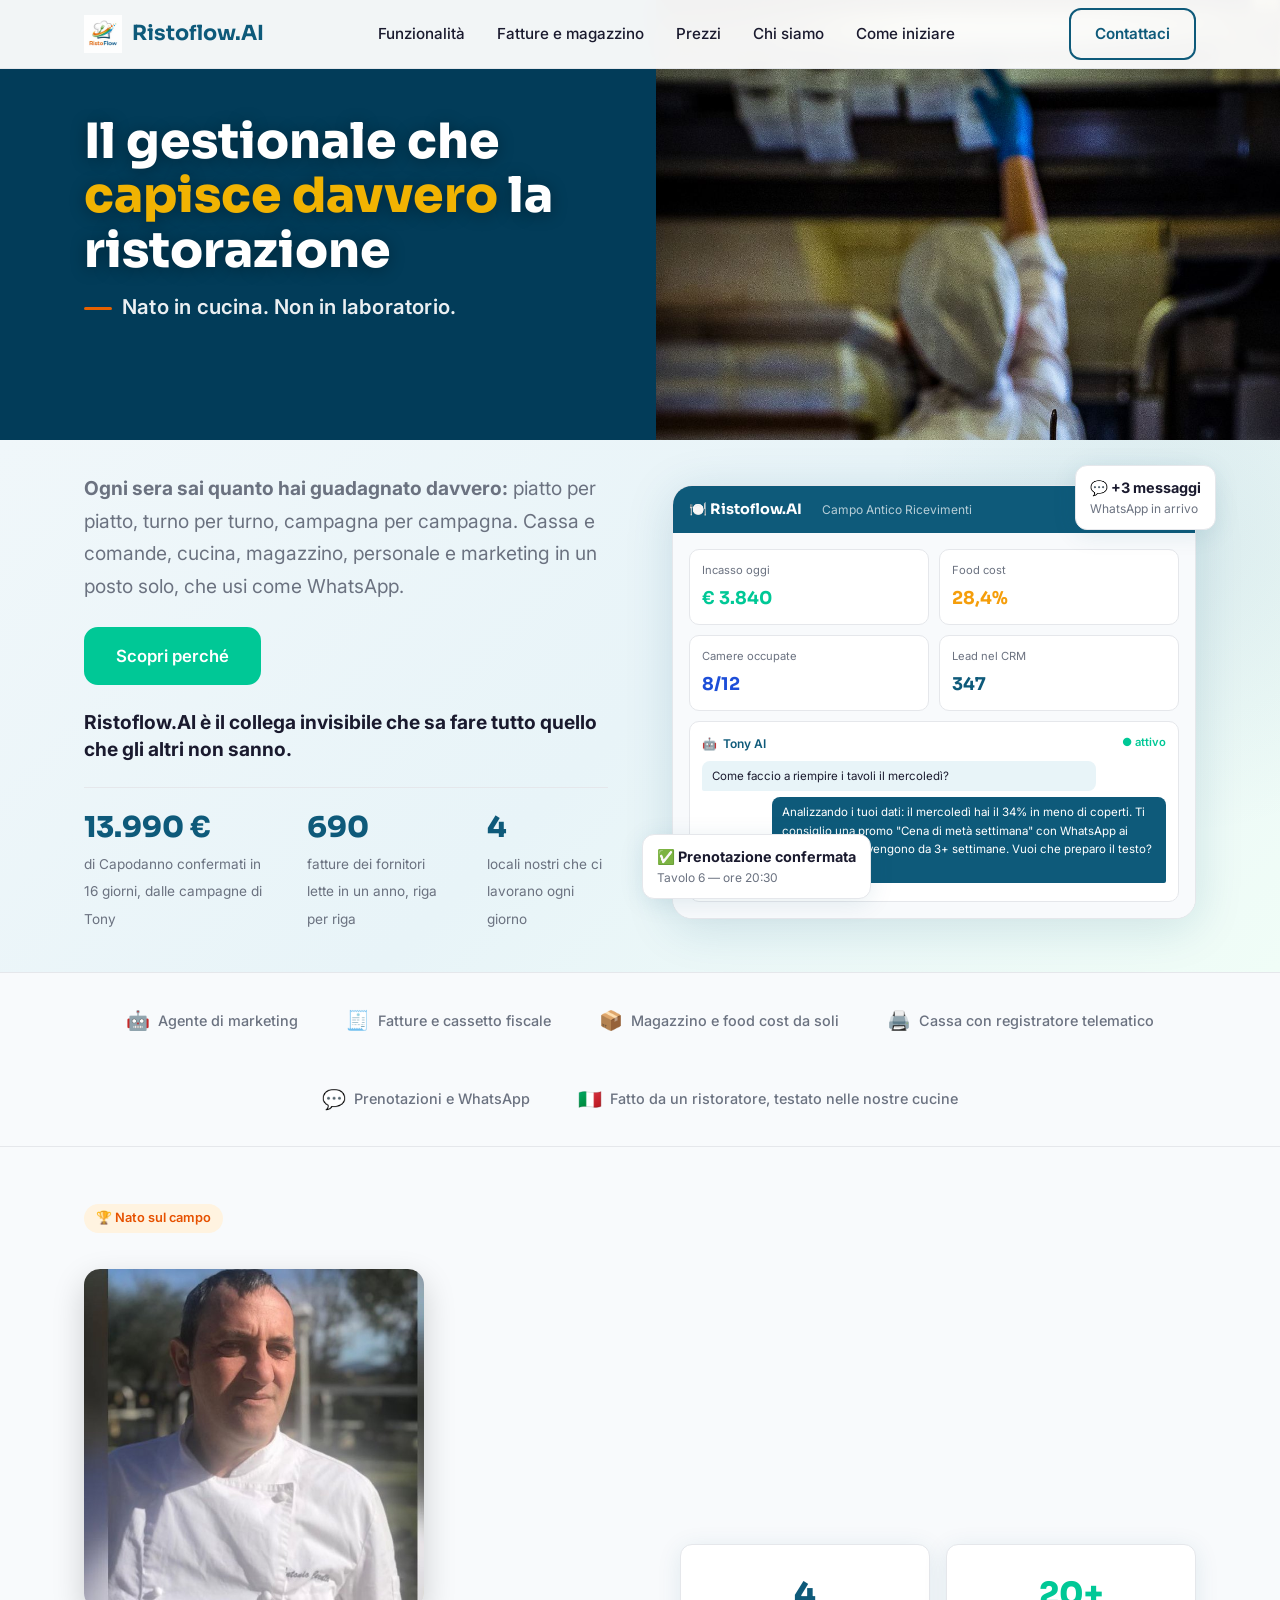
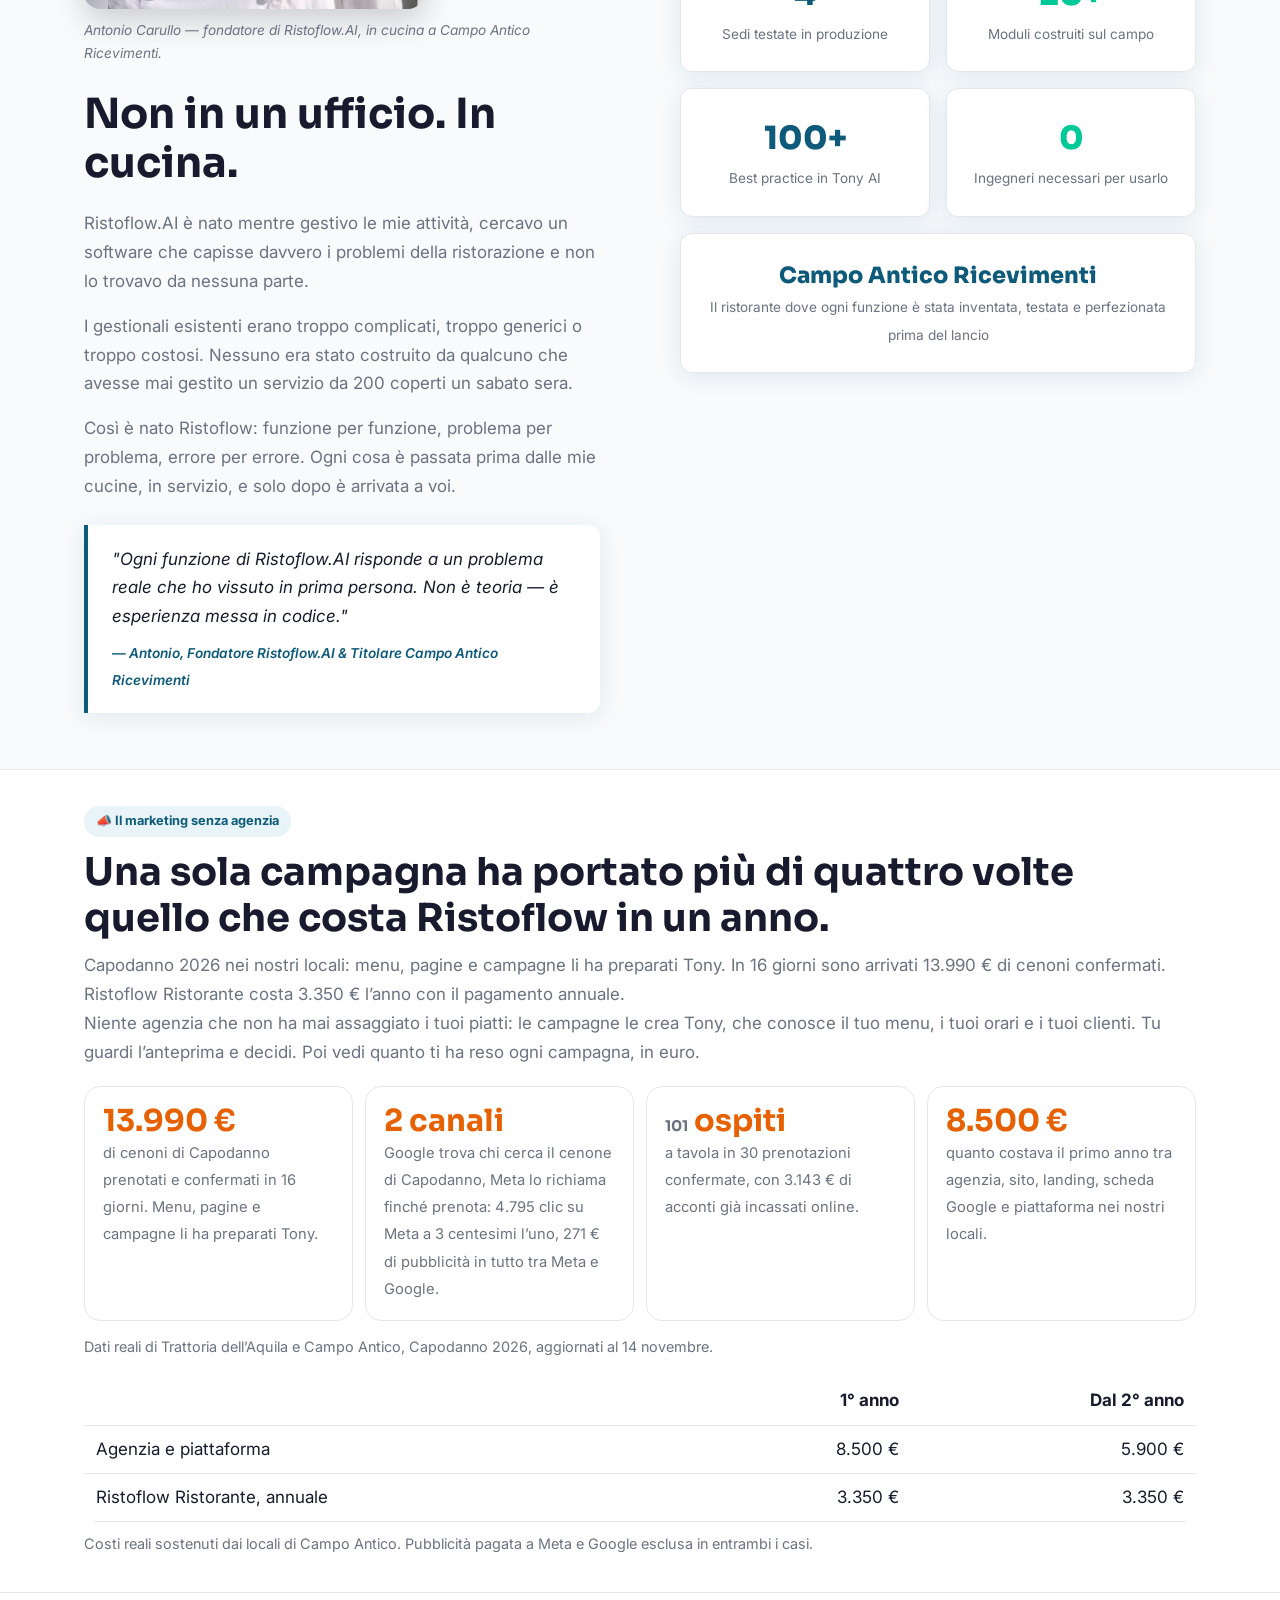
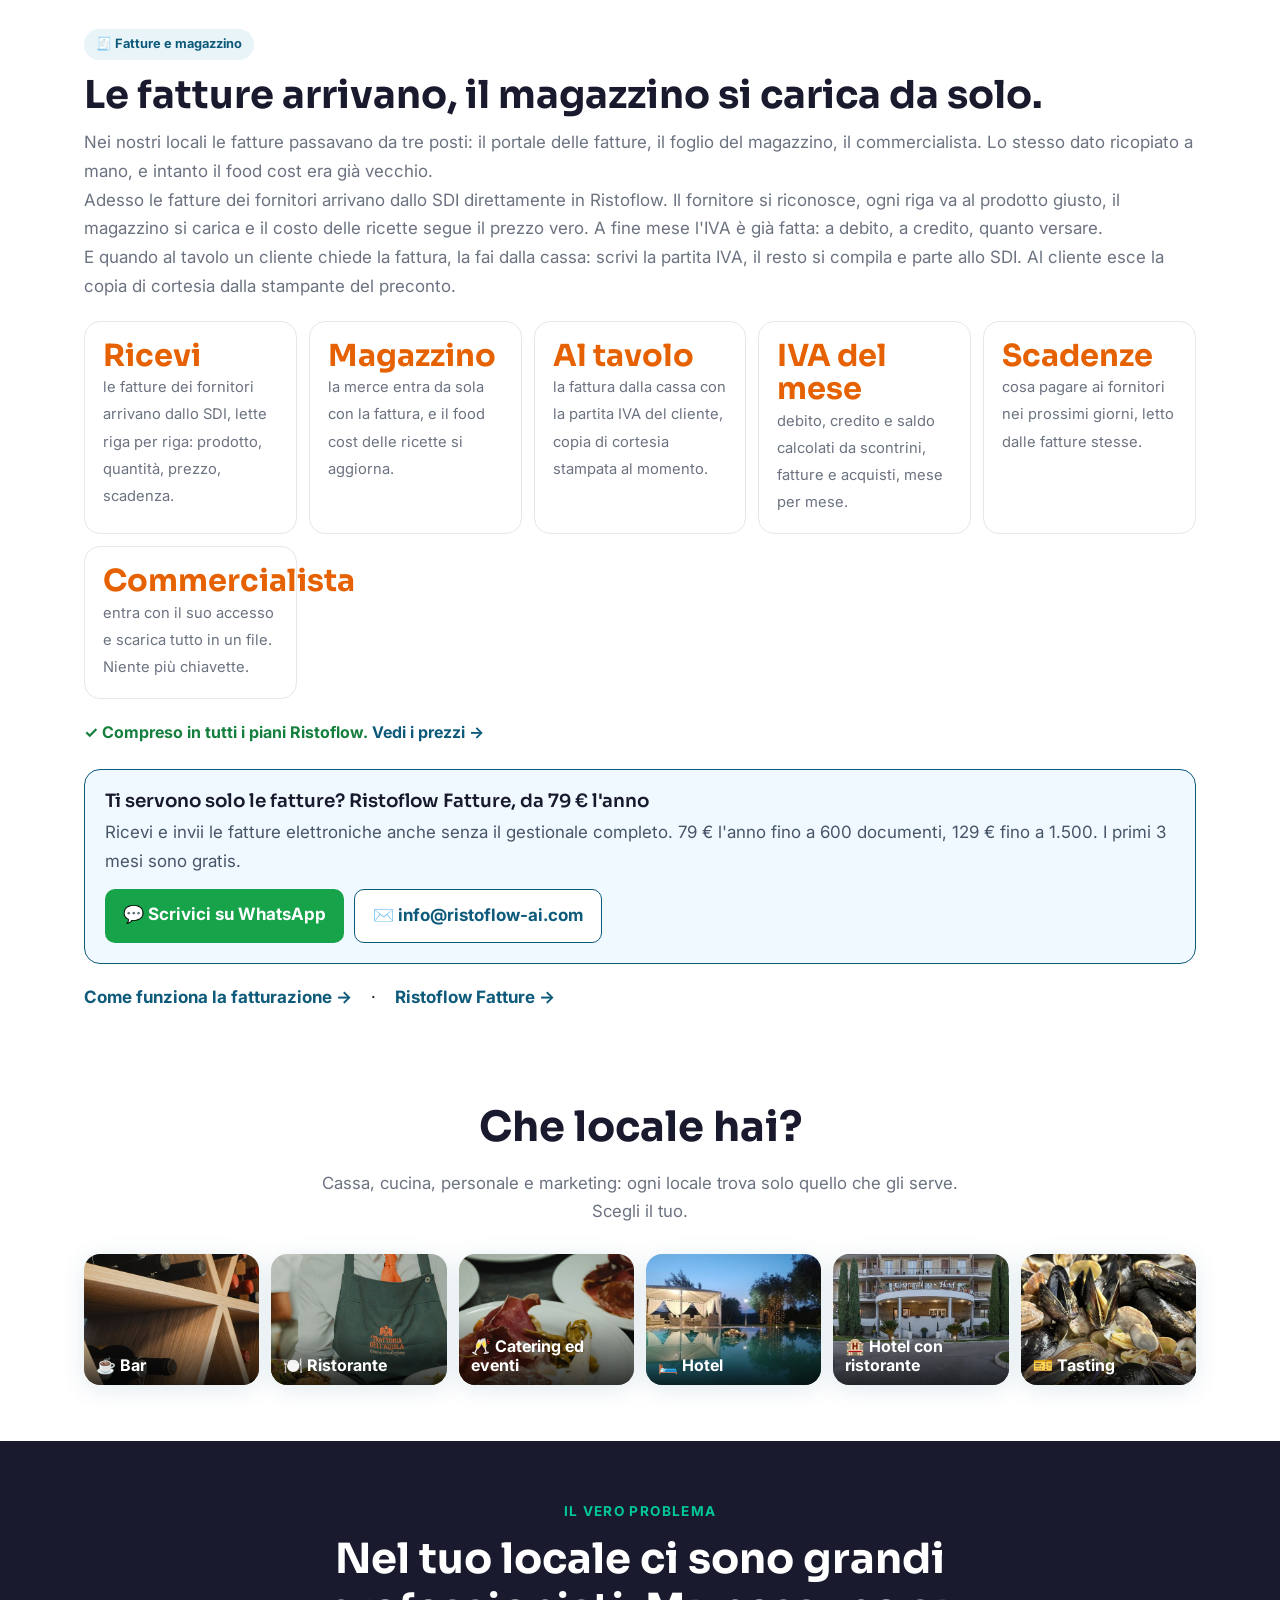
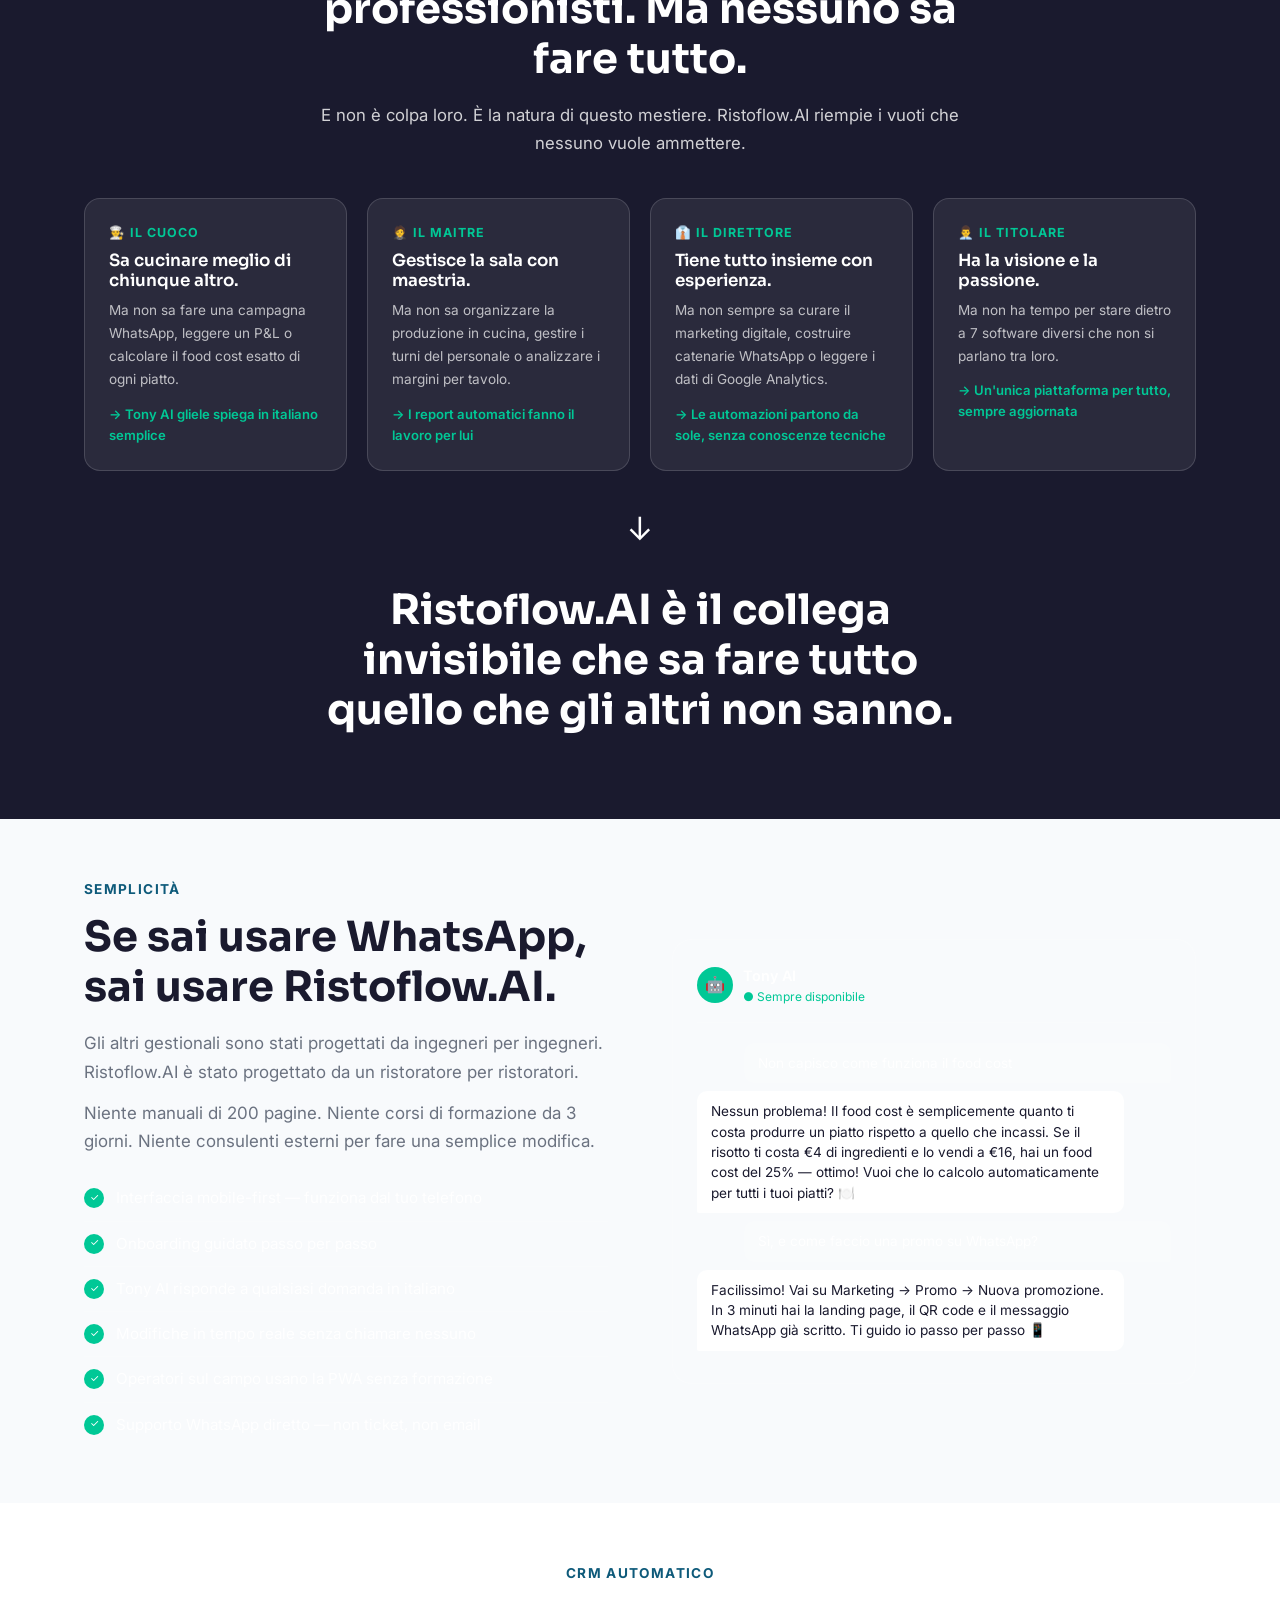
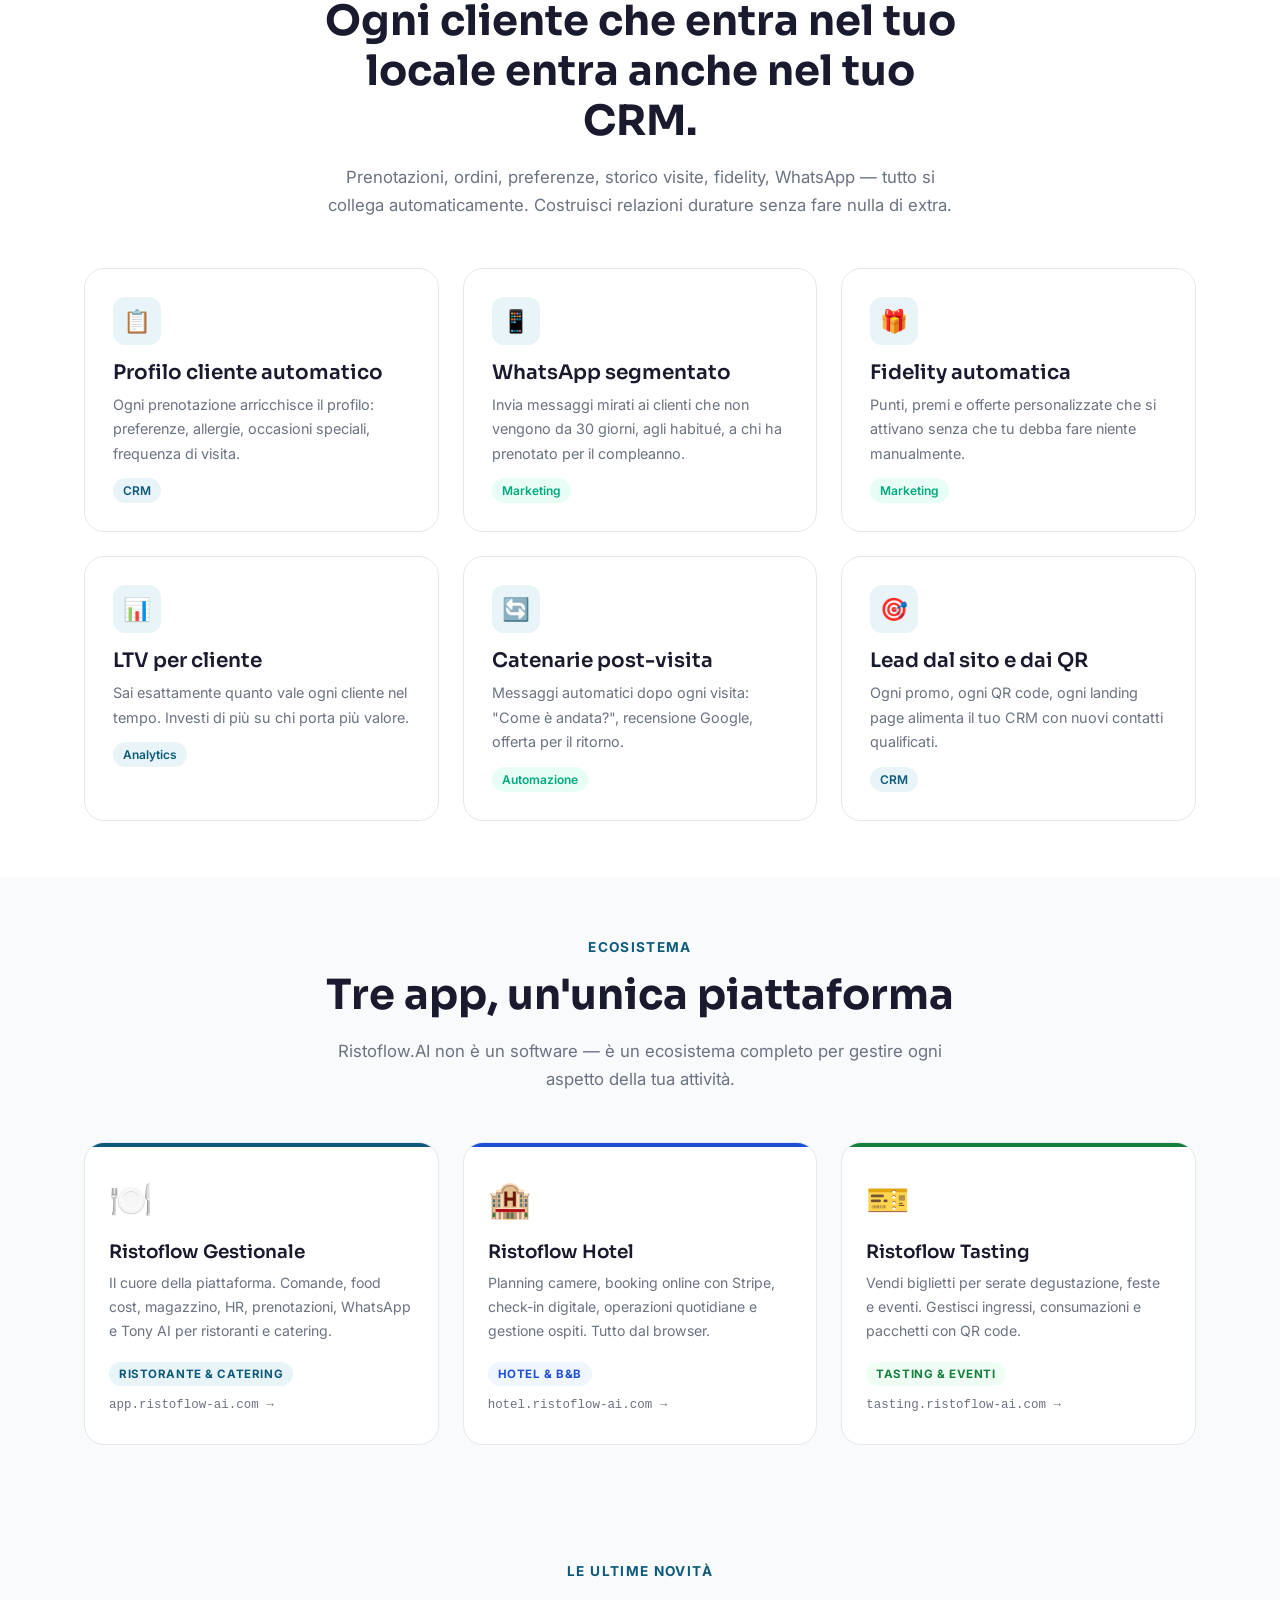
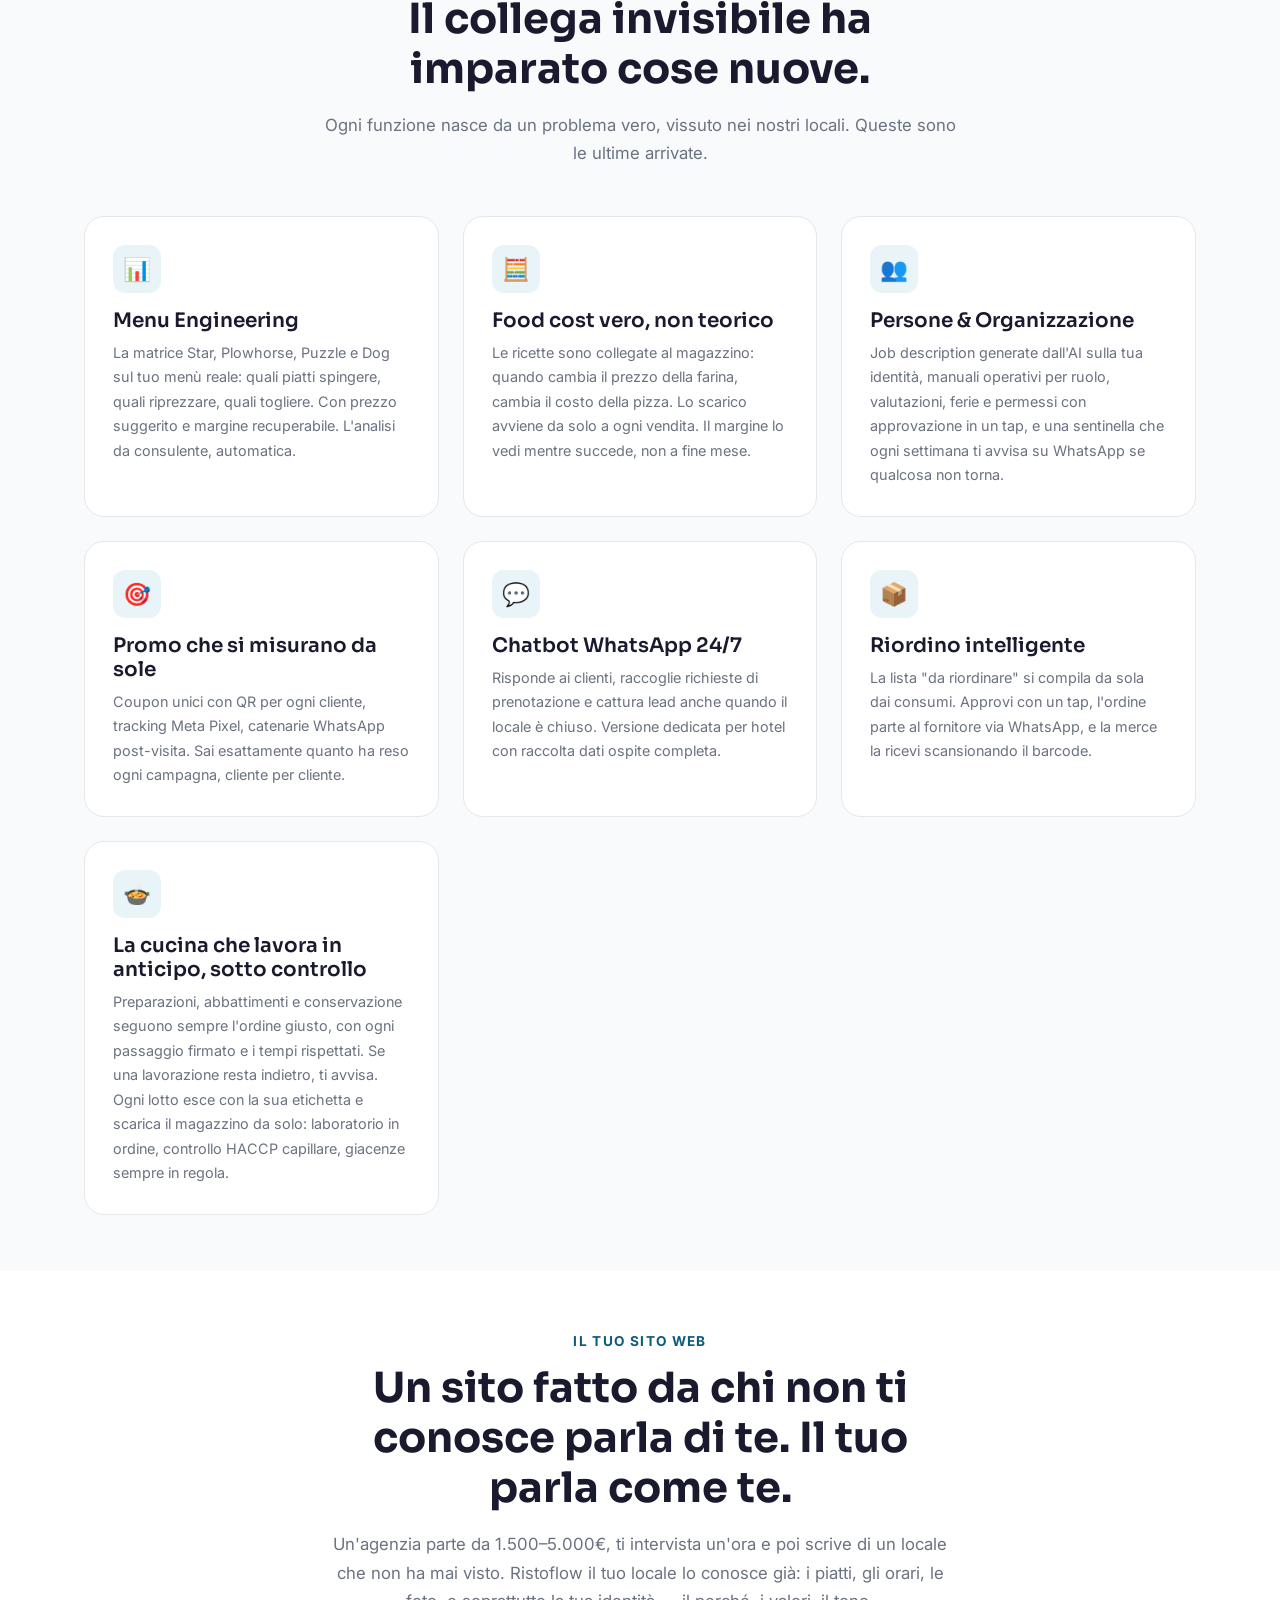
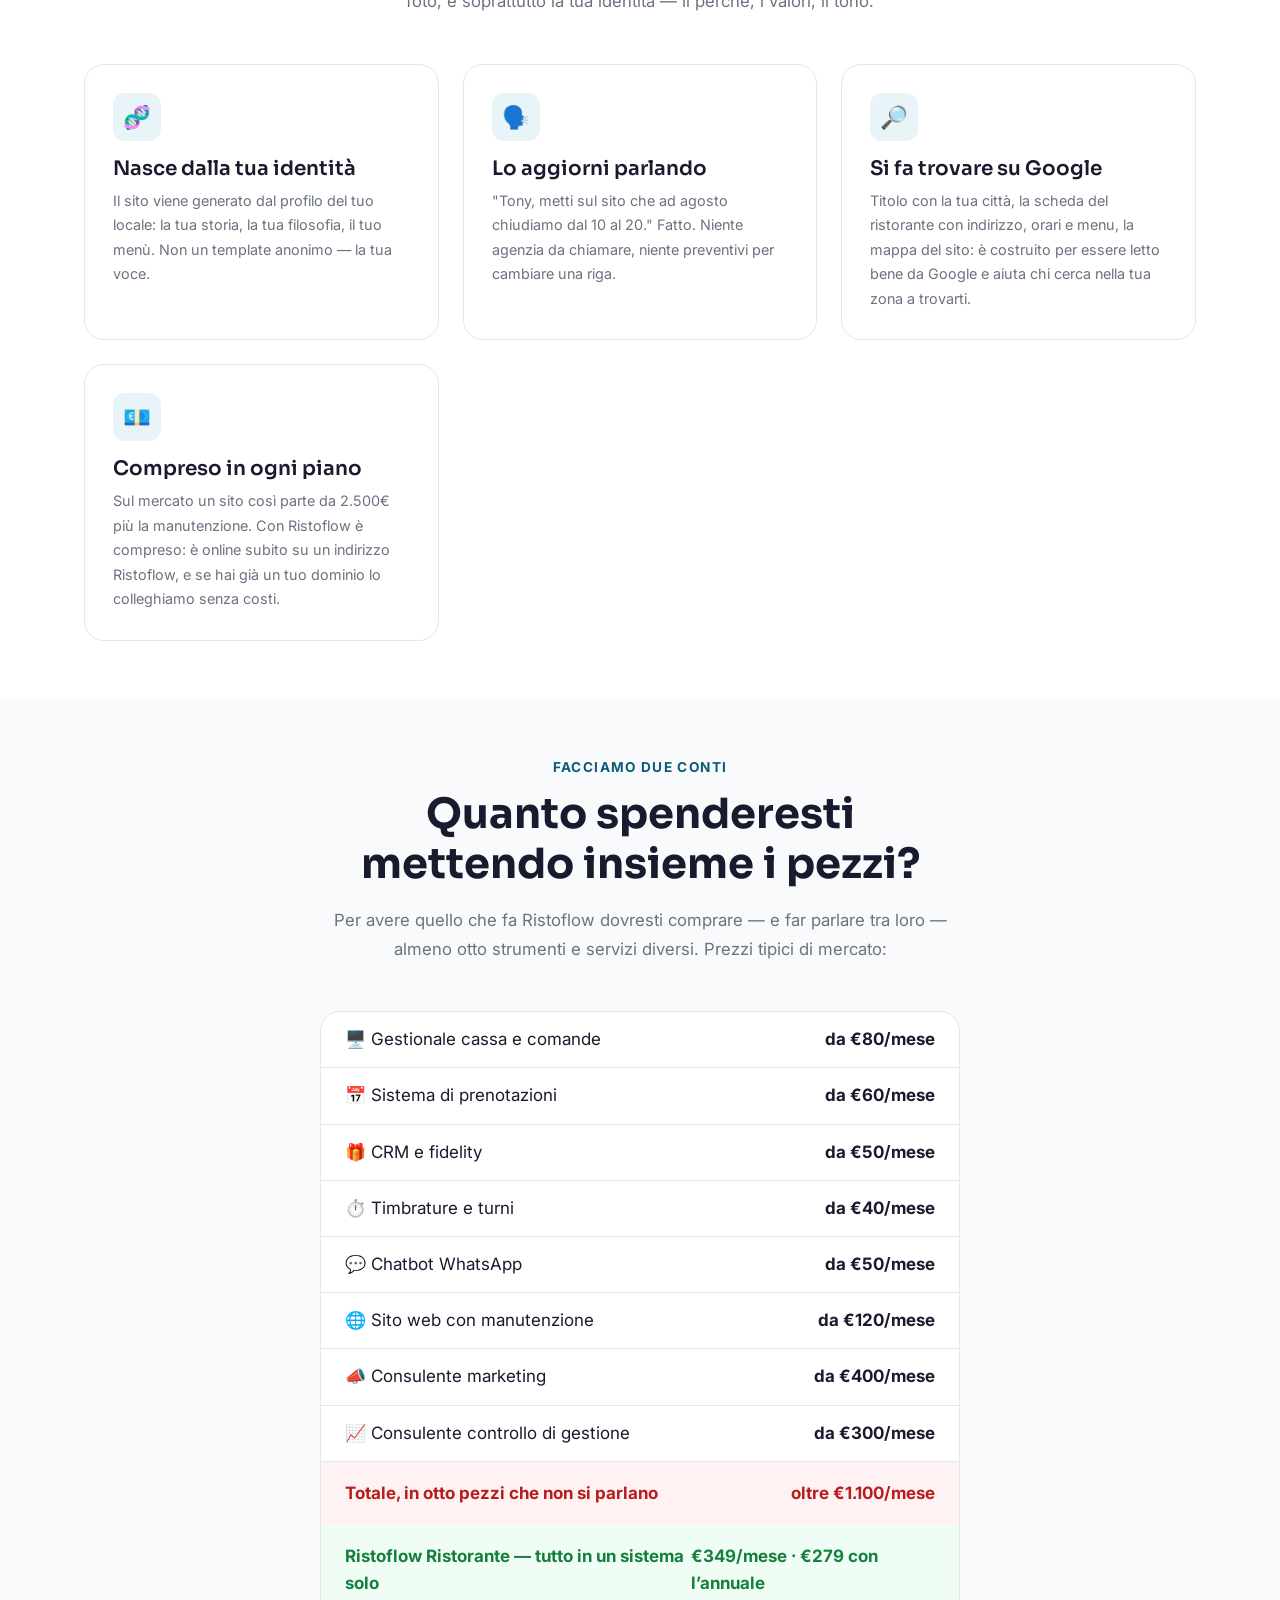
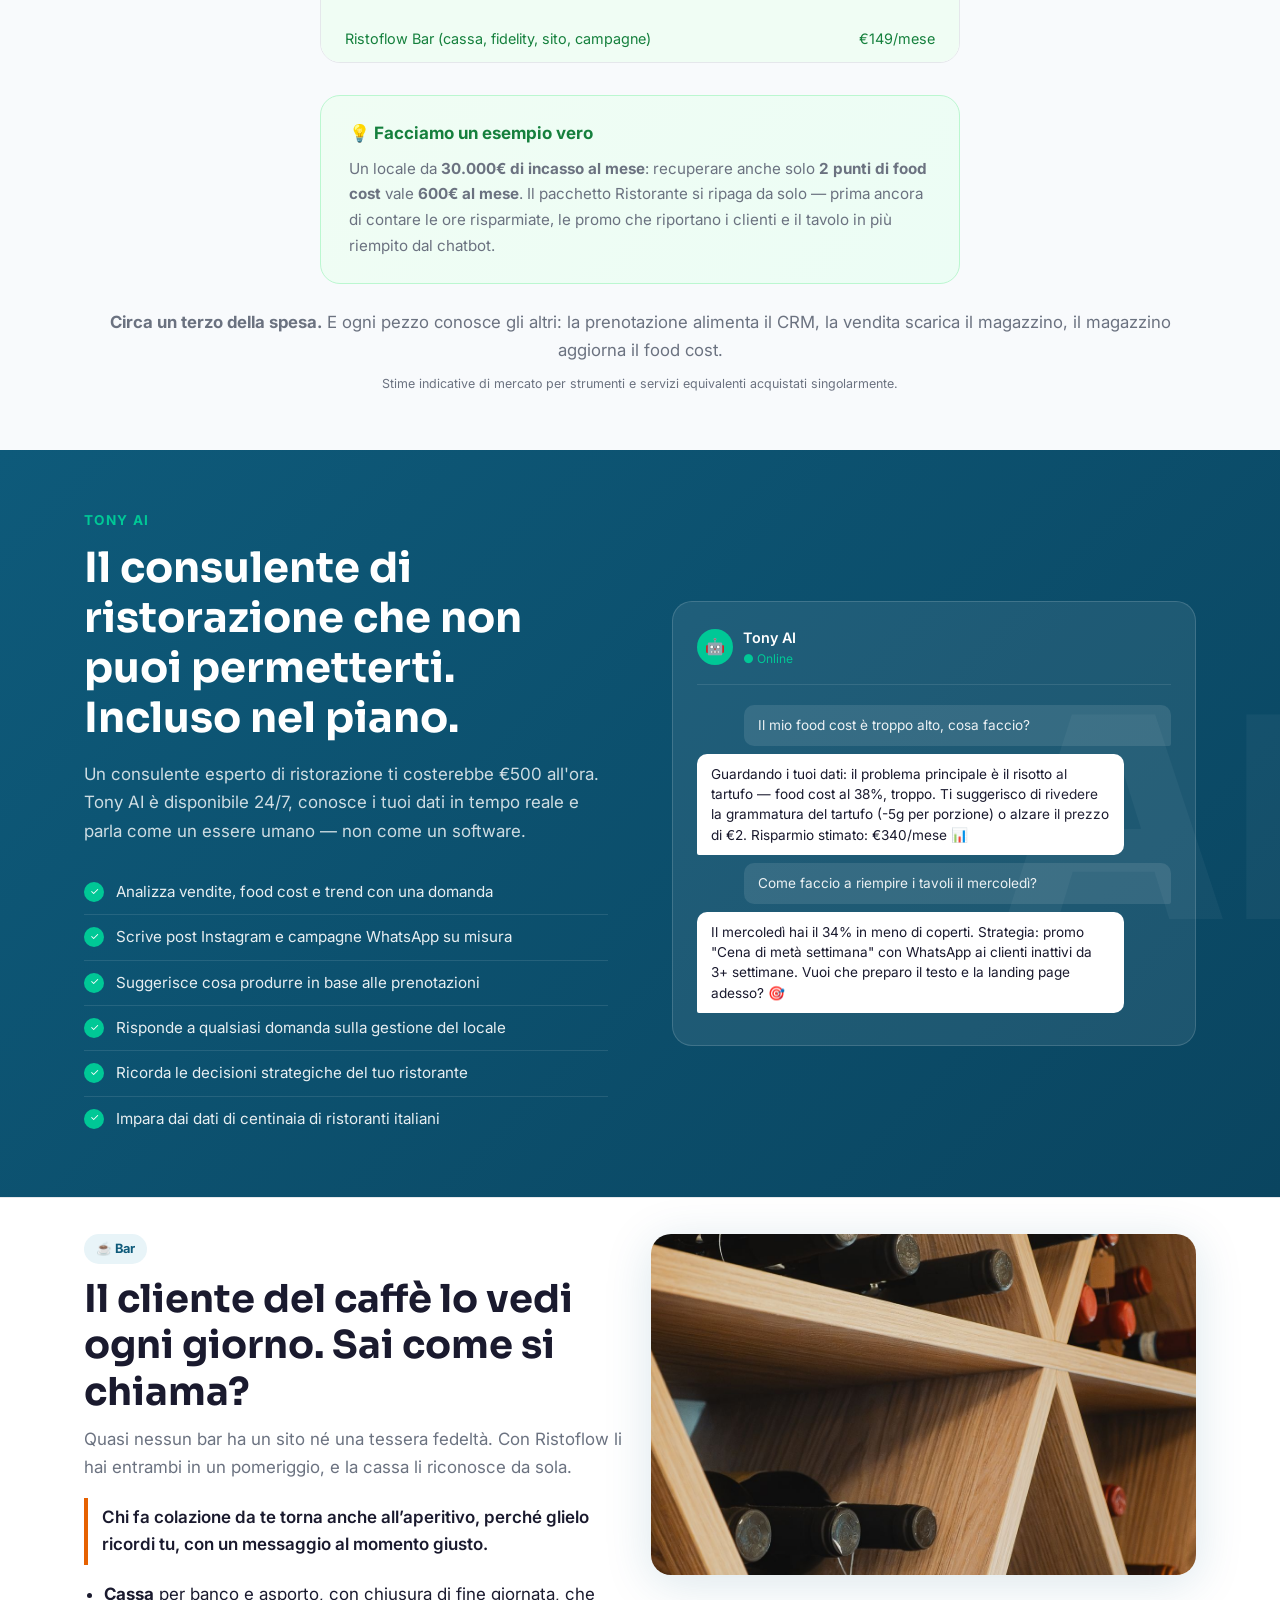
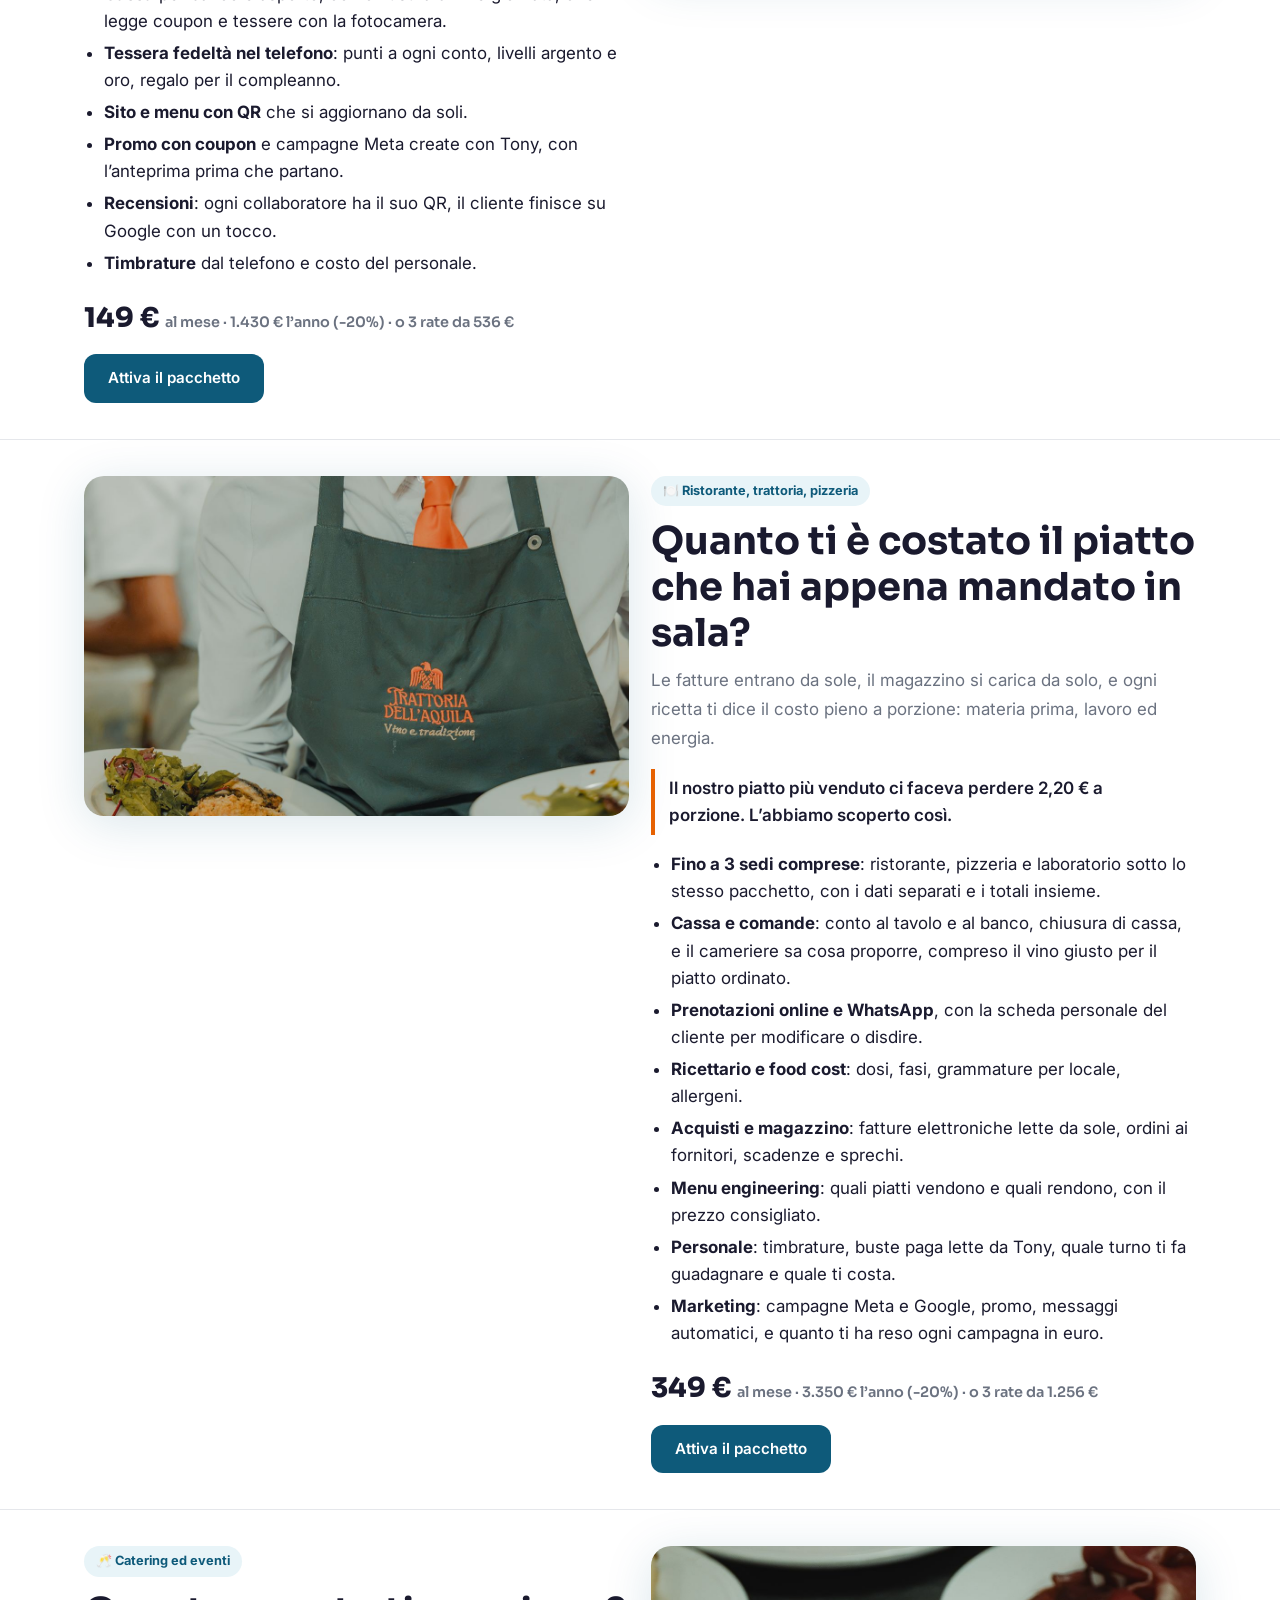
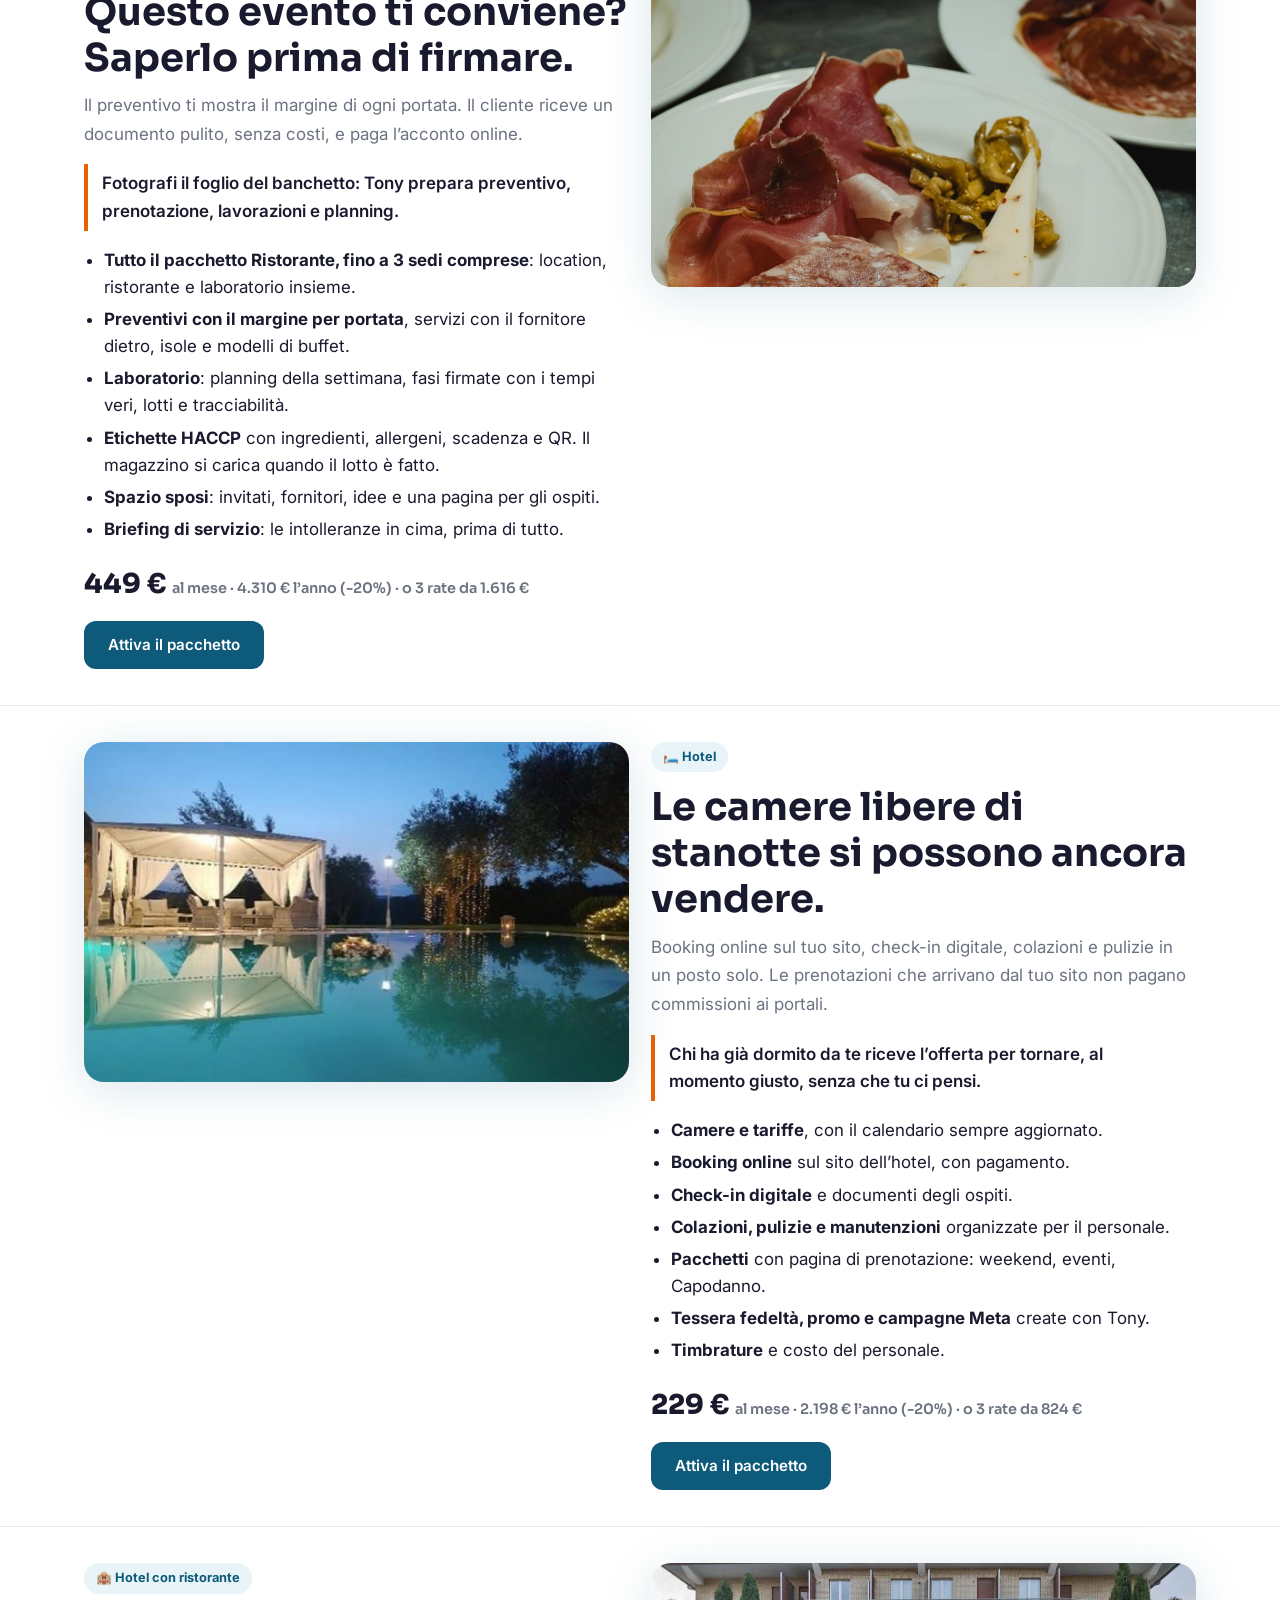
<file: index.html>
<!DOCTYPE html>
<html lang="it">
<head>
  <meta charset="UTF-8">
  <meta name="viewport" content="width=device-width, initial-scale=1.0">
  <title>Ristoflow.AI — Il gestionale che capisce la ristorazione</title>
  <meta name="description" content="Nato in cucina, non in laboratorio. Ristoflow.AI colma il gap di competenze tra cuoco, maitre e direttore — semplice da usare, potente come un team di consulenti.">
  <link rel="icon" href="img/logo.png">
  <link rel="stylesheet" href="css/style.css">
  <style>
    .ecosystem-grid {
      display: grid;
      grid-template-columns: repeat(auto-fit, minmax(260px, 1fr));
      gap: 24px; margin-top: 48px;
    }
    .eco-card {
      background: white; border: 1.5px solid var(--border);
      border-radius: var(--radius-lg); padding: 28px 24px;
      transition: transform 0.2s, box-shadow 0.2s;
      position: relative; overflow: hidden;
      text-decoration: none; color: inherit; display: block;
      cursor: pointer;
    }
    .eco-card:hover { transform: translateY(-4px); box-shadow: var(--shadow-lg); }
    .eco-card::before {
      content: ''; position: absolute; top: 0; left: 0; right: 0; height: 4px;
    }
    .eco-card.ristorante::before { background: var(--primary); }
    .eco-card.hotel::before { background: #1d4ed8; }
    .eco-card.tasting::before { background: #15803d; }
    .eco-card.book::before { background: linear-gradient(90deg, #0E5A7A, #0d7a5a, #c2410c); }
    .eco-icon { font-size: 2.2rem; margin-bottom: 14px; }
    .eco-card h3 { margin-bottom: 8px; font-size: 1.15rem; }
    .eco-card p { font-size: 0.88rem; margin-bottom: 16px; }
    .eco-tag {
      display: inline-block; font-size: 0.72rem; font-weight: 700;
      padding: 3px 10px; border-radius: 999px;
      text-transform: uppercase; letter-spacing: 0.05em;
    }
    .eco-card.ristorante .eco-tag { background: var(--primary-light); color: var(--primary); }
    .eco-card.hotel .eco-tag { background: #eff6ff; color: #1d4ed8; }
    .eco-card.tasting .eco-tag { background: #f0fdf4; color: #15803d; }
    .eco-card.book .eco-tag { background: #fef3c7; color: #92400e; }
    .eco-url { font-size: 0.78rem; color: var(--text-light); margin-top: 10px; font-family: monospace; }

    /* Gap cards */
    .gap-grid {
      display: grid;
      grid-template-columns: repeat(auto-fit, minmax(220px, 1fr));
      gap: 20px; margin-top: 40px;
    }
    .gap-card {
      background: rgba(255,255,255,0.07);
      border: 1px solid rgba(255,255,255,0.15);
      border-radius: 16px; padding: 24px;
    }
    .gap-card .role { font-size: 0.78rem; font-weight: 700; text-transform: uppercase; letter-spacing: 0.08em; color: #00c896; margin-bottom: 8px; }
    .gap-card h3 { font-size: 1.05rem; color: white; margin-bottom: 8px; }
    .gap-card p { font-size: 0.85rem; color: rgba(255,255,255,0.7); margin-bottom: 12px; }
    .gap-card .solution { font-size: 0.82rem; color: #00c896; font-weight: 600; }
  </style>

<style>
/* Sezioni per tipologia di locale (novembre 2026) */
.tl-scelta{display:grid;grid-template-columns:repeat(auto-fit,minmax(150px,1fr));gap:12px;margin-top:24px}
.tl-btn{position:relative;display:block;border-radius:16px;overflow:hidden;aspect-ratio:4/3;box-shadow:0 4px 24px rgba(14,90,122,.12);text-decoration:none}
.tl-btn img{width:100%;height:100%;object-fit:cover;display:block;transition:transform .3s}
.tl-btn:hover img{transform:scale(1.05)}
.tl-btn span{position:absolute;left:0;right:0;bottom:0;padding:22px 12px 10px;background:linear-gradient(transparent,rgba(0,0,0,.75));color:#fff;font-weight:700;font-size:1rem;line-height:1.2}
.tl-sez{padding:56px 0;border-top:1px solid #e5e7eb;scroll-margin-top:80px}
.tl-griglia{display:grid;grid-template-columns:1fr;gap:28px;align-items:start}
@media (min-width:860px){.tl-griglia{grid-template-columns:1fr 1fr}.tl-sez:nth-of-type(even) .tl-foto{order:2}}
.tl-foto img{width:100%;border-radius:20px;display:block;box-shadow:0 8px 48px rgba(14,90,122,.15)}
.tl-tag{display:inline-block;font-size:.8rem;font-weight:700;padding:5px 12px;border-radius:999px;background:#e8f4f8;color:#0E5A7A}
.tl-sez h2{margin:12px 0 10px}
.tl-des{border-left:4px solid #E66101;padding:6px 14px;margin:16px 0;font-weight:600}
.tl-lista{margin:12px 0 0;padding-left:20px}.tl-lista li{margin:7px 0}
.tl-azione{display:flex;flex-wrap:wrap;gap:14px;align-items:center;margin-top:20px}
.tl-prezzo{font-family:Sora,sans-serif;font-size:1.7rem;font-weight:800}.tl-prezzo small{font-size:.9rem;font-weight:600;color:#6b7280}
.tl-prove{display:grid;grid-template-columns:repeat(auto-fit,minmax(200px,1fr));gap:12px;margin:20px 0}
.tl-prova{background:#fff;border:1px solid #e5e7eb;border-radius:16px;padding:18px}
.tl-prova b{display:block;font-family:Sora,sans-serif;font-size:1.9rem;color:#E66101;line-height:1.1}
.tl-prova span{color:#6b7280;font-size:.92rem}
.tl-tab{overflow-x:auto}.tl-tab table{border-collapse:collapse;width:100%;min-width:420px;background:#fff;border-radius:14px;overflow:hidden}
.tl-tab th,.tl-tab td{padding:10px 12px;border-bottom:1px solid #e5e7eb;text-align:right}.tl-tab th:first-child,.tl-tab td:first-child{text-align:left}
/* Testata: sul computer titolo a sinistra e foto intera a destra; sul telefono foto con titolo sopra */
.tl-testata{position:relative;background:#023C59;overflow:hidden}
.tl-testata img{display:block;width:100%;object-fit:cover;object-position:center 25%}
.tl-testo h1{color:#fff;margin:0;font-size:clamp(1.7rem,3.8vw,3.1rem);line-height:1.12;text-shadow:0 2px 16px rgba(0,0,0,.35)}
.tl-testo h1 span{color:#F1B302}
.tl-payoff{margin:12px 0 0;color:rgba(255,255,255,.92);font-size:clamp(1.05rem,1.6vw,1.3rem);font-weight:600;letter-spacing:.01em}
.tl-payoff::before{content:"";display:inline-block;width:28px;height:3px;background:#E66101;vertical-align:middle;margin-right:10px;border-radius:2px}
@media (min-width:861px){
  .tl-testata{display:grid;grid-template-columns:1.05fr 1fr;height:440px}
  .tl-foto-t{order:2;height:440px}.tl-testata img{height:440px}
  .tl-testo{display:flex;align-items:center;padding:0 48px 0 max(24px,calc((100vw - 1160px)/2 + 24px))}
}
@media (max-width:860px){
  .tl-testata img{aspect-ratio:4/3;height:auto}
  .tl-foto-t::after{content:"";position:absolute;inset:0;background:linear-gradient(180deg,rgba(2,38,57,0) 30%,rgba(2,38,57,.9) 100%)}
  .tl-testo{position:absolute;left:0;right:0;bottom:0;z-index:2;padding:0 20px 16px}
}
.tl-prezzi{display:grid;grid-template-columns:repeat(auto-fit,minmax(170px,1fr));gap:12px;max-width:1000px;margin:0 auto}
.tl-prezzo-card{display:flex;flex-direction:column;gap:4px;background:#fff;border:1.5px solid #e5e7eb;border-radius:16px;padding:16px;text-decoration:none;color:#1a1a2e;box-shadow:0 4px 18px rgba(14,90,122,.06)}
.tl-prezzo-card:hover{border-color:#0E5A7A}
.tl-pc-nome{font-weight:700}.tl-pc-prezzo{font-family:Sora,sans-serif;font-size:1.7rem;font-weight:800;color:#0E5A7A}.tl-pc-prezzo small{font-size:.85rem;color:#6b7280;font-weight:600}
.tl-pc-anno{font-size:.9rem;color:#6b7280}.tl-pc-vai{margin-top:6px;font-size:.9rem;font-weight:700;color:#E66101}
/* caratteri piu grandi, meno spazio */
body{font-size:17px}
p{font-size:1.06rem}
h2{font-size:clamp(1.8rem,3.4vw,2.6rem)}
.section{padding:56px 0 !important}
.section-header{margin-bottom:28px !important}
.hero{padding-top:32px !important;padding-bottom:40px !important}
.hero p{font-size:1.2rem !important;margin-bottom:24px !important;max-width:560px}
.hero-stats{margin-top:24px !important;padding-top:16px !important}
.tl-sez{padding:36px 0 !important}
.tl-griglia{gap:22px !important}
.tl-lista li{margin:5px 0 !important;font-size:1.06rem}
.tl-sez h2{font-size:clamp(1.7rem,3.2vw,2.4rem)}
@media (max-width:768px){.section{padding:40px 0 !important}.tl-sez{padding:28px 0 !important}.hero{padding-bottom:28px !important}}
/* telefono: meno spazio vuoto (11/11/2026) */
@media (max-width:768px){
  .hero-stats{flex-direction:row !important;gap:8px !important;margin-top:16px !important;padding-top:12px !important}
  .hero-stat{flex:1;text-align:center}
  .hero-stat strong{font-size:1.5rem}
  .hero-stat span{display:block;font-size:.78rem;line-height:1.25}
  .trust-bar{padding:14px 0 !important}
  .trust-inner{display:grid !important;grid-template-columns:1fr 1fr;gap:8px 12px !important;justify-items:start}
  .trust-item{font-size:.82rem !important;line-height:1.25;gap:6px !important}
  .trust-icon{font-size:1rem}
  .story-visual{gap:8px !important}
  .story-stat-card{padding:12px 10px !important}
  .story-stat-card strong{font-size:1.5rem !important}
  .story-stat-card span{display:block;font-size:.78rem;line-height:1.25}
  .story-stat-card.full strong{font-size:1.1rem !important}
  .tl-prove{grid-template-columns:1fr 1fr !important;gap:8px !important}
  .tl-prova{padding:12px !important}
  .tl-prova b{font-size:1.35rem !important}
  .tl-prova span{display:block;font-size:.8rem !important;line-height:1.3}
  .tl-tab table{min-width:0 !important;font-size:.85rem}
  .tl-tab th,.tl-tab td{padding:8px 6px !important;line-height:1.3}
  .tl-tab td:first-child{width:46%}
}
</style>
</head>
<body>

<nav class="navbar">
  <div class="container">
    <div class="nav-inner">
      <a href="index.html" class="nav-logo">
        <img src="img/logo.png" alt="Ristoflow.AI">Ristoflow.AI
      </a>
      <ul class="nav-links">
        <li><a href="funzionalita.html">Funzionalità</a></li>
        <li><a href="#fatture-nel-gestionale">Fatture e magazzino</a></li>
        <li><a href="prezzi.html">Prezzi</a></li>
        <li><a href="chi-siamo.html">Chi siamo</a></li>
        <li><a href="come-iniziare.html">Come iniziare</a></li>
      </ul>
      <div class="nav-cta">
        <a href="mailto:info@ristoflow-ai.com" class="btn btn-outline">Contattaci</a>
        <!-- prova gratis sospesa fino alla presentazione del 18 gennaio (11/11/2026) -->
      </div>
      <button class="nav-toggle" aria-label="Menu">
        <svg width="24" height="24" fill="none" stroke="currentColor" stroke-width="2">
          <line x1="3" y1="12" x2="21" y2="12"/>
          <line x1="3" y1="6" x2="21" y2="6"/>
          <line x1="3" y1="18" x2="21" y2="18"/>
        </svg>
      </button>
    </div>
  </div>
</nav>

<!-- HERO -->
<div class="tl-testata"><div class="tl-foto-t"><img src="img/hero-cucina-verticale.jpg" alt="In cucina alla Trattoria dell’Aquila: si stacca la comanda"></div><div class="tl-testo"><div><h1>Il gestionale che <span>capisce davvero</span> la ristorazione</h1><p class="tl-payoff">Nato in cucina. Non in laboratorio.</p></div></div></div>
<section class="hero">
  <div class="container">
    <div class="hero-inner">
      <div class="hero-content">
        <p><b>Ogni sera sai quanto hai guadagnato davvero:</b> piatto per piatto, turno per turno, campagna per campagna. Cassa e comande, cucina, magazzino, personale e marketing in un posto solo, che usi come WhatsApp.</p>
        <div class="hero-actions">
          <!-- prova gratis 14 giorni sospesa (11/11/2026) -->
          <a href="#perche" class="btn btn-accent btn-lg">Scopri perché</a>
        </div>
        <p class="hero-tagline" style="margin-top:24px;font-size:1.25rem;font-weight:700;line-height:1.4;color:var(--text);max-width:640px;">Ristoflow.AI è il collega invisibile che sa fare tutto quello che gli altri non sanno.</p>
        <div class="hero-stats">
          <div class="hero-stat">
            <strong data-cap="valore">13.990 €</strong>
            <span>di Capodanno confermati in <span data-cap="giorni">16</span> giorni, dalle campagne di Tony</span>
          </div>
          <div class="hero-stat">
            <strong>690</strong>
            <span>fatture dei fornitori lette in un anno, riga per riga</span>
          </div>
          <div class="hero-stat">
            <strong>4</strong>
            <span>locali nostri che ci lavorano ogni giorno</span>
          </div>
        </div>
      </div>

      <div class="hero-visual">
        <div style="position:relative;">
          <div class="app-mockup">
            <div class="mockup-topbar">
              <div class="mockup-topbar-logo">🍽️ Ristoflow.AI</div>
              <div style="color:rgba(255,255,255,0.7);font-size:0.75rem;margin-left:8px;">Campo Antico Ricevimenti</div>
              <div class="mockup-dots"><span></span><span></span><span></span></div>
            </div>
            <div class="mockup-body">
              <div class="mockup-grid">
                <div class="mockup-card">
                  <div class="mockup-card-label">Incasso oggi</div>
                  <div class="mockup-card-value mockup-card-accent">€ 3.840</div>
                </div>
                <div class="mockup-card">
                  <div class="mockup-card-label">Food cost</div>
                  <div class="mockup-card-value" style="color:#f59e0b;">28,4%</div>
                </div>
                <div class="mockup-card">
                  <div class="mockup-card-label">Camere occupate</div>
                  <div class="mockup-card-value" style="color:#1d4ed8;">8/12</div>
                </div>
                <div class="mockup-card">
                  <div class="mockup-card-label">Lead nel CRM</div>
                  <div class="mockup-card-value mockup-card-primary">347</div>
                </div>
              </div>
              <div class="mockup-chat">
                <div class="mockup-chat-header">
                  <span>🤖</span> Tony AI
                  <span style="margin-left:auto;color:#00c896;font-size:0.7rem;">● attivo</span>
                </div>
                <div class="mockup-msg mockup-msg-in">Come faccio a riempire i tavoli il mercoledì?</div>
                <div class="mockup-msg mockup-msg-out">Analizzando i tuoi dati: il mercoledì hai il 34% in meno di coperti. Ti consiglio una promo "Cena di metà settimana" con WhatsApp ai clienti che non vengono da 3+ settimane. Vuoi che preparo il testo? 📱</div>
              </div>
            </div>
          </div>
          <div class="mockup-float mockup-float-1">
            <strong>💬 +3 messaggi</strong>
            <span>WhatsApp in arrivo</span>
          </div>
          <div class="mockup-float mockup-float-2">
            <strong>✅ Prenotazione confermata</strong>
            <span>Tavolo 6 — ore 20:30</span>
          </div>
        </div>
      </div>
    </div>
  </div>
</section>

<!-- TRUST BAR -->
<div class="trust-bar">
  <div class="container">
    <div class="trust-inner">
      <div class="trust-item"><span class="trust-icon">🤖</span> Agente di marketing</div>
      <div class="trust-item"><span class="trust-icon">🧾</span> Fatture e cassetto fiscale</div>
      <div class="trust-item"><span class="trust-icon">📦</span> Magazzino e food cost da soli</div>
      <div class="trust-item"><span class="trust-icon">🖨️</span> Cassa con registratore telematico</div>
      <div class="trust-item"><span class="trust-icon">💬</span> Prenotazioni e WhatsApp</div>
      <div class="trust-item"><span class="trust-icon">🇮🇹</span> Fatto da un ristoratore, testato nelle nostre cucine</div>
    </div>
  </div>
</div>

<!-- PERCHE — IL GAP DI COMPETENZE -->

<section class="section story-section">
  <div class="container">
    <div class="story-inner">
      <div>
        <span class="story-badge">🏆 Nato sul campo</span>
        <div style="margin:20px 0 24px;">
          <img src="img/antonio.jpg" alt="Antonio Carullo, fondatore di Ristoflow.AI e chef" style="width:100%;max-width:340px;border-radius:16px;box-shadow:0 12px 32px rgba(0,0,0,.18);display:block;">
          <p style="font-size:.85rem;color:var(--text-light);margin-top:10px;font-style:italic;">Antonio Carullo — fondatore di Ristoflow.AI, in cucina a Campo Antico Ricevimenti.</p>
        </div>
        <h2>Non in un ufficio. In cucina.</h2>
        <p>Ristoflow.AI è nato mentre gestivo le mie attività, cercavo un software che capisse davvero i problemi della ristorazione e non lo trovavo da nessuna parte.</p>
        <p>I gestionali esistenti erano troppo complicati, troppo generici o troppo costosi. Nessuno era stato costruito da qualcuno che avesse mai gestito un servizio da 200 coperti un sabato sera.</p>
        <p>Così è nato Ristoflow: funzione per funzione, problema per problema, errore per errore. Ogni cosa è passata prima dalle mie cucine, in servizio, e solo dopo è arrivata a voi.</p>
        <div class="story-quote">
          <p>"Ogni funzione di Ristoflow.AI risponde a un problema reale che ho vissuto in prima persona. Non è teoria — è esperienza messa in codice."</p>
          <cite>— Antonio, Fondatore Ristoflow.AI & Titolare Campo Antico Ricevimenti</cite>
        </div>
      </div>
      <div class="story-visual">
        <div class="story-stat-card">
          <strong>4</strong>
          <span>Sedi testate in produzione</span>
        </div>
        <div class="story-stat-card accent">
          <strong>20+</strong>
          <span>Moduli costruiti sul campo</span>
        </div>
        <div class="story-stat-card">
          <strong>100+</strong>
          <span>Best practice in Tony AI</span>
        </div>
        <div class="story-stat-card accent">
          <strong>0</strong>
          <span>Ingegneri necessari per usarlo</span>
        </div>
        <div class="story-stat-card full">
          <strong style="font-size:1.4rem;">Campo Antico Ricevimenti</strong>
          <span>Il ristorante dove ogni funzione è stata inventata, testata e perfezionata prima del lancio</span>
        </div>
      </div>
    </div>
  </div>
</section>

<section class="tl-sez" id="marketing-senza-agenzia">
  <div class="container">
    <div class="tl-griglia" style="grid-template-columns:1fr">
      <!-- foto della pasta tolta: qui andranno foto legate all'app (11/11/2026) -->
      <div>
        <span class="tl-tag">📣 Il marketing senza agenzia</span>
        <h2>Una sola campagna ha portato più di quattro volte quello che costa Ristoflow in un anno.</h2>
        <p>Capodanno 2026 nei nostri locali: menu, pagine e campagne li ha preparati Tony. In <span data-cap="giorni">16</span> giorni sono arrivati <span data-cap="valore">13.990 €</span> di cenoni confermati. Ristoflow Ristorante costa 3.350 € l’anno con il pagamento annuale.</p>
        <p>Niente agenzia che non ha mai assaggiato i tuoi piatti: le campagne le crea Tony, che conosce il tuo menu, i tuoi orari e i tuoi clienti. Tu guardi l’anteprima e decidi. Poi vedi quanto ti ha reso ogni campagna, in euro.</p>
      </div>
    </div>
    <div class="tl-prove">
      <div class="tl-prova"><b data-cap="valore">13.990 €</b><span>di cenoni di Capodanno prenotati e confermati in <span data-cap="giorni">16</span> giorni. Menu, pagine e campagne li ha preparati Tony.</span></div>
      <div class="tl-prova"><b>2 canali</b><span>Google trova chi cerca il cenone di Capodanno, Meta lo richiama finché prenota: <span data-cap="clic_meta">4.795</span> clic su Meta a <span data-cap="costo_clic">3 centesimi</span> l’uno, <span data-cap="spesa">271 €</span> di pubblicità in tutto tra Meta e Google.</span></div>
      <div class="tl-prova"><b><span data-cap="ospiti">101</span> ospiti</b><span>a tavola in <span data-cap="prenotazioni">30</span> prenotazioni confermate, con <span data-cap="acconti">3.143 €</span> di acconti già incassati online.</span></div>
      <div class="tl-prova"><b>8.500 €</b><span>quanto costava il primo anno tra agenzia, sito, landing, scheda Google e piattaforma nei nostri locali.</span></div>
    </div>
    <p style="color:#6b7280;font-size:.9rem;margin:-6px 0 18px;">Dati reali di Trattoria dell’Aquila e Campo Antico, Capodanno 2026, aggiornati al <span data-cap="aggiornato">14 novembre</span>.</p>
    <div class="tl-tab"><table>
      <tr><th></th><th>1° anno</th><th>Dal 2° anno</th></tr>
      <tr><td>Agenzia e piattaforma</td><td>8.500 €</td><td>5.900 €</td></tr>
      <tr><td>Ristoflow Ristorante, annuale</td><td>3.350 €</td><td>3.350 €</td></tr>
    </table></div>
    <p style="color:#6b7280;font-size:.9rem;margin-top:10px;">Costi reali sostenuti dai locali di Campo Antico. Pubblicità pagata a Meta e Google esclusa in entrambi i casi.</p>
  </div>
</section>

<!-- ══ FATTURE E MAGAZZINO (aggiornata 14/11/2026) ══ -->
<style>
.fm-compreso{margin-top:18px;font-size:1rem}.fm-compreso b{color:#15803d}
.fm-solo{margin-top:22px;border:1.5px solid #0E5A7A;border-radius:16px;padding:20px;background:#f0f9ff}
.fm-solo h3{margin:0 0 6px;font-size:1.15rem}.fm-solo p{margin:0 0 14px;color:#475569}
.fm-btns{display:flex;gap:10px;flex-wrap:wrap}
.fm-b{display:inline-block;padding:12px 18px;border-radius:10px;font-weight:700;text-decoration:none}
.fm-wa{background:#16a34a;color:#fff}.fm-wa:hover{color:#fff;filter:brightness(1.08)}
.fm-ml{background:#fff;border:1.5px solid #0E5A7A;color:#0E5A7A}
</style>
<section class="tl-sez" id="fatture-nel-gestionale">
  <div class="container">
    <div class="tl-griglia" style="grid-template-columns:1fr">
      <div>
        <span class="tl-tag">🧾 Fatture e magazzino</span>
        <h2>Le fatture arrivano, il magazzino si carica da solo.</h2>
        <p>Nei nostri locali le fatture passavano da tre posti: il portale delle fatture, il foglio del magazzino, il commercialista. Lo stesso dato ricopiato a mano, e intanto il food cost era già vecchio.</p>
        <p>Adesso le fatture dei fornitori arrivano dallo SDI direttamente in Ristoflow. Il fornitore si riconosce, ogni riga va al prodotto giusto, il magazzino si carica e il costo delle ricette segue il prezzo vero. A fine mese l'IVA è già fatta: a debito, a credito, quanto versare.</p>
        <p>E quando al tavolo un cliente chiede la fattura, la fai dalla cassa: scrivi la partita IVA, il resto si compila e parte allo SDI. Al cliente esce la copia di cortesia dalla stampante del preconto.</p>
      </div>
    </div>
    <div class="tl-prove">
      <div class="tl-prova"><b>Ricevi</b><span>le fatture dei fornitori arrivano dallo SDI, lette riga per riga: prodotto, quantità, prezzo, scadenza.</span></div>
      <div class="tl-prova"><b>Magazzino</b><span>la merce entra da sola con la fattura, e il food cost delle ricette si aggiorna.</span></div>
      <div class="tl-prova"><b>Al tavolo</b><span>la fattura dalla cassa con la partita IVA del cliente, copia di cortesia stampata al momento.</span></div>
      <div class="tl-prova"><b>IVA del mese</b><span>debito, credito e saldo calcolati da scontrini, fatture e acquisti, mese per mese.</span></div>
      <div class="tl-prova"><b>Scadenze</b><span>cosa pagare ai fornitori nei prossimi giorni, letto dalle fatture stesse.</span></div>
      <div class="tl-prova"><b>Commercialista</b><span>entra con il suo accesso e scarica tutto in un file. Niente più chiavette.</span></div>
    </div>
    <p class="fm-compreso"><b>✓ Compreso in tutti i piani Ristoflow.</b> <a href="#prezzi" style="font-weight:700;">Vedi i prezzi &rarr;</a></p>
    <div class="fm-solo">
      <h3>Ti servono solo le fatture? Ristoflow Fatture, da 79 € l'anno</h3>
      <p>Ricevi e invii le fatture elettroniche anche senza il gestionale completo. 79 € l'anno fino a 600 documenti, 129 € fino a 1.500. I primi 3 mesi sono gratis.</p>
      <div class="fm-btns">
        <a class="fm-b fm-wa rf-contatto" data-el="whatsapp_fatture" href="https://wa.me/393349487644?text=Ciao!%20Vorrei%20informazioni%20su%20Ristoflow%20Fatture" target="_blank" rel="noopener">💬 Scrivici su WhatsApp</a>
        <a class="fm-b fm-ml rf-contatto" data-el="mail_fatture" href="mailto:info@ristoflow-ai.com?subject=Informazioni%20Ristoflow%20Fatture">✉️ info@ristoflow-ai.com</a>
      </div>
    </div>
    <div class="tl-azione"><a href="lp/fatturazione.html" style="font-weight:700;">Come funziona la fatturazione &rarr;</a> &nbsp;·&nbsp; <a href="lp/fatture.html?utm_source=sito&amp;utm_campaign=home" style="font-weight:700;">Ristoflow Fatture &rarr;</a></div>
  </div>
</section>

<!-- ══ CHE LOCALE HAI? ══ -->
<section class="section" id="che-locale">
  <div class="container">
    <div class="section-header" style="text-align:center;">
      <h2>Che locale hai?</h2>
      <p>Cassa, cucina, personale e marketing: ogni locale trova solo quello che gli serve. Scegli il tuo.</p>
    </div>
    <div class="tl-scelta">
      <a class="tl-btn" href="#bar"><img src="img/tipo-bar.jpg" alt="Bar" loading="lazy"><span>☕ Bar</span></a>
      <a class="tl-btn" href="#ristorante"><img src="img/tipo-ristorante.jpg" alt="Ristorante, trattoria, pizzeria" loading="lazy"><span>🍽️ Ristorante</span></a>
      <a class="tl-btn" href="#catering"><img src="img/tipo-catering.jpg" alt="Catering ed eventi" loading="lazy"><span>🥂 Catering ed eventi</span></a>
      <a class="tl-btn" href="#solo-hotel"><img src="img/tipo-solo-hotel.jpg" alt="Hotel" loading="lazy"><span>🛏️ Hotel</span></a>
      <a class="tl-btn" href="#hotel"><img src="img/tipo-hotel.jpg" alt="Hotel con ristorante" loading="lazy"><span>🏨 Hotel con ristorante</span></a>
      <a class="tl-btn" href="#tasting"><img src="img/tipo-tasting.jpg" alt="Tasting, sagre e pro loco" loading="lazy"><span>🎫 Tasting</span></a>
    </div>
  </div>
</section>
<section class="section problem-section" id="perche">
  <div class="container">
    <div class="section-header" style="color:white;">
      <span class="section-eyebrow" style="color:#00c896;">Il vero problema</span>
      <h2>Nel tuo locale ci sono grandi professionisti. Ma nessuno sa fare tutto.</h2>
      <p style="color:rgba(255,255,255,0.8);">E non è colpa loro. È la natura di questo mestiere. Ristoflow.AI riempie i vuoti che nessuno vuole ammettere.</p>
    </div>
    <div class="gap-grid">
      <div class="gap-card">
        <div class="role">👨‍🍳 Il cuoco</div>
        <h3>Sa cucinare meglio di chiunque altro.</h3>
        <p>Ma non sa fare una campagna WhatsApp, leggere un P&L o calcolare il food cost esatto di ogni piatto.</p>
        <div class="solution">→ Tony AI gliele spiega in italiano semplice</div>
      </div>
      <div class="gap-card">
        <div class="role">🤵 Il maitre</div>
        <h3>Gestisce la sala con maestria.</h3>
        <p>Ma non sa organizzare la produzione in cucina, gestire i turni del personale o analizzare i margini per tavolo.</p>
        <div class="solution">→ I report automatici fanno il lavoro per lui</div>
      </div>
      <div class="gap-card">
        <div class="role">👔 Il direttore</div>
        <h3>Tiene tutto insieme con esperienza.</h3>
        <p>Ma non sempre sa curare il marketing digitale, costruire catenarie WhatsApp o leggere i dati di Google Analytics.</p>
        <div class="solution">→ Le automazioni partono da sole, senza conoscenze tecniche</div>
      </div>
      <div class="gap-card">
        <div class="role">👨‍💼 Il titolare</div>
        <h3>Ha la visione e la passione.</h3>
        <p>Ma non ha tempo per stare dietro a 7 software diversi che non si parlano tra loro.</p>
        <div class="solution">→ Un'unica piattaforma per tutto, sempre aggiornata</div>
      </div>
    </div>
    <div class="solution-arrow">↓</div>
    <div class="section-header" style="color:white;margin-top:0;">
      <h2>Ristoflow.AI è il collega invisibile che sa fare tutto quello che gli altri non sanno.</h2>
    </div>
  </div>
</section>

<!-- sezione marketing spostata sotto la storia (11/11/2026) -->

<!-- SEMPLICITA -->
<section class="section" style="background:var(--bg);">
  <div class="container">
    <div class="tony-inner">
      <div>
        <span class="section-eyebrow">Semplicità</span>
        <h2>Se sai usare WhatsApp, sai usare Ristoflow.AI.</h2>
        <p style="margin-top:16px;">Gli altri gestionali sono stati progettati da ingegneri per ingegneri. Ristoflow.AI è stato progettato da un ristoratore per ristoratori.</p>
        <p style="margin-top:12px;">Niente manuali di 200 pagine. Niente corsi di formazione da 3 giorni. Niente consulenti esterni per fare una semplice modifica.</p>
        <ul class="tony-list" style="margin-top:20px;">
          <li><span class="tony-check">✓</span>Interfaccia mobile-first — funziona dal tuo telefono</li>
          <li><span class="tony-check">✓</span>Onboarding guidato passo per passo</li>
          <li><span class="tony-check">✓</span>Tony AI risponde a qualsiasi domanda in italiano</li>
          <li><span class="tony-check">✓</span>Modifiche in tempo reale senza chiamare nessuno</li>
          <li><span class="tony-check">✓</span>Operatori sul campo usano la PWA senza formazione</li>
          <li><span class="tony-check">✓</span>Supporto WhatsApp diretto — non ticket, non email</li>
        </ul>
        <!-- prova gratis sospesa nella sezione Tony (11/11/2026) -->
      </div>
      <div class="tony-chat-demo">
        <div class="tony-chat-header">
          <div class="tony-avatar">🤖</div>
          <div>
            <div class="tony-chat-name">Tony AI</div>
            <div class="tony-chat-status">● Sempre disponibile</div>
          </div>
        </div>
        <div class="tony-msg tony-msg-user">Non capisco come funziona il food cost</div>
        <div class="tony-msg tony-msg-tony">Nessun problema! Il food cost è semplicemente quanto ti costa produrre un piatto rispetto a quello che incassi. Se il risotto ti costa €4 di ingredienti e lo vendi a €16, hai un food cost del 25% — ottimo! Vuoi che lo calcolo automaticamente per tutti i tuoi piatti? 🍽️</div>
        <div class="tony-msg tony-msg-user">Sì, e come faccio una promo su WhatsApp?</div>
        <div class="tony-msg tony-msg-tony">Facilissimo! Vai su Marketing → Promo → Nuova promozione. In 3 minuti hai la landing page, il QR code e il messaggio WhatsApp già scritto. Ti guido io passo per passo 📱</div>
      </div>
    </div>
  </div>
</section>

<!-- CRM AUTOMATICO -->
<section class="section">
  <div class="container">
    <div class="section-header">
      <span class="section-eyebrow">CRM Automatico</span>
      <h2>Ogni cliente che entra nel tuo locale entra anche nel tuo CRM.</h2>
      <p>Prenotazioni, ordini, preferenze, storico visite, fidelity, WhatsApp — tutto si collega automaticamente. Costruisci relazioni durature senza fare nulla di extra.</p>
    </div>
    <div class="features-grid" style="margin-top:48px;">
      <div class="feature-card">
        <div class="feature-icon">📋</div>
        <h3>Profilo cliente automatico</h3>
        <p>Ogni prenotazione arricchisce il profilo: preferenze, allergie, occasioni speciali, frequenza di visita.</p>
        <span class="feature-tag">CRM</span>
      </div>
      <div class="feature-card">
        <div class="feature-icon">📱</div>
        <h3>WhatsApp segmentato</h3>
        <p>Invia messaggi mirati ai clienti che non vengono da 30 giorni, agli habitué, a chi ha prenotato per il compleanno.</p>
        <span class="feature-tag feature-tag-accent">Marketing</span>
      </div>
      <div class="feature-card">
        <div class="feature-icon">🎁</div>
        <h3>Fidelity automatica</h3>
        <p>Punti, premi e offerte personalizzate che si attivano senza che tu debba fare niente manualmente.</p>
        <span class="feature-tag feature-tag-accent">Marketing</span>
      </div>
      <div class="feature-card">
        <div class="feature-icon">📊</div>
        <h3>LTV per cliente</h3>
        <p>Sai esattamente quanto vale ogni cliente nel tempo. Investi di più su chi porta più valore.</p>
        <span class="feature-tag">Analytics</span>
      </div>
      <div class="feature-card">
        <div class="feature-icon">🔄</div>
        <h3>Catenarie post-visita</h3>
        <p>Messaggi automatici dopo ogni visita: "Come è andata?", recensione Google, offerta per il ritorno.</p>
        <span class="feature-tag feature-tag-accent">Automazione</span>
      </div>
      <div class="feature-card">
        <div class="feature-icon">🎯</div>
        <h3>Lead dal sito e dai QR</h3>
        <p>Ogni promo, ogni QR code, ogni landing page alimenta il tuo CRM con nuovi contatti qualificati.</p>
        <span class="feature-tag">CRM</span>
      </div>
    </div>
  </div>
</section>

<!-- ECOSISTEMA -->
<section class="section" style="background:var(--bg);">
  <div class="container">
    <div class="section-header">
      <span class="section-eyebrow">Ecosistema</span>
      <h2>Tre app, un'unica piattaforma</h2>
      <p>Ristoflow.AI non è un software — è un ecosistema completo per gestire ogni aspetto della tua attività.</p>
    </div>
    <div class="ecosystem-grid">
      <a href="https://app.ristoflow-ai.com" target="_blank" class="eco-card ristorante">
        <div class="eco-icon">🍽️</div>
        <h3>Ristoflow Gestionale</h3>
        <p>Il cuore della piattaforma. Comande, food cost, magazzino, HR, prenotazioni, WhatsApp e Tony AI per ristoranti e catering.</p>
        <span class="eco-tag">Ristorante & Catering</span>
        <div class="eco-url">app.ristoflow-ai.com →</div>
      </a>
      <a href="https://hotel.ristoflow-ai.com" target="_blank" class="eco-card hotel">
        <div class="eco-icon">🏨</div>
        <h3>Ristoflow Hotel</h3>
        <p>Planning camere, booking online con Stripe, check-in digitale, operazioni quotidiane e gestione ospiti. Tutto dal browser.</p>
        <span class="eco-tag">Hotel & B&B</span>
        <div class="eco-url">hotel.ristoflow-ai.com →</div>
      </a>
      <a href="https://tasting.ristoflow-ai.com" target="_blank" class="eco-card tasting">
        <div class="eco-icon">🎫</div>
        <h3>Ristoflow Tasting</h3>
        <p>Vendi biglietti per serate degustazione, feste e eventi. Gestisci ingressi, consumazioni e pacchetti con QR code.</p>
        <span class="eco-tag">Tasting & Eventi</span>
        <div class="eco-url">tasting.ristoflow-ai.com →</div>
      </a>
    </div>
  </div>
</section>

<!-- LISTA D'ATTESA -->
<!-- NOVITA -->
<section class="section" id="novita" style="background:var(--bg);">
  <div class="container">
    <div class="section-header">
      <span class="section-eyebrow">Le ultime novità</span>
      <h2>Il collega invisibile ha imparato cose nuove.</h2>
      <p>Ogni funzione nasce da un problema vero, vissuto nei nostri locali. Queste sono le ultime arrivate.</p>
    </div>
    <div class="features-grid" style="margin-top:48px;">
      <div class="feature-card">
        <div class="feature-icon">📊</div>
        <h3>Menu Engineering</h3>
        <p>La matrice Star, Plowhorse, Puzzle e Dog sul tuo menù reale: quali piatti spingere, quali riprezzare, quali togliere. Con prezzo suggerito e margine recuperabile. L'analisi da consulente, automatica.</p>
      </div>
      <div class="feature-card">
        <div class="feature-icon">🧮</div>
        <h3>Food cost vero, non teorico</h3>
        <p>Le ricette sono collegate al magazzino: quando cambia il prezzo della farina, cambia il costo della pizza. Lo scarico avviene da solo a ogni vendita. Il margine lo vedi mentre succede, non a fine mese.</p>
      </div>
      <div class="feature-card">
        <div class="feature-icon">👥</div>
        <h3>Persone & Organizzazione</h3>
        <p>Job description generate dall'AI sulla tua identità, manuali operativi per ruolo, valutazioni, ferie e permessi con approvazione in un tap, e una sentinella che ogni settimana ti avvisa su WhatsApp se qualcosa non torna.</p>
      </div>
      <div class="feature-card">
        <div class="feature-icon">🎯</div>
        <h3>Promo che si misurano da sole</h3>
        <p>Coupon unici con QR per ogni cliente, tracking Meta Pixel, catenarie WhatsApp post-visita. Sai esattamente quanto ha reso ogni campagna, cliente per cliente.</p>
      </div>
      <div class="feature-card">
        <div class="feature-icon">💬</div>
        <h3>Chatbot WhatsApp 24/7</h3>
        <p>Risponde ai clienti, raccoglie richieste di prenotazione e cattura lead anche quando il locale è chiuso. Versione dedicata per hotel con raccolta dati ospite completa.</p>
      </div>
      <div class="feature-card">
        <div class="feature-icon">📦</div>
        <h3>Riordino intelligente</h3>
        <p>La lista "da riordinare" si compila da sola dai consumi. Approvi con un tap, l'ordine parte al fornitore via WhatsApp, e la merce la ricevi scansionando il barcode.</p>
      </div>
      <div class="feature-card">
        <div class="feature-icon">🍲</div>
        <h3>La cucina che lavora in anticipo, sotto controllo</h3>
        <p>Preparazioni, abbattimenti e conservazione seguono sempre l'ordine giusto, con ogni passaggio firmato e i tempi rispettati. Se una lavorazione resta indietro, ti avvisa. Ogni lotto esce con la sua etichetta e scarica il magazzino da solo: laboratorio in ordine, controllo HACCP capillare, giacenze sempre in regola.</p>
      </div>
    </div>
  </div>
</section>

<!-- SITO DALLA TUA IDENTITA -->
<section class="section" id="sito">
  <div class="container">
    <div class="section-header">
      <span class="section-eyebrow">Il tuo sito web</span>
      <h2>Un sito fatto da chi non ti conosce parla di te. Il tuo parla come te.</h2>
      <p>Un'agenzia parte da 1.500–5.000€, ti intervista un'ora e poi scrive di un locale che non ha mai visto. Ristoflow il tuo locale lo conosce già: i piatti, gli orari, le foto, e soprattutto la tua identità — il perché, i valori, il tono.</p>
    </div>
    <div class="features-grid" style="margin-top:48px;">
      <div class="feature-card">
        <div class="feature-icon">🧬</div>
        <h3>Nasce dalla tua identità</h3>
        <p>Il sito viene generato dal profilo del tuo locale: la tua storia, la tua filosofia, il tuo menù. Non un template anonimo — la tua voce.</p>
      </div>
      <div class="feature-card">
        <div class="feature-icon">🗣️</div>
        <h3>Lo aggiorni parlando</h3>
        <p>"Tony, metti sul sito che ad agosto chiudiamo dal 10 al 20." Fatto. Niente agenzia da chiamare, niente preventivi per cambiare una riga.</p>
      </div>
      <div class="feature-card">
        <div class="feature-icon">🔎</div>
        <h3>Si fa trovare su Google</h3>
        <p>Titolo con la tua città, la scheda del ristorante con indirizzo, orari e menu, la mappa del sito: è costruito per essere letto bene da Google e aiuta chi cerca nella tua zona a trovarti.</p>
      </div>
      <div class="feature-card">
        <div class="feature-icon">💶</div>
        <h3>Compreso in ogni piano</h3>
        <p>Sul mercato un sito così parte da 2.500€ più la manutenzione. Con Ristoflow è compreso: è online subito su un indirizzo Ristoflow, e se hai già un tuo dominio lo colleghiamo senza costi.</p>
      </div>
    </div>
  </div>
</section>

<!-- CONFRONTO COSTI -->
<section class="section" id="confronto" style="background:var(--bg);">
  <div class="container">
    <div class="section-header">
      <span class="section-eyebrow">Facciamo due conti</span>
      <h2>Quanto spenderesti mettendo insieme i pezzi?</h2>
      <p>Per avere quello che fa Ristoflow dovresti comprare — e far parlare tra loro — almeno otto strumenti e servizi diversi. Prezzi tipici di mercato:</p>
    </div>
    <div style="max-width:640px;margin:48px auto 0;background:white;border:1.5px solid var(--border);border-radius:var(--radius-lg);overflow:hidden;">
      <div style="display:flex;justify-content:space-between;padding:14px 24px;border-bottom:1px solid var(--border);"><span>🖥️ Gestionale cassa e comande</span><strong>da €80/mese</strong></div>
      <div style="display:flex;justify-content:space-between;padding:14px 24px;border-bottom:1px solid var(--border);"><span>📅 Sistema di prenotazioni</span><strong>da €60/mese</strong></div>
      <div style="display:flex;justify-content:space-between;padding:14px 24px;border-bottom:1px solid var(--border);"><span>🎁 CRM e fidelity</span><strong>da €50/mese</strong></div>
      <div style="display:flex;justify-content:space-between;padding:14px 24px;border-bottom:1px solid var(--border);"><span>⏱️ Timbrature e turni</span><strong>da €40/mese</strong></div>
      <div style="display:flex;justify-content:space-between;padding:14px 24px;border-bottom:1px solid var(--border);"><span>💬 Chatbot WhatsApp</span><strong>da €50/mese</strong></div>
      <div style="display:flex;justify-content:space-between;padding:14px 24px;border-bottom:1px solid var(--border);"><span>🌐 Sito web con manutenzione</span><strong>da €120/mese</strong></div>
      <div style="display:flex;justify-content:space-between;padding:14px 24px;border-bottom:1px solid var(--border);"><span>📣 Consulente marketing</span><strong>da €400/mese</strong></div>
      <div style="display:flex;justify-content:space-between;padding:14px 24px;border-bottom:1px solid var(--border);"><span>📈 Consulente controllo di gestione</span><strong>da €300/mese</strong></div>
      <div style="display:flex;justify-content:space-between;padding:18px 24px;background:#fef2f2;color:#b91c1c;font-weight:700;"><span>Totale, in otto pezzi che non si parlano</span><span>oltre €1.100/mese</span></div>
      <div style="display:flex;justify-content:space-between;padding:18px 24px;background:#f0fdf4;color:#15803d;font-weight:700;"><span>Ristoflow Ristorante — tutto in un sistema solo</span><span>€349/mese · €279 con l’annuale</span></div>
      <div style="display:flex;justify-content:space-between;padding:12px 24px;background:#f0fdf4;color:#15803d;font-size:0.9rem;"><span>Ristoflow Bar (cassa, fidelity, sito, campagne)</span><span>€149/mese</span></div>
    </div>
    <div style="max-width:640px;margin:32px auto 0;background:linear-gradient(135deg,#f0fdf4,#ecfdf5);border:1.5px solid #bbf7d0;border-radius:var(--radius-lg);padding:24px 28px;">
      <div style="font-weight:700;color:#15803d;margin-bottom:8px;">💡 Facciamo un esempio vero</div>
      <p style="margin:0;font-size:0.95rem;">Un locale da <strong>30.000€ di incasso al mese</strong>: recuperare anche solo <strong>2 punti di food cost</strong> vale <strong>600€ al mese</strong>. Il pacchetto Ristorante si ripaga da solo — prima ancora di contare le ore risparmiate, le promo che riportano i clienti e il tavolo in più riempito dal chatbot.</p>
    </div>
    <p style="text-align:center;margin-top:24px;font-size:1.05rem;"><strong>Circa un terzo della spesa.</strong> E ogni pezzo conosce gli altri: la prenotazione alimenta il CRM, la vendita scarica il magazzino, il magazzino aggiorna il food cost.</p>
    <p style="text-align:center;margin-top:8px;font-size:0.78rem;color:var(--text-light);">Stime indicative di mercato per strumenti e servizi equivalenti acquistati singolarmente.</p>
  </div>
</section>

<!-- sezione lista d'attesa e prova gratis sospesa fino alla presentazione del 18 gennaio (11/11/2026) -->

<script>
(function() {
  const SUPABASE_URL = "https://cuhcscpvhypoaplcmtjk.supabase.co";
  const SUPABASE_ANON = "eyJhbGciOiJIUzI1NiIsInR5cCI6IkpXVCJ9.eyJpc3MiOiJzdXBhYmFzZSIsInJlZiI6ImN1aGNzY3B2aHlwb2FwbGNtdGprIiwicm9sZSI6ImFub24iLCJpYXQiOjE3NjM4MjY4MjgsImV4cCI6MjA3OTQwMjgyOH0.q9zAs0oh8F1-whtORHBIORF5jIn1NTS3LvSMWleP0a0";
  async function loadCount() {
    try {
      const res = await fetch(`${SUPABASE_URL}/rest/v1/ristoflow_leads?select=id`, {
        headers: { "apikey": SUPABASE_ANON, "Authorization": `Bearer ${SUPABASE_ANON}` }
      });
      if (res.ok) {
        const data = await res.json();
        const el = document.getElementById("lead-count");
        if (el) el.textContent = (data?.length || 0) + 23;
      }
    } catch {}
  }
  loadCount();
})();
</script>

<!-- STORIA -->

<!-- TONY AI -->
<section class="section tony-section">
  <div class="container">
    <div class="tony-inner">
      <div>
        <span class="section-eyebrow" style="color:#00c896;">Tony AI</span>
        <h2>Il consulente di ristorazione che non puoi permetterti. Incluso nel piano.</h2>
        <p style="margin-top:16px;">Un consulente esperto di ristorazione ti costerebbe €500 all'ora. Tony AI è disponibile 24/7, conosce i tuoi dati in tempo reale e parla come un essere umano — non come un software.</p>
        <ul class="tony-list">
          <li><span class="tony-check">✓</span>Analizza vendite, food cost e trend con una domanda</li>
          <li><span class="tony-check">✓</span>Scrive post Instagram e campagne WhatsApp su misura</li>
          <li><span class="tony-check">✓</span>Suggerisce cosa produrre in base alle prenotazioni</li>
          <li><span class="tony-check">✓</span>Risponde a qualsiasi domanda sulla gestione del locale</li>
          <li><span class="tony-check">✓</span>Ricorda le decisioni strategiche del tuo ristorante</li>
          <li><span class="tony-check">✓</span>Impara dai dati di centinaia di ristoranti italiani</li>
        </ul>
      </div>
      <div class="tony-chat-demo">
        <div class="tony-chat-header">
          <div class="tony-avatar">🤖</div>
          <div>
            <div class="tony-chat-name">Tony AI</div>
            <div class="tony-chat-status">● Online</div>
          </div>
        </div>
        <div class="tony-msg tony-msg-user">Il mio food cost è troppo alto, cosa faccio?</div>
        <div class="tony-msg tony-msg-tony">Guardando i tuoi dati: il problema principale è il risotto al tartufo — food cost al 38%, troppo. Ti suggerisco di rivedere la grammatura del tartufo (-5g per porzione) o alzare il prezzo di €2. Risparmio stimato: €340/mese 📊</div>
        <div class="tony-msg tony-msg-user">Come faccio a riempire i tavoli il mercoledì?</div>
        <div class="tony-msg tony-msg-tony">Il mercoledì hai il 34% in meno di coperti. Strategia: promo "Cena di metà settimana" con WhatsApp ai clienti inattivi da 3+ settimane. Vuoi che preparo il testo e la landing page adesso? 🎯</div>
      </div>
    </div>
  </div>
</section>

<!-- PRICING PREVIEW -->

<!-- ══ SEZIONI PER TIPOLOGIA DI LOCALE ══ -->
<section class="tl-sez" id="bar">
  <div class="container">
    <div class="tl-griglia">
      <div class="tl-foto"><img src="img/tipo-bar.jpg" alt="Bar" loading="lazy"></div>
      <div>
        <span class="tl-tag">☕ Bar</span>
        <h2>Il cliente del caffè lo vedi ogni giorno. Sai come si chiama?</h2>
        <p>Quasi nessun bar ha un sito né una tessera fedeltà. Con Ristoflow li hai entrambi in un pomeriggio, e la cassa li riconosce da sola.</p>
        <div class="tl-des">Chi fa colazione da te torna anche all’aperitivo, perché glielo ricordi tu, con un messaggio al momento giusto.</div>
        <ul class="tl-lista"><li><b>Cassa</b> per banco e asporto, con chiusura di fine giornata, che legge coupon e tessere con la fotocamera.</li><li><b>Tessera fedeltà nel telefono</b>: punti a ogni conto, livelli argento e oro, regalo per il compleanno.</li><li><b>Sito e menu con QR</b> che si aggiornano da soli.</li><li><b>Promo con coupon</b> e campagne Meta create con Tony, con l’anteprima prima che partano.</li><li><b>Recensioni</b>: ogni collaboratore ha il suo QR, il cliente finisce su Google con un tocco.</li><li><b>Timbrature</b> dal telefono e costo del personale.</li></ul>
        <div class="tl-azione"><div class="tl-prezzo">149 € <small>al mese · 1.430 € l’anno (-20%) · o 3 rate da 536 €</small></div><a class="btn btn-primary" href="https://wa.me/393349487644?text=Ciao!%20Vorrei%20attivare%20Ristoflow%20per%20il%20mio%20bar" target="_blank" rel="noopener">Attiva il pacchetto</a></div>
      </div>
    </div>
  </div>
</section>

<section class="tl-sez" id="ristorante">
  <div class="container">
    <div class="tl-griglia">
      <div class="tl-foto"><img src="img/tipo-ristorante.jpg" alt="Ristorante, trattoria, pizzeria" loading="lazy"></div>
      <div>
        <span class="tl-tag">🍽️ Ristorante, trattoria, pizzeria</span>
        <h2>Quanto ti è costato il piatto che hai appena mandato in sala?</h2>
        <p>Le fatture entrano da sole, il magazzino si carica da solo, e ogni ricetta ti dice il costo pieno a porzione: materia prima, lavoro ed energia.</p>
        <div class="tl-des">Il nostro piatto più venduto ci faceva perdere 2,20 € a porzione. L’abbiamo scoperto così.</div>
        <ul class="tl-lista"><li><b>Fino a 3 sedi comprese</b>: ristorante, pizzeria e laboratorio sotto lo stesso pacchetto, con i dati separati e i totali insieme.</li><li><b>Cassa e comande</b>: conto al tavolo e al banco, chiusura di cassa, e il cameriere sa cosa proporre, compreso il vino giusto per il piatto ordinato.</li><li><b>Prenotazioni online e WhatsApp</b>, con la scheda personale del cliente per modificare o disdire.</li><li><b>Ricettario e food cost</b>: dosi, fasi, grammature per locale, allergeni.</li><li><b>Acquisti e magazzino</b>: fatture elettroniche lette da sole, ordini ai fornitori, scadenze e sprechi.</li><li><b>Menu engineering</b>: quali piatti vendono e quali rendono, con il prezzo consigliato.</li><li><b>Personale</b>: timbrature, buste paga lette da Tony, quale turno ti fa guadagnare e quale ti costa.</li><li><b>Marketing</b>: campagne Meta e Google, promo, messaggi automatici, e quanto ti ha reso ogni campagna in euro.</li></ul>
        <div class="tl-azione"><div class="tl-prezzo">349 € <small>al mese · 3.350 € l’anno (-20%) · o 3 rate da 1.256 €</small></div><a class="btn btn-primary" href="https://wa.me/393349487644?text=Ciao!%20Vorrei%20attivare%20Ristoflow%20per%20il%20mio%20ristorante" target="_blank" rel="noopener">Attiva il pacchetto</a></div>
      </div>
    </div>
  </div>
</section>

<section class="tl-sez" id="catering">
  <div class="container">
    <div class="tl-griglia">
      <div class="tl-foto"><img src="img/tipo-catering.jpg" alt="Catering ed eventi" loading="lazy"></div>
      <div>
        <span class="tl-tag">🥂 Catering ed eventi</span>
        <h2>Questo evento ti conviene? Saperlo prima di firmare.</h2>
        <p>Il preventivo ti mostra il margine di ogni portata. Il cliente riceve un documento pulito, senza costi, e paga l’acconto online.</p>
        <div class="tl-des">Fotografi il foglio del banchetto: Tony prepara preventivo, prenotazione, lavorazioni e planning.</div>
        <ul class="tl-lista"><li><b>Tutto il pacchetto Ristorante, fino a 3 sedi comprese</b>: location, ristorante e laboratorio insieme.</li><li><b>Preventivi con il margine per portata</b>, servizi con il fornitore dietro, isole e modelli di buffet.</li><li><b>Laboratorio</b>: planning della settimana, fasi firmate con i tempi veri, lotti e tracciabilità.</li><li><b>Etichette HACCP</b> con ingredienti, allergeni, scadenza e QR. Il magazzino si carica quando il lotto è fatto.</li><li><b>Spazio sposi</b>: invitati, fornitori, idee e una pagina per gli ospiti.</li><li><b>Briefing di servizio</b>: le intolleranze in cima, prima di tutto.</li></ul>
        <div class="tl-azione"><div class="tl-prezzo">449 € <small>al mese · 4.310 € l’anno (-20%) · o 3 rate da 1.616 €</small></div><a class="btn btn-primary" href="https://wa.me/393349487644?text=Ciao!%20Vorrei%20attivare%20Ristoflow%20per%20catering%20ed%20eventi" target="_blank" rel="noopener">Attiva il pacchetto</a></div>
      </div>
    </div>
  </div>
</section>

<section class="tl-sez" id="solo-hotel">
  <div class="container">
    <div class="tl-griglia">
      <div class="tl-foto"><img src="img/tipo-solo-hotel.jpg" alt="Hotel" loading="lazy"></div>
      <div>
        <span class="tl-tag">🛏️ Hotel</span>
        <h2>Le camere libere di stanotte si possono ancora vendere.</h2>
        <p>Booking online sul tuo sito, check-in digitale, colazioni e pulizie in un posto solo. Le prenotazioni che arrivano dal tuo sito non pagano commissioni ai portali.</p>
        <div class="tl-des">Chi ha già dormito da te riceve l’offerta per tornare, al momento giusto, senza che tu ci pensi.</div>
        <ul class="tl-lista"><li><b>Camere e tariffe</b>, con il calendario sempre aggiornato.</li><li><b>Booking online</b> sul sito dell’hotel, con pagamento.</li><li><b>Check-in digitale</b> e documenti degli ospiti.</li><li><b>Colazioni, pulizie e manutenzioni</b> organizzate per il personale.</li><li><b>Pacchetti</b> con pagina di prenotazione: weekend, eventi, Capodanno.</li><li><b>Tessera fedeltà, promo e campagne Meta</b> create con Tony.</li><li><b>Timbrature</b> e costo del personale.</li></ul>
        <div class="tl-azione"><div class="tl-prezzo">229 € <small>al mese · 2.198 € l’anno (-20%) · o 3 rate da 824 €</small></div><a class="btn btn-primary" href="https://wa.me/393349487644?text=Ciao!%20Vorrei%20attivare%20Ristoflow%20per%20il%20mio%20hotel" target="_blank" rel="noopener">Attiva il pacchetto</a></div>
      </div>
    </div>
  </div>
</section>

<section class="tl-sez" id="hotel">
  <div class="container">
    <div class="tl-griglia">
      <div class="tl-foto"><img src="img/tipo-hotel.jpg" alt="Hotel con ristorante" loading="lazy"></div>
      <div>
        <span class="tl-tag">🏨 Hotel con ristorante</span>
        <h2>Camere e cucina, finalmente nello stesso posto.</h2>
        <p>Chi dorme da te è già un cliente del ristorante. Con un solo strumento vendi il pacchetto completo: cena, camera e colazione.</p>
        <div class="tl-des">Pacchetto Capodanno con camera, pagina creata con Tony: 3 camere vendute in 9 minuti.</div>
        <ul class="tl-lista"><li><b>Tutto il pacchetto Ristorante.</b></li><li><b>Camere</b>: tariffe, prenotazioni online, check-in digitale, colazioni.</li><li><b>Pacchetti</b> con pagina di prenotazione e pagamento.</li></ul>
        <div class="tl-azione"><div class="tl-prezzo">429 € <small>al mese · 4.118 € l’anno (-20%) · o 3 rate da 1.544 €</small></div><a class="btn btn-primary" href="https://wa.me/393349487644?text=Ciao!%20Vorrei%20attivare%20Ristoflow%20per%20il%20mio%20hotel" target="_blank" rel="noopener">Attiva il pacchetto</a></div>
      </div>
    </div>
  </div>
</section>

<section class="tl-sez" id="tasting">
  <div class="container">
    <div class="tl-griglia">
      <div class="tl-foto"><img src="img/tipo-tasting.jpg" alt="Tasting, sagre e pro loco" loading="lazy"></div>
      <div>
        <span class="tl-tag">🎫 Tasting, sagre e pro loco</span>
        <h2>La festa finisce. I numeri restano.</h2>
        <p>Biglietti online, ingresso con il QR, cassa ai tavoli: sai quanti sono venuti, cosa hanno preso e quanto hai incassato.</p>
        <div class="tl-des">Il volontario impara in cinque minuti: se sa usare WhatsApp, sa usare Ristoflow.</div>
        <ul class="tl-lista"><li><b>Vendita biglietti</b> e check-in all’ingresso.</li><li><b>Cassa e tavoli</b>.</li><li><b>Promo e comunicazione</b> per l’evento.</li><li><b>Mansionario</b>: ognuno sa cosa fare e quando.</li></ul>
        <div class="tl-azione"><div class="tl-prezzo">99 € <small>al mese · 950 € l’anno (-20%) · o 3 rate da 356 €</small></div><a class="btn btn-primary" href="https://wa.me/393349487644?text=Ciao!%20Vorrei%20informazioni%20su%20Ristoflow%20per%20eventi%20e%20pro%20loco" target="_blank" rel="noopener">Scrivici</a></div>
      </div>
    </div>
  </div>
</section>

<!-- sezione marketing spostata sotto Perché (11/11/2026) -->

<section class="section" id="prezzi">
  <div class="container">
    <div class="section-header">
      <span class="section-eyebrow">Prezzi</span>
      <h2>Un prezzo chiaro. Tutto incluso.</h2>
      <p>Niente moduli nascosti o sorprese in fattura. Un pacchetto per ogni tipo di locale, con il sito sempre compreso.</p>
    </div>

    <!-- Box Fondatore -->
    <div style="max-width:820px;margin:0 auto 40px;background:linear-gradient(135deg,#0E5A7A,#0d7a5a);border-radius:24px;padding:32px 28px;color:#fff;text-align:center;box-shadow:0 20px 48px rgba(14,90,122,.28);">
      <div style="font-size:.78rem;font-weight:700;text-transform:uppercase;letter-spacing:.08em;opacity:.85;margin-bottom:8px;">🏆 Offerta di lancio 2026 — 20 posti</div>
      <h3 style="color:#fff;font-size:clamp(1.4rem,4vw,2rem);margin-bottom:10px;">Diventa Fondatore</h3>
      <p style="color:#fff;opacity:.95;max-width:520px;margin:0 auto 16px;">Tutte le funzioni di Ristoflow, per una sede, a un prezzo <strong>che non sale</strong> finché l’abbonamento resta attivo.</p>
      <div style="font-size:2.4rem;font-weight:800;line-height:1;">€2.000<span style="font-size:.95rem;font-weight:600;opacity:.85;">/anno, prezzo bloccato</span></div>
      <a href="https://wa.me/393349487644?text=Ciao!%20Voglio%20un%20posto%20Fondatore%20Ristoflow%202026" target="_blank" rel="noopener" class="btn btn-white" style="margin-top:20px;font-size:1.05rem;padding:13px 30px;">💬 Prendi il tuo posto →</a>
    </div>

    <div class="tl-prezzi"><a class="tl-prezzo-card" href="#bar"><span class="tl-pc-nome">☕ Bar</span><span class="tl-pc-prezzo">149 €<small>/mese</small></span><span class="tl-pc-anno">1.430 € l’anno</span><span class="tl-pc-vai">Cosa c’è dentro →</span></a><a class="tl-prezzo-card" href="#ristorante"><span class="tl-pc-nome">🍽️ Ristorante</span><span class="tl-pc-prezzo">349 €<small>/mese</small></span><span class="tl-pc-anno">3.350 € l’anno · fino a 3 sedi</span><span class="tl-pc-vai">Cosa c’è dentro →</span></a><a class="tl-prezzo-card" href="#catering"><span class="tl-pc-nome">🥂 Catering ed eventi</span><span class="tl-pc-prezzo">449 €<small>/mese</small></span><span class="tl-pc-anno">4.310 € l’anno · fino a 3 sedi</span><span class="tl-pc-vai">Cosa c’è dentro →</span></a><a class="tl-prezzo-card" href="#solo-hotel"><span class="tl-pc-nome">🛏️ Hotel</span><span class="tl-pc-prezzo">229 €<small>/mese</small></span><span class="tl-pc-anno">2.198 € l’anno</span><span class="tl-pc-vai">Cosa c’è dentro →</span></a><a class="tl-prezzo-card" href="#hotel"><span class="tl-pc-nome">🏨 Hotel con ristorante</span><span class="tl-pc-prezzo">429 €<small>/mese</small></span><span class="tl-pc-anno">4.118 € l’anno</span><span class="tl-pc-vai">Cosa c’è dentro →</span></a><a class="tl-prezzo-card" href="#tasting"><span class="tl-pc-nome">🎫 Tasting</span><span class="tl-pc-prezzo">99 €<small>/mese</small></span><span class="tl-pc-anno">950 € l’anno</span><span class="tl-pc-vai">Cosa c’è dentro →</span></a></div><p style="text-align:center;margin-top:18px;color:#6b7280;font-size:1rem;">Tutti con il sito del locale e la formazione online compresi. Ristorante e Catering ed eventi comprendono fino a 3 sedi. Pagamento annuale unico: -20%. Annuale in 3 rate nei primi 3 mesi: -10%.</p><!-- prova gratis sospesa nei prezzi (11/11/2026) -->
  </div>
</section>

<!-- CTA FINALE -->
<section class="cta-section">
  <div class="container">
    <h2>Lunedì 18 gennaio, a Campo Antico.</h2>
    <p>Ti faccio vedere dal vivo come gestisco i miei locali con Ristoflow: conti, personale e marketing, sui numeri veri. Dalle 18:00, siete miei ospiti.</p>
    <div class="cta-actions">
      <a href="https://app.ristoflow-ai.com/#/evento-serata" class="btn btn-accent btn-lg" target="_blank" rel="noopener">Iscriviti alla presentazione →</a>
      <a href="https://wa.me/393349487644?text=Ciao!%20Vorrei%20attivare%20Ristoflow" target="_blank" rel="noopener" class="btn btn-white btn-lg">💬 Attiva Ristoflow</a>
    </div>
  </div>
</section>

<!-- FOOTER -->
<footer class="footer">
  <div class="container">
    <div class="footer-grid">
      <div class="footer-brand">
        <div class="footer-logo">
          <img src="img/logo.png" alt="Ristoflow.AI">Ristoflow.AI
        </div>
        <p class="footer-desc">Nato in cucina. Non in laboratorio. Il gestionale che capisce davvero la ristorazione italiana.</p>
      </div>
      <div class="footer-col">
        <h4>Prodotto</h4>
        <ul>
          <li><a href="funzionalita.html">Funzionalità</a></li>
          <li><a href="prezzi.html">Prezzi</a></li>
          <li><a href="https://app.ristoflow-ai.com">Gestionale</a></li>
          <li><a href="https://hotel.ristoflow-ai.com">Hotel</a></li>
          <li><a href="https://tasting.ristoflow-ai.com">Tasting</a></li>
        </ul>
      </div>
      <div class="footer-col">
        <h4>Azienda</h4>
        <ul>
          <li><a href="chi-siamo.html">Chi siamo</a></li>
          <li><a href="mailto:info@ristoflow-ai.com">Contatti</a></li>
        </ul>
      </div>
      <div class="footer-col">
        <h4>Legale</h4>
        <ul>
          <li><a href="privacy.html">Privacy Policy</a></li>
          <li><a href="terms.html">Termini di servizio</a></li>
          <li><a href="cookie.html">Cookie Policy</a></li>
        </ul>
      </div>
    </div>
    <div class="footer-bottom">
      <span>© 2026 Ristoflow.AI — Tutti i diritti riservati</span>
      <span><a href="privacy.html">Privacy</a> · <a href="terms.html">Termini</a> · <a href="cookie.html">Cookie</a></span>
    </div>
  </div>
</footer>

<script src="js/main.js"></script>



<script>
// 12/11/2026: i numeri del Capodanno si aggiornano da soli (prenotazioni, acconti, spesa pubblicitaria). Se la chiamata non va, restano quelli scritti.
(function(){
  var URL_RPC = "https://cuhcscpvhypoaplcmtjk.supabase.co/rest/v1/rpc/sito_numeri_capodanno";
  var chiave = "sb_publishable_WotaBvSScN1GwFw_rVWbzA_2OEcRJy-"; // chiave pubblica (anon), la stessa gia' usata dalla pagina per i prezzi
  if (!document.querySelector("[data-cap]")) return;
  var euro = function (n) { return Number(n).toLocaleString("it-IT", { maximumFractionDigits: 0 }) + " €"; };
  var mesi = ["gennaio","febbraio","marzo","aprile","maggio","giugno","luglio","agosto","settembre","ottobre","novembre","dicembre"];
  fetch(URL_RPC, { method: "POST", headers: { "apikey": chiave, "Authorization": "Bearer " + chiave, "Content-Type": "application/json" }, body: "{}" })
    .then(function (r) { return r.ok ? r.json() : null; })
    .then(function (d) {
      if (!d || !d.prenotazioni) return;
      var v = {
        valore: euro(d.valore), giorni: String(d.giorni || ""), ospiti: Number(d.ospiti).toLocaleString("it-IT"),
        prenotazioni: String(d.prenotazioni), acconti: euro(d.acconti), clic_meta: Number(d.clic_meta).toLocaleString("it-IT"),
        costo_clic: d.costo_clic_meta ? Math.max(1, Math.round(d.costo_clic_meta * 100)) + " centesimi" : "",
        spesa: euro(d.spesa)
      };
      if (d.aggiornato) { var p = String(d.aggiornato).split("-"); v.aggiornato = Number(p[2]) + " " + mesi[Number(p[1]) - 1]; }
      document.querySelectorAll("[data-cap]").forEach(function (el) {
        var k = el.getAttribute("data-cap");
        if (v[k]) el.textContent = v[k];
      });
    }).catch(function () {});
})();
</script>
<script>
(function () {
  // contatore visite nostro: solo pagina e provenienza, nessun dato personale (page_analytics)
  try {
    var A = "eyJhbGciOiJIUzI1NiIsInR5cCI6IkpXVCJ9.eyJpc3MiOiJzdXBhYmFzZSIsInJlZiI6ImN1aGNzY3B2aHlwb2FwbGNtdGprIiwicm9sZSI6ImFub24iLCJpYXQiOjE3NjM4MjY4MjgsImV4cCI6MjA3OTQwMjgyOH0.q9zAs0oh8F1-whtORHBIORF5jIn1NTS3LvSMWleP0a0";
    var q = new URLSearchParams(location.search), ses = null;
    try { ses = sessionStorage.getItem("rf_ses"); if (!ses) { ses = Math.random().toString(36).slice(2) + Date.now().toString(36); sessionStorage.setItem("rf_ses", ses); } } catch (e) {}
    var ref = document.referrer || "";
    fetch("https://cuhcscpvhypoaplcmtjk.supabase.co/rest/v1/page_analytics", { method: "POST", keepalive: true,
      headers: { "Content-Type": "application/json", "apikey": A, "Authorization": "Bearer " + A, "Prefer": "return=minimal" },
      body: JSON.stringify({ azienda_id: "a43d41b5-f4ac-494f-8144-6574347a754f", pagina: "sito-home",
        pagina_id: "a43d41b5-f4ac-494f-8144-6574347a754f", tipo: "view", elemento: "sito_pagina",
        referrer: ref ? ref.slice(0, 250) : null,
        utm_source: q.get("utm_source") || (ref ? (function () { try { return new URL(ref).hostname; } catch (e) { return null; } })() : "diretto"),
        utm_medium: q.get("utm_medium"), utm_campaign: q.get("utm_campaign"),
        device: /Mobi|Android/i.test(navigator.userAgent) ? "mobile" : "desktop", session_id: ses }) }).catch(function () {});
    // clic su WhatsApp e mail della sezione fatture
    Array.prototype.forEach.call(document.querySelectorAll(".rf-contatto"), function (a) {
      a.addEventListener("click", function () {
        fetch("https://cuhcscpvhypoaplcmtjk.supabase.co/rest/v1/page_analytics", { method: "POST", keepalive: true,
          headers: { "Content-Type": "application/json", "apikey": A, "Authorization": "Bearer " + A, "Prefer": "return=minimal" },
          body: JSON.stringify({ azienda_id: "a43d41b5-f4ac-494f-8144-6574347a754f", pagina: "sito-home",
            pagina_id: "a43d41b5-f4ac-494f-8144-6574347a754f", tipo: "click", elemento: a.getAttribute("data-el"), session_id: ses }) }).catch(function () {});
      });
    });
  } catch (e) {}
})();
</script>
</body>
</html>
</file>
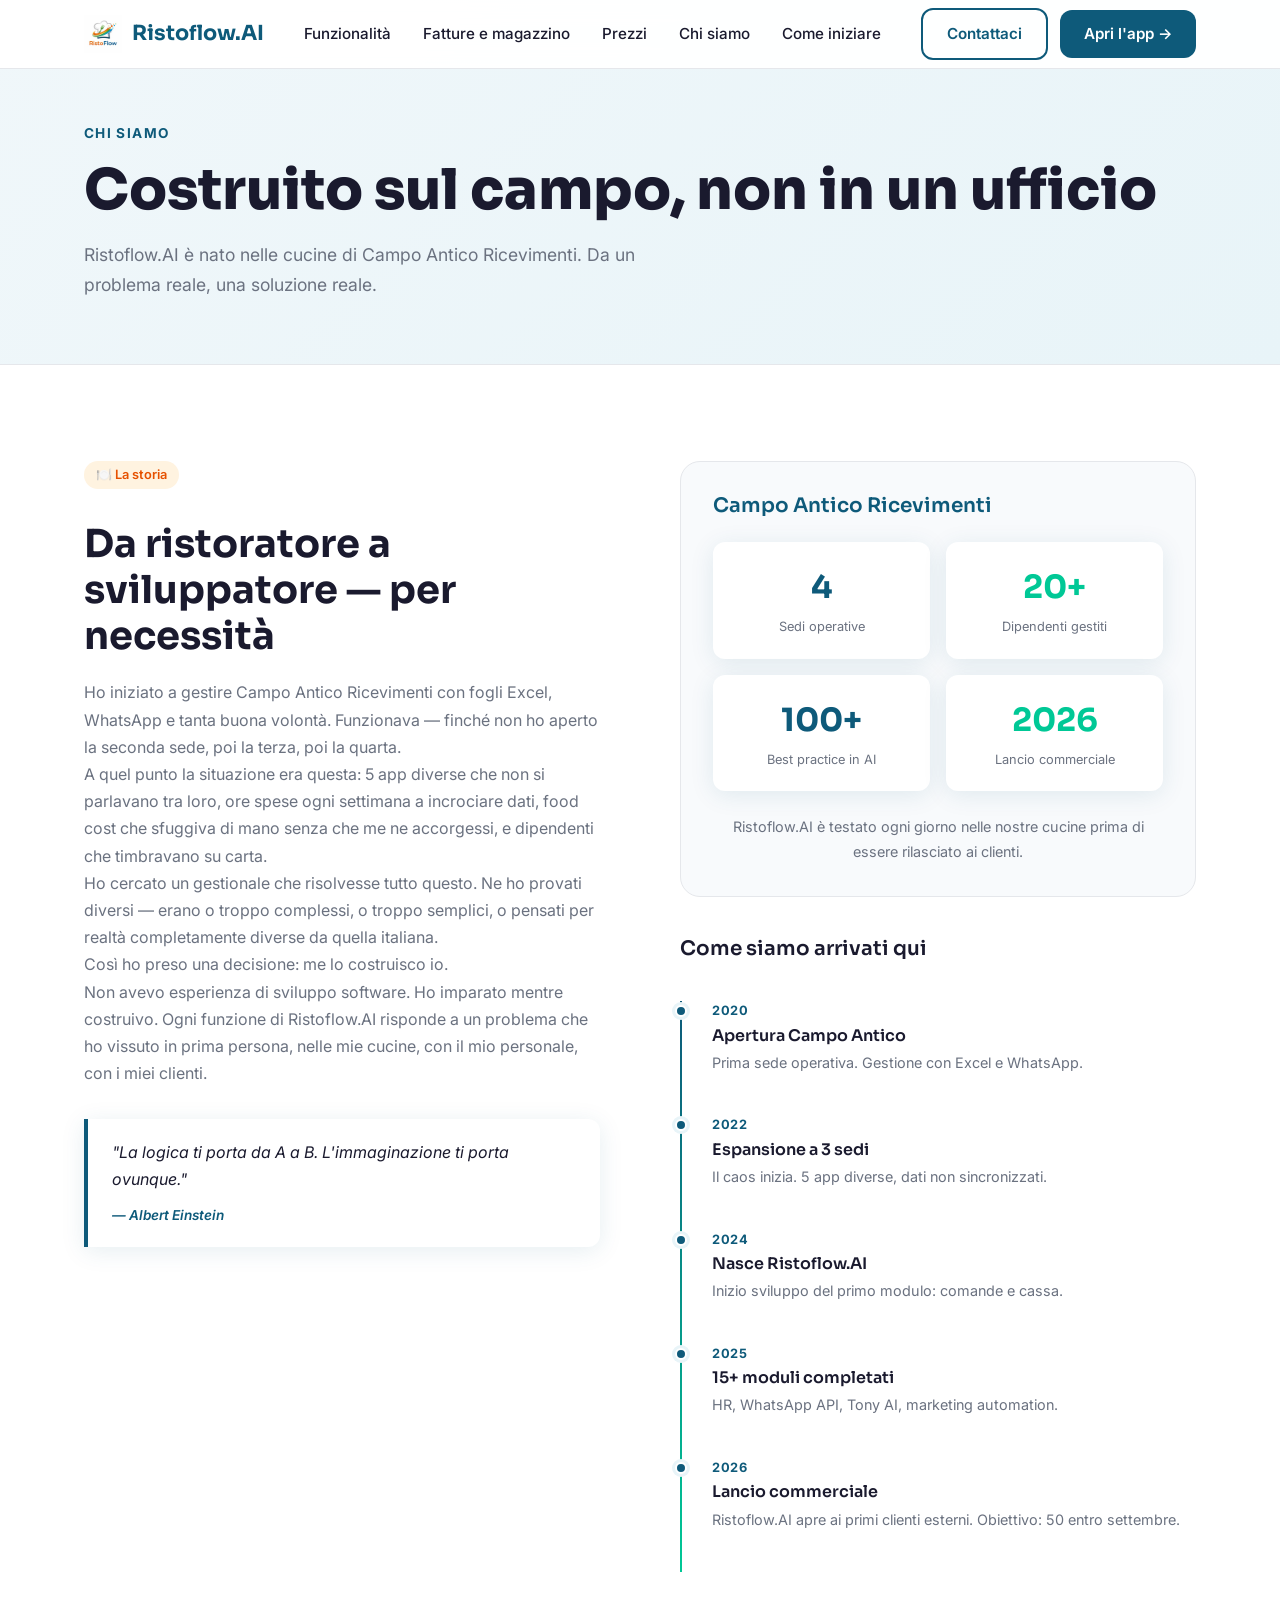
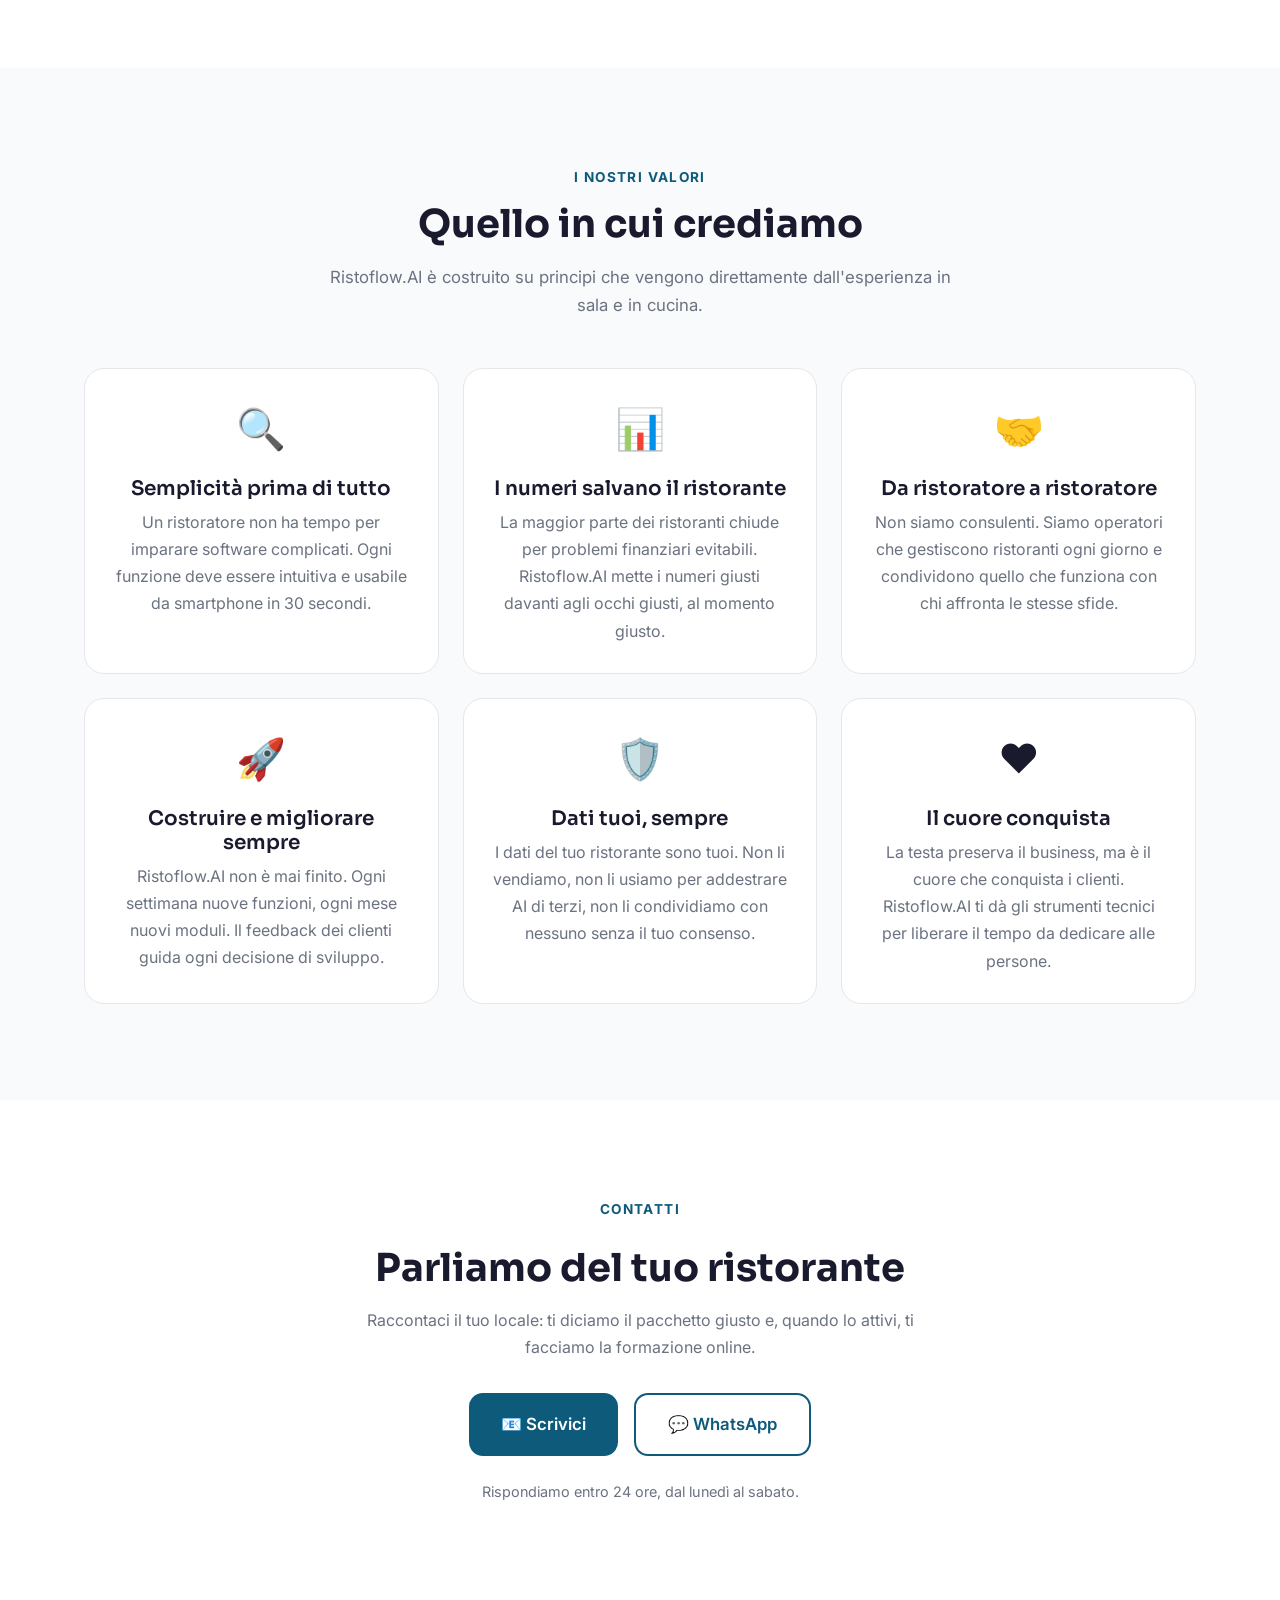
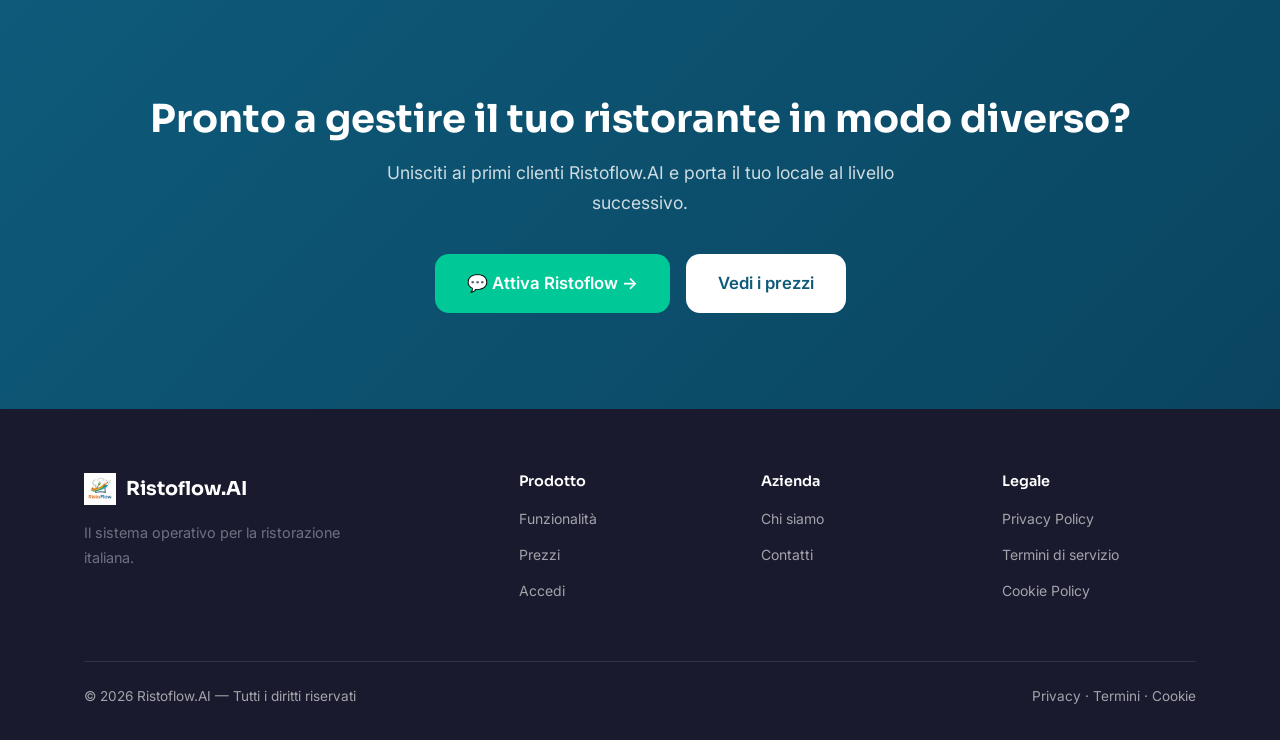
<file: chi-siamo.html>
<!DOCTYPE html>
<html lang="it">
<head>
  <meta charset="UTF-8">
  <meta name="viewport" content="width=device-width, initial-scale=1.0">
  <title>Chi siamo — Ristoflow.AI</title>
  <meta name="description" content="Ristoflow.AI è nato nelle cucine di Campo Antico Ricevimenti. La storia di come un ristoratore ha costruito il proprio gestionale.">
  <link rel="icon" href="img/logo.png">
  <link rel="stylesheet" href="css/style.css">
  <style>
    .timeline { position: relative; padding-left: 32px; margin-top: 40px; }
    .timeline::before {
      content: '';
      position: absolute;
      left: 0; top: 0; bottom: 0;
      width: 2px;
      background: linear-gradient(180deg, var(--primary), var(--accent));
    }
    .timeline-item { position: relative; padding-bottom: 40px; }
    .timeline-item::before {
      content: '';
      position: absolute;
      left: -37px; top: 4px;
      width: 12px; height: 12px;
      border-radius: 50%;
      background: var(--primary);
      border: 2px solid white;
      box-shadow: 0 0 0 3px var(--primary-light);
    }
    .timeline-date {
      font-size: 0.8rem;
      font-weight: 700;
      color: var(--primary);
      text-transform: uppercase;
      letter-spacing: 0.05em;
      margin-bottom: 4px;
    }
    .timeline-item h3 { margin-bottom: 6px; font-size: 1rem; }
    .timeline-item p { font-size: 0.9rem; }
    .value-grid {
      display: grid;
      grid-template-columns: repeat(3, 1fr);
      gap: 24px;
      margin-top: 48px;
    }
    .value-card {
      background: white;
      border: 1px solid var(--border);
      border-radius: var(--radius-lg);
      padding: 28px;
      text-align: center;
    }
    .value-icon { font-size: 2.5rem; margin-bottom: 16px; }
    .value-card h3 { margin-bottom: 8px; }
    @media (max-width: 768px) {
      .value-grid { grid-template-columns: 1fr; }
    }
  </style>
</head>
<body>

<nav class="navbar">
  <div class="container">
    <div class="nav-inner">
      <a href="index.html" class="nav-logo">
        <img src="img/logo.png" alt="Ristoflow.AI">Ristoflow.AI
      </a>
      <ul class="nav-links">
        <li><a href="funzionalita.html">Funzionalità</a></li>
        <li><a href="index.html#fatture-nel-gestionale">Fatture e magazzino</a></li>
        <li><a href="prezzi.html">Prezzi</a></li>
        <li><a href="chi-siamo.html">Chi siamo</a></li>
        <li><a href="come-iniziare.html">Come iniziare</a></li>
      </ul>
      <div class="nav-cta">
        <a href="mailto:info@ristoflow-ai.com" class="btn btn-outline">Contattaci</a>
        <a href="https://app.ristoflow-ai.com" class="btn btn-primary" target="_blank">Apri l'app →</a>
      </div>
      <button class="nav-toggle" aria-label="Menu">
        <svg width="24" height="24" fill="none" stroke="currentColor" stroke-width="2">
          <line x1="3" y1="12" x2="21" y2="12"/><line x1="3" y1="6" x2="21" y2="6"/><line x1="3" y1="18" x2="21" y2="18"/>
        </svg>
      </button>
    </div>
  </div>
</nav>

<div class="page-hero">
  <div class="container">
    <span class="section-eyebrow">Chi siamo</span>
    <h1>Costruito sul campo, non in un ufficio</h1>
    <p>Ristoflow.AI è nato nelle cucine di Campo Antico Ricevimenti. Da un problema reale, una soluzione reale.</p>
  </div>
</div>

<!-- STORIA -->
<section class="section">
  <div class="container">
    <div style="display:grid;grid-template-columns:1fr 1fr;gap:80px;align-items:start;">
      <div>
        <span class="story-badge">🍽️ La storia</span>
        <h2 style="margin:16px 0 20px;">Da ristoratore a sviluppatore — per necessità</h2>

        <p>Ho iniziato a gestire Campo Antico Ricevimenti con fogli Excel, WhatsApp e tanta buona volontà. Funzionava — finché non ho aperto la seconda sede, poi la terza, poi la quarta.</p>

        <p>A quel punto la situazione era questa: 5 app diverse che non si parlavano tra loro, ore spese ogni settimana a incrociare dati, food cost che sfuggiva di mano senza che me ne accorgessi, e dipendenti che timbravano su carta.</p>

        <p>Ho cercato un gestionale che risolvesse tutto questo. Ne ho provati diversi — erano o troppo complessi, o troppo semplici, o pensati per realtà completamente diverse da quella italiana.</p>

        <p>Così ho preso una decisione: me lo costruisco io.</p>

        <p>Non avevo esperienza di sviluppo software. Ho imparato mentre costruivo. Ogni funzione di Ristoflow.AI risponde a un problema che ho vissuto in prima persona, nelle mie cucine, con il mio personale, con i miei clienti.</p>

        <div class="story-quote" style="margin-top:32px;">
          <p>"La logica ti porta da A a B. L'immaginazione ti porta ovunque."</p>
          <cite>— Albert Einstein</cite>
        </div>
      </div>

      <div>
        <div style="background:var(--bg);border-radius:var(--radius-lg);padding:32px;border:1px solid var(--border);">
          <h3 style="margin-bottom:24px;color:var(--primary);">Campo Antico Ricevimenti</h3>
          <div style="display:grid;grid-template-columns:1fr 1fr;gap:16px;margin-bottom:24px;">
            <div style="text-align:center;background:white;border-radius:var(--radius);padding:20px;box-shadow:var(--shadow);">
              <strong style="display:block;font-size:2rem;color:var(--primary);font-family:'Sora',sans-serif;">4</strong>
              <span style="font-size:0.8rem;color:var(--text-light);">Sedi operative</span>
            </div>
            <div style="text-align:center;background:white;border-radius:var(--radius);padding:20px;box-shadow:var(--shadow);">
              <strong style="display:block;font-size:2rem;color:var(--accent);font-family:'Sora',sans-serif;">20+</strong>
              <span style="font-size:0.8rem;color:var(--text-light);">Dipendenti gestiti</span>
            </div>
            <div style="text-align:center;background:white;border-radius:var(--radius);padding:20px;box-shadow:var(--shadow);">
              <strong style="display:block;font-size:2rem;color:var(--primary);font-family:'Sora',sans-serif;">100+</strong>
              <span style="font-size:0.8rem;color:var(--text-light);">Best practice in AI</span>
            </div>
            <div style="text-align:center;background:white;border-radius:var(--radius);padding:20px;box-shadow:var(--shadow);">
              <strong style="display:block;font-size:2rem;color:var(--accent);font-family:'Sora',sans-serif;">2026</strong>
              <span style="font-size:0.8rem;color:var(--text-light);">Lancio commerciale</span>
            </div>
          </div>
          <p style="font-size:0.9rem;color:var(--text-light);text-align:center;">
            Ristoflow.AI è testato ogni giorno nelle nostre cucine prima di essere rilasciato ai clienti.
          </p>
        </div>

        <!-- Timeline -->
        <div style="margin-top:40px;">
          <h3 style="margin-bottom:8px;">Come siamo arrivati qui</h3>
          <div class="timeline">
            <div class="timeline-item">
              <div class="timeline-date">2020</div>
              <h3>Apertura Campo Antico</h3>
              <p>Prima sede operativa. Gestione con Excel e WhatsApp.</p>
            </div>
            <div class="timeline-item">
              <div class="timeline-date">2022</div>
              <h3>Espansione a 3 sedi</h3>
              <p>Il caos inizia. 5 app diverse, dati non sincronizzati.</p>
            </div>
            <div class="timeline-item">
              <div class="timeline-date">2024</div>
              <h3>Nasce Ristoflow.AI</h3>
              <p>Inizio sviluppo del primo modulo: comande e cassa.</p>
            </div>
            <div class="timeline-item">
              <div class="timeline-date">2025</div>
              <h3>15+ moduli completati</h3>
              <p>HR, WhatsApp API, Tony AI, marketing automation.</p>
            </div>
            <div class="timeline-item">
              <div class="timeline-date">2026</div>
              <h3>Lancio commerciale</h3>
              <p>Ristoflow.AI apre ai primi clienti esterni. Obiettivo: 50 entro settembre.</p>
            </div>
          </div>
        </div>
      </div>
    </div>
  </div>
</section>

<!-- VALORI -->
<section class="section" style="background:var(--bg);">
  <div class="container">
    <div class="section-header">
      <span class="section-eyebrow">I nostri valori</span>
      <h2>Quello in cui crediamo</h2>
      <p>Ristoflow.AI è costruito su principi che vengono direttamente dall'esperienza in sala e in cucina.</p>
    </div>
    <div class="value-grid">
      <div class="value-card">
        <div class="value-icon">🔍</div>
        <h3>Semplicità prima di tutto</h3>
        <p>Un ristoratore non ha tempo per imparare software complicati. Ogni funzione deve essere intuitiva e usabile da smartphone in 30 secondi.</p>
      </div>
      <div class="value-card">
        <div class="value-icon">📊</div>
        <h3>I numeri salvano il ristorante</h3>
        <p>La maggior parte dei ristoranti chiude per problemi finanziari evitabili. Ristoflow.AI mette i numeri giusti davanti agli occhi giusti, al momento giusto.</p>
      </div>
      <div class="value-card">
        <div class="value-icon">🤝</div>
        <h3>Da ristoratore a ristoratore</h3>
        <p>Non siamo consulenti. Siamo operatori che gestiscono ristoranti ogni giorno e condividono quello che funziona con chi affronta le stesse sfide.</p>
      </div>
      <div class="value-card">
        <div class="value-icon">🚀</div>
        <h3>Costruire e migliorare sempre</h3>
        <p>Ristoflow.AI non è mai finito. Ogni settimana nuove funzioni, ogni mese nuovi moduli. Il feedback dei clienti guida ogni decisione di sviluppo.</p>
      </div>
      <div class="value-card">
        <div class="value-icon">🛡️</div>
        <h3>Dati tuoi, sempre</h3>
        <p>I dati del tuo ristorante sono tuoi. Non li vendiamo, non li usiamo per addestrare AI di terzi, non li condividiamo con nessuno senza il tuo consenso.</p>
      </div>
      <div class="value-card">
        <div class="value-icon">❤️</div>
        <h3>Il cuore conquista</h3>
        <p>La testa preserva il business, ma è il cuore che conquista i clienti. Ristoflow.AI ti dà gli strumenti tecnici per liberare il tempo da dedicare alle persone.</p>
      </div>
    </div>
  </div>
</section>

<!-- CONTATTI -->
<section class="section">
  <div class="container">
    <div style="max-width:600px;margin:0 auto;text-align:center;">
      <span class="section-eyebrow">Contatti</span>
      <h2 style="margin:12px 0 16px;">Parliamo del tuo ristorante</h2>
      <p style="margin-bottom:32px;">Raccontaci il tuo locale: ti diciamo il pacchetto giusto e, quando lo attivi, ti facciamo la formazione online.</p>
      <div style="display:flex;gap:16px;justify-content:center;flex-wrap:wrap;">
        <a href="mailto:info@ristoflow-ai.com" class="btn btn-primary btn-lg">📧 Scrivici</a>
        <a href="https://wa.me/393349487644?text=Ciao!%20Vorrei%20informazioni%20su%20Ristoflow" target="_blank" rel="noopener" class="btn btn-outline btn-lg">💬 WhatsApp</a>
      </div>
      <p style="margin-top:24px;font-size:0.9rem;color:var(--text-light);">
        Rispondiamo entro 24 ore, dal lunedì al sabato.
      </p>
    </div>
  </div>
</section>

<section class="cta-section">
  <div class="container">
    <h2>Pronto a gestire il tuo ristorante in modo diverso?</h2>
    <p>Unisciti ai primi clienti Ristoflow.AI e porta il tuo locale al livello successivo.</p>
    <div class="cta-actions">
      <a href="https://wa.me/393349487644?text=Ciao!%20Vorrei%20attivare%20Ristoflow" target="_blank" rel="noopener" class="btn btn-accent btn-lg">💬 Attiva Ristoflow →</a>
      <a href="prezzi.html" class="btn btn-white btn-lg">Vedi i prezzi</a>
    </div>
  </div>
</section>

<footer class="footer">
  <div class="container">
    <div class="footer-grid">
      <div class="footer-brand">
        <div class="footer-logo"><img src="img/logo.png" alt="Ristoflow.AI">Ristoflow.AI</div>
        <p class="footer-desc">Il sistema operativo per la ristorazione italiana.</p>
      </div>
      <div class="footer-col">
        <h4>Prodotto</h4>
        <ul>
          <li><a href="funzionalita.html">Funzionalità</a></li>
          <li><a href="prezzi.html">Prezzi</a></li>
          <li><a href="https://app.ristoflow-ai.com">Accedi</a></li>
        </ul>
      </div>
      <div class="footer-col">
        <h4>Azienda</h4>
        <ul>
          <li><a href="chi-siamo.html">Chi siamo</a></li>
          <li><a href="mailto:info@ristoflow-ai.com">Contatti</a></li>
        </ul>
      </div>
      <div class="footer-col">
        <h4>Legale</h4>
        <ul>
          <li><a href="privacy.html">Privacy Policy</a></li>
          <li><a href="terms.html">Termini di servizio</a></li>
          <li><a href="cookie.html">Cookie Policy</a></li>
        </ul>
      </div>
    </div>
    <div class="footer-bottom">
      <span>© 2026 Ristoflow.AI — Tutti i diritti riservati</span>
      <span><a href="privacy.html">Privacy</a> · <a href="terms.html">Termini</a> · <a href="cookie.html">Cookie</a></span>
    </div>
  </div>
</footer>

<script src="js/main.js"></script>


<script>
(function () {
  // contatore visite nostro: solo pagina e provenienza, nessun dato personale (page_analytics)
  try {
    var A = "eyJhbGciOiJIUzI1NiIsInR5cCI6IkpXVCJ9.eyJpc3MiOiJzdXBhYmFzZSIsInJlZiI6ImN1aGNzY3B2aHlwb2FwbGNtdGprIiwicm9sZSI6ImFub24iLCJpYXQiOjE3NjM4MjY4MjgsImV4cCI6MjA3OTQwMjgyOH0.q9zAs0oh8F1-whtORHBIORF5jIn1NTS3LvSMWleP0a0";
    var q = new URLSearchParams(location.search), ses = null;
    try { ses = sessionStorage.getItem("rf_ses"); if (!ses) { ses = Math.random().toString(36).slice(2) + Date.now().toString(36); sessionStorage.setItem("rf_ses", ses); } } catch (e) {}
    var ref = document.referrer || "";
    fetch("https://cuhcscpvhypoaplcmtjk.supabase.co/rest/v1/page_analytics", { method: "POST", keepalive: true,
      headers: { "Content-Type": "application/json", "apikey": A, "Authorization": "Bearer " + A, "Prefer": "return=minimal" },
      body: JSON.stringify({ azienda_id: "a43d41b5-f4ac-494f-8144-6574347a754f", pagina: "sito-chi-siamo",
        pagina_id: "a43d41b5-f4ac-494f-8144-6574347a754f", tipo: "view", elemento: "sito_pagina",
        referrer: ref ? ref.slice(0, 250) : null,
        utm_source: q.get("utm_source") || (ref ? (function () { try { return new URL(ref).hostname; } catch (e) { return null; } })() : "diretto"),
        utm_medium: q.get("utm_medium"), utm_campaign: q.get("utm_campaign"),
        device: /Mobi|Android/i.test(navigator.userAgent) ? "mobile" : "desktop", session_id: ses }) }).catch(function () {});
  } catch (e) {}
})();
</script>
</body>
</html>
</file>
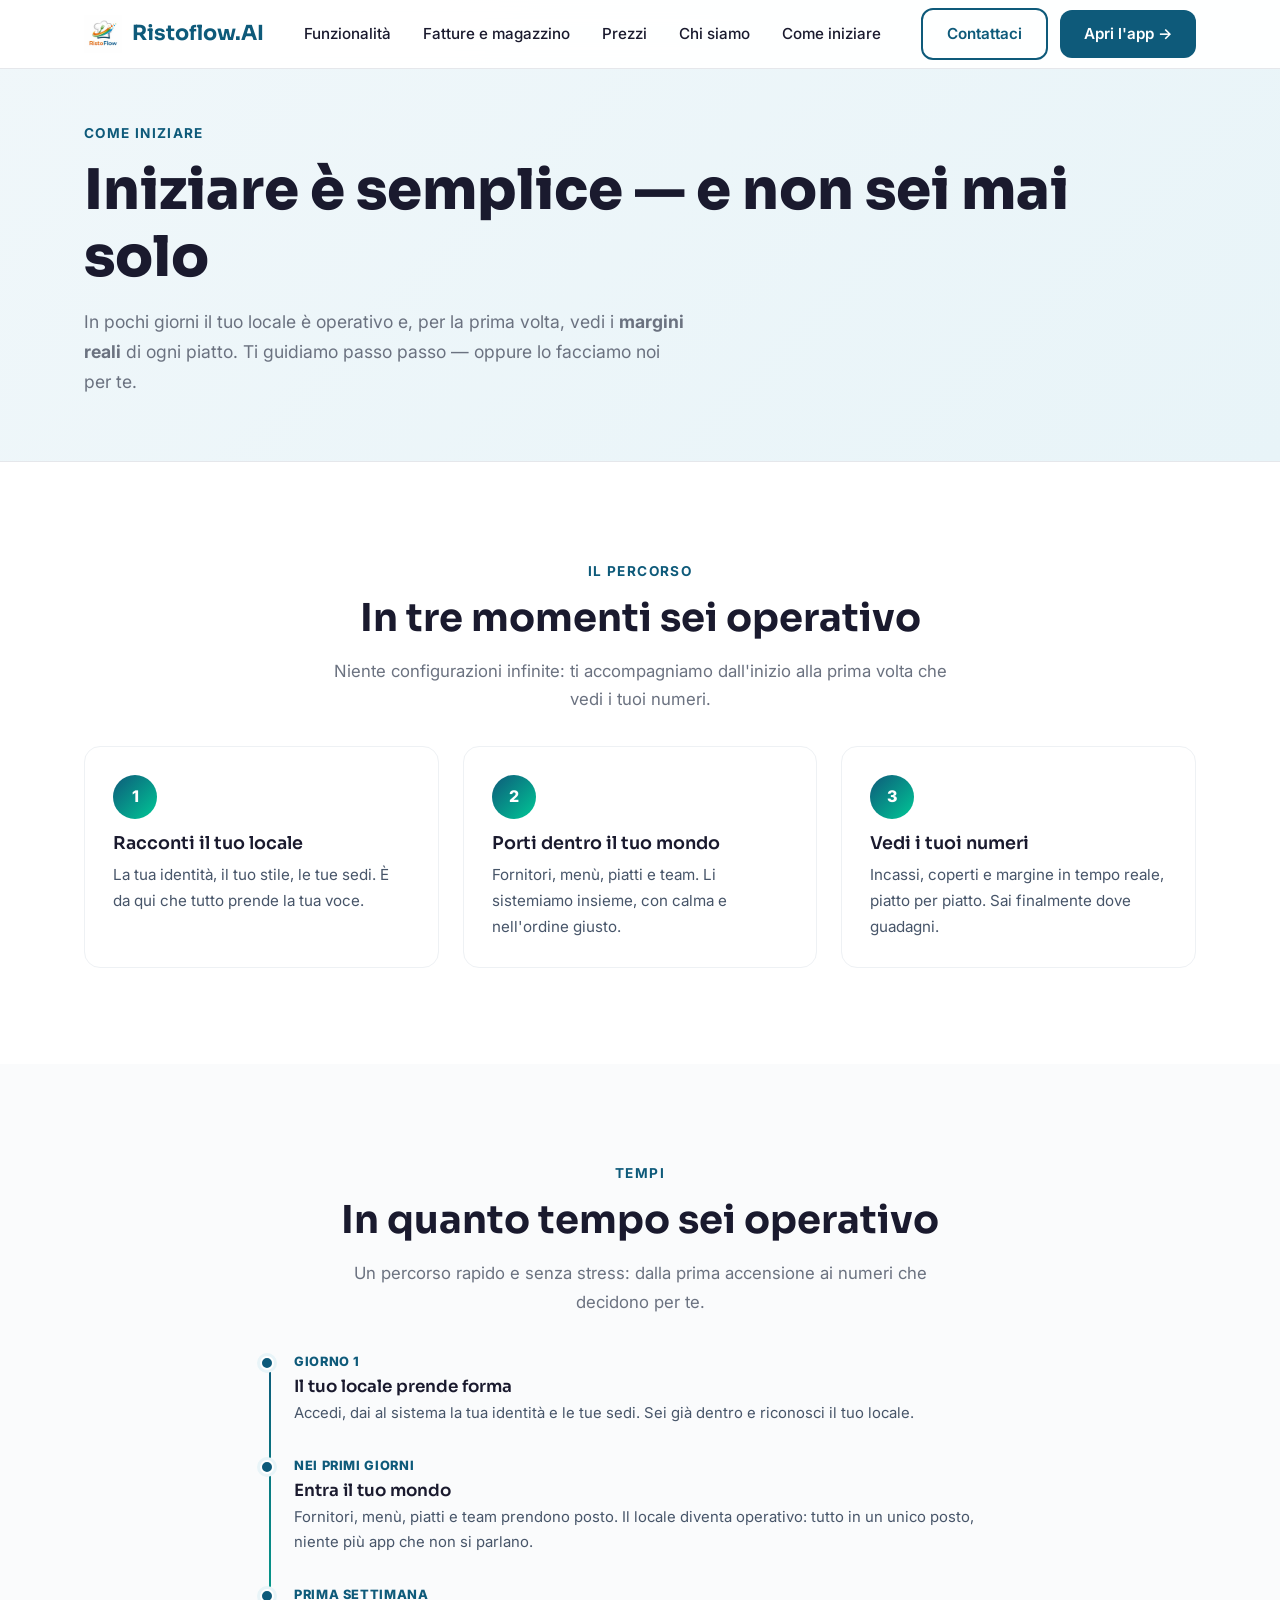
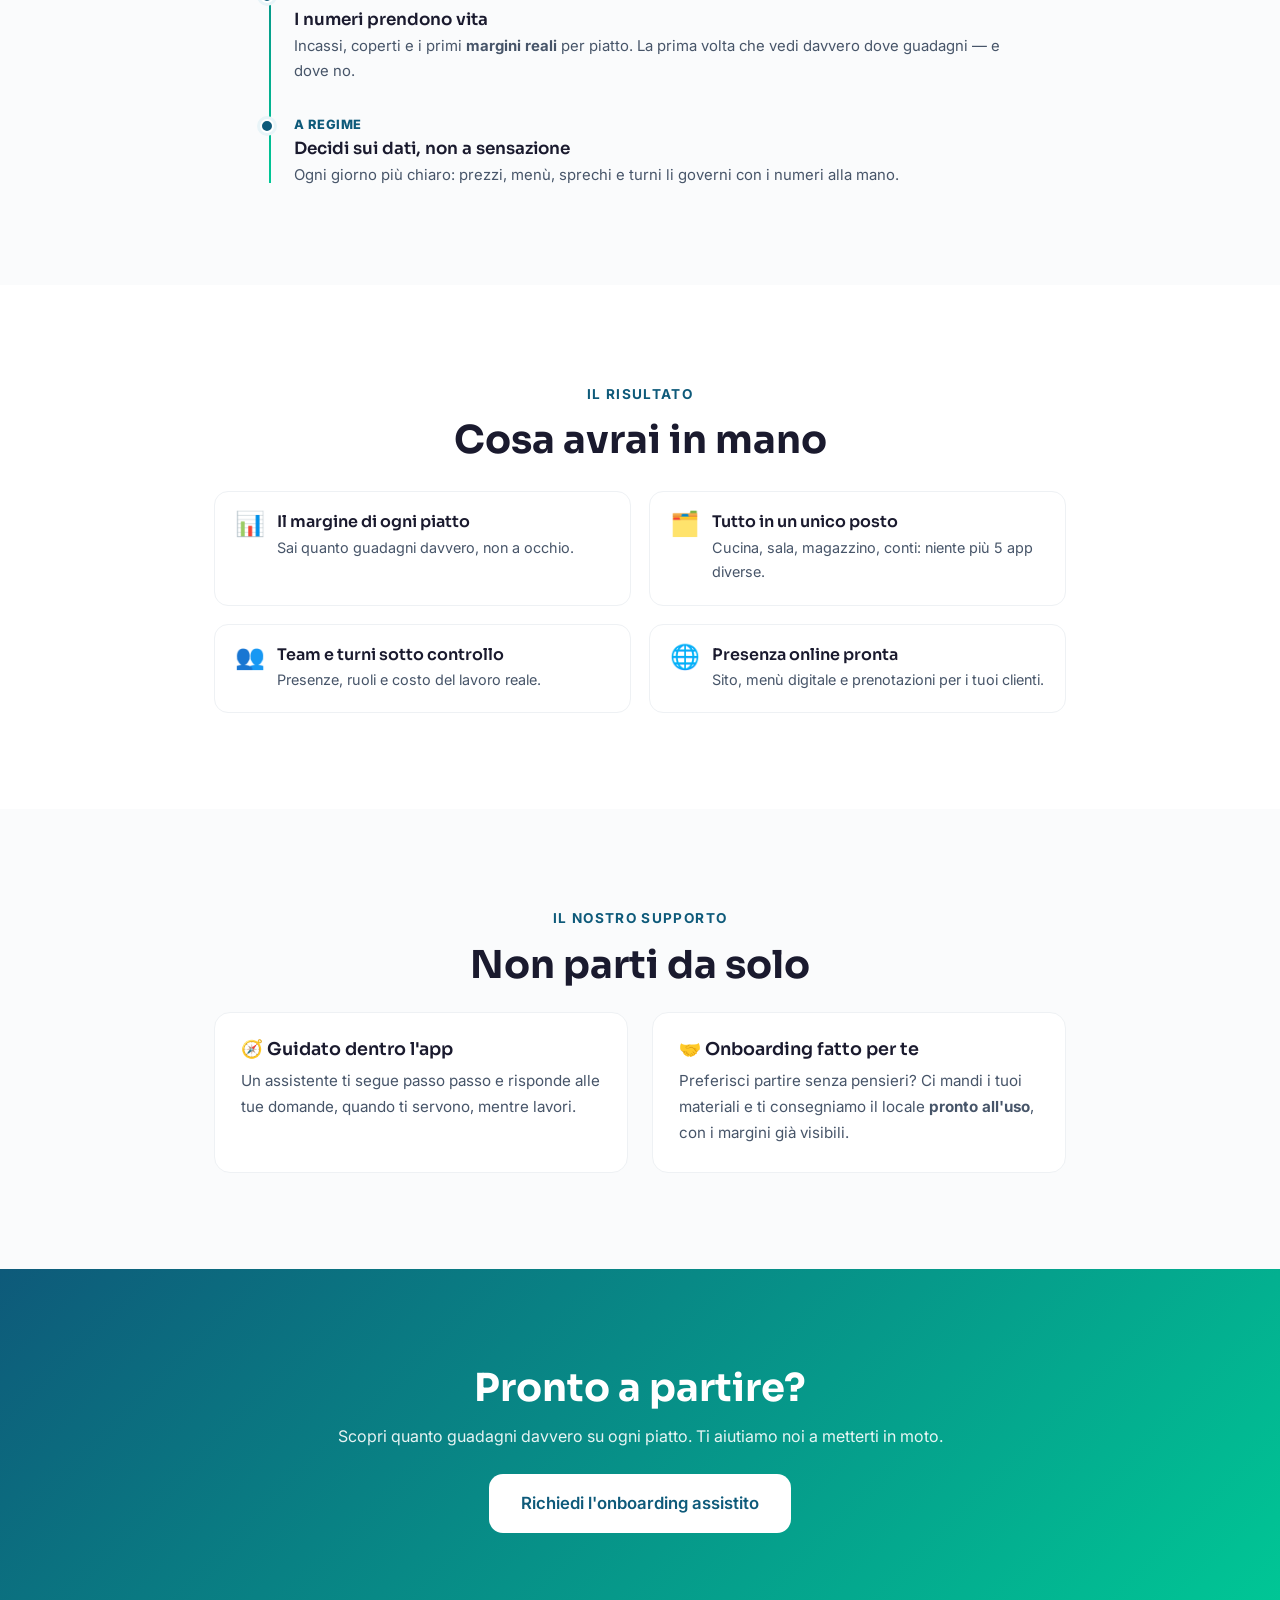
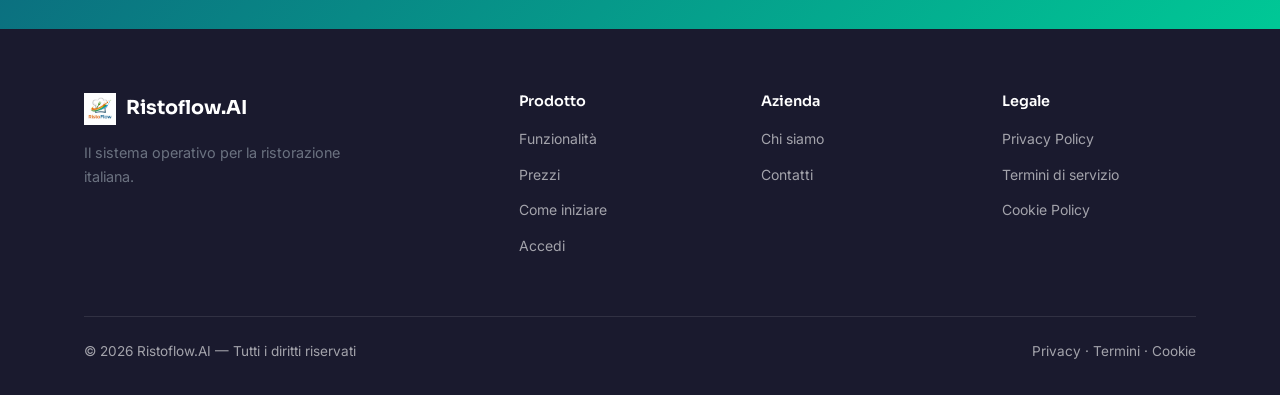
<file: come-iniziare.html>
<!DOCTYPE html>
<html lang="it">
<head>
  <meta charset="UTF-8">
  <meta name="viewport" content="width=device-width, initial-scale=1.0">
  <title>Come iniziare — Ristoflow.AI</title>
  <meta name="description" content="Iniziare è semplice e non sei mai solo. In pochi giorni il tuo locale è operativo e vedi i margini reali di ogni piatto. Ti guidiamo passo passo, o lo facciamo per te.">
  <link rel="icon" href="img/logo.png">
  <link rel="stylesheet" href="css/style.css">
  <style>
    .phase-grid { display:grid; grid-template-columns:repeat(3,1fr); gap:24px; margin-top:32px; }
    .phase { background:#fff; border:1px solid #eef1f4; border-radius:16px; padding:28px; }
    .phase .n { width:44px;height:44px;border-radius:50%;background:linear-gradient(135deg,var(--primary),var(--accent));color:#fff;font-weight:800;display:flex;align-items:center;justify-content:center;margin-bottom:14px; }
    .phase h3 { margin:0 0 8px; font-size:1.1rem; }
    .phase p { margin:0; font-size:0.95rem; color:#475569; }

    .timeline { max-width:760px; margin:36px auto 0; position:relative; padding-left:34px; }
    .timeline::before { content:''; position:absolute; left:9px; top:6px; bottom:6px; width:2px; background:linear-gradient(180deg,var(--primary),var(--accent)); }
    .tl-item { position:relative; padding-bottom:30px; }
    .tl-item:last-child { padding-bottom:0; }
    .tl-item::before { content:''; position:absolute; left:-34px; top:4px; width:14px;height:14px;border-radius:50%;background:var(--primary);border:2px solid #fff;box-shadow:0 0 0 3px var(--primary-light,#e0f2fe); }
    .tl-when { font-size:0.8rem;font-weight:800;color:var(--primary);text-transform:uppercase;letter-spacing:0.05em;margin-bottom:4px; }
    .tl-item h3 { margin:0 0 4px; font-size:1.05rem; }
    .tl-item p { margin:0; font-size:0.93rem; color:#475569; }

    .get-grid { display:grid; grid-template-columns:repeat(2,1fr); gap:18px; margin-top:28px; }
    .get { display:flex; gap:12px; align-items:flex-start; background:#fff; border:1px solid #eef1f4; border-radius:14px; padding:20px; }
    .get .ic { font-size:1.5rem; line-height:1; }
    .get h3 { margin:0 0 4px; font-size:1rem; }
    .get p { margin:0; font-size:0.9rem; color:#475569; }

    .help-grid { display:grid; grid-template-columns:1fr 1fr; gap:24px; margin-top:24px; }
    .help-card { background:#fff; border:1px solid #eef1f4; border-radius:16px; padding:26px; }
    .help-card h3 { margin:0 0 8px; font-size:1.1rem; }
    .help-card p { margin:0; font-size:0.95rem; color:#475569; }

    .cta-band { background:linear-gradient(135deg,var(--primary),var(--accent)); color:#fff; }
    .cta-band h2 { color:#fff; } .cta-band p { color:rgba(255,255,255,0.9); }
    @media (max-width:760px){ .phase-grid,.help-grid,.get-grid{ grid-template-columns:1fr; } }
  </style>
</head>
<body>

<nav class="navbar">
  <div class="container">
    <div class="nav-inner">
      <a href="index.html" class="nav-logo"><img src="img/logo.png" alt="Ristoflow.AI">Ristoflow.AI</a>
      <ul class="nav-links">
        <li><a href="funzionalita.html">Funzionalità</a></li>
        <li><a href="index.html#fatture-nel-gestionale">Fatture e magazzino</a></li>
        <li><a href="prezzi.html">Prezzi</a></li>
        <li><a href="chi-siamo.html">Chi siamo</a></li>
        <li><a href="come-iniziare.html">Come iniziare</a></li>
      </ul>
      <div class="nav-cta">
        <a href="mailto:info@ristoflow-ai.com" class="btn btn-outline">Contattaci</a>
        <a href="https://app.ristoflow-ai.com" class="btn btn-primary" target="_blank">Apri l'app →</a>
      </div>
      <button class="nav-toggle" aria-label="Menu">
        <svg width="24" height="24" fill="none" stroke="currentColor" stroke-width="2">
          <line x1="3" y1="12" x2="21" y2="12"/><line x1="3" y1="6" x2="21" y2="6"/><line x1="3" y1="18" x2="21" y2="18"/>
        </svg>
      </button>
    </div>
  </div>
</nav>

<div class="page-hero">
  <div class="container">
    <span class="section-eyebrow">Come iniziare</span>
    <h1>Iniziare è semplice — e non sei mai solo</h1>
    <p>In pochi giorni il tuo locale è operativo e, per la prima volta, vedi i <strong>margini reali</strong> di ogni piatto. Ti guidiamo passo passo — oppure lo facciamo noi per te.</p>
  </div>
</div>

<!-- 3 MOMENTI -->
<section class="section">
  <div class="container">
    <div class="section-header" style="text-align:center;">
      <span class="section-eyebrow">Il percorso</span>
      <h2>In tre momenti sei operativo</h2>
      <p>Niente configurazioni infinite: ti accompagniamo dall'inizio alla prima volta che vedi i tuoi numeri.</p>
    </div>
    <div class="phase-grid">
      <div class="phase">
        <div class="n">1</div>
        <h3>Racconti il tuo locale</h3>
        <p>La tua identità, il tuo stile, le tue sedi. È da qui che tutto prende la tua voce.</p>
      </div>
      <div class="phase">
        <div class="n">2</div>
        <h3>Porti dentro il tuo mondo</h3>
        <p>Fornitori, menù, piatti e team. Li sistemiamo insieme, con calma e nell'ordine giusto.</p>
      </div>
      <div class="phase">
        <div class="n">3</div>
        <h3>Vedi i tuoi numeri</h3>
        <p>Incassi, coperti e margine in tempo reale, piatto per piatto. Sai finalmente dove guadagni.</p>
      </div>
    </div>
  </div>
</section>

<!-- TIMELINE OPERATIVITA -->
<section class="section" style="background:#fafbfc;">
  <div class="container">
    <div class="section-header" style="text-align:center;">
      <span class="section-eyebrow">Tempi</span>
      <h2>In quanto tempo sei operativo</h2>
      <p>Un percorso rapido e senza stress: dalla prima accensione ai numeri che decidono per te.</p>
    </div>
    <div class="timeline">
      <div class="tl-item">
        <div class="tl-when">Giorno 1</div>
        <h3>Il tuo locale prende forma</h3>
        <p>Accedi, dai al sistema la tua identità e le tue sedi. Sei già dentro e riconosci il tuo locale.</p>
      </div>
      <div class="tl-item">
        <div class="tl-when">Nei primi giorni</div>
        <h3>Entra il tuo mondo</h3>
        <p>Fornitori, menù, piatti e team prendono posto. Il locale diventa operativo: tutto in un unico posto, niente più app che non si parlano.</p>
      </div>
      <div class="tl-item">
        <div class="tl-when">Prima settimana</div>
        <h3>I numeri prendono vita</h3>
        <p>Incassi, coperti e i primi <strong>margini reali</strong> per piatto. La prima volta che vedi davvero dove guadagni — e dove no.</p>
      </div>
      <div class="tl-item">
        <div class="tl-when">A regime</div>
        <h3>Decidi sui dati, non a sensazione</h3>
        <p>Ogni giorno più chiaro: prezzi, menù, sprechi e turni li governi con i numeri alla mano.</p>
      </div>
    </div>
  </div>
</section>

<!-- COSA AVRAI -->
<section class="section">
  <div class="container" style="max-width:900px;">
    <div class="section-header" style="text-align:center;">
      <span class="section-eyebrow">Il risultato</span>
      <h2>Cosa avrai in mano</h2>
    </div>
    <div class="get-grid">
      <div class="get"><div class="ic">📊</div><div><h3>Il margine di ogni piatto</h3><p>Sai quanto guadagni davvero, non a occhio.</p></div></div>
      <div class="get"><div class="ic">🗂️</div><div><h3>Tutto in un unico posto</h3><p>Cucina, sala, magazzino, conti: niente più 5 app diverse.</p></div></div>
      <div class="get"><div class="ic">👥</div><div><h3>Team e turni sotto controllo</h3><p>Presenze, ruoli e costo del lavoro reale.</p></div></div>
      <div class="get"><div class="ic">🌐</div><div><h3>Presenza online pronta</h3><p>Sito, menù digitale e prenotazioni per i tuoi clienti.</p></div></div>
    </div>
  </div>
</section>

<!-- NON SEI SOLO -->
<section class="section" style="background:#fafbfc;">
  <div class="container" style="max-width:900px;">
    <div class="section-header" style="text-align:center;">
      <span class="section-eyebrow">Il nostro supporto</span>
      <h2>Non parti da solo</h2>
    </div>
    <div class="help-grid">
      <div class="help-card">
        <h3>🧭 Guidato dentro l'app</h3>
        <p>Un assistente ti segue passo passo e risponde alle tue domande, quando ti servono, mentre lavori.</p>
      </div>
      <div class="help-card">
        <h3>🤝 Onboarding fatto per te</h3>
        <p>Preferisci partire senza pensieri? Ci mandi i tuoi materiali e ti consegniamo il locale <strong>pronto all'uso</strong>, con i margini già visibili.</p>
      </div>
    </div>
  </div>
</section>

<!-- CTA -->
<section class="section cta-band">
  <div class="container" style="text-align:center; max-width:720px;">
    <h2>Pronto a partire?</h2>
    <p style="margin:12px 0 24px;">Scopri quanto guadagni davvero su ogni piatto. Ti aiutiamo noi a metterti in moto.</p>
    <a href="mailto:info@ristoflow-ai.com" class="btn btn-white btn-lg">Richiedi l'onboarding assistito</a>
  </div>
</section>

<footer class="footer">
  <div class="container">
    <div class="footer-grid">
      <div class="footer-brand">
        <div class="footer-logo"><img src="img/logo.png" alt="Ristoflow.AI">Ristoflow.AI</div>
        <p class="footer-desc">Il sistema operativo per la ristorazione italiana.</p>
      </div>
      <div class="footer-col">
        <h4>Prodotto</h4>
        <ul>
          <li><a href="funzionalita.html">Funzionalità</a></li>
          <li><a href="prezzi.html">Prezzi</a></li>
          <li><a href="come-iniziare.html">Come iniziare</a></li>
          <li><a href="https://app.ristoflow-ai.com">Accedi</a></li>
        </ul>
      </div>
      <div class="footer-col">
        <h4>Azienda</h4>
        <ul>
          <li><a href="chi-siamo.html">Chi siamo</a></li>
          <li><a href="mailto:info@ristoflow-ai.com">Contatti</a></li>
        </ul>
      </div>
      <div class="footer-col">
        <h4>Legale</h4>
        <ul>
          <li><a href="privacy.html">Privacy Policy</a></li>
          <li><a href="terms.html">Termini di servizio</a></li>
          <li><a href="cookie.html">Cookie Policy</a></li>
        </ul>
      </div>
    </div>
    <div class="footer-bottom">
      <span>© 2026 Ristoflow.AI — Tutti i diritti riservati</span>
      <span><a href="privacy.html">Privacy</a> · <a href="terms.html">Termini</a> · <a href="cookie.html">Cookie</a></span>
    </div>
  </div>
</footer>

<script src="js/main.js"></script>
<script>
(function () {
  // contatore visite nostro: solo pagina e provenienza, nessun dato personale (page_analytics)
  try {
    var A = "eyJhbGciOiJIUzI1NiIsInR5cCI6IkpXVCJ9.eyJpc3MiOiJzdXBhYmFzZSIsInJlZiI6ImN1aGNzY3B2aHlwb2FwbGNtdGprIiwicm9sZSI6ImFub24iLCJpYXQiOjE3NjM4MjY4MjgsImV4cCI6MjA3OTQwMjgyOH0.q9zAs0oh8F1-whtORHBIORF5jIn1NTS3LvSMWleP0a0";
    var q = new URLSearchParams(location.search), ses = null;
    try { ses = sessionStorage.getItem("rf_ses"); if (!ses) { ses = Math.random().toString(36).slice(2) + Date.now().toString(36); sessionStorage.setItem("rf_ses", ses); } } catch (e) {}
    var ref = document.referrer || "";
    fetch("https://cuhcscpvhypoaplcmtjk.supabase.co/rest/v1/page_analytics", { method: "POST", keepalive: true,
      headers: { "Content-Type": "application/json", "apikey": A, "Authorization": "Bearer " + A, "Prefer": "return=minimal" },
      body: JSON.stringify({ azienda_id: "a43d41b5-f4ac-494f-8144-6574347a754f", pagina: "sito-come-iniziare",
        pagina_id: "a43d41b5-f4ac-494f-8144-6574347a754f", tipo: "view", elemento: "sito_pagina",
        referrer: ref ? ref.slice(0, 250) : null,
        utm_source: q.get("utm_source") || (ref ? (function () { try { return new URL(ref).hostname; } catch (e) { return null; } })() : "diretto"),
        utm_medium: q.get("utm_medium"), utm_campaign: q.get("utm_campaign"),
        device: /Mobi|Android/i.test(navigator.userAgent) ? "mobile" : "desktop", session_id: ses }) }).catch(function () {});
  } catch (e) {}
})();
</script>
</body>
</html>
</file>
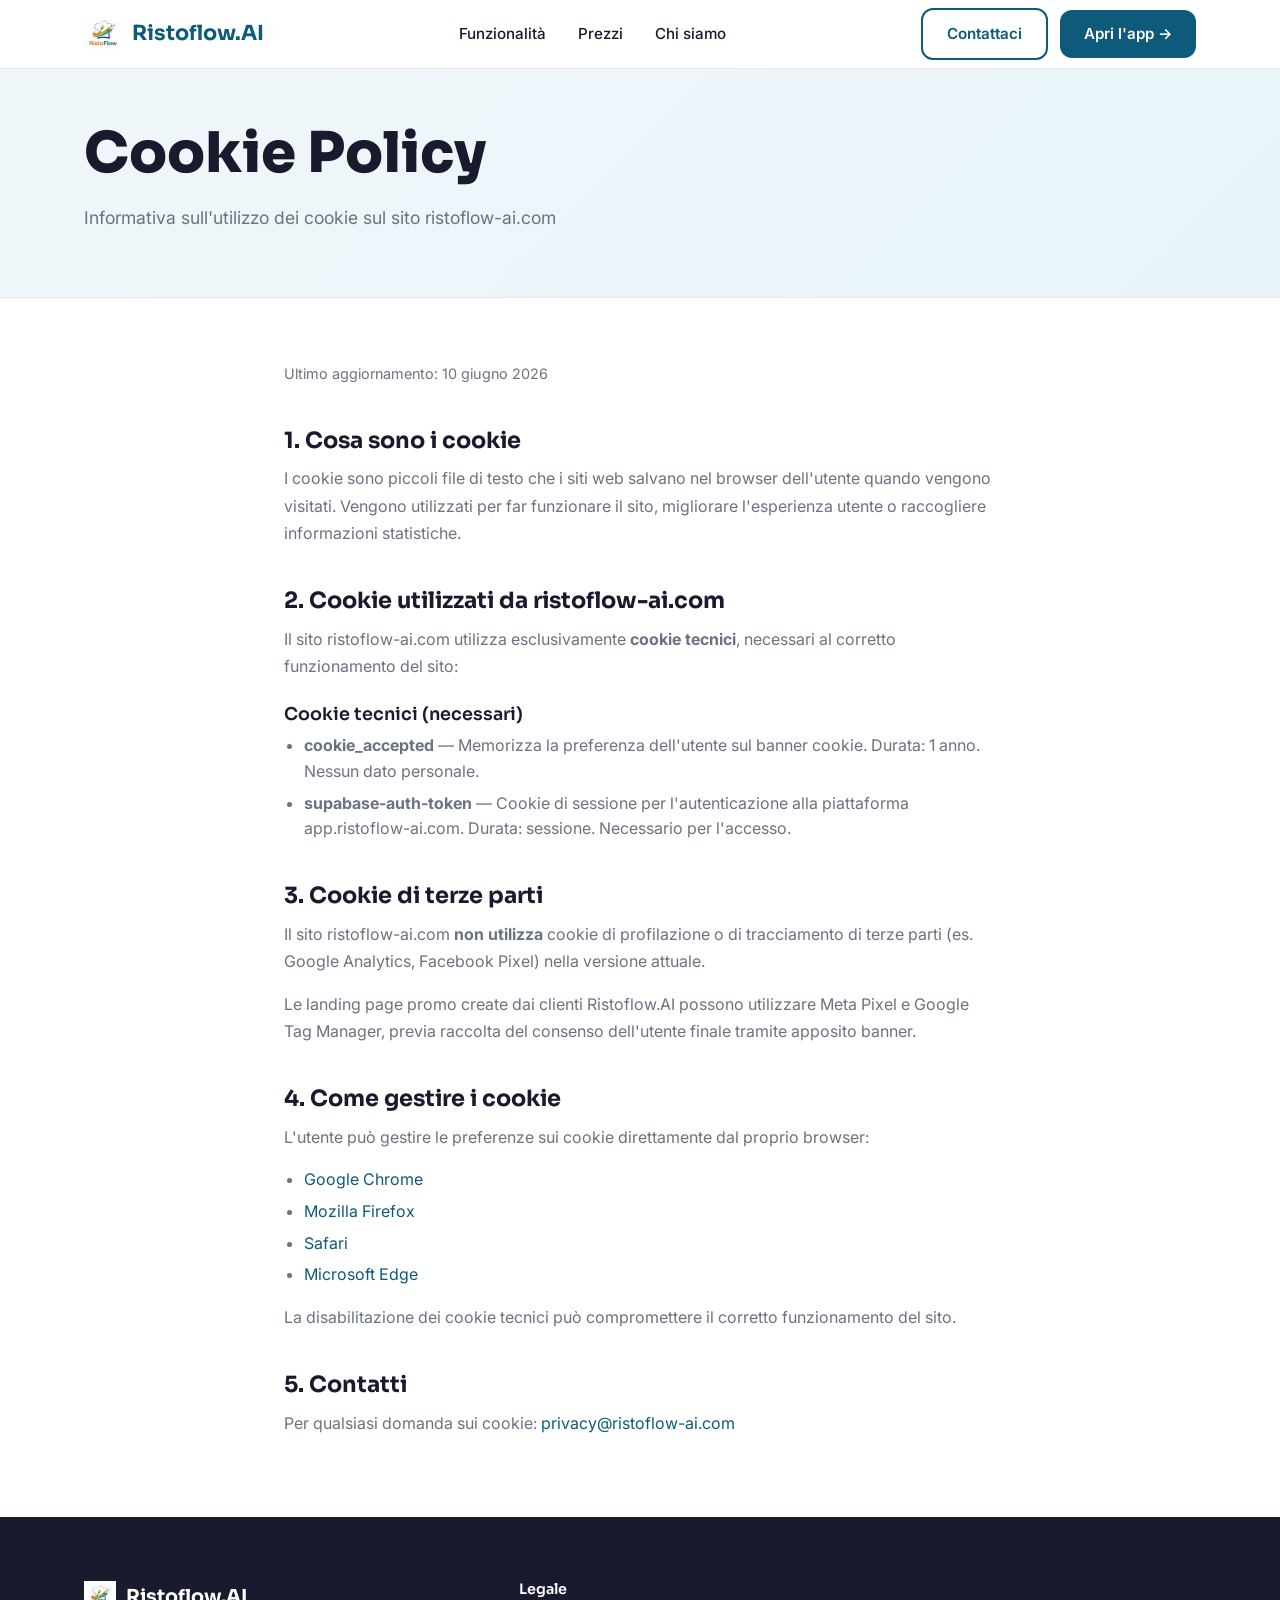
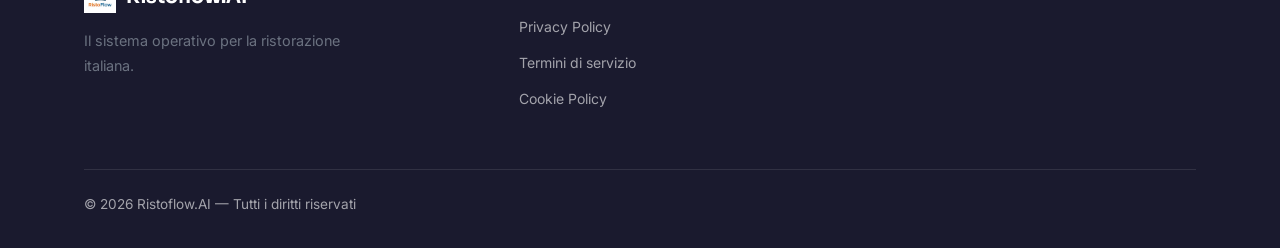
<file: cookie.html>
<!DOCTYPE html>
<html lang="it">
<head>
  <meta charset="UTF-8">
  <meta name="viewport" content="width=device-width, initial-scale=1.0">
  <title>Cookie Policy — Ristoflow.AI</title>
  <link rel="icon" href="img/logo.png">
  <link rel="stylesheet" href="css/style.css">
</head>
<body>

<nav class="navbar">
  <div class="container">
    <div class="nav-inner">
      <a href="index.html" class="nav-logo">
        <img src="img/logo.png" alt="Ristoflow.AI">Ristoflow.AI
      </a>
      <ul class="nav-links">
        <li><a href="funzionalita.html">Funzionalità</a></li>
        <li><a href="prezzi.html">Prezzi</a></li>
        <li><a href="chi-siamo.html">Chi siamo</a></li>
      </ul>
      <div class="nav-cta">
        <a href="mailto:info@ristoflow-ai.com" class="btn btn-outline">Contattaci</a>
        <a href="https://app.ristoflow-ai.com" class="btn btn-primary" target="_blank">Apri l'app →</a>
      </div>
      <button class="nav-toggle" aria-label="Menu">
        <svg width="24" height="24" fill="none" stroke="currentColor" stroke-width="2">
          <line x1="3" y1="12" x2="21" y2="12"/><line x1="3" y1="6" x2="21" y2="6"/><line x1="3" y1="18" x2="21" y2="18"/>
        </svg>
      </button>
    </div>
  </div>
</nav>

<div class="page-hero">
  <div class="container">
    <h1>Cookie Policy</h1>
    <p>Informativa sull'utilizzo dei cookie sul sito ristoflow-ai.com</p>
  </div>
</div>

<div class="legal-content">
  <p class="legal-date">Ultimo aggiornamento: 10 giugno 2026</p>

  <h2>1. Cosa sono i cookie</h2>
  <p>I cookie sono piccoli file di testo che i siti web salvano nel browser dell'utente quando vengono visitati. Vengono utilizzati per far funzionare il sito, migliorare l'esperienza utente o raccogliere informazioni statistiche.</p>

  <h2>2. Cookie utilizzati da ristoflow-ai.com</h2>
  <p>Il sito ristoflow-ai.com utilizza esclusivamente <strong>cookie tecnici</strong>, necessari al corretto funzionamento del sito:</p>

  <h3>Cookie tecnici (necessari)</h3>
  <ul>
    <li><strong>cookie_accepted</strong> — Memorizza la preferenza dell'utente sul banner cookie. Durata: 1 anno. Nessun dato personale.</li>
    <li><strong>supabase-auth-token</strong> — Cookie di sessione per l'autenticazione alla piattaforma app.ristoflow-ai.com. Durata: sessione. Necessario per l'accesso.</li>
  </ul>

  <h2>3. Cookie di terze parti</h2>
  <p>Il sito ristoflow-ai.com <strong>non utilizza</strong> cookie di profilazione o di tracciamento di terze parti (es. Google Analytics, Facebook Pixel) nella versione attuale.</p>
  <p>Le landing page promo create dai clienti Ristoflow.AI possono utilizzare Meta Pixel e Google Tag Manager, previa raccolta del consenso dell'utente finale tramite apposito banner.</p>

  <h2>4. Come gestire i cookie</h2>
  <p>L'utente può gestire le preferenze sui cookie direttamente dal proprio browser:</p>
  <ul>
    <li><a href="https://support.google.com/chrome/answer/95647" target="_blank" rel="noopener">Google Chrome</a></li>
    <li><a href="https://support.mozilla.org/it/kb/protezione-antitracciamento-avanzata-firefox-desktop" target="_blank" rel="noopener">Mozilla Firefox</a></li>
    <li><a href="https://support.apple.com/it-it/guide/safari/sfri11471/mac" target="_blank" rel="noopener">Safari</a></li>
    <li><a href="https://support.microsoft.com/it-it/windows/eliminare-e-gestire-i-cookie-168dab11-0753-043d-7c16-ede5947fc64d" target="_blank" rel="noopener">Microsoft Edge</a></li>
  </ul>
  <p>La disabilitazione dei cookie tecnici può compromettere il corretto funzionamento del sito.</p>

  <h2>5. Contatti</h2>
  <p>Per qualsiasi domanda sui cookie: <a href="mailto:privacy@ristoflow-ai.com">privacy@ristoflow-ai.com</a></p>
</div>

<footer class="footer">
  <div class="container">
    <div class="footer-grid">
      <div class="footer-brand">
        <div class="footer-logo"><img src="img/logo.png" alt="Ristoflow.AI">Ristoflow.AI</div>
        <p class="footer-desc">Il sistema operativo per la ristorazione italiana.</p>
      </div>
      <div class="footer-col">
        <h4>Legale</h4>
        <ul>
          <li><a href="privacy.html">Privacy Policy</a></li>
          <li><a href="terms.html">Termini di servizio</a></li>
          <li><a href="cookie.html">Cookie Policy</a></li>
        </ul>
      </div>
    </div>
    <div class="footer-bottom">
      <span>© 2026 Ristoflow.AI — Tutti i diritti riservati</span>
    </div>
  </div>
</footer>

<script src="js/main.js"></script>
</body>
</html>
</file>
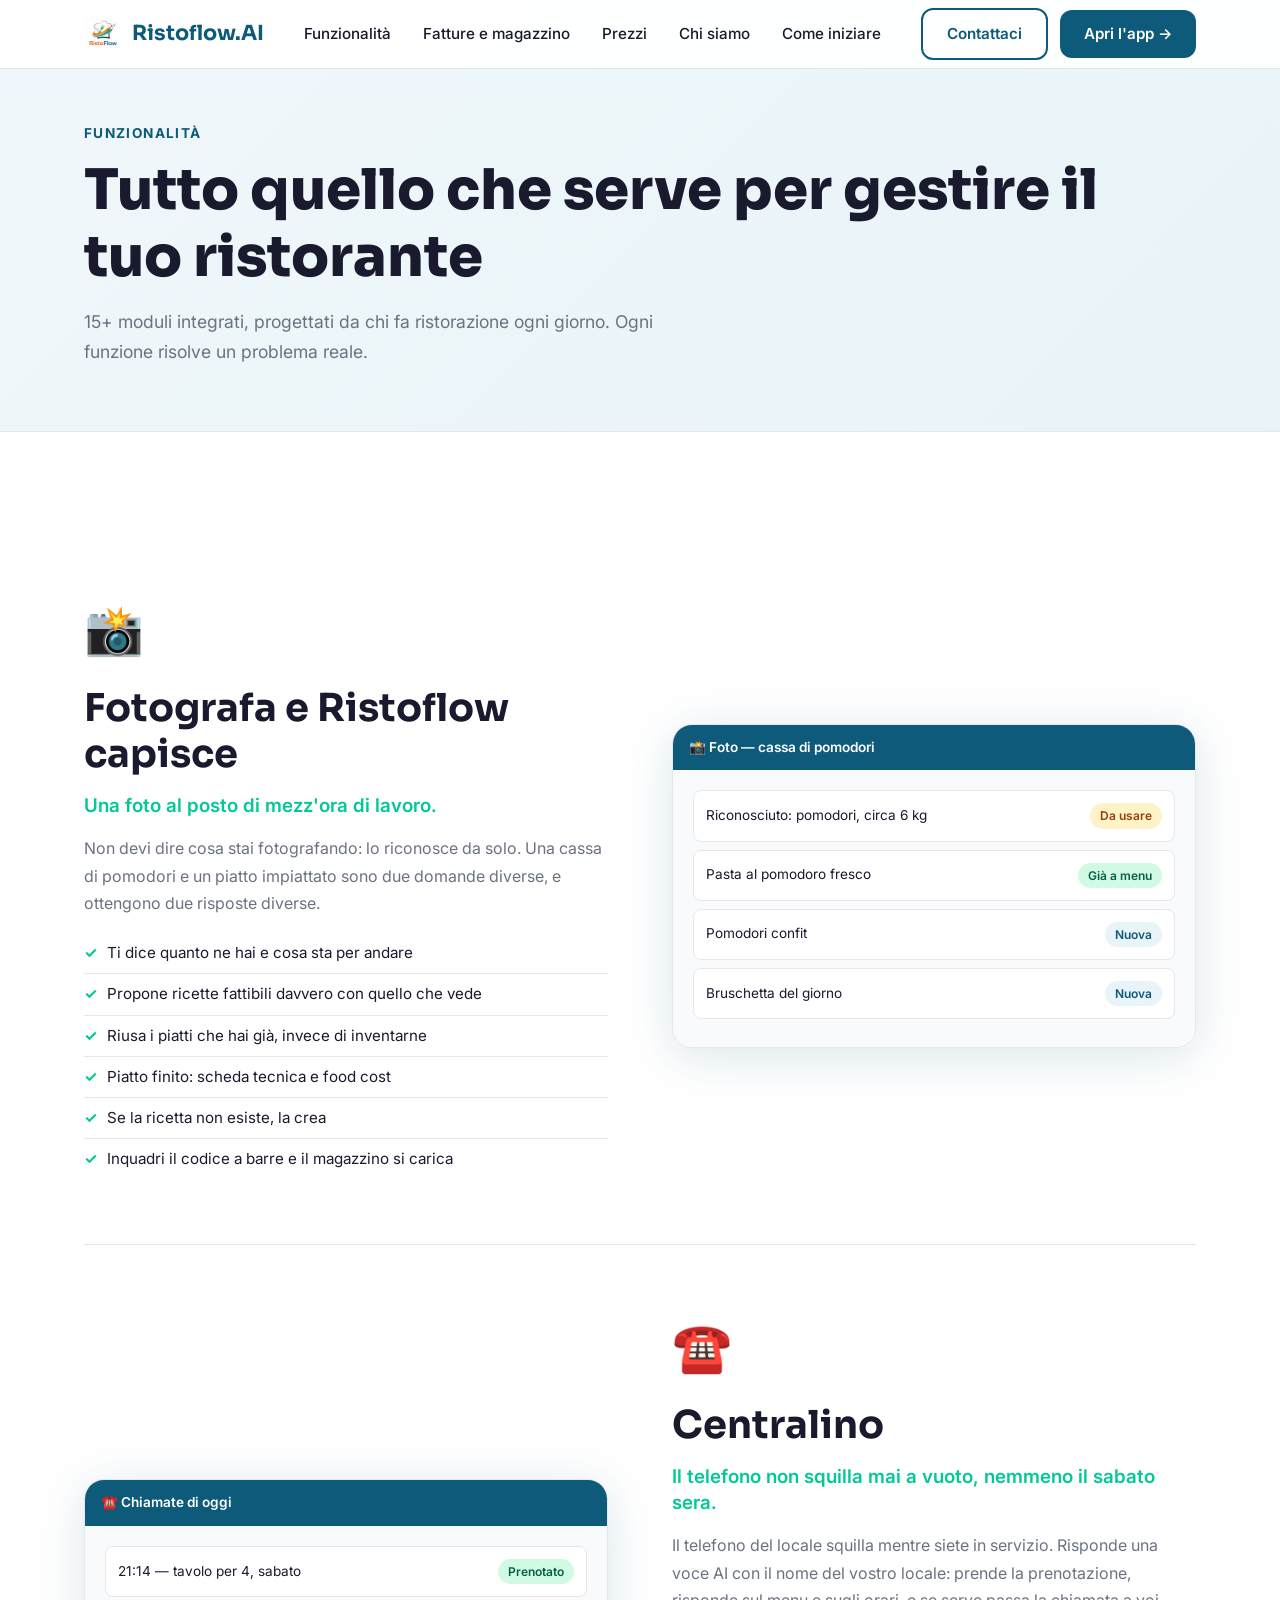
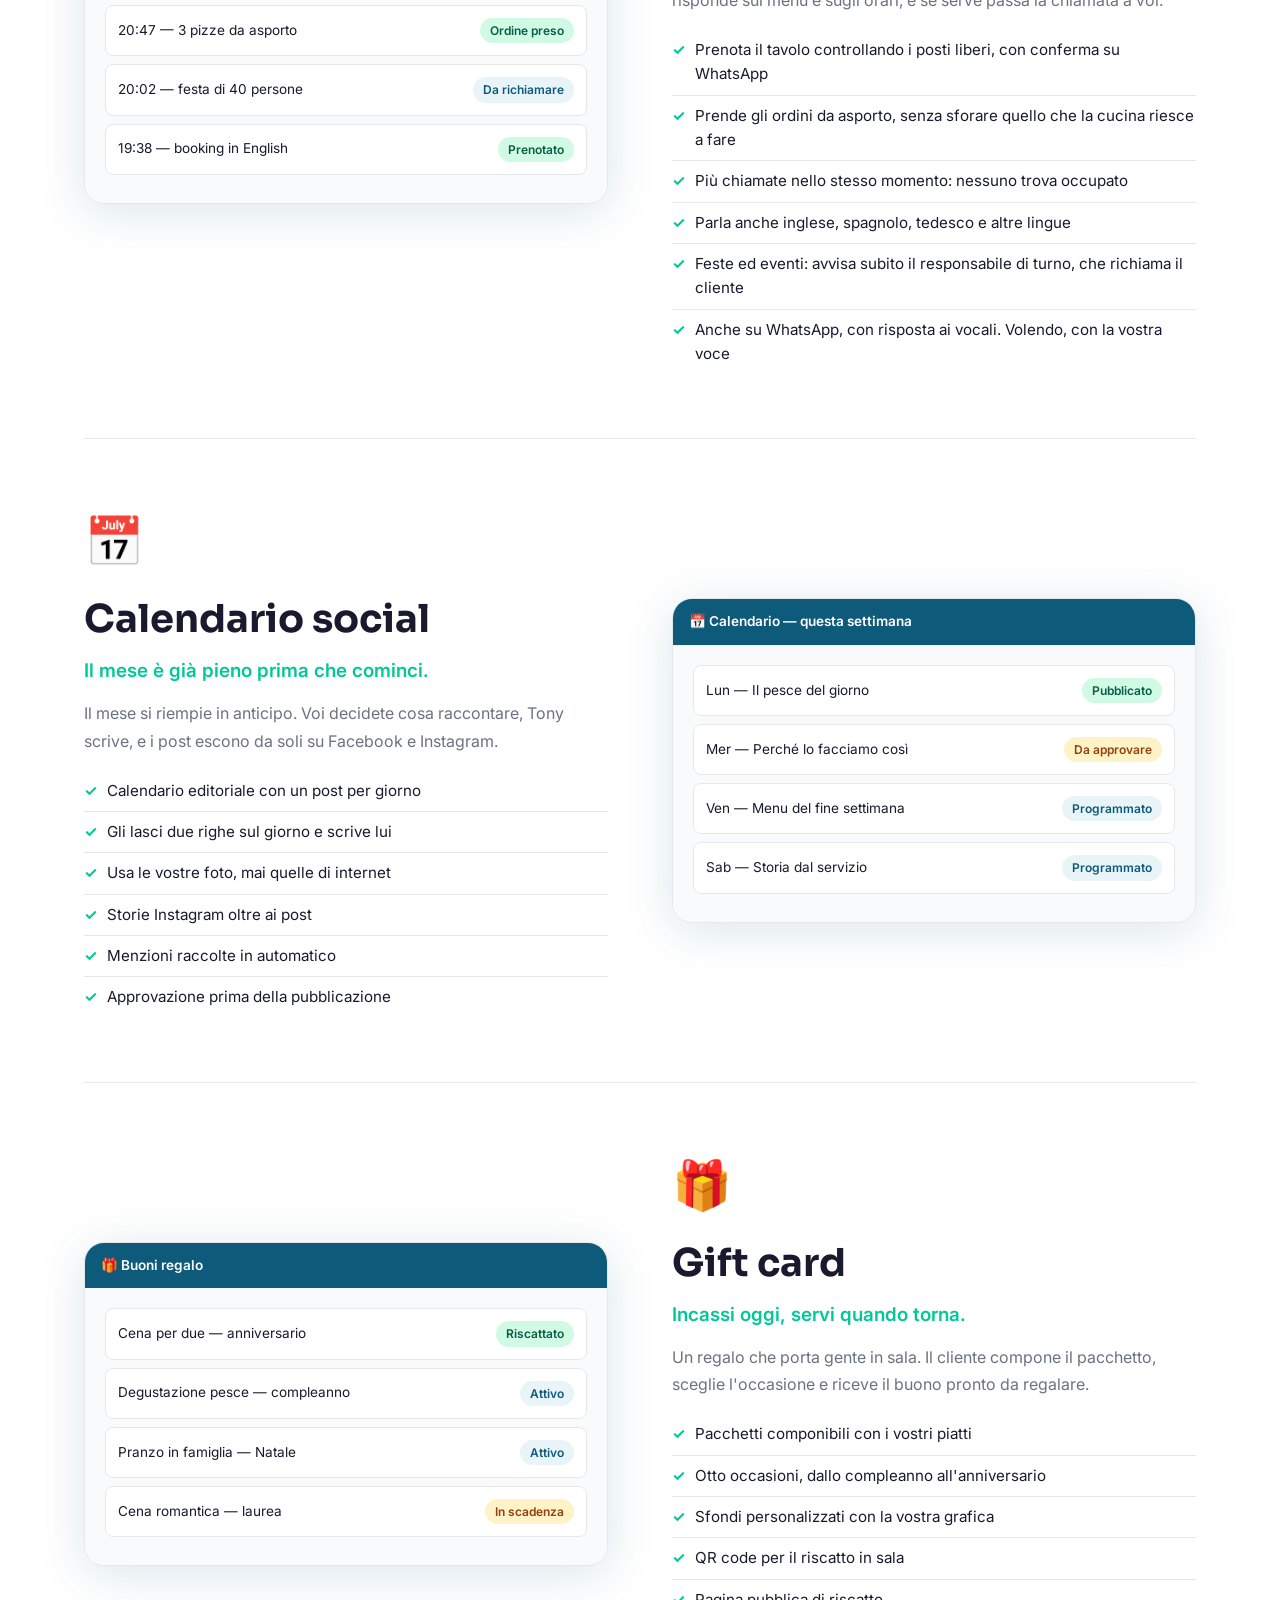
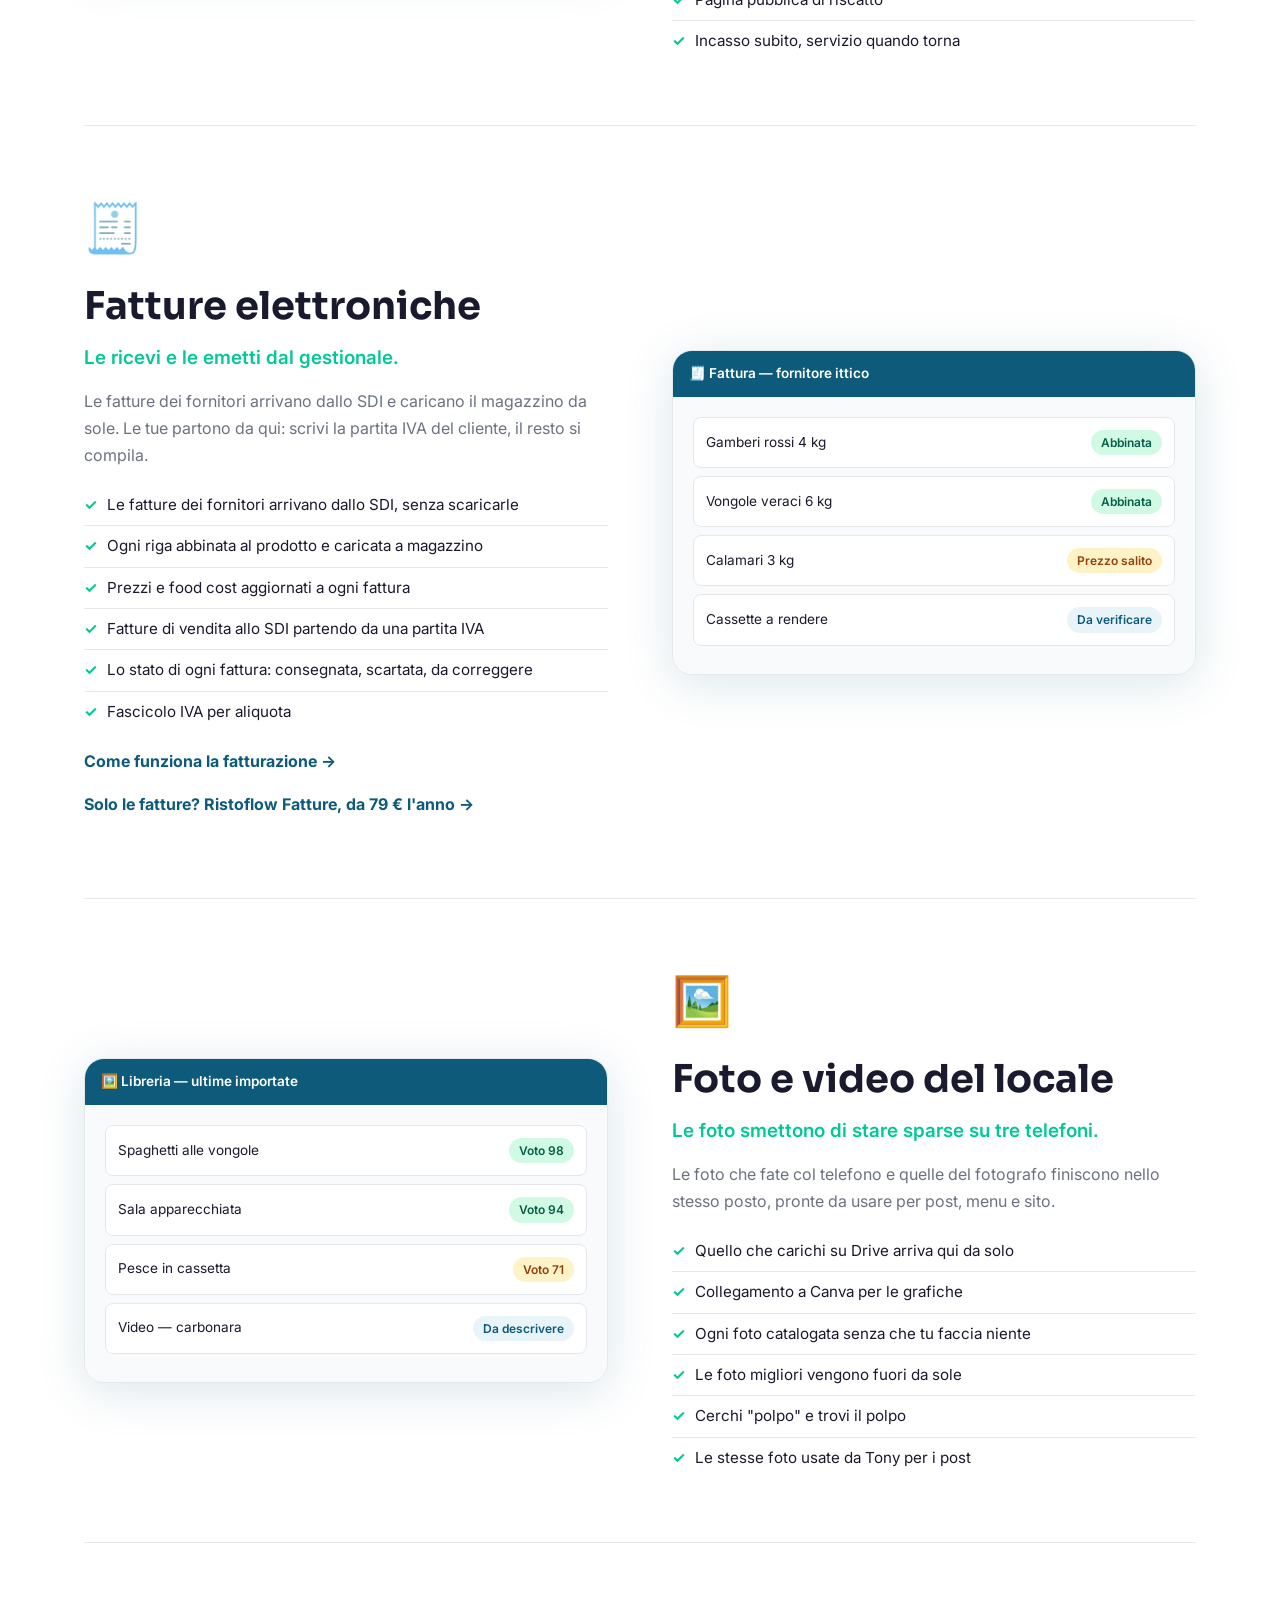
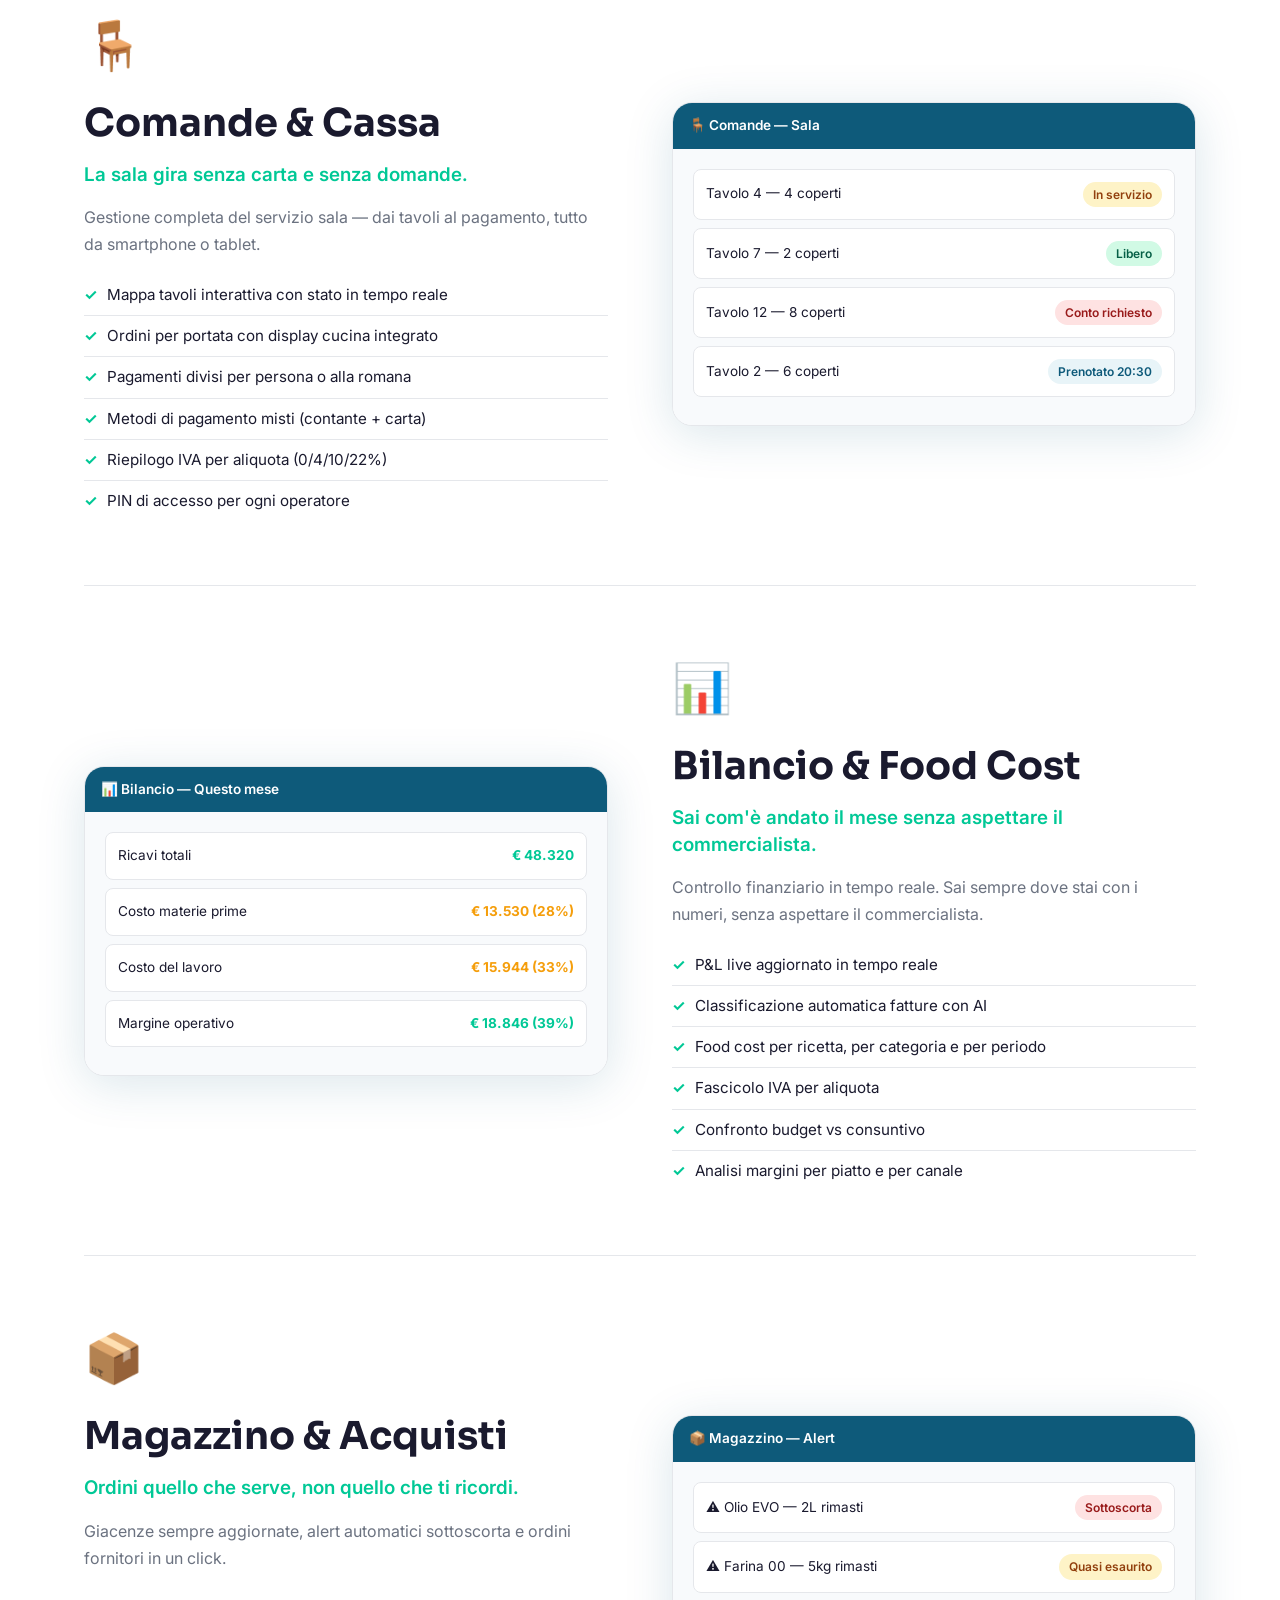
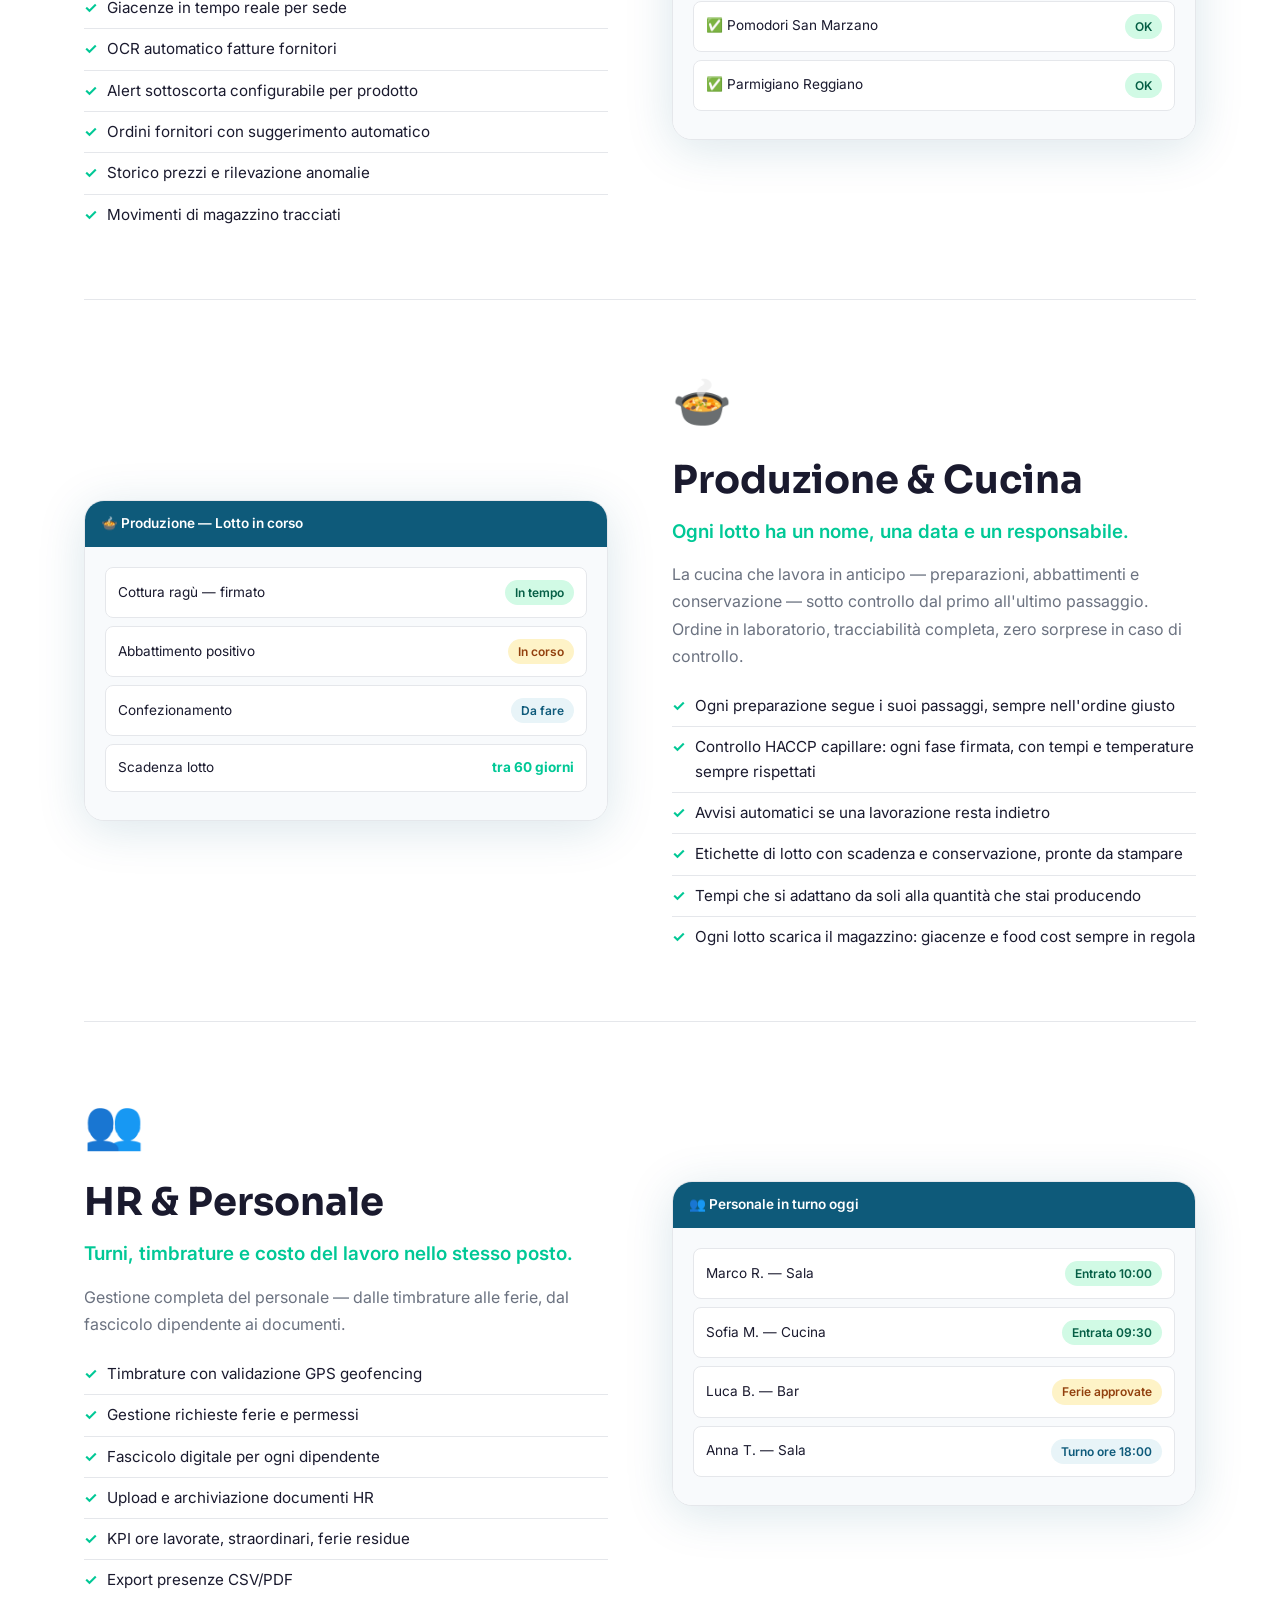
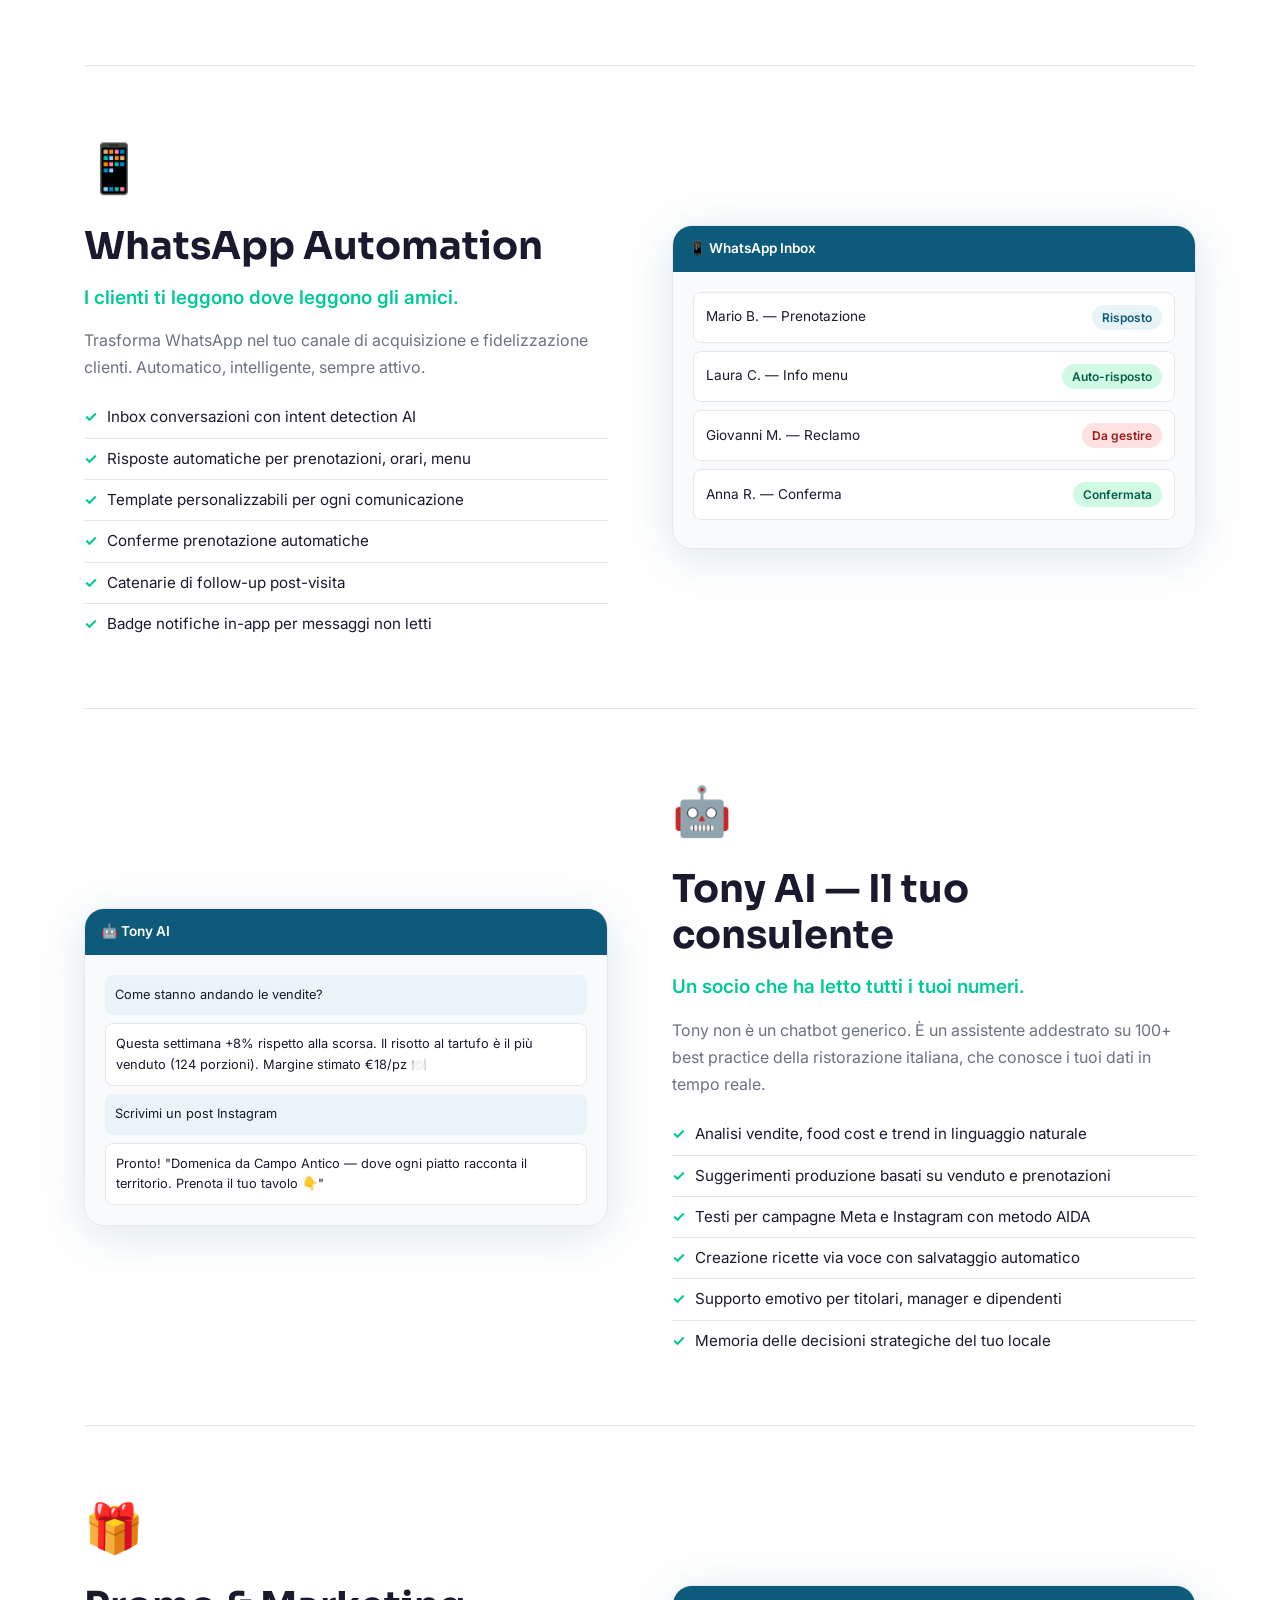
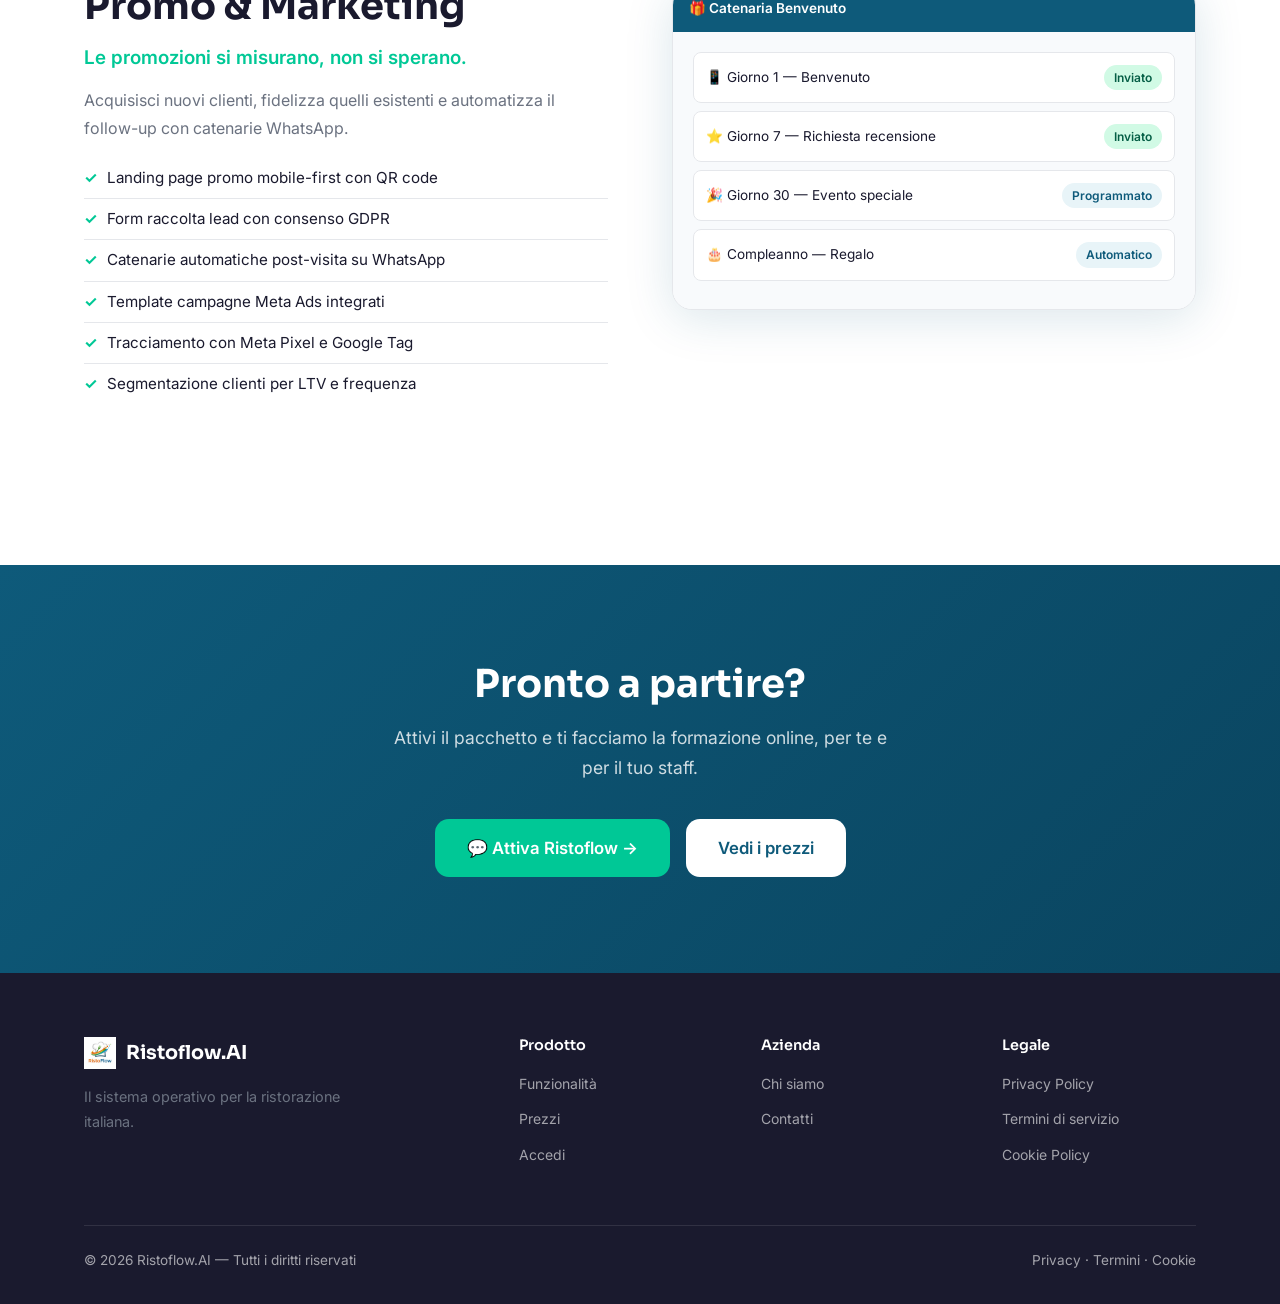
<file: funzionalita.html>
<!DOCTYPE html>
<html lang="it">
<head>
  <meta charset="UTF-8">
  <meta name="viewport" content="width=device-width, initial-scale=1.0">
  <title>Funzionalità — Ristoflow.AI</title>
  <meta name="description" content="Tutti i moduli di Ristoflow.AI: camera che riconosce piatti e ingredienti, centralino con voce AI, calendario social, gift card, fatture elettroniche, comande, food cost, magazzino, HR, WhatsApp e Tony AI.">
  <link rel="icon" href="img/logo.png">
  <link rel="stylesheet" href="css/style.css">
  <style>
    .feature-detail {
      display: grid;
      grid-template-columns: 1fr 1fr;
      gap: 64px;
      align-items: center;
      padding: 64px 0;
      border-bottom: 1px solid var(--border);
    }
    .feature-detail:last-child { border-bottom: none; }
    .feature-detail.reverse { direction: rtl; }
    .feature-detail.reverse > * { direction: ltr; }
    .feature-detail-icon {
      font-size: 3rem;
      margin-bottom: 16px;
    }
    .feature-detail h2 { margin-bottom: 16px; }
    .feature-claim {
      font-size: 1.18rem;
      line-height: 1.4;
      font-weight: 600;
      color: var(--accent);
      margin-bottom: 10px;
    }
    @media (max-width: 768px) { .feature-claim { font-size: 1.05rem; } }
    .feature-detail p { margin-bottom: 16px; }
    .feature-list { list-style: none; margin-top: 16px; }
    .feature-list li {
      display: flex;
      align-items: flex-start;
      gap: 10px;
      padding: 8px 0;
      font-size: 0.95rem;
      color: var(--text);
      border-bottom: 1px solid var(--border);
    }
    .feature-list li:last-child { border-bottom: none; }
    .feature-list li::before {
      content: '✓';
      color: var(--accent);
      font-weight: 700;
      flex-shrink: 0;
    }
    .feature-mockup {
      background: white;
      border-radius: var(--radius-lg);
      border: 1px solid var(--border);
      box-shadow: var(--shadow-lg);
      overflow: hidden;
    }
    .feature-mockup-header {
      background: var(--primary);
      padding: 12px 16px;
      color: white;
      font-size: 0.85rem;
      font-weight: 600;
      display: flex;
      align-items: center;
      gap: 8px;
    }
    .feature-mockup-body { padding: 20px; background: #f8fafc; }
    .mock-row {
      background: white;
      border-radius: 8px;
      padding: 12px;
      margin-bottom: 8px;
      border: 1px solid var(--border);
      display: flex;
      align-items: center;
      justify-content: space-between;
      font-size: 0.85rem;
    }
    .mock-badge {
      padding: 3px 10px;
      border-radius: 100px;
      font-size: 0.75rem;
      font-weight: 600;
    }
    .mock-badge-green { background: #d1fae5; color: #065f46; }
    .mock-badge-yellow { background: #fef3c7; color: #92400e; }
    .mock-badge-red { background: #fee2e2; color: #991b1b; }
    .mock-badge-blue { background: var(--primary-light); color: var(--primary); }
    @media (max-width: 768px) {
      .feature-detail { grid-template-columns: 1fr; gap: 32px; }
      .feature-detail.reverse { direction: ltr; }
    }
  </style>
</head>
<body>

<nav class="navbar">
  <div class="container">
    <div class="nav-inner">
      <a href="index.html" class="nav-logo">
        <img src="img/logo.png" alt="Ristoflow.AI">Ristoflow.AI
      </a>
      <ul class="nav-links">
        <li><a href="funzionalita.html">Funzionalità</a></li>
        <li><a href="index.html#fatture-nel-gestionale">Fatture e magazzino</a></li>
        <li><a href="prezzi.html">Prezzi</a></li>
        <li><a href="chi-siamo.html">Chi siamo</a></li>
        <li><a href="come-iniziare.html">Come iniziare</a></li>
      </ul>
      <div class="nav-cta">
        <a href="mailto:info@ristoflow-ai.com" class="btn btn-outline">Contattaci</a>
        <a href="https://app.ristoflow-ai.com" class="btn btn-primary" target="_blank">Apri l'app →</a>
      </div>
      <button class="nav-toggle" aria-label="Menu">
        <svg width="24" height="24" fill="none" stroke="currentColor" stroke-width="2">
          <line x1="3" y1="12" x2="21" y2="12"/><line x1="3" y1="6" x2="21" y2="6"/><line x1="3" y1="18" x2="21" y2="18"/>
        </svg>
      </button>
    </div>
  </div>
</nav>

<div class="page-hero">
  <div class="container">
    <span class="section-eyebrow">Funzionalità</span>
    <h1>Tutto quello che serve per gestire il tuo ristorante</h1>
    <p>15+ moduli integrati, progettati da chi fa ristorazione ogni giorno. Ogni funzione risolve un problema reale.</p>
  </div>
</div>

<section class="section">
  <div class="container">


    <!-- CAMERA / VISIONE -->
    <div class="feature-detail">
      <div>
        <div class="feature-detail-icon">📸</div>
        <h2>Fotografa e Ristoflow capisce</h2>
        <p class="feature-claim">Una foto al posto di mezz&#39;ora di lavoro.</p>
        <p>Non devi dire cosa stai fotografando: lo riconosce da solo. Una cassa di pomodori e un piatto impiattato sono due domande diverse, e ottengono due risposte diverse.</p>
        <ul class="feature-list">
          <li>Ti dice quanto ne hai e cosa sta per andare</li>
          <li>Propone ricette fattibili davvero con quello che vede</li>
          <li>Riusa i piatti che hai già, invece di inventarne</li>
          <li>Piatto finito: scheda tecnica e food cost</li>
          <li>Se la ricetta non esiste, la crea</li>
          <li>Inquadri il codice a barre e il magazzino si carica</li>
        </ul>
      </div>
      <div class="feature-mockup">
        <div class="feature-mockup-header">📸 Foto — cassa di pomodori</div>
        <div class="feature-mockup-body">
          <div class="mock-row"><span>Riconosciuto: pomodori, circa 6 kg</span><span class="mock-badge mock-badge-yellow">Da usare</span></div>
          <div class="mock-row"><span>Pasta al pomodoro fresco</span><span class="mock-badge mock-badge-green">Già a menu</span></div>
          <div class="mock-row"><span>Pomodori confit</span><span class="mock-badge mock-badge-blue">Nuova</span></div>
          <div class="mock-row"><span>Bruschetta del giorno</span><span class="mock-badge mock-badge-blue">Nuova</span></div>
        </div>
      </div>
    </div>

    <!-- CENTRALINO -->
    <div class="feature-detail reverse">
      <div>
        <div class="feature-detail-icon">☎️</div>
        <h2>Centralino</h2>
        <p class="feature-claim">Il telefono non squilla mai a vuoto, nemmeno il sabato sera.</p>
        <p>Il telefono del locale squilla mentre siete in servizio. Risponde una voce AI con il nome del vostro locale: prende la prenotazione, risponde sul menu e sugli orari, e se serve passa la chiamata a voi.</p>
        <ul class="feature-list">
          <li>Prenota il tavolo controllando i posti liberi, con conferma su WhatsApp</li>
          <li>Prende gli ordini da asporto, senza sforare quello che la cucina riesce a fare</li>
          <li>Più chiamate nello stesso momento: nessuno trova occupato</li>
          <li>Parla anche inglese, spagnolo, tedesco e altre lingue</li>
          <li>Feste ed eventi: avvisa subito il responsabile di turno, che richiama il cliente</li>
          <li>Anche su WhatsApp, con risposta ai vocali. Volendo, con la vostra voce</li>
        </ul>
      </div>
      <div class="feature-mockup">
        <div class="feature-mockup-header">☎️ Chiamate di oggi</div>
        <div class="feature-mockup-body">
          <div class="mock-row"><span>21:14 — tavolo per 4, sabato</span><span class="mock-badge mock-badge-green">Prenotato</span></div>
          <div class="mock-row"><span>20:47 — 3 pizze da asporto</span><span class="mock-badge mock-badge-green">Ordine preso</span></div>
          <div class="mock-row"><span>20:02 — festa di 40 persone</span><span class="mock-badge mock-badge-blue">Da richiamare</span></div>
          <div class="mock-row"><span>19:38 — booking in English</span><span class="mock-badge mock-badge-green">Prenotato</span></div>
        </div>
      </div>
    </div>

    <!-- CALENDARIO SOCIAL -->
    <div class="feature-detail">
      <div>
        <div class="feature-detail-icon">📅</div>
        <h2>Calendario social</h2>
        <p class="feature-claim">Il mese è già pieno prima che cominci.</p>
        <p>Il mese si riempie in anticipo. Voi decidete cosa raccontare, Tony scrive, e i post escono da soli su Facebook e Instagram.</p>
        <ul class="feature-list">
          <li>Calendario editoriale con un post per giorno</li>
          <li>Gli lasci due righe sul giorno e scrive lui</li>
          <li>Usa le vostre foto, mai quelle di internet</li>
          <li>Storie Instagram oltre ai post</li>
          <li>Menzioni raccolte in automatico</li>
          <li>Approvazione prima della pubblicazione</li>
        </ul>
      </div>
      <div class="feature-mockup">
        <div class="feature-mockup-header">📅 Calendario — questa settimana</div>
        <div class="feature-mockup-body">
          <div class="mock-row"><span>Lun — Il pesce del giorno</span><span class="mock-badge mock-badge-green">Pubblicato</span></div>
          <div class="mock-row"><span>Mer — Perché lo facciamo così</span><span class="mock-badge mock-badge-yellow">Da approvare</span></div>
          <div class="mock-row"><span>Ven — Menu del fine settimana</span><span class="mock-badge mock-badge-blue">Programmato</span></div>
          <div class="mock-row"><span>Sab — Storia dal servizio</span><span class="mock-badge mock-badge-blue">Programmato</span></div>
        </div>
      </div>
    </div>

    <!-- GIFT CARD -->
    <div class="feature-detail reverse">
      <div>
        <div class="feature-detail-icon">🎁</div>
        <h2>Gift card</h2>
        <p class="feature-claim">Incassi oggi, servi quando torna.</p>
        <p>Un regalo che porta gente in sala. Il cliente compone il pacchetto, sceglie l'occasione e riceve il buono pronto da regalare.</p>
        <ul class="feature-list">
          <li>Pacchetti componibili con i vostri piatti</li>
          <li>Otto occasioni, dallo compleanno all'anniversario</li>
          <li>Sfondi personalizzati con la vostra grafica</li>
          <li>QR code per il riscatto in sala</li>
          <li>Pagina pubblica di riscatto</li>
          <li>Incasso subito, servizio quando torna</li>
        </ul>
      </div>
      <div class="feature-mockup">
        <div class="feature-mockup-header">🎁 Buoni regalo</div>
        <div class="feature-mockup-body">
          <div class="mock-row"><span>Cena per due — anniversario</span><span class="mock-badge mock-badge-green">Riscattato</span></div>
          <div class="mock-row"><span>Degustazione pesce — compleanno</span><span class="mock-badge mock-badge-blue">Attivo</span></div>
          <div class="mock-row"><span>Pranzo in famiglia — Natale</span><span class="mock-badge mock-badge-blue">Attivo</span></div>
          <div class="mock-row"><span>Cena romantica — laurea</span><span class="mock-badge mock-badge-yellow">In scadenza</span></div>
        </div>
      </div>
    </div>

    <!-- FATTURE ELETTRONICHE -->
    <div class="feature-detail">
      <div>
        <div class="feature-detail-icon">🧾</div>
        <h2>Fatture elettroniche</h2>
        <p class="feature-claim">Le ricevi e le emetti dal gestionale.</p>
        <p>Le fatture dei fornitori arrivano dallo SDI e caricano il magazzino da sole. Le tue partono da qui: scrivi la partita IVA del cliente, il resto si compila.</p>
        <ul class="feature-list">
          <li>Le fatture dei fornitori arrivano dallo SDI, senza scaricarle</li>
          <li>Ogni riga abbinata al prodotto e caricata a magazzino</li>
          <li>Prezzi e food cost aggiornati a ogni fattura</li>
          <li>Fatture di vendita allo SDI partendo da una partita IVA</li>
          <li>Lo stato di ogni fattura: consegnata, scartata, da correggere</li>
          <li>Fascicolo IVA per aliquota</li>
        </ul>
        <p style="margin-top:16px;"><a href="lp/fatturazione.html" style="font-weight:700;">Come funziona la fatturazione &rarr;</a></p>
        <p style="margin-top:8px;"><a href="lp/fatture.html?utm_source=sito&amp;utm_campaign=funzionalita" style="font-weight:700;">Solo le fatture? Ristoflow Fatture, da 79 € l'anno &rarr;</a></p>
      </div>
      <div class="feature-mockup">
        <div class="feature-mockup-header">🧾 Fattura — fornitore ittico</div>
        <div class="feature-mockup-body">
          <div class="mock-row"><span>Gamberi rossi 4 kg</span><span class="mock-badge mock-badge-green">Abbinata</span></div>
          <div class="mock-row"><span>Vongole veraci 6 kg</span><span class="mock-badge mock-badge-green">Abbinata</span></div>
          <div class="mock-row"><span>Calamari 3 kg</span><span class="mock-badge mock-badge-yellow">Prezzo salito</span></div>
          <div class="mock-row"><span>Cassette a rendere</span><span class="mock-badge mock-badge-blue">Da verificare</span></div>
        </div>
      </div>
    </div>

    <!-- LIBRERIA FOTO -->
    <div class="feature-detail reverse">
      <div>
        <div class="feature-detail-icon">🖼️</div>
        <h2>Foto e video del locale</h2>
        <p class="feature-claim">Le foto smettono di stare sparse su tre telefoni.</p>
        <p>Le foto che fate col telefono e quelle del fotografo finiscono nello stesso posto, pronte da usare per post, menu e sito.</p>
        <ul class="feature-list">
          <li>Quello che carichi su Drive arriva qui da solo</li>
          <li>Collegamento a Canva per le grafiche</li>
          <li>Ogni foto catalogata senza che tu faccia niente</li>
          <li>Le foto migliori vengono fuori da sole</li>
          <li>Cerchi &quot;polpo&quot; e trovi il polpo</li>
          <li>Le stesse foto usate da Tony per i post</li>
        </ul>
      </div>
      <div class="feature-mockup">
        <div class="feature-mockup-header">🖼️ Libreria — ultime importate</div>
        <div class="feature-mockup-body">
          <div class="mock-row"><span>Spaghetti alle vongole</span><span class="mock-badge mock-badge-green">Voto 98</span></div>
          <div class="mock-row"><span>Sala apparecchiata</span><span class="mock-badge mock-badge-green">Voto 94</span></div>
          <div class="mock-row"><span>Pesce in cassetta</span><span class="mock-badge mock-badge-yellow">Voto 71</span></div>
          <div class="mock-row"><span>Video — carbonara</span><span class="mock-badge mock-badge-blue">Da descrivere</span></div>
        </div>
      </div>
    </div>

    <!-- OPERATIVO -->
    <div class="feature-detail">
      <div>
        <div class="feature-detail-icon">🪑</div>
        <h2>Comande & Cassa</h2>
        <p class="feature-claim">La sala gira senza carta e senza domande.</p>
        <p>Gestione completa del servizio sala — dai tavoli al pagamento, tutto da smartphone o tablet.</p>
        <ul class="feature-list">
          <li>Mappa tavoli interattiva con stato in tempo reale</li>
          <li>Ordini per portata con display cucina integrato</li>
          <li>Pagamenti divisi per persona o alla romana</li>
          <li>Metodi di pagamento misti (contante + carta)</li>
          <li>Riepilogo IVA per aliquota (0/4/10/22%)</li>
          <li>PIN di accesso per ogni operatore</li>
        </ul>
      </div>
      <div class="feature-mockup">
        <div class="feature-mockup-header">🪑 Comande — Sala</div>
        <div class="feature-mockup-body">
          <div class="mock-row"><span>Tavolo 4 — 4 coperti</span><span class="mock-badge mock-badge-yellow">In servizio</span></div>
          <div class="mock-row"><span>Tavolo 7 — 2 coperti</span><span class="mock-badge mock-badge-green">Libero</span></div>
          <div class="mock-row"><span>Tavolo 12 — 8 coperti</span><span class="mock-badge mock-badge-red">Conto richiesto</span></div>
          <div class="mock-row"><span>Tavolo 2 — 6 coperti</span><span class="mock-badge mock-badge-blue">Prenotato 20:30</span></div>
        </div>
      </div>
    </div>

    <!-- BILANCIO -->
    <div class="feature-detail reverse">
      <div>
        <div class="feature-detail-icon">📊</div>
        <h2>Bilancio & Food Cost</h2>
        <p class="feature-claim">Sai com&#39;è andato il mese senza aspettare il commercialista.</p>
        <p>Controllo finanziario in tempo reale. Sai sempre dove stai con i numeri, senza aspettare il commercialista.</p>
        <ul class="feature-list">
          <li>P&L live aggiornato in tempo reale</li>
          <li>Classificazione automatica fatture con AI</li>
          <li>Food cost per ricetta, per categoria e per periodo</li>
          <li>Fascicolo IVA per aliquota</li>
          <li>Confronto budget vs consuntivo</li>
          <li>Analisi margini per piatto e per canale</li>
        </ul>
      </div>
      <div class="feature-mockup">
        <div class="feature-mockup-header">📊 Bilancio — Questo mese</div>
        <div class="feature-mockup-body">
          <div class="mock-row"><span>Ricavi totali</span><strong style="color:var(--accent)">€ 48.320</strong></div>
          <div class="mock-row"><span>Costo materie prime</span><strong style="color:#f59e0b">€ 13.530 (28%)</strong></div>
          <div class="mock-row"><span>Costo del lavoro</span><strong style="color:#f59e0b">€ 15.944 (33%)</strong></div>
          <div class="mock-row"><span>Margine operativo</span><strong style="color:var(--accent)">€ 18.846 (39%)</strong></div>
        </div>
      </div>
    </div>

    <!-- MAGAZZINO -->
    <div class="feature-detail">
      <div>
        <div class="feature-detail-icon">📦</div>
        <h2>Magazzino & Acquisti</h2>
        <p class="feature-claim">Ordini quello che serve, non quello che ti ricordi.</p>
        <p>Giacenze sempre aggiornate, alert automatici sottoscorta e ordini fornitori in un click.</p>
        <ul class="feature-list">
          <li>Giacenze in tempo reale per sede</li>
          <li>OCR automatico fatture fornitori</li>
          <li>Alert sottoscorta configurabile per prodotto</li>
          <li>Ordini fornitori con suggerimento automatico</li>
          <li>Storico prezzi e rilevazione anomalie</li>
          <li>Movimenti di magazzino tracciati</li>
        </ul>
      </div>
      <div class="feature-mockup">
        <div class="feature-mockup-header">📦 Magazzino — Alert</div>
        <div class="feature-mockup-body">
          <div class="mock-row"><span>⚠️ Olio EVO — 2L rimasti</span><span class="mock-badge mock-badge-red">Sottoscorta</span></div>
          <div class="mock-row"><span>⚠️ Farina 00 — 5kg rimasti</span><span class="mock-badge mock-badge-yellow">Quasi esaurito</span></div>
          <div class="mock-row"><span>✅ Pomodori San Marzano</span><span class="mock-badge mock-badge-green">OK</span></div>
          <div class="mock-row"><span>✅ Parmigiano Reggiano</span><span class="mock-badge mock-badge-green">OK</span></div>
        </div>
      </div>
    </div>

    <!-- PRODUZIONE / CUCINA -->
    <div class="feature-detail reverse">
      <div>
        <div class="feature-detail-icon">🍲</div>
        <h2>Produzione & Cucina</h2>
        <p class="feature-claim">Ogni lotto ha un nome, una data e un responsabile.</p>
        <p>La cucina che lavora in anticipo — preparazioni, abbattimenti e conservazione — sotto controllo dal primo all'ultimo passaggio. Ordine in laboratorio, tracciabilità completa, zero sorprese in caso di controllo.</p>
        <ul class="feature-list">
          <li>Ogni preparazione segue i suoi passaggi, sempre nell'ordine giusto</li>
          <li>Controllo HACCP capillare: ogni fase firmata, con tempi e temperature sempre rispettati</li>
          <li>Avvisi automatici se una lavorazione resta indietro</li>
          <li>Etichette di lotto con scadenza e conservazione, pronte da stampare</li>
          <li>Tempi che si adattano da soli alla quantità che stai producendo</li>
          <li>Ogni lotto scarica il magazzino: giacenze e food cost sempre in regola</li>
        </ul>
      </div>
      <div class="feature-mockup">
        <div class="feature-mockup-header">🍲 Produzione — Lotto in corso</div>
        <div class="feature-mockup-body">
          <div class="mock-row"><span>Cottura ragù — firmato</span><span class="mock-badge mock-badge-green">In tempo</span></div>
          <div class="mock-row"><span>Abbattimento positivo</span><span class="mock-badge mock-badge-yellow">In corso</span></div>
          <div class="mock-row"><span>Confezionamento</span><span class="mock-badge mock-badge-blue">Da fare</span></div>
          <div class="mock-row"><span>Scadenza lotto</span><strong style="color:var(--accent)">tra 60 giorni</strong></div>
        </div>
      </div>
    </div>

    <!-- HR -->
    <div class="feature-detail">
      <div>
        <div class="feature-detail-icon">👥</div>
        <h2>HR & Personale</h2>
        <p class="feature-claim">Turni, timbrature e costo del lavoro nello stesso posto.</p>
        <p>Gestione completa del personale — dalle timbrature alle ferie, dal fascicolo dipendente ai documenti.</p>
        <ul class="feature-list">
          <li>Timbrature con validazione GPS geofencing</li>
          <li>Gestione richieste ferie e permessi</li>
          <li>Fascicolo digitale per ogni dipendente</li>
          <li>Upload e archiviazione documenti HR</li>
          <li>KPI ore lavorate, straordinari, ferie residue</li>
          <li>Export presenze CSV/PDF</li>
        </ul>
      </div>
      <div class="feature-mockup">
        <div class="feature-mockup-header">👥 Personale in turno oggi</div>
        <div class="feature-mockup-body">
          <div class="mock-row"><span>Marco R. — Sala</span><span class="mock-badge mock-badge-green">Entrato 10:00</span></div>
          <div class="mock-row"><span>Sofia M. — Cucina</span><span class="mock-badge mock-badge-green">Entrata 09:30</span></div>
          <div class="mock-row"><span>Luca B. — Bar</span><span class="mock-badge mock-badge-yellow">Ferie approvate</span></div>
          <div class="mock-row"><span>Anna T. — Sala</span><span class="mock-badge mock-badge-blue">Turno ore 18:00</span></div>
        </div>
      </div>
    </div>

    <!-- WHATSAPP -->
    <div class="feature-detail">
      <div>
        <div class="feature-detail-icon">📱</div>
        <h2>WhatsApp Automation</h2>
        <p class="feature-claim">I clienti ti leggono dove leggono gli amici.</p>
        <p>Trasforma WhatsApp nel tuo canale di acquisizione e fidelizzazione clienti. Automatico, intelligente, sempre attivo.</p>
        <ul class="feature-list">
          <li>Inbox conversazioni con intent detection AI</li>
          <li>Risposte automatiche per prenotazioni, orari, menu</li>
          <li>Template personalizzabili per ogni comunicazione</li>
          <li>Conferme prenotazione automatiche</li>
          <li>Catenarie di follow-up post-visita</li>
          <li>Badge notifiche in-app per messaggi non letti</li>
        </ul>
      </div>
      <div class="feature-mockup">
        <div class="feature-mockup-header">📱 WhatsApp Inbox</div>
        <div class="feature-mockup-body">
          <div class="mock-row"><span>Mario B. — Prenotazione</span><span class="mock-badge mock-badge-blue">Risposto</span></div>
          <div class="mock-row"><span>Laura C. — Info menu</span><span class="mock-badge mock-badge-green">Auto-risposto</span></div>
          <div class="mock-row"><span>Giovanni M. — Reclamo</span><span class="mock-badge mock-badge-red">Da gestire</span></div>
          <div class="mock-row"><span>Anna R. — Conferma</span><span class="mock-badge mock-badge-green">Confermata</span></div>
        </div>
      </div>
    </div>

    <!-- TONY AI -->
    <div class="feature-detail reverse">
      <div>
        <div class="feature-detail-icon">🤖</div>
        <h2>Tony AI — Il tuo consulente</h2>
        <p class="feature-claim">Un socio che ha letto tutti i tuoi numeri.</p>
        <p>Tony non è un chatbot generico. È un assistente addestrato su 100+ best practice della ristorazione italiana, che conosce i tuoi dati in tempo reale.</p>
        <ul class="feature-list">
          <li>Analisi vendite, food cost e trend in linguaggio naturale</li>
          <li>Suggerimenti produzione basati su venduto e prenotazioni</li>
          <li>Testi per campagne Meta e Instagram con metodo AIDA</li>
          <li>Creazione ricette via voce con salvataggio automatico</li>
          <li>Supporto emotivo per titolari, manager e dipendenti</li>
          <li>Memoria delle decisioni strategiche del tuo locale</li>
        </ul>
      </div>
      <div class="feature-mockup">
        <div class="feature-mockup-header">🤖 Tony AI</div>
        <div class="feature-mockup-body">
          <div style="background:var(--primary-light);padding:10px;border-radius:8px;font-size:0.8rem;margin-bottom:8px;">Come stanno andando le vendite?</div>
          <div style="background:white;padding:10px;border-radius:8px;font-size:0.8rem;margin-bottom:8px;border:1px solid var(--border);">Questa settimana +8% rispetto alla scorsa. Il risotto al tartufo è il più venduto (124 porzioni). Margine stimato €18/pz 🍽️</div>
          <div style="background:var(--primary-light);padding:10px;border-radius:8px;font-size:0.8rem;margin-bottom:8px;">Scrivimi un post Instagram</div>
          <div style="background:white;padding:10px;border-radius:8px;font-size:0.8rem;border:1px solid var(--border);">Pronto! "Domenica da Campo Antico — dove ogni piatto racconta il territorio. Prenota il tuo tavolo 👇"</div>
        </div>
      </div>
    </div>

    <!-- PROMO -->
    <div class="feature-detail">
      <div>
        <div class="feature-detail-icon">🎁</div>
        <h2>Promo & Marketing</h2>
        <p class="feature-claim">Le promozioni si misurano, non si sperano.</p>
        <p>Acquisisci nuovi clienti, fidelizza quelli esistenti e automatizza il follow-up con catenarie WhatsApp.</p>
        <ul class="feature-list">
          <li>Landing page promo mobile-first con QR code</li>
          <li>Form raccolta lead con consenso GDPR</li>
          <li>Catenarie automatiche post-visita su WhatsApp</li>
          <li>Template campagne Meta Ads integrati</li>
          <li>Tracciamento con Meta Pixel e Google Tag</li>
          <li>Segmentazione clienti per LTV e frequenza</li>
        </ul>
      </div>
      <div class="feature-mockup">
        <div class="feature-mockup-header">🎁 Catenaria Benvenuto</div>
        <div class="feature-mockup-body">
          <div class="mock-row"><span>📱 Giorno 1 — Benvenuto</span><span class="mock-badge mock-badge-green">Inviato</span></div>
          <div class="mock-row"><span>⭐ Giorno 7 — Richiesta recensione</span><span class="mock-badge mock-badge-green">Inviato</span></div>
          <div class="mock-row"><span>🎉 Giorno 30 — Evento speciale</span><span class="mock-badge mock-badge-blue">Programmato</span></div>
          <div class="mock-row"><span>🎂 Compleanno — Regalo</span><span class="mock-badge mock-badge-blue">Automatico</span></div>
        </div>
      </div>
    </div>

  </div>
</section>

<!-- CTA -->
<section class="cta-section">
  <div class="container">
    <h2>Pronto a partire?</h2>
    <p>Attivi il pacchetto e ti facciamo la formazione online, per te e per il tuo staff.</p>
    <div class="cta-actions">
      <a href="https://wa.me/393349487644?text=Ciao!%20Vorrei%20attivare%20Ristoflow" target="_blank" rel="noopener" class="btn btn-accent btn-lg">💬 Attiva Ristoflow →</a>
      <a href="prezzi.html" class="btn btn-white btn-lg">Vedi i prezzi</a>
    </div>
  </div>
</section>

<footer class="footer">
  <div class="container">
    <div class="footer-grid">
      <div class="footer-brand">
        <div class="footer-logo"><img src="img/logo.png" alt="Ristoflow.AI">Ristoflow.AI</div>
        <p class="footer-desc">Il sistema operativo per la ristorazione italiana.</p>
      </div>
      <div class="footer-col">
        <h4>Prodotto</h4>
        <ul>
          <li><a href="funzionalita.html">Funzionalità</a></li>
          <li><a href="prezzi.html">Prezzi</a></li>
          <li><a href="https://app.ristoflow-ai.com">Accedi</a></li>
        </ul>
      </div>
      <div class="footer-col">
        <h4>Azienda</h4>
        <ul>
          <li><a href="chi-siamo.html">Chi siamo</a></li>
          <li><a href="mailto:info@ristoflow-ai.com">Contatti</a></li>
        </ul>
      </div>
      <div class="footer-col">
        <h4>Legale</h4>
        <ul>
          <li><a href="privacy.html">Privacy Policy</a></li>
          <li><a href="terms.html">Termini di servizio</a></li>
          <li><a href="cookie.html">Cookie Policy</a></li>
        </ul>
      </div>
    </div>
    <div class="footer-bottom">
      <span>© 2026 Ristoflow.AI — Tutti i diritti riservati</span>
      <span><a href="privacy.html">Privacy</a> · <a href="terms.html">Termini</a> · <a href="cookie.html">Cookie</a></span>
    </div>
  </div>
</footer>

<script src="js/main.js"></script>


<script>
(function () {
  // contatore visite nostro: solo pagina e provenienza, nessun dato personale (page_analytics)
  try {
    var A = "eyJhbGciOiJIUzI1NiIsInR5cCI6IkpXVCJ9.eyJpc3MiOiJzdXBhYmFzZSIsInJlZiI6ImN1aGNzY3B2aHlwb2FwbGNtdGprIiwicm9sZSI6ImFub24iLCJpYXQiOjE3NjM4MjY4MjgsImV4cCI6MjA3OTQwMjgyOH0.q9zAs0oh8F1-whtORHBIORF5jIn1NTS3LvSMWleP0a0";
    var q = new URLSearchParams(location.search), ses = null;
    try { ses = sessionStorage.getItem("rf_ses"); if (!ses) { ses = Math.random().toString(36).slice(2) + Date.now().toString(36); sessionStorage.setItem("rf_ses", ses); } } catch (e) {}
    var ref = document.referrer || "";
    fetch("https://cuhcscpvhypoaplcmtjk.supabase.co/rest/v1/page_analytics", { method: "POST", keepalive: true,
      headers: { "Content-Type": "application/json", "apikey": A, "Authorization": "Bearer " + A, "Prefer": "return=minimal" },
      body: JSON.stringify({ azienda_id: "a43d41b5-f4ac-494f-8144-6574347a754f", pagina: "sito-funzionalita",
        pagina_id: "a43d41b5-f4ac-494f-8144-6574347a754f", tipo: "view", elemento: "sito_pagina",
        referrer: ref ? ref.slice(0, 250) : null,
        utm_source: q.get("utm_source") || (ref ? (function () { try { return new URL(ref).hostname; } catch (e) { return null; } })() : "diretto"),
        utm_medium: q.get("utm_medium"), utm_campaign: q.get("utm_campaign"),
        device: /Mobi|Android/i.test(navigator.userAgent) ? "mobile" : "desktop", session_id: ses }) }).catch(function () {});
  } catch (e) {}
})();
</script>
</body>
</html>
</file>
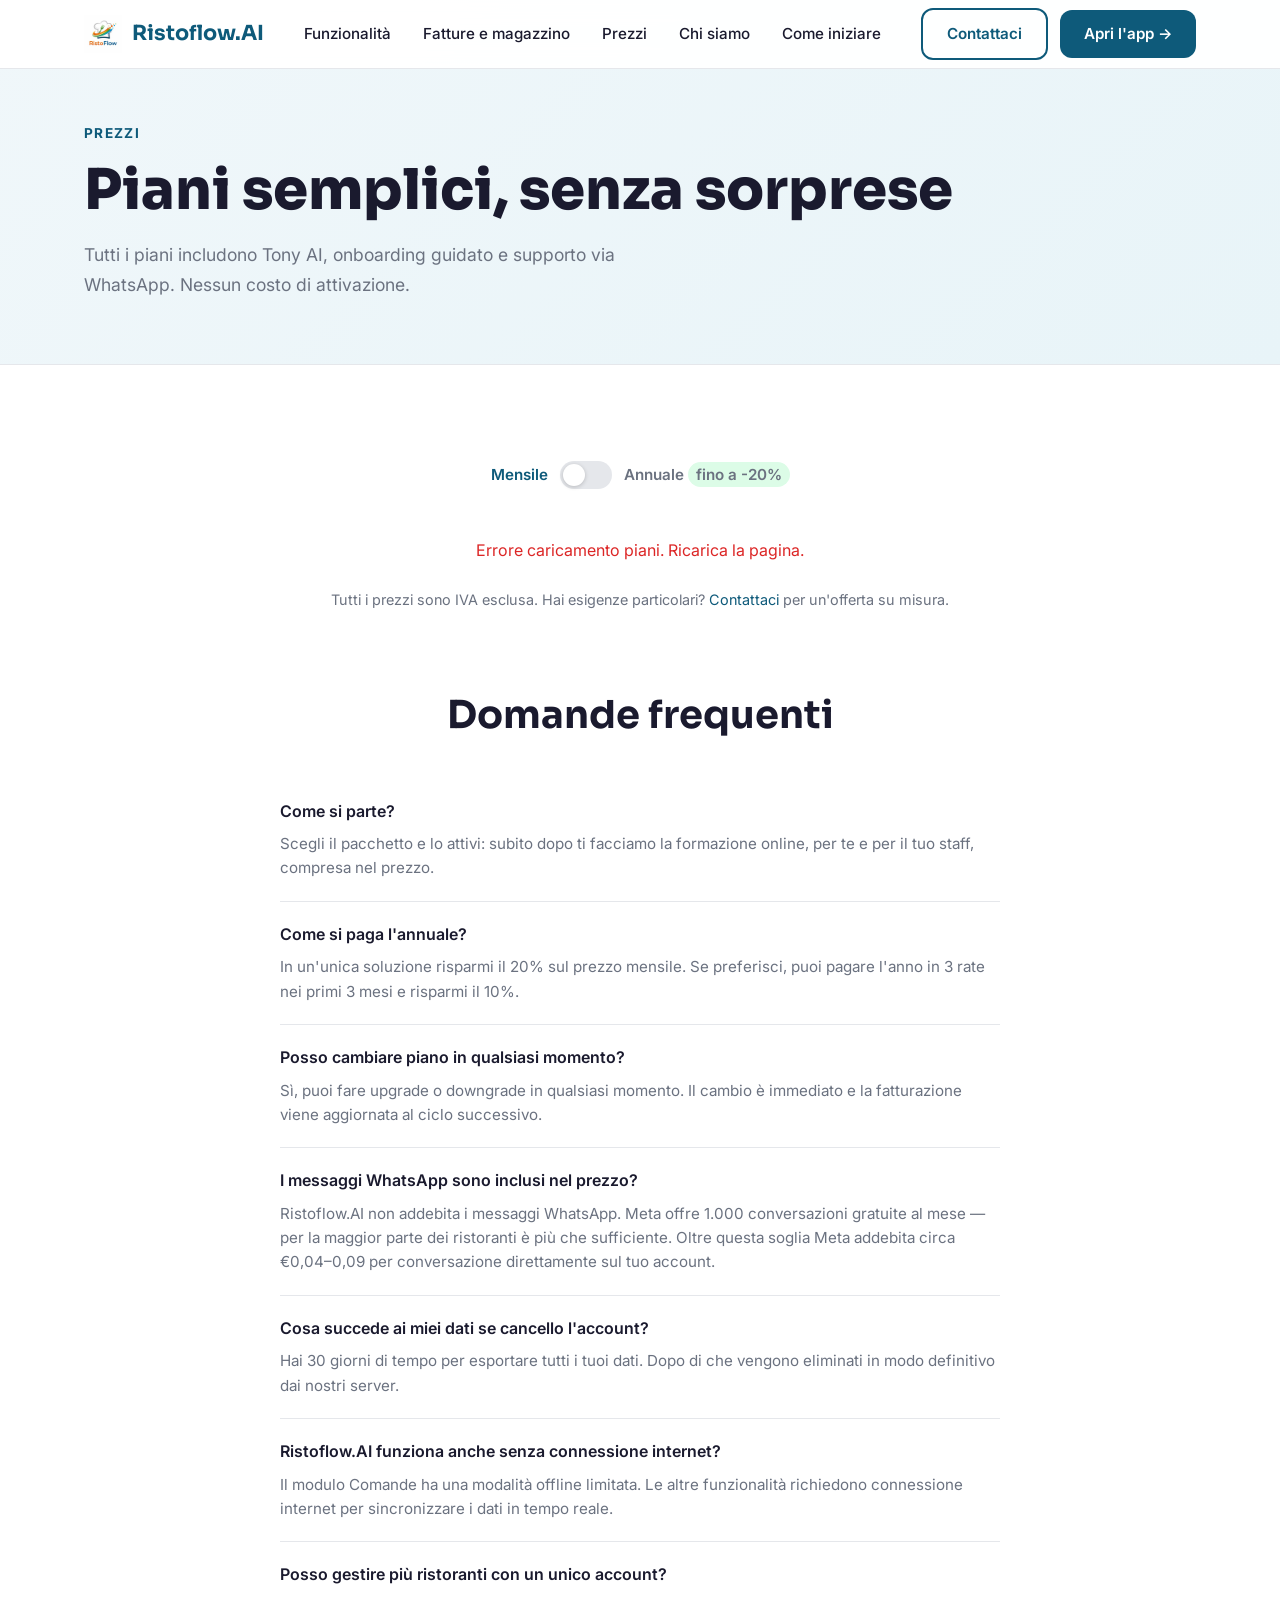
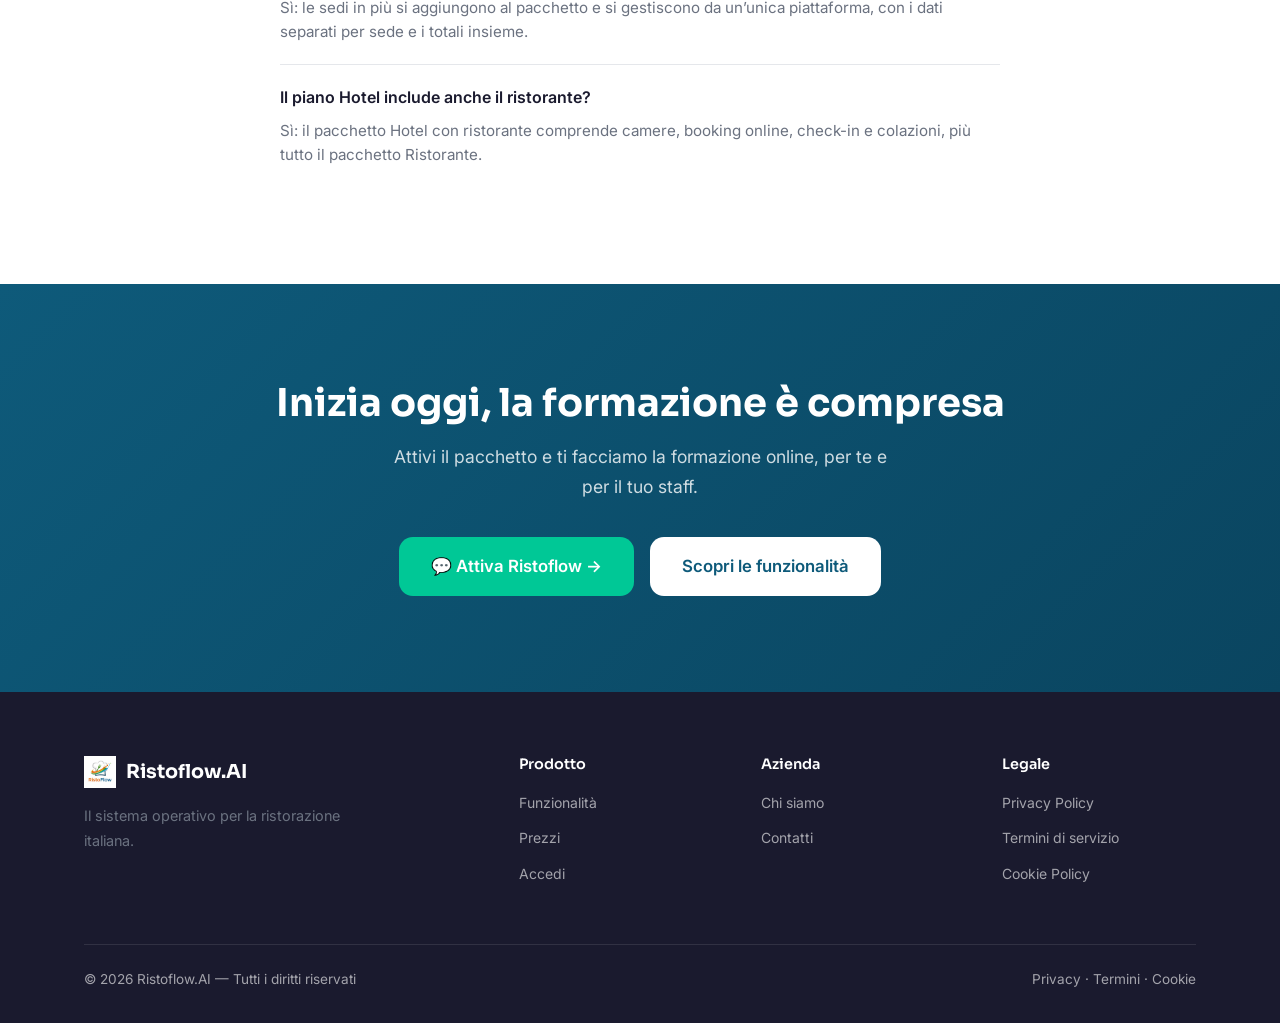
<file: prezzi.html>
<!DOCTYPE html>
<html lang="it">
<head>
  <meta charset="UTF-8">
  <meta name="viewport" content="width=device-width, initial-scale=1.0">
  <title>Prezzi — Ristoflow.AI</title>
  <meta name="description" content="Piani e prezzi Ristoflow.AI. Da €19/mese per gestire il tuo ristorante con AI integrata.">
  <link rel="icon" href="img/logo.png">
  <link rel="stylesheet" href="css/style.css">
  <style>
    /* ── Toggle mensile/annuale ── */
    .billing-toggle {
      display: flex; align-items: center; gap: 12px;
      justify-content: center; margin-bottom: 48px;
    }
    .billing-toggle span { font-weight: 600; font-size: 0.95rem; color: var(--text-light); transition: color 0.2s; }
    .billing-toggle span.active { color: var(--primary); }
    .toggle-switch {
      position: relative; width: 52px; height: 28px; cursor: pointer;
    }
    .toggle-switch input { opacity: 0; width: 0; height: 0; }
    .toggle-slider {
      position: absolute; inset: 0; background: var(--border);
      border-radius: 999px; transition: background 0.2s;
    }
    .toggle-slider::before {
      content: ''; position: absolute;
      width: 22px; height: 22px; border-radius: 50%;
      background: white; top: 3px; left: 3px;
      transition: transform 0.2s;
      box-shadow: 0 1px 4px rgba(0,0,0,0.2);
    }
    .toggle-switch input:checked + .toggle-slider { background: var(--primary); }
    .toggle-switch input:checked + .toggle-slider::before { transform: translateX(24px); }
    .badge-risparmio {
      background: #dcfce7; color: #15803d;
      font-size: 0.75rem; font-weight: 700;
      padding: 3px 8px; border-radius: 999px;
    }

    /* ── Pricing grid ── */
    .pricing-grid {
      display: grid;
      grid-template-columns: repeat(auto-fit, minmax(240px, 1fr));
      gap: 24px; align-items: start;
    }
    .pricing-card {
      background: white; border: 1.5px solid var(--border);
      border-radius: var(--radius-lg); padding: 28px 24px;
      position: relative; transition: transform 0.2s, box-shadow 0.2s;
      display: flex; flex-direction: column;
    }
    .pricing-card:hover { transform: translateY(-4px); box-shadow: var(--shadow-lg); }
    .pricing-card.featured {
      border-color: var(--primary); background: var(--primary);
      color: white;
    }
    .pricing-card.featured p,
    .pricing-card.featured .pricing-desc,
    .pricing-card.featured .pricing-features li { color: rgba(255,255,255,0.85); }
    .pricing-badge {
      position: absolute; top: -13px; left: 50%; transform: translateX(-50%);
      background: var(--accent); color: white;
      font-size: 0.75rem; font-weight: 700;
      padding: 4px 14px; border-radius: 999px; white-space: nowrap;
    }
    .pricing-name { font-family: 'Sora', sans-serif; font-size: 1.1rem; font-weight: 700; margin-bottom: 8px; }
    .pricing-price {
      font-family: 'Sora', sans-serif; font-size: 2.4rem; font-weight: 800;
      line-height: 1; margin-bottom: 4px;
    }
    .pricing-price span { font-size: 1rem; font-weight: 500; opacity: 0.7; }
    .pricing-price-annual { font-size: 0.82rem; opacity: 0.65; margin-bottom: 12px; min-height: 18px; }
    .pricing-desc { font-size: 0.88rem; margin-bottom: 20px; min-height: 40px; }
    .pricing-features { list-style: none; margin-bottom: 24px; flex: 1; display: flex; flex-direction: column; gap: 8px; }
    .pricing-features li {
      font-size: 0.875rem; display: flex; align-items: flex-start; gap: 8px;
    }
    .pricing-features li::before {
      content: '✓'; font-weight: 700; color: var(--accent);
      flex-shrink: 0; margin-top: 1px;
    }
    .pricing-card.featured .pricing-features li::before { color: #a7f3d0; }
    .pricing-sedi {
      font-size: 0.8rem; font-weight: 600; opacity: 0.6;
      margin-bottom: 20px; padding-top: 12px; border-top: 1px solid rgba(0,0,0,0.08);
    }
    .pricing-card.featured .pricing-sedi { border-top-color: rgba(255,255,255,0.2); }

    /* Skeleton loader */
    .skeleton {
      background: linear-gradient(90deg, #f0f0f0 25%, #e0e0e0 50%, #f0f0f0 75%);
      background-size: 200% 100%;
      animation: shimmer 1.2s infinite;
      border-radius: 8px;
    }
    @keyframes shimmer { 0% { background-position: 200% 0; } 100% { background-position: -200% 0; } }

    /* ── Tabella confronto ── */
    .faq-item { border-bottom: 1px solid var(--border); padding: 20px 0; }
    .faq-item:last-child { border-bottom: none; }
    .faq-q { font-weight: 600; color: var(--text); margin-bottom: 8px; font-size: 1rem; }
    .faq-a { color: var(--text-light); font-size: 0.95rem; }

    /* ── Tipo tag ── */
    .tipo-tag {
      display: inline-block; font-size: 0.7rem; font-weight: 700;
      padding: 2px 8px; border-radius: 999px; margin-bottom: 10px;
      text-transform: uppercase; letter-spacing: 0.05em;
    }
    .tipo-ristorante { background: #fff7ed; color: #c2410c; }
    .tipo-hotel { background: #eff6ff; color: #1d4ed8; }
    .tipo-full { background: #f5f3ff; color: #6d28d9; }
    .tipo-fondatore { background: #fefce8; color: #92400e; }
    .tipo-tasting { background: #f0fdf4; color: #15803d; }
  </style>
</head>
<body>

<nav class="navbar">
  <div class="container">
    <div class="nav-inner">
      <a href="index.html" class="nav-logo">
        <img src="img/logo.png" alt="Ristoflow.AI">Ristoflow.AI
      </a>
      <ul class="nav-links">
        <li><a href="funzionalita.html">Funzionalità</a></li>
        <li><a href="index.html#fatture-nel-gestionale">Fatture e magazzino</a></li>
        <li><a href="prezzi.html">Prezzi</a></li>
        <li><a href="chi-siamo.html">Chi siamo</a></li>
        <li><a href="come-iniziare.html">Come iniziare</a></li>
      </ul>
      <div class="nav-cta">
        <a href="mailto:info@ristoflow-ai.com" class="btn btn-outline">Contattaci</a>
        <a href="https://app.ristoflow-ai.com" class="btn btn-primary" target="_blank">Apri l'app →</a>
      </div>
      <button class="nav-toggle" aria-label="Menu">
        <svg width="24" height="24" fill="none" stroke="currentColor" stroke-width="2">
          <line x1="3" y1="12" x2="21" y2="12"/><line x1="3" y1="6" x2="21" y2="6"/><line x1="3" y1="18" x2="21" y2="18"/>
        </svg>
      </button>
    </div>
  </div>
</nav>

<div class="page-hero">
  <div class="container">
    <span class="section-eyebrow">Prezzi</span>
    <h1>Piani semplici, senza sorprese</h1>
    <p>Tutti i piani includono Tony AI, onboarding guidato e supporto via WhatsApp. Nessun costo di attivazione.</p>
  </div>
</div>

<section class="section">
  <div class="container">

    <!-- Offerta Fondatore: si attiva solo alla serata di lancio -->

    <!-- Toggle mensile/annuale -->
    <div class="billing-toggle">
      <span id="lbl-mensile" class="active">Mensile</span>
      <label class="toggle-switch">
        <input type="checkbox" id="toggle-annuale">
        <span class="toggle-slider"></span>
      </label>
      <span id="lbl-annuale">Annuale <span class="badge-risparmio">fino a -20%</span></span>
    </div>

    <!-- Cards piani (popolate da JS) -->
    <div id="pricing-grid" class="pricing-grid">
      <!-- Skeleton -->
      <div style="border-radius:20px;padding:28px;background:white;border:1.5px solid #e5e7eb;">
        <div class="skeleton" style="height:20px;width:60%;margin-bottom:12px;"></div>
        <div class="skeleton" style="height:48px;width:40%;margin-bottom:20px;"></div>
        <div class="skeleton" style="height:14px;width:90%;margin-bottom:8px;"></div>
        <div class="skeleton" style="height:14px;width:80%;margin-bottom:8px;"></div>
        <div class="skeleton" style="height:14px;width:85%;margin-bottom:24px;"></div>
        <div class="skeleton" style="height:44px;border-radius:10px;"></div>
      </div>
      <div style="border-radius:20px;padding:28px;background:white;border:1.5px solid #e5e7eb;">
        <div class="skeleton" style="height:20px;width:60%;margin-bottom:12px;"></div>
        <div class="skeleton" style="height:48px;width:40%;margin-bottom:20px;"></div>
        <div class="skeleton" style="height:14px;width:90%;margin-bottom:8px;"></div>
        <div class="skeleton" style="height:14px;width:80%;margin-bottom:8px;"></div>
        <div class="skeleton" style="height:14px;width:85%;margin-bottom:24px;"></div>
        <div class="skeleton" style="height:44px;border-radius:10px;"></div>
      </div>
      <div style="border-radius:20px;padding:28px;background:white;border:1.5px solid #e5e7eb;">
        <div class="skeleton" style="height:20px;width:60%;margin-bottom:12px;"></div>
        <div class="skeleton" style="height:48px;width:40%;margin-bottom:20px;"></div>
        <div class="skeleton" style="height:14px;width:90%;margin-bottom:8px;"></div>
        <div class="skeleton" style="height:14px;width:80%;margin-bottom:8px;"></div>
        <div class="skeleton" style="height:14px;width:85%;margin-bottom:24px;"></div>
        <div class="skeleton" style="height:44px;border-radius:10px;"></div>
      </div>
    </div>

    <p style="text-align:center;margin-top:24px;color:var(--text-light);font-size:0.9rem;">
      Tutti i prezzi sono IVA esclusa. Hai esigenze particolari?
      <a href="mailto:info@ristoflow-ai.com">Contattaci</a> per un'offerta su misura.
    </p>

    <!-- FAQ -->
    <div style="max-width:720px;margin:80px auto 0;">
      <div class="section-header" style="margin-bottom:40px;">
        <h2>Domande frequenti</h2>
      </div>
      <div class="faq-item">
        <div class="faq-q">Come si parte?</div>
        <div class="faq-a">Scegli il pacchetto e lo attivi: subito dopo ti facciamo la formazione online, per te e per il tuo staff, compresa nel prezzo.</div>
      </div>
      <div class="faq-item">
        <div class="faq-q">Come si paga l'annuale?</div>
        <div class="faq-a">In un'unica soluzione risparmi il 20% sul prezzo mensile. Se preferisci, puoi pagare l'anno in 3 rate nei primi 3 mesi e risparmi il 10%.</div>
      </div>
      <div class="faq-item">
        <div class="faq-q">Posso cambiare piano in qualsiasi momento?</div>
        <div class="faq-a">Sì, puoi fare upgrade o downgrade in qualsiasi momento. Il cambio è immediato e la fatturazione viene aggiornata al ciclo successivo.</div>
      </div>
      <div class="faq-item">
        <div class="faq-q">I messaggi WhatsApp sono inclusi nel prezzo?</div>
        <div class="faq-a">Ristoflow.AI non addebita i messaggi WhatsApp. Meta offre 1.000 conversazioni gratuite al mese — per la maggior parte dei ristoranti è più che sufficiente. Oltre questa soglia Meta addebita circa €0,04–0,09 per conversazione direttamente sul tuo account.</div>
      </div>
      <div class="faq-item">
        <div class="faq-q">Cosa succede ai miei dati se cancello l'account?</div>
        <div class="faq-a">Hai 30 giorni di tempo per esportare tutti i tuoi dati. Dopo di che vengono eliminati in modo definitivo dai nostri server.</div>
      </div>
      <div class="faq-item">
        <div class="faq-q">Ristoflow.AI funziona anche senza connessione internet?</div>
        <div class="faq-a">Il modulo Comande ha una modalità offline limitata. Le altre funzionalità richiedono connessione internet per sincronizzare i dati in tempo reale.</div>
      </div>
      <div class="faq-item">
        <div class="faq-q">Posso gestire più ristoranti con un unico account?</div>
        <div class="faq-a">Sì: le sedi in più si aggiungono al pacchetto e si gestiscono da un’unica piattaforma, con i dati separati per sede e i totali insieme.</div>
      </div>
      <div class="faq-item">
        <div class="faq-q">Il piano Hotel include anche il ristorante?</div>
        <div class="faq-a">Sì: il pacchetto Hotel con ristorante comprende camere, booking online, check-in e colazioni, più tutto il pacchetto Ristorante.</div>
      </div>
    </div>
  </div>
</section>

<section class="cta-section">
  <div class="container">
    <h2>Inizia oggi, la formazione è compresa</h2>
    <p>Attivi il pacchetto e ti facciamo la formazione online, per te e per il tuo staff.</p>
    <div class="cta-actions">
      <a href="https://wa.me/393349487644?text=Ciao!%20Vorrei%20attivare%20Ristoflow" class="btn btn-accent btn-lg" target="_blank" rel="noopener">💬 Attiva Ristoflow →</a>
      <a href="funzionalita.html" class="btn btn-white btn-lg">Scopri le funzionalità</a>
    </div>
  </div>
</section>

<footer class="footer">
  <div class="container">
    <div class="footer-grid">
      <div class="footer-brand">
        <div class="footer-logo"><img src="img/logo.png" alt="Ristoflow.AI">Ristoflow.AI</div>
        <p class="footer-desc">Il sistema operativo per la ristorazione italiana.</p>
      </div>
      <div class="footer-col">
        <h4>Prodotto</h4>
        <ul>
          <li><a href="funzionalita.html">Funzionalità</a></li>
          <li><a href="prezzi.html">Prezzi</a></li>
          <li><a href="https://app.ristoflow-ai.com">Accedi</a></li>
        </ul>
      </div>
      <div class="footer-col">
        <h4>Azienda</h4>
        <ul>
          <li><a href="chi-siamo.html">Chi siamo</a></li>
          <li><a href="mailto:info@ristoflow-ai.com">Contatti</a></li>
        </ul>
      </div>
      <div class="footer-col">
        <h4>Legale</h4>
        <ul>
          <li><a href="privacy.html">Privacy Policy</a></li>
          <li><a href="terms.html">Termini di servizio</a></li>
          <li><a href="cookie.html">Cookie Policy</a></li>
        </ul>
      </div>
    </div>
    <div class="footer-bottom">
      <span>© 2026 Ristoflow.AI — Tutti i diritti riservati</span>
      <span><a href="privacy.html">Privacy</a> · <a href="terms.html">Termini</a> · <a href="cookie.html">Cookie</a></span>
    </div>
  </div>
</footer>

<script src="js/main.js"></script>
<script>
// ══════════════════════════════════════════════════════════════
// PREZZI.HTML — carica piani da Supabase in tempo reale
// ══════════════════════════════════════════════════════════════
const SUPABASE_URL  = 'https://cuhcscpvhypoaplcmtjk.supabase.co';
const SUPABASE_ANON = 'eyJhbGciOiJIUzI1NiIsInR5cCI6IkpXVCJ9.eyJpc3MiOiJzdXBhYmFzZSIsInJlZiI6ImN1aGNzY3B2aHlwb2FwbGNtdGprIiwicm9sZSI6ImFub24iLCJpYXQiOjE3NjM4MjY4MjgsImV4cCI6MjA3OTQwMjgyOH0.q9zAs0oh8F1-whtORHBIORF5jIn1NTS3LvSMWleP0a0';

// Mappa tipo → label leggibile e classe CSS
const TIPO_MAP = {
  ristorante: { label: '🍽️ Ristorante',  cls: 'tipo-ristorante' },
  hotel:      { label: '🏨 Hotel',        cls: 'tipo-hotel' },
  full:       { label: '⭐ Full',         cls: 'tipo-full' },
  fondatore:  { label: '👑 Fondatore',    cls: 'tipo-fondatore' },
  tasting:    { label: '🎫 Tasting',      cls: 'tipo-tasting' },
  bar:        { label: '☕ Bar',          cls: 'tipo-ristorante' },
  catering:   { label: '🥂 Catering',     cls: 'tipo-full' },
};

// Feature key → label leggibile per il sito
const FEATURE_LABELS = {
  cassa:               'Comande & Cassa',
  menu_digitale:       'Menu digitale QR',
  prenotazioni_base:   'Prenotazioni tavoli',
  prenotazioni_avanzate: 'Prenotazioni avanzate',
  ricettario:          'Ricettario & HACCP',
  food_cost:           'Food cost',
  produzione:          'Gestione produzione',
  magazzino:           'Magazzino',
  acquisti:            'Acquisti & fornitori',
  venduto:             'Report venduto',
  margini:             'Analisi margini',
  dipendenti:          'Gestione dipendenti',
  hr_timbrature:       'Timbrature GPS',
  report_kpi:          'Report & KPI',
  marketing:           'Marketing tools',
  promo:               'Promo & landing page',
  fidelity:            'Fidelity clienti',
  catenarie:           'Catenarie WhatsApp',
  whatsapp_notifiche:  'Notifiche WhatsApp',
  chatbot_whatsapp:    'Chatbot WhatsApp',
  multi_sede:          'Multi-sede',
  social:              'RistoflowBook',
  tony_ai:             'Tony AI',
  hotel_planning:      'Planning camere',
  hotel_prenotazioni:  'Prenotazioni hotel',
  hotel_checkin:       'Check-in digitale',
  hotel_operations:    'Operations & task',
  booking_online:      'Booking online',
  fondatore_badge:     'Badge Fondatore',
  priority_support:    'Supporto prioritario',
  future_features:     'Accesso anticipato novità',
  menu_engineering:    'Menu Engineering',
  preventivi:          'Preventivi eventi & catering',
  ordini_fornitore:    'Ordini fornitori',
  riordino:            'Riordino intelligente',
  organizzazione:      'Persone & Organizzazione',
  mansionario:         'Mansionario & procedure',
  haccp:               'Produzione & HACCP',
  magazzino_base:      'Magazzino',
  sito_vetrina:        'Sito vetrina incluso',
  sito_vende:          'Sito con prenotazioni & promo',
  tony:                'Tony AI',
};

let piani = [];
let annuale = false;

async function caricaPosti() {
  try {
    const res = await fetch(`${SUPABASE_URL}/rest/v1/lancio_config?select=posti_fondatore_totali,posti_fondatore_usati&id=eq.1`,
      { headers: { 'apikey': SUPABASE_ANON, 'Authorization': `Bearer ${SUPABASE_ANON}` } });
    const d = (await res.json())[0];
    if (!d) return;
    const rimasti = d.posti_fondatore_totali - d.posti_fondatore_usati;
    const usatiPct = (d.posti_fondatore_usati / d.posti_fondatore_totali) * 100;
    document.getElementById('posti-rimasti').textContent = rimasti;
    document.getElementById('posti-barra').style.width = usatiPct + '%';
    if (rimasti <= 0) {
      const box = document.getElementById('fondatore-box');
      if (box) box.style.display = 'none';
    }
  } catch(e) {}
}
// caricaPosti(); contatore Fondatore spento: i posti non hanno piu' tetto

async function caricaPiani() {
  try {
    const res = await fetch(
      `${SUPABASE_URL}/rest/v1/piani_abbonamento?select=*&attivo=eq.true&order=prezzo_mensile.asc`,
      { headers: { 'apikey': SUPABASE_ANON, 'Authorization': `Bearer ${SUPABASE_ANON}` } }
    );
    // i piani Fondatore (Fondatore e Fondatore Base) si attivano solo alla serata di lancio: non si vendono dal sito
    piani = (await res.json()).filter(p => p.tipo !== 'fondatore');
    renderPiani();
  } catch(e) {
    document.getElementById('pricing-grid').innerHTML =
      '<p style="text-align:center;color:#dc2626;">Errore caricamento piani. Ricarica la pagina.</p>';
  }
}

function renderPiani() {
  const grid = document.getElementById('pricing-grid');
  if (!piani.length) { grid.innerHTML = '<p style="text-align:center;color:#6b7280;">Nessun piano disponibile.</p>'; return; }

  grid.innerHTML = piani.map(p => {
    const features = p.features && typeof p.features === 'object' ? p.features : {};
    const featureList = Object.entries(features)
      .filter(([k, v]) => v === true && k !== 'social')   // RistoflowBook accantonato
      .map(([k]) => FEATURE_LABELS[k] || k)
      .slice(0, 8);

    const isAnnuale  = p.tipo_fatturazione === 'annuale';
    const isTantum   = p.tipo_fatturazione === 'una_tantum';
    // piani solo annuali (Fondatore): si mostra il prezzo dell'anno, non quello mensile equivalente
    const prezzoBase = (isAnnuale && p.prezzo_annuale) ? p.prezzo_annuale : (annuale && p.prezzo_annuale ? p.prezzo_annuale / 12 : p.prezzo_mensile);
    const prezzoFmt  = prezzoBase % 1 === 0 ? prezzoBase : prezzoBase.toFixed(0);

    let suffisso = '/mese';
    let subPrezzo = '';
    if (isAnnuale) {
      suffisso = '/anno';
      subPrezzo = `Pagamento unico annuale`;
    } else if (isTantum) {
      suffisso = '';
      subPrezzo = 'Pagamento una tantum';
    } else if (annuale && p.prezzo_annuale) {
      // annuale: -20% in un'unica soluzione, -10% in 3 rate nei primi 3 mesi
      subPrezzo = `€${Number(p.prezzo_annuale)}/anno in un'unica soluzione (-20%)` +
        (p.prezzo_3rate ? `<br>oppure 3 rate da €${Math.round(p.prezzo_3rate / 3)} (-10%)` : '');
    } else if (p.prezzo_annuale) {
      subPrezzo = `Annuale -20% · in 3 rate -10%`;
    }

    const tipo  = TIPO_MAP[p.tipo] || { label: p.tipo || '', cls: '' };
    const sedi  = p.sedi_max > 90 ? 'Sedi illimitate' : `${p.sedi_max} sed${p.sedi_max === 1 ? 'e' : 'i'}`;
    const isFeatured = p.popolare === true;
    const emailSubj = encodeURIComponent(`Interesse piano ${p.nome} — Ristoflow.AI`);
    const waMsg = encodeURIComponent(`Ciao! Vorrei attivare il piano ${p.nome} di Ristoflow.`);
    const isStarter = false;   // prova gratuita sospesa (20/11/2026): si attiva il pacchetto con la formazione online

    return `
      <div class="pricing-card${isFeatured ? ' featured' : ''}">
        ${isFeatured ? '<div class="pricing-badge">🔥 Più scelto</div>' : ''}
        ${tipo.label ? `<div class="tipo-tag ${tipo.cls}">${tipo.label}</div>` : ''}
        <div class="pricing-name">${p.icona || ''} ${p.nome}</div>
        <div class="pricing-price">€${prezzoFmt}<span>${suffisso}</span></div>
        <div class="pricing-price-annual">${subPrezzo}</div>
        <div class="pricing-desc">${p.descrizione || ''}</div>
        <ul class="pricing-features">
          ${featureList.map(f => `<li>${f}</li>`).join('')}
          ${featureList.length === 0 ? '<li>Funzionalità personalizzate</li>' : ''}
        </ul>
        <div class="pricing-sedi">📍 ${sedi}</div>
        ${isStarter
          ? `<a href="https://app.ristoflow-ai.com/#/login?register=1" class="btn ${isFeatured ? 'btn-white' : 'btn-primary'}" style="width:100%;justify-content:center;" target="_blank" rel="noopener">🚀 Prova gratis 14 giorni</a>
             <a href="https://wa.me/393349487644?text=${waMsg}" target="_blank" rel="noopener" style="display:block;text-align:center;margin-top:8px;font-size:13px;color:${isFeatured ? 'rgba(255,255,255,0.85)' : '#6b7280'};text-decoration:underline;">o parlane con noi</a>`
          : `<a href="https://wa.me/393349487644?text=${waMsg}" class="btn ${isFeatured ? 'btn-white' : 'btn-primary'}" style="width:100%;justify-content:center;" target="_blank" rel="noopener">💬 Attiva il pacchetto</a>
             <a href="mailto:info@ristoflow-ai.com?subject=${emailSubj}" style="display:block;text-align:center;margin-top:8px;font-size:13px;color:${isFeatured ? 'rgba(255,255,255,0.85)' : '#6b7280'};text-decoration:underline;">o scrivici via email</a>`
        }
      </div>
    `;
  }).join('');

  // Scroll reveal
  document.querySelectorAll('.pricing-card').forEach(el => {
    el.style.opacity = '0';
    el.style.transform = 'translateY(20px)';
    el.style.transition = 'opacity 0.4s ease, transform 0.4s ease';
    setTimeout(() => { el.style.opacity = '1'; el.style.transform = 'translateY(0)'; }, 50);
  });
}

// Toggle annuale/mensile
const toggle = document.getElementById('toggle-annuale');
const lblMensile = document.getElementById('lbl-mensile');
const lblAnnuale = document.getElementById('lbl-annuale');
toggle.addEventListener('change', () => {
  annuale = toggle.checked;
  lblMensile.classList.toggle('active', !annuale);
  lblAnnuale.classList.toggle('active', annuale);
  renderPiani();
});

caricaPiani();
</script>


<script>
(function () {
  // contatore visite nostro: solo pagina e provenienza, nessun dato personale (page_analytics)
  try {
    var A = "eyJhbGciOiJIUzI1NiIsInR5cCI6IkpXVCJ9.eyJpc3MiOiJzdXBhYmFzZSIsInJlZiI6ImN1aGNzY3B2aHlwb2FwbGNtdGprIiwicm9sZSI6ImFub24iLCJpYXQiOjE3NjM4MjY4MjgsImV4cCI6MjA3OTQwMjgyOH0.q9zAs0oh8F1-whtORHBIORF5jIn1NTS3LvSMWleP0a0";
    var q = new URLSearchParams(location.search), ses = null;
    try { ses = sessionStorage.getItem("rf_ses"); if (!ses) { ses = Math.random().toString(36).slice(2) + Date.now().toString(36); sessionStorage.setItem("rf_ses", ses); } } catch (e) {}
    var ref = document.referrer || "";
    fetch("https://cuhcscpvhypoaplcmtjk.supabase.co/rest/v1/page_analytics", { method: "POST", keepalive: true,
      headers: { "Content-Type": "application/json", "apikey": A, "Authorization": "Bearer " + A, "Prefer": "return=minimal" },
      body: JSON.stringify({ azienda_id: "a43d41b5-f4ac-494f-8144-6574347a754f", pagina: "sito-prezzi",
        pagina_id: "a43d41b5-f4ac-494f-8144-6574347a754f", tipo: "view", elemento: "sito_pagina",
        referrer: ref ? ref.slice(0, 250) : null,
        utm_source: q.get("utm_source") || (ref ? (function () { try { return new URL(ref).hostname; } catch (e) { return null; } })() : "diretto"),
        utm_medium: q.get("utm_medium"), utm_campaign: q.get("utm_campaign"),
        device: /Mobi|Android/i.test(navigator.userAgent) ? "mobile" : "desktop", session_id: ses }) }).catch(function () {});
  } catch (e) {}
})();
</script>
</body>
</html>
</file>
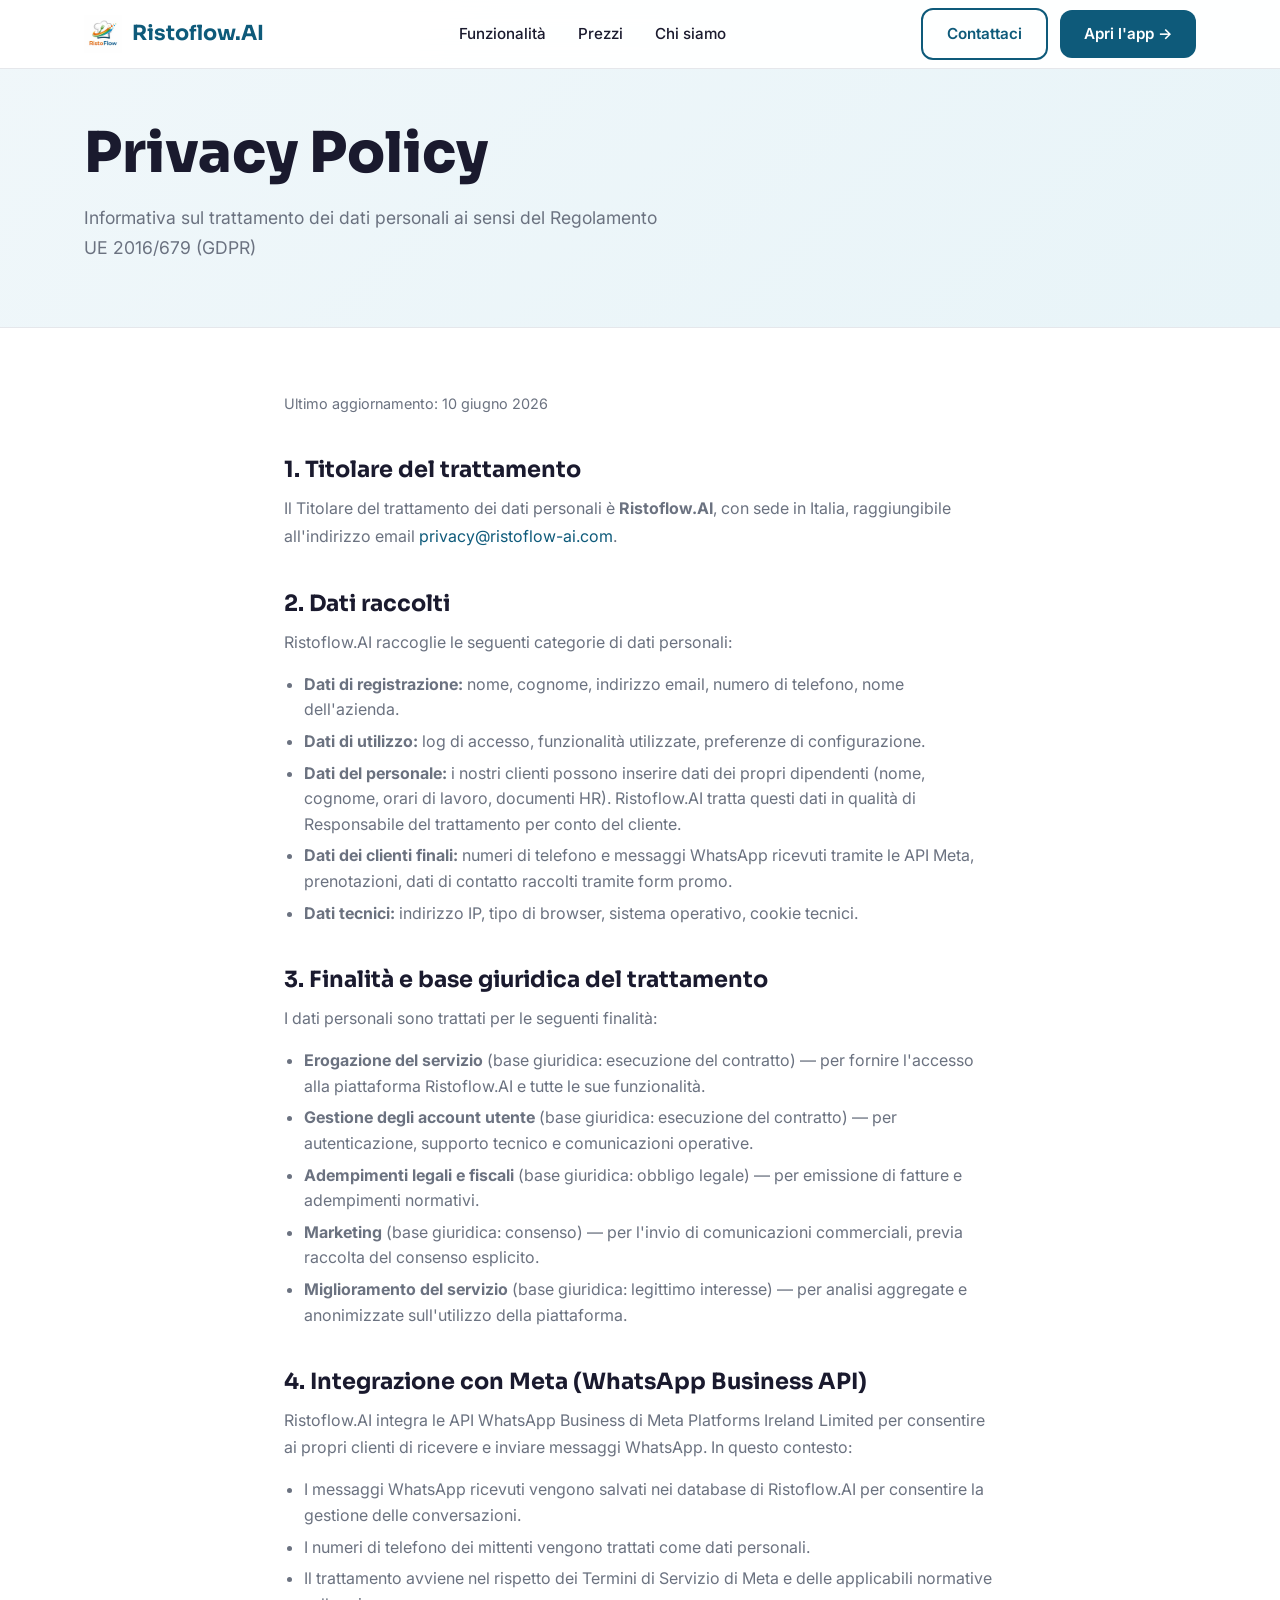
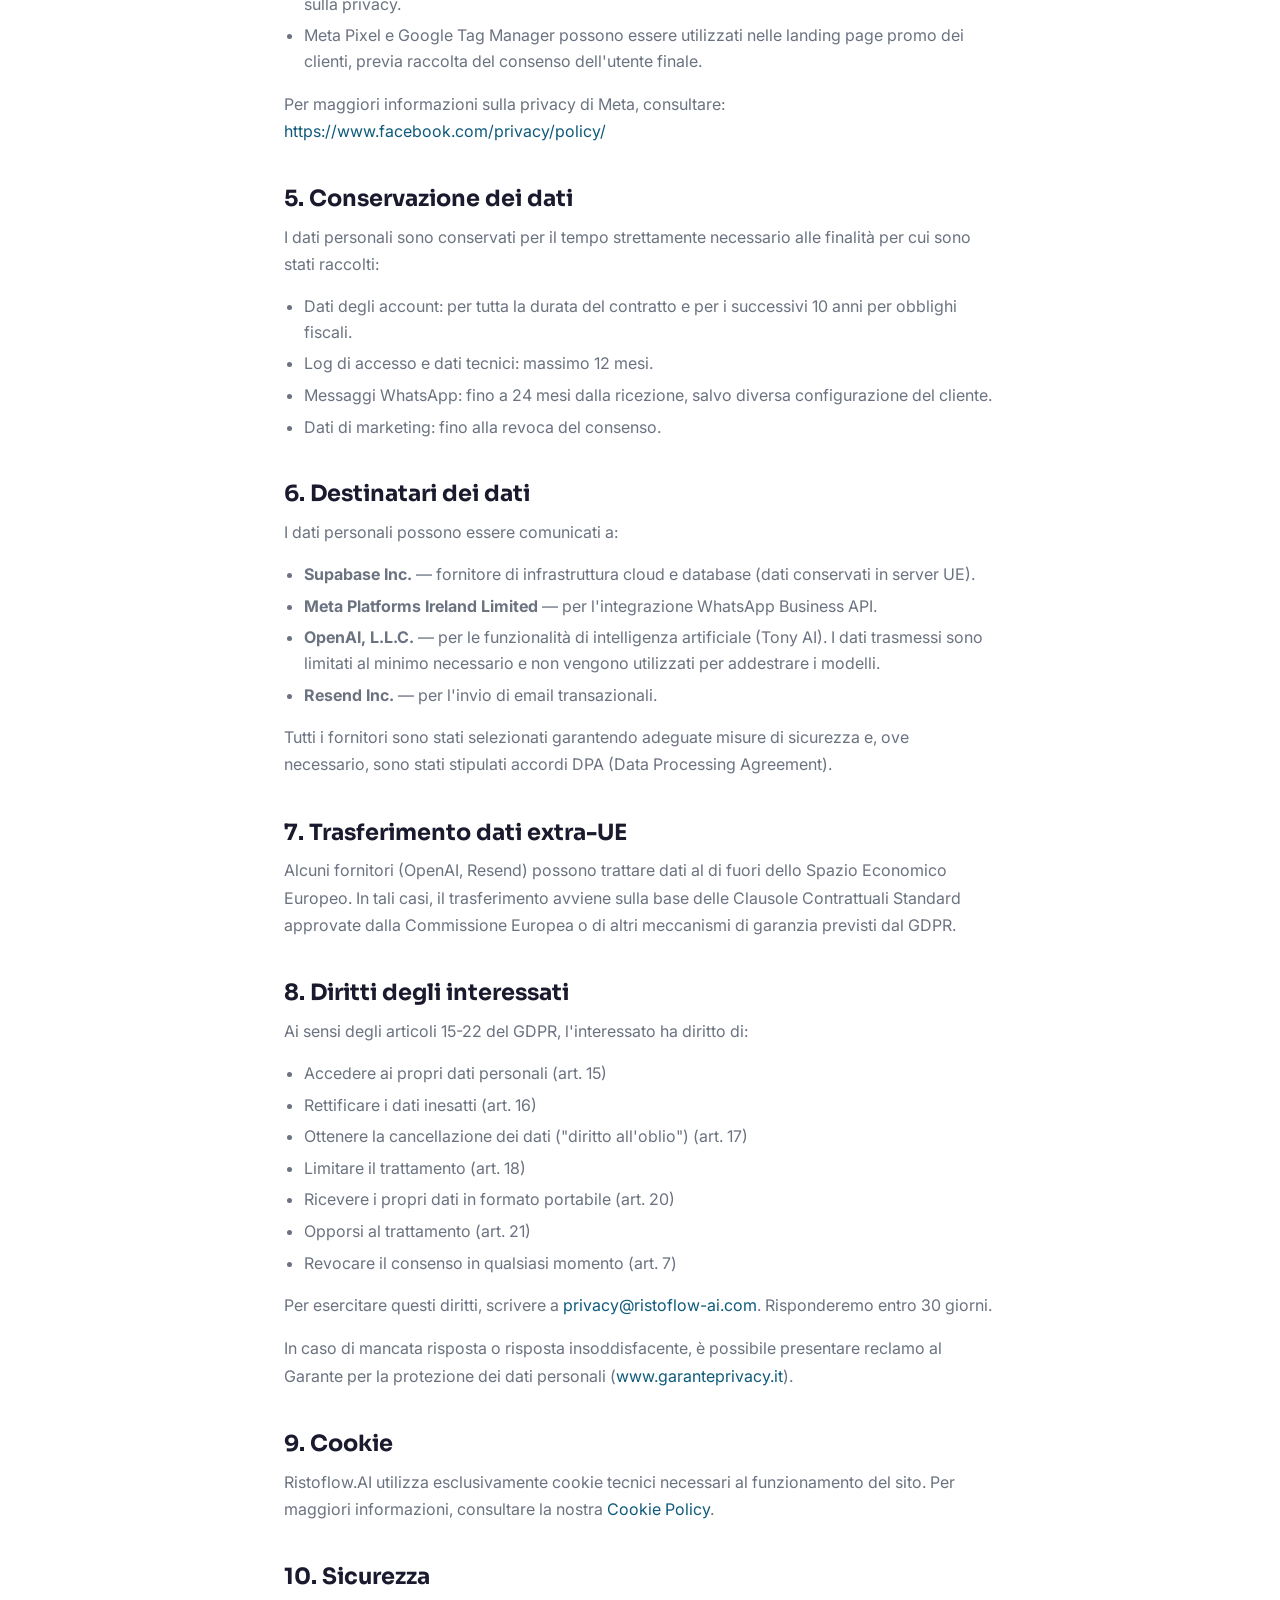
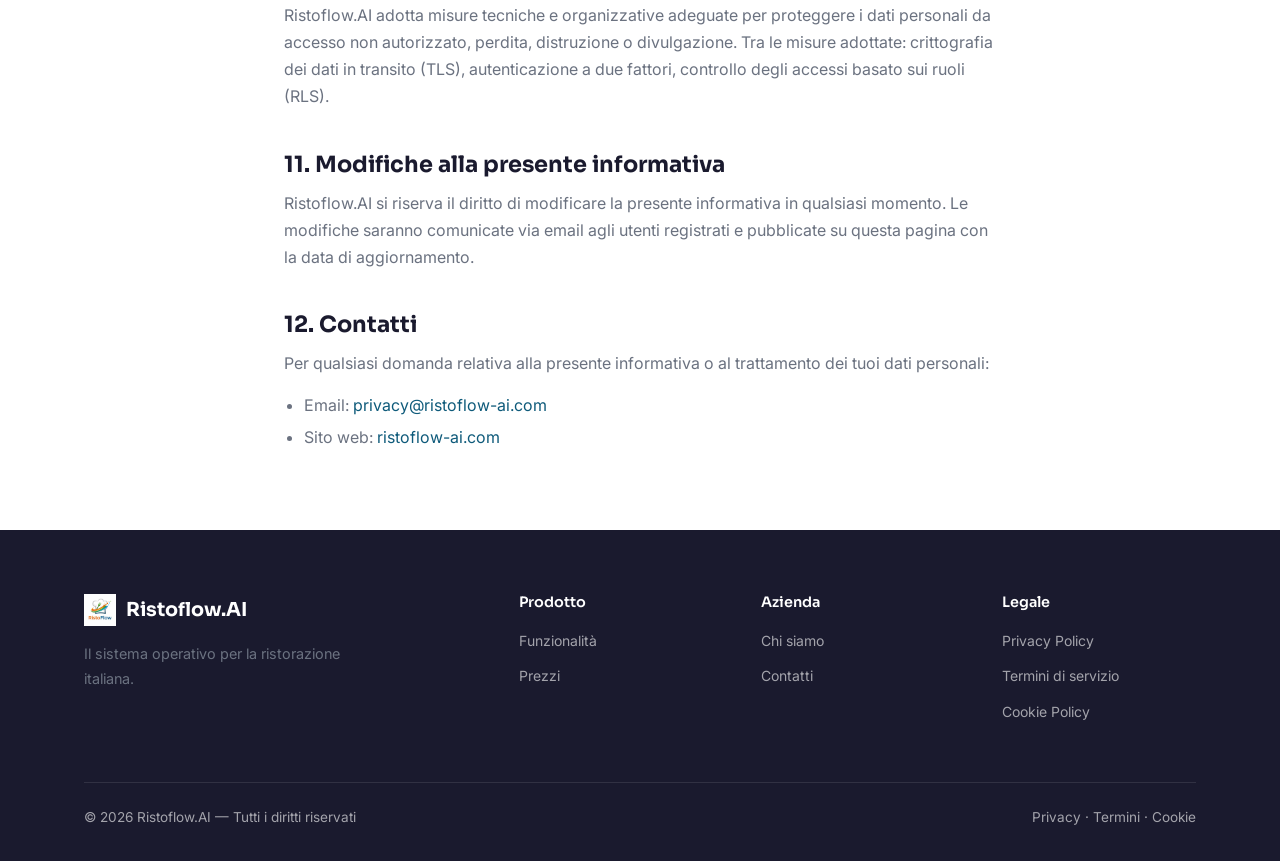
<file: privacy.html>
<!DOCTYPE html>
<html lang="it">
<head>
  <meta charset="UTF-8">
  <meta name="viewport" content="width=device-width, initial-scale=1.0">
  <title>Privacy Policy — Ristoflow.AI</title>
  <meta name="description" content="Informativa sulla privacy di Ristoflow.AI AI. Come raccogliamo, utilizziamo e proteggiamo i tuoi dati personali.">
  <link rel="icon" href="img/logo.png">
  <link rel="stylesheet" href="css/style.css">
</head>
<body>

<nav class="navbar">
  <div class="container">
    <div class="nav-inner">
      <a href="index.html" class="nav-logo">
        <img src="img/logo.png" alt="Ristoflow.AI">
        Ristoflow.AI
      </a>
      <ul class="nav-links">
        <li><a href="funzionalita.html">Funzionalità</a></li>
        <li><a href="prezzi.html">Prezzi</a></li>
        <li><a href="chi-siamo.html">Chi siamo</a></li>
      </ul>
      <div class="nav-cta">
        <a href="mailto:info@ristoflow-ai.com" class="btn btn-outline">Contattaci</a>
        <a href="https://app.ristoflow-ai.com" class="btn btn-primary" target="_blank">Apri l'app →</a>
      </div>
      <button class="nav-toggle" aria-label="Menu">
        <svg width="24" height="24" fill="none" stroke="currentColor" stroke-width="2">
          <line x1="3" y1="12" x2="21" y2="12"/>
          <line x1="3" y1="6" x2="21" y2="6"/>
          <line x1="3" y1="18" x2="21" y2="18"/>
        </svg>
      </button>
    </div>
  </div>
</nav>

<div class="page-hero">
  <div class="container">
    <h1>Privacy Policy</h1>
    <p>Informativa sul trattamento dei dati personali ai sensi del Regolamento UE 2016/679 (GDPR)</p>
  </div>
</div>

<div class="legal-content">
  <p class="legal-date">Ultimo aggiornamento: 10 giugno 2026</p>

  <h2>1. Titolare del trattamento</h2>
  <p>Il Titolare del trattamento dei dati personali è <strong>Ristoflow.AI</strong>, con sede in Italia, raggiungibile all'indirizzo email <a href="mailto:privacy@ristoflow-ai.com">privacy@ristoflow-ai.com</a>.</p>

  <h2>2. Dati raccolti</h2>
  <p>Ristoflow.AI raccoglie le seguenti categorie di dati personali:</p>
  <ul>
    <li><strong>Dati di registrazione:</strong> nome, cognome, indirizzo email, numero di telefono, nome dell'azienda.</li>
    <li><strong>Dati di utilizzo:</strong> log di accesso, funzionalità utilizzate, preferenze di configurazione.</li>
    <li><strong>Dati del personale:</strong> i nostri clienti possono inserire dati dei propri dipendenti (nome, cognome, orari di lavoro, documenti HR). Ristoflow.AI tratta questi dati in qualità di Responsabile del trattamento per conto del cliente.</li>
    <li><strong>Dati dei clienti finali:</strong> numeri di telefono e messaggi WhatsApp ricevuti tramite le API Meta, prenotazioni, dati di contatto raccolti tramite form promo.</li>
    <li><strong>Dati tecnici:</strong> indirizzo IP, tipo di browser, sistema operativo, cookie tecnici.</li>
  </ul>

  <h2>3. Finalità e base giuridica del trattamento</h2>
  <p>I dati personali sono trattati per le seguenti finalità:</p>
  <ul>
    <li><strong>Erogazione del servizio</strong> (base giuridica: esecuzione del contratto) — per fornire l'accesso alla piattaforma Ristoflow.AI e tutte le sue funzionalità.</li>
    <li><strong>Gestione degli account utente</strong> (base giuridica: esecuzione del contratto) — per autenticazione, supporto tecnico e comunicazioni operative.</li>
    <li><strong>Adempimenti legali e fiscali</strong> (base giuridica: obbligo legale) — per emissione di fatture e adempimenti normativi.</li>
    <li><strong>Marketing</strong> (base giuridica: consenso) — per l'invio di comunicazioni commerciali, previa raccolta del consenso esplicito.</li>
    <li><strong>Miglioramento del servizio</strong> (base giuridica: legittimo interesse) — per analisi aggregate e anonimizzate sull'utilizzo della piattaforma.</li>
  </ul>

  <h2>4. Integrazione con Meta (WhatsApp Business API)</h2>
  <p>Ristoflow.AI integra le API WhatsApp Business di Meta Platforms Ireland Limited per consentire ai propri clienti di ricevere e inviare messaggi WhatsApp. In questo contesto:</p>
  <ul>
    <li>I messaggi WhatsApp ricevuti vengono salvati nei database di Ristoflow.AI per consentire la gestione delle conversazioni.</li>
    <li>I numeri di telefono dei mittenti vengono trattati come dati personali.</li>
    <li>Il trattamento avviene nel rispetto dei Termini di Servizio di Meta e delle applicabili normative sulla privacy.</li>
    <li>Meta Pixel e Google Tag Manager possono essere utilizzati nelle landing page promo dei clienti, previa raccolta del consenso dell'utente finale.</li>
  </ul>
  <p>Per maggiori informazioni sulla privacy di Meta, consultare: <a href="https://www.facebook.com/privacy/policy/" target="_blank" rel="noopener">https://www.facebook.com/privacy/policy/</a></p>

  <h2>5. Conservazione dei dati</h2>
  <p>I dati personali sono conservati per il tempo strettamente necessario alle finalità per cui sono stati raccolti:</p>
  <ul>
    <li>Dati degli account: per tutta la durata del contratto e per i successivi 10 anni per obblighi fiscali.</li>
    <li>Log di accesso e dati tecnici: massimo 12 mesi.</li>
    <li>Messaggi WhatsApp: fino a 24 mesi dalla ricezione, salvo diversa configurazione del cliente.</li>
    <li>Dati di marketing: fino alla revoca del consenso.</li>
  </ul>

  <h2>6. Destinatari dei dati</h2>
  <p>I dati personali possono essere comunicati a:</p>
  <ul>
    <li><strong>Supabase Inc.</strong> — fornitore di infrastruttura cloud e database (dati conservati in server UE).</li>
    <li><strong>Meta Platforms Ireland Limited</strong> — per l'integrazione WhatsApp Business API.</li>
    <li><strong>OpenAI, L.L.C.</strong> — per le funzionalità di intelligenza artificiale (Tony AI). I dati trasmessi sono limitati al minimo necessario e non vengono utilizzati per addestrare i modelli.</li>
    <li><strong>Resend Inc.</strong> — per l'invio di email transazionali.</li>
  </ul>
  <p>Tutti i fornitori sono stati selezionati garantendo adeguate misure di sicurezza e, ove necessario, sono stati stipulati accordi DPA (Data Processing Agreement).</p>

  <h2>7. Trasferimento dati extra-UE</h2>
  <p>Alcuni fornitori (OpenAI, Resend) possono trattare dati al di fuori dello Spazio Economico Europeo. In tali casi, il trasferimento avviene sulla base delle Clausole Contrattuali Standard approvate dalla Commissione Europea o di altri meccanismi di garanzia previsti dal GDPR.</p>

  <h2>8. Diritti degli interessati</h2>
  <p>Ai sensi degli articoli 15-22 del GDPR, l'interessato ha diritto di:</p>
  <ul>
    <li>Accedere ai propri dati personali (art. 15)</li>
    <li>Rettificare i dati inesatti (art. 16)</li>
    <li>Ottenere la cancellazione dei dati ("diritto all'oblio") (art. 17)</li>
    <li>Limitare il trattamento (art. 18)</li>
    <li>Ricevere i propri dati in formato portabile (art. 20)</li>
    <li>Opporsi al trattamento (art. 21)</li>
    <li>Revocare il consenso in qualsiasi momento (art. 7)</li>
  </ul>
  <p>Per esercitare questi diritti, scrivere a <a href="mailto:privacy@ristoflow-ai.com">privacy@ristoflow-ai.com</a>. Risponderemo entro 30 giorni.</p>
  <p>In caso di mancata risposta o risposta insoddisfacente, è possibile presentare reclamo al Garante per la protezione dei dati personali (<a href="https://www.garanteprivacy.it" target="_blank" rel="noopener">www.garanteprivacy.it</a>).</p>

  <h2>9. Cookie</h2>
  <p>Ristoflow.AI utilizza esclusivamente cookie tecnici necessari al funzionamento del sito. Per maggiori informazioni, consultare la nostra <a href="cookie.html">Cookie Policy</a>.</p>

  <h2>10. Sicurezza</h2>
  <p>Ristoflow.AI adotta misure tecniche e organizzative adeguate per proteggere i dati personali da accesso non autorizzato, perdita, distruzione o divulgazione. Tra le misure adottate: crittografia dei dati in transito (TLS), autenticazione a due fattori, controllo degli accessi basato sui ruoli (RLS).</p>

  <h2>11. Modifiche alla presente informativa</h2>
  <p>Ristoflow.AI si riserva il diritto di modificare la presente informativa in qualsiasi momento. Le modifiche saranno comunicate via email agli utenti registrati e pubblicate su questa pagina con la data di aggiornamento.</p>

  <h2>12. Contatti</h2>
  <p>Per qualsiasi domanda relativa alla presente informativa o al trattamento dei tuoi dati personali:</p>
  <ul>
    <li>Email: <a href="mailto:privacy@ristoflow-ai.com">privacy@ristoflow-ai.com</a></li>
    <li>Sito web: <a href="https://ristoflow-ai.com">ristoflow-ai.com</a></li>
  </ul>
</div>

<footer class="footer">
  <div class="container">
    <div class="footer-grid">
      <div class="footer-brand">
        <div class="footer-logo">
          <img src="img/logo.png" alt="Ristoflow.AI">
          Ristoflow.AI
        </div>
        <p class="footer-desc">Il sistema operativo per la ristorazione italiana.</p>
      </div>
      <div class="footer-col">
        <h4>Prodotto</h4>
        <ul>
          <li><a href="funzionalita.html">Funzionalità</a></li>
          <li><a href="prezzi.html">Prezzi</a></li>
        </ul>
      </div>
      <div class="footer-col">
        <h4>Azienda</h4>
        <ul>
          <li><a href="chi-siamo.html">Chi siamo</a></li>
          <li><a href="mailto:info@ristoflow-ai.com">Contatti</a></li>
        </ul>
      </div>
      <div class="footer-col">
        <h4>Legale</h4>
        <ul>
          <li><a href="privacy.html">Privacy Policy</a></li>
          <li><a href="terms.html">Termini di servizio</a></li>
          <li><a href="cookie.html">Cookie Policy</a></li>
        </ul>
      </div>
    </div>
    <div class="footer-bottom">
      <span>© 2026 Ristoflow.AI — Tutti i diritti riservati</span>
      <span><a href="privacy.html">Privacy</a> · <a href="terms.html">Termini</a> · <a href="cookie.html">Cookie</a></span>
    </div>
  </div>
</footer>

<script src="js/main.js"></script>
</body>
</html>
</file>
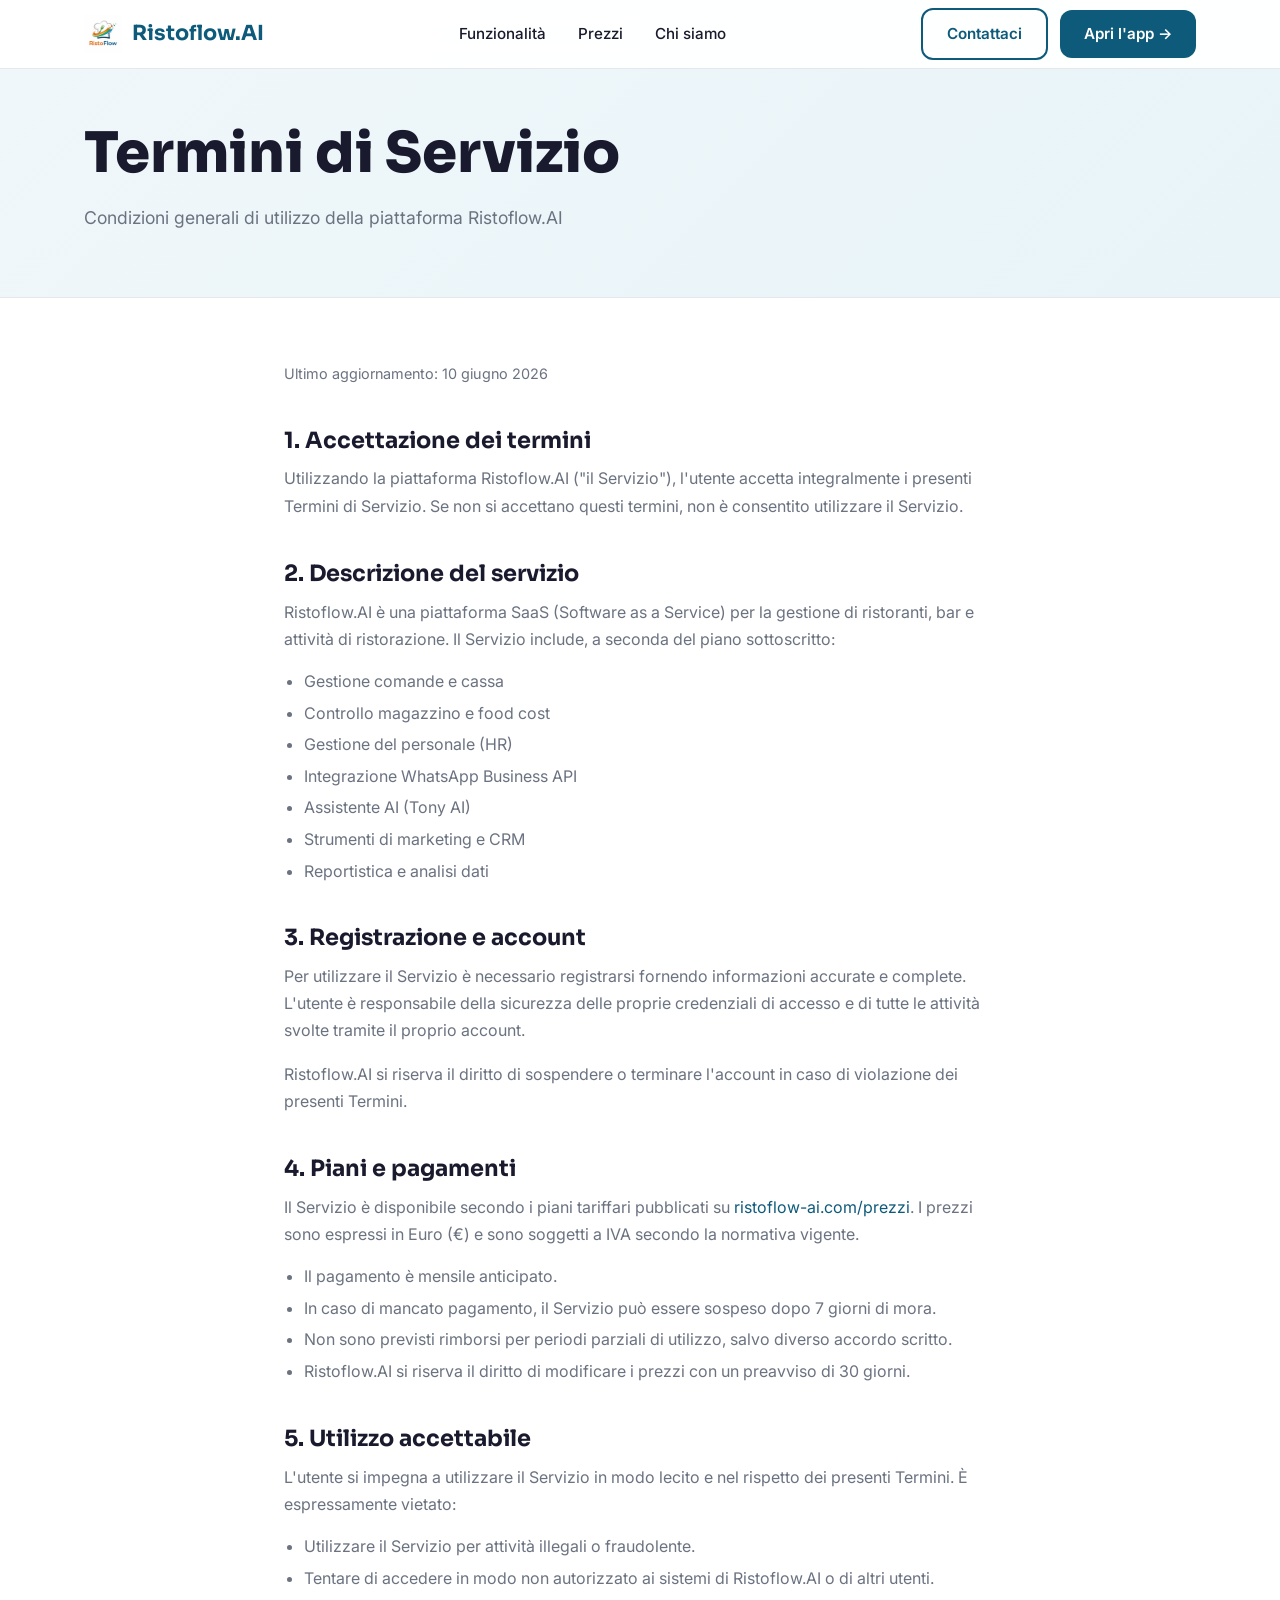
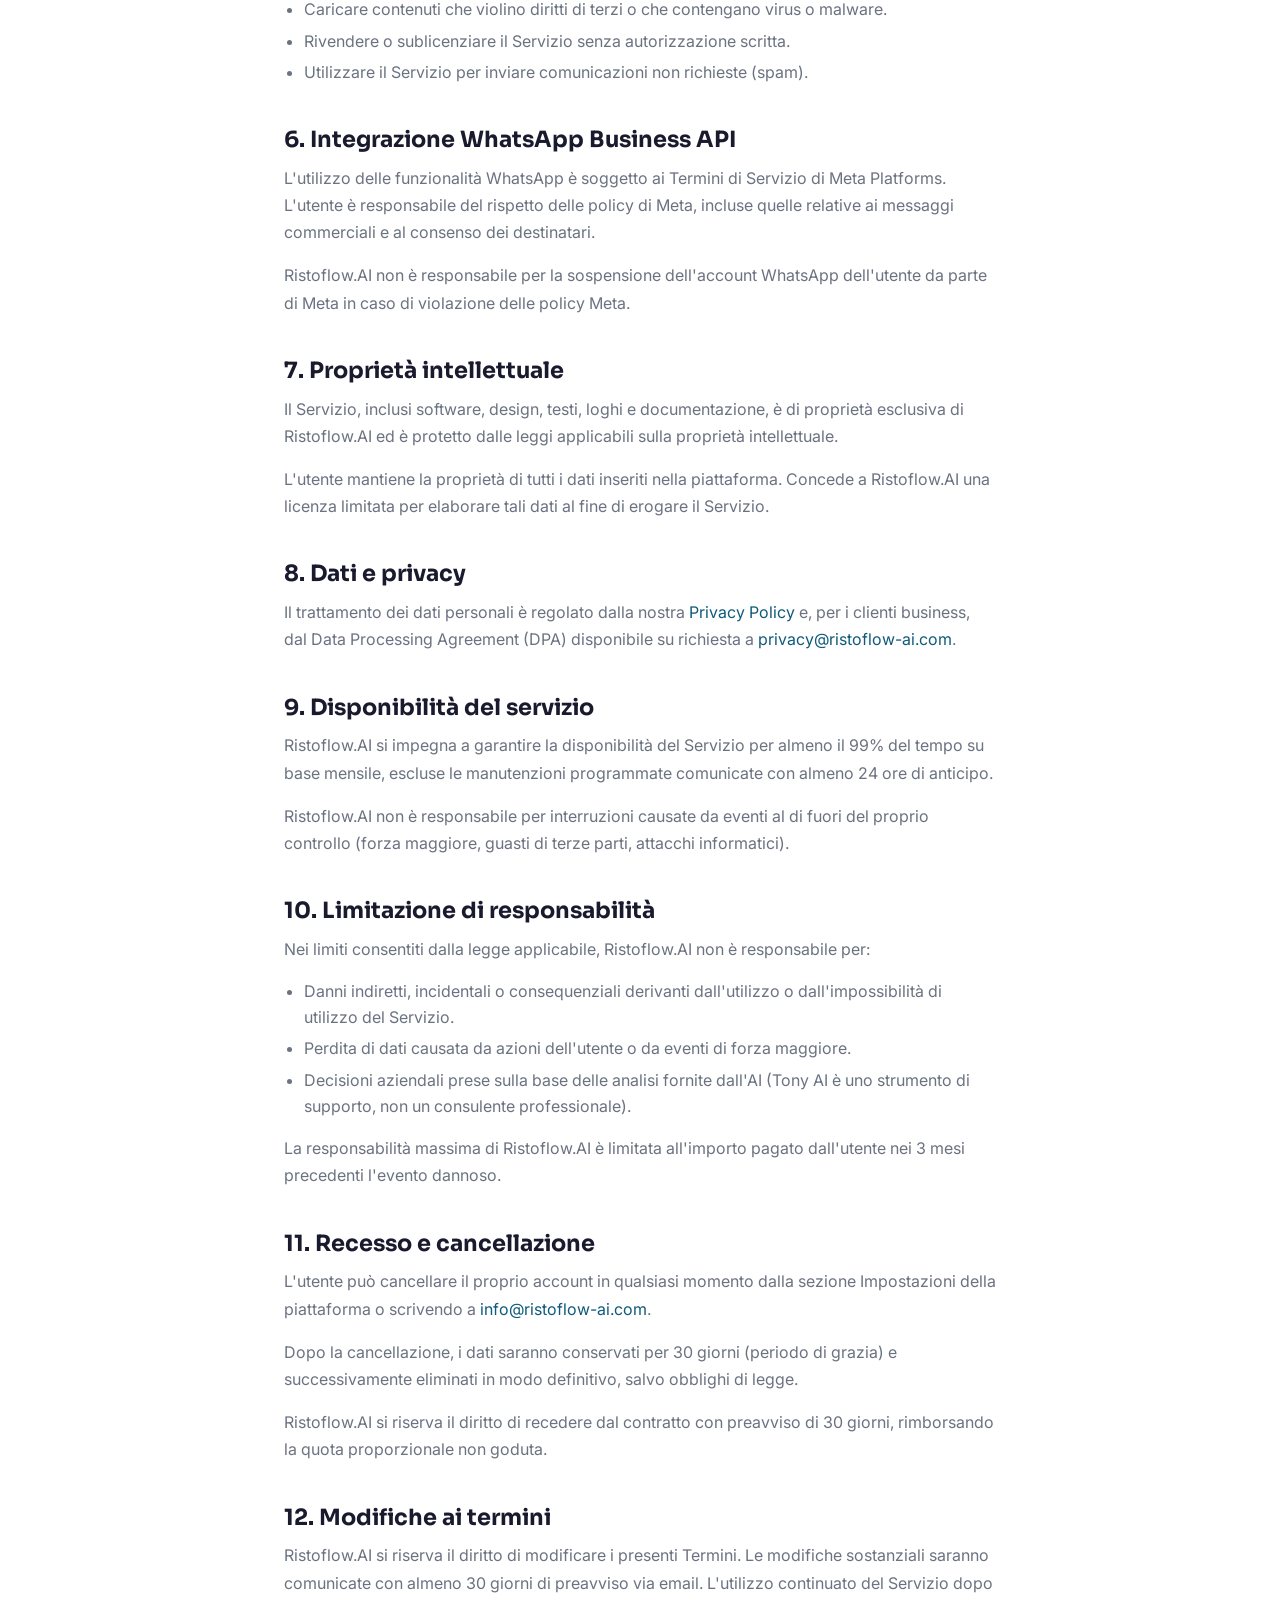
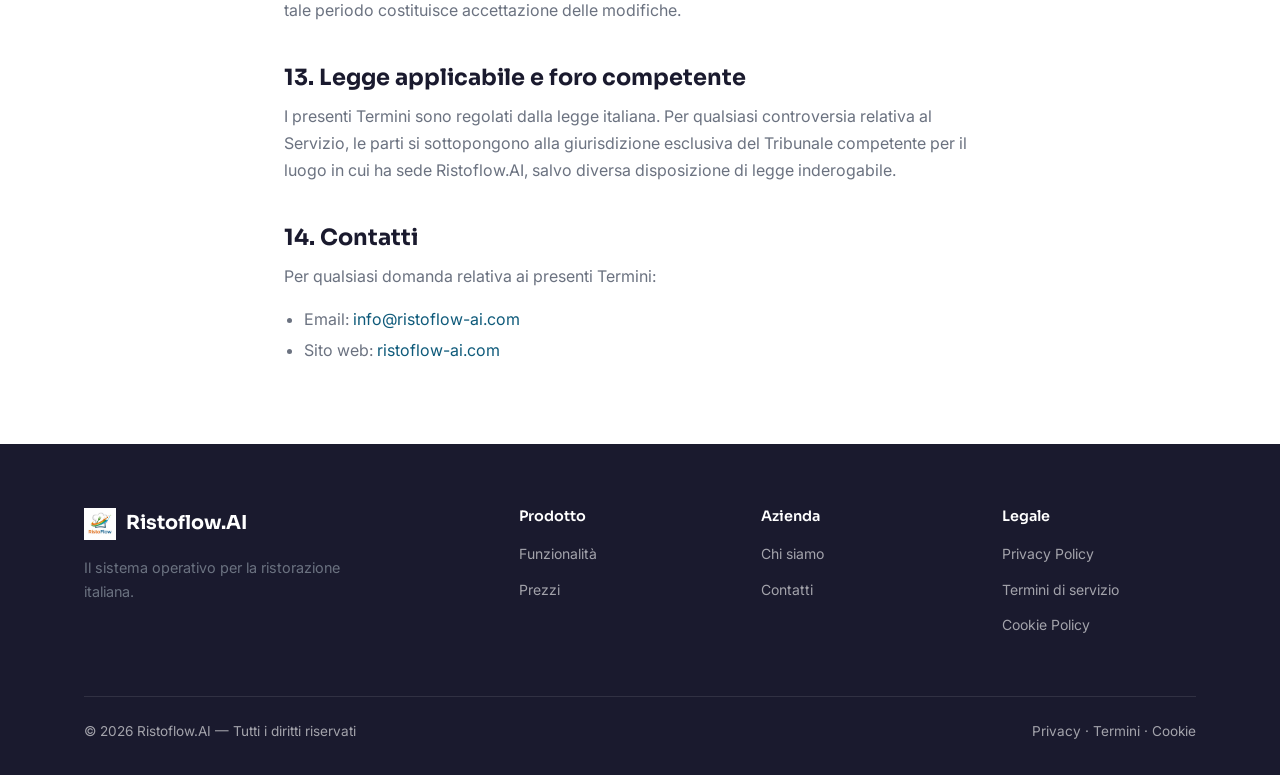
<file: terms.html>
<!DOCTYPE html>
<html lang="it">
<head>
  <meta charset="UTF-8">
  <meta name="viewport" content="width=device-width, initial-scale=1.0">
  <title>Termini di Servizio — Ristoflow.AI</title>
  <meta name="description" content="Termini e condizioni di utilizzo della piattaforma Ristoflow.AI AI.">
  <link rel="icon" href="img/logo.png">
  <link rel="stylesheet" href="css/style.css">
</head>
<body>

<nav class="navbar">
  <div class="container">
    <div class="nav-inner">
      <a href="index.html" class="nav-logo">
        <img src="img/logo.png" alt="Ristoflow.AI">
        Ristoflow.AI
      </a>
      <ul class="nav-links">
        <li><a href="funzionalita.html">Funzionalità</a></li>
        <li><a href="prezzi.html">Prezzi</a></li>
        <li><a href="chi-siamo.html">Chi siamo</a></li>
      </ul>
      <div class="nav-cta">
        <a href="mailto:info@ristoflow-ai.com" class="btn btn-outline">Contattaci</a>
        <a href="https://app.ristoflow-ai.com" class="btn btn-primary" target="_blank">Apri l'app →</a>
      </div>
      <button class="nav-toggle" aria-label="Menu">
        <svg width="24" height="24" fill="none" stroke="currentColor" stroke-width="2">
          <line x1="3" y1="12" x2="21" y2="12"/>
          <line x1="3" y1="6" x2="21" y2="6"/>
          <line x1="3" y1="18" x2="21" y2="18"/>
        </svg>
      </button>
    </div>
  </div>
</nav>

<div class="page-hero">
  <div class="container">
    <h1>Termini di Servizio</h1>
    <p>Condizioni generali di utilizzo della piattaforma Ristoflow.AI</p>
  </div>
</div>

<div class="legal-content">
  <p class="legal-date">Ultimo aggiornamento: 10 giugno 2026</p>

  <h2>1. Accettazione dei termini</h2>
  <p>Utilizzando la piattaforma Ristoflow.AI ("il Servizio"), l'utente accetta integralmente i presenti Termini di Servizio. Se non si accettano questi termini, non è consentito utilizzare il Servizio.</p>

  <h2>2. Descrizione del servizio</h2>
  <p>Ristoflow.AI è una piattaforma SaaS (Software as a Service) per la gestione di ristoranti, bar e attività di ristorazione. Il Servizio include, a seconda del piano sottoscritto:</p>
  <ul>
    <li>Gestione comande e cassa</li>
    <li>Controllo magazzino e food cost</li>
    <li>Gestione del personale (HR)</li>
    <li>Integrazione WhatsApp Business API</li>
    <li>Assistente AI (Tony AI)</li>
    <li>Strumenti di marketing e CRM</li>
    <li>Reportistica e analisi dati</li>
  </ul>

  <h2>3. Registrazione e account</h2>
  <p>Per utilizzare il Servizio è necessario registrarsi fornendo informazioni accurate e complete. L'utente è responsabile della sicurezza delle proprie credenziali di accesso e di tutte le attività svolte tramite il proprio account.</p>
  <p>Ristoflow.AI si riserva il diritto di sospendere o terminare l'account in caso di violazione dei presenti Termini.</p>

  <h2>4. Piani e pagamenti</h2>
  <p>Il Servizio è disponibile secondo i piani tariffari pubblicati su <a href="prezzi.html">ristoflow-ai.com/prezzi</a>. I prezzi sono espressi in Euro (€) e sono soggetti a IVA secondo la normativa vigente.</p>
  <ul>
    <li>Il pagamento è mensile anticipato.</li>
    <li>In caso di mancato pagamento, il Servizio può essere sospeso dopo 7 giorni di mora.</li>
    <li>Non sono previsti rimborsi per periodi parziali di utilizzo, salvo diverso accordo scritto.</li>
    <li>Ristoflow.AI si riserva il diritto di modificare i prezzi con un preavviso di 30 giorni.</li>
  </ul>

  <h2>5. Utilizzo accettabile</h2>
  <p>L'utente si impegna a utilizzare il Servizio in modo lecito e nel rispetto dei presenti Termini. È espressamente vietato:</p>
  <ul>
    <li>Utilizzare il Servizio per attività illegali o fraudolente.</li>
    <li>Tentare di accedere in modo non autorizzato ai sistemi di Ristoflow.AI o di altri utenti.</li>
    <li>Caricare contenuti che violino diritti di terzi o che contengano virus o malware.</li>
    <li>Rivendere o sublicenziare il Servizio senza autorizzazione scritta.</li>
    <li>Utilizzare il Servizio per inviare comunicazioni non richieste (spam).</li>
  </ul>

  <h2>6. Integrazione WhatsApp Business API</h2>
  <p>L'utilizzo delle funzionalità WhatsApp è soggetto ai Termini di Servizio di Meta Platforms. L'utente è responsabile del rispetto delle policy di Meta, incluse quelle relative ai messaggi commerciali e al consenso dei destinatari.</p>
  <p>Ristoflow.AI non è responsabile per la sospensione dell'account WhatsApp dell'utente da parte di Meta in caso di violazione delle policy Meta.</p>

  <h2>7. Proprietà intellettuale</h2>
  <p>Il Servizio, inclusi software, design, testi, loghi e documentazione, è di proprietà esclusiva di Ristoflow.AI ed è protetto dalle leggi applicabili sulla proprietà intellettuale.</p>
  <p>L'utente mantiene la proprietà di tutti i dati inseriti nella piattaforma. Concede a Ristoflow.AI una licenza limitata per elaborare tali dati al fine di erogare il Servizio.</p>

  <h2>8. Dati e privacy</h2>
  <p>Il trattamento dei dati personali è regolato dalla nostra <a href="privacy.html">Privacy Policy</a> e, per i clienti business, dal Data Processing Agreement (DPA) disponibile su richiesta a <a href="mailto:privacy@ristoflow-ai.com">privacy@ristoflow-ai.com</a>.</p>

  <h2>9. Disponibilità del servizio</h2>
  <p>Ristoflow.AI si impegna a garantire la disponibilità del Servizio per almeno il 99% del tempo su base mensile, escluse le manutenzioni programmate comunicate con almeno 24 ore di anticipo.</p>
  <p>Ristoflow.AI non è responsabile per interruzioni causate da eventi al di fuori del proprio controllo (forza maggiore, guasti di terze parti, attacchi informatici).</p>

  <h2>10. Limitazione di responsabilità</h2>
  <p>Nei limiti consentiti dalla legge applicabile, Ristoflow.AI non è responsabile per:</p>
  <ul>
    <li>Danni indiretti, incidentali o consequenziali derivanti dall'utilizzo o dall'impossibilità di utilizzo del Servizio.</li>
    <li>Perdita di dati causata da azioni dell'utente o da eventi di forza maggiore.</li>
    <li>Decisioni aziendali prese sulla base delle analisi fornite dall'AI (Tony AI è uno strumento di supporto, non un consulente professionale).</li>
  </ul>
  <p>La responsabilità massima di Ristoflow.AI è limitata all'importo pagato dall'utente nei 3 mesi precedenti l'evento dannoso.</p>

  <h2>11. Recesso e cancellazione</h2>
  <p>L'utente può cancellare il proprio account in qualsiasi momento dalla sezione Impostazioni della piattaforma o scrivendo a <a href="mailto:info@ristoflow-ai.com">info@ristoflow-ai.com</a>.</p>
  <p>Dopo la cancellazione, i dati saranno conservati per 30 giorni (periodo di grazia) e successivamente eliminati in modo definitivo, salvo obblighi di legge.</p>
  <p>Ristoflow.AI si riserva il diritto di recedere dal contratto con preavviso di 30 giorni, rimborsando la quota proporzionale non goduta.</p>

  <h2>12. Modifiche ai termini</h2>
  <p>Ristoflow.AI si riserva il diritto di modificare i presenti Termini. Le modifiche sostanziali saranno comunicate con almeno 30 giorni di preavviso via email. L'utilizzo continuato del Servizio dopo tale periodo costituisce accettazione delle modifiche.</p>

  <h2>13. Legge applicabile e foro competente</h2>
  <p>I presenti Termini sono regolati dalla legge italiana. Per qualsiasi controversia relativa al Servizio, le parti si sottopongono alla giurisdizione esclusiva del Tribunale competente per il luogo in cui ha sede Ristoflow.AI, salvo diversa disposizione di legge inderogabile.</p>

  <h2>14. Contatti</h2>
  <p>Per qualsiasi domanda relativa ai presenti Termini:</p>
  <ul>
    <li>Email: <a href="mailto:info@ristoflow-ai.com">info@ristoflow-ai.com</a></li>
    <li>Sito web: <a href="https://ristoflow-ai.com">ristoflow-ai.com</a></li>
  </ul>
</div>

<footer class="footer">
  <div class="container">
    <div class="footer-grid">
      <div class="footer-brand">
        <div class="footer-logo">
          <img src="img/logo.png" alt="Ristoflow.AI">
          Ristoflow.AI
        </div>
        <p class="footer-desc">Il sistema operativo per la ristorazione italiana.</p>
      </div>
      <div class="footer-col">
        <h4>Prodotto</h4>
        <ul>
          <li><a href="funzionalita.html">Funzionalità</a></li>
          <li><a href="prezzi.html">Prezzi</a></li>
        </ul>
      </div>
      <div class="footer-col">
        <h4>Azienda</h4>
        <ul>
          <li><a href="chi-siamo.html">Chi siamo</a></li>
          <li><a href="mailto:info@ristoflow-ai.com">Contatti</a></li>
        </ul>
      </div>
      <div class="footer-col">
        <h4>Legale</h4>
        <ul>
          <li><a href="privacy.html">Privacy Policy</a></li>
          <li><a href="terms.html">Termini di servizio</a></li>
          <li><a href="cookie.html">Cookie Policy</a></li>
        </ul>
      </div>
    </div>
    <div class="footer-bottom">
      <span>© 2026 Ristoflow.AI — Tutti i diritti riservati</span>
      <span><a href="privacy.html">Privacy</a> · <a href="terms.html">Termini</a> · <a href="cookie.html">Cookie</a></span>
    </div>
  </div>
</footer>

<script src="js/main.js"></script>
</body>
</html>
</file>
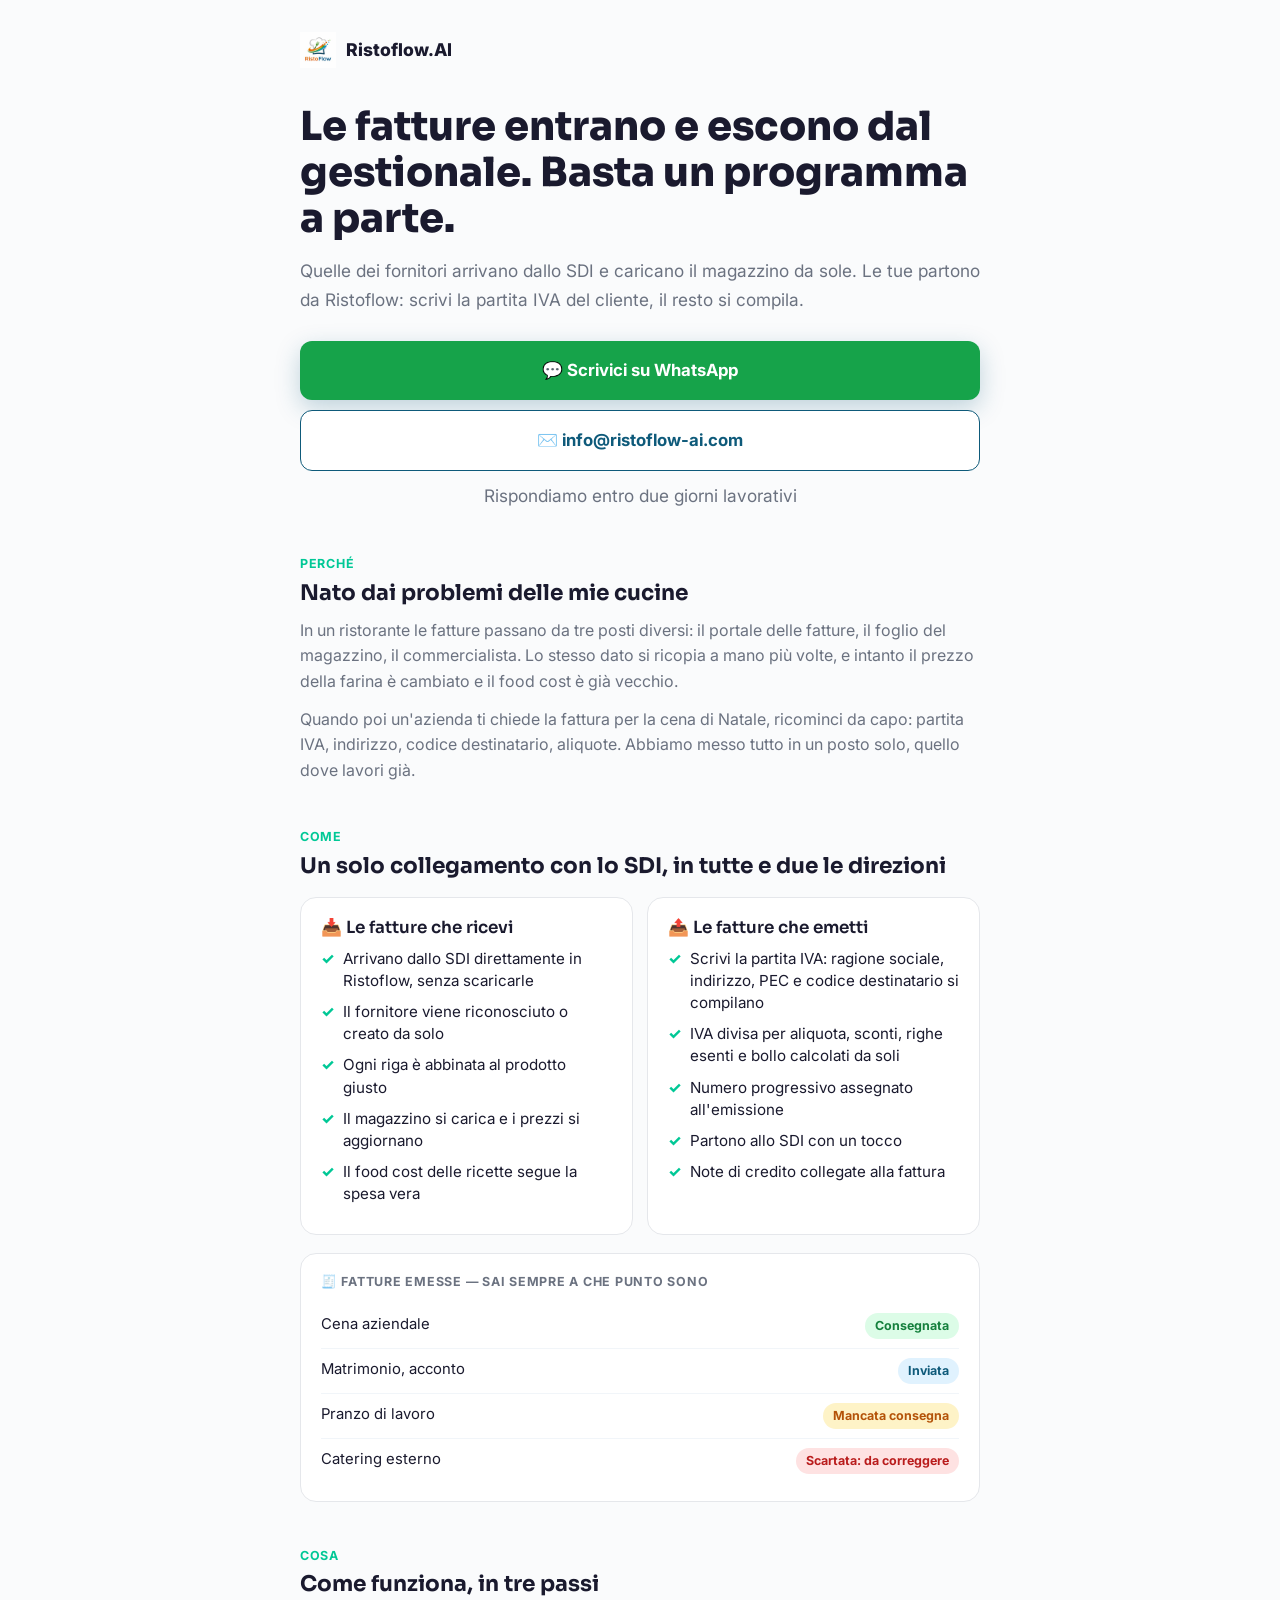
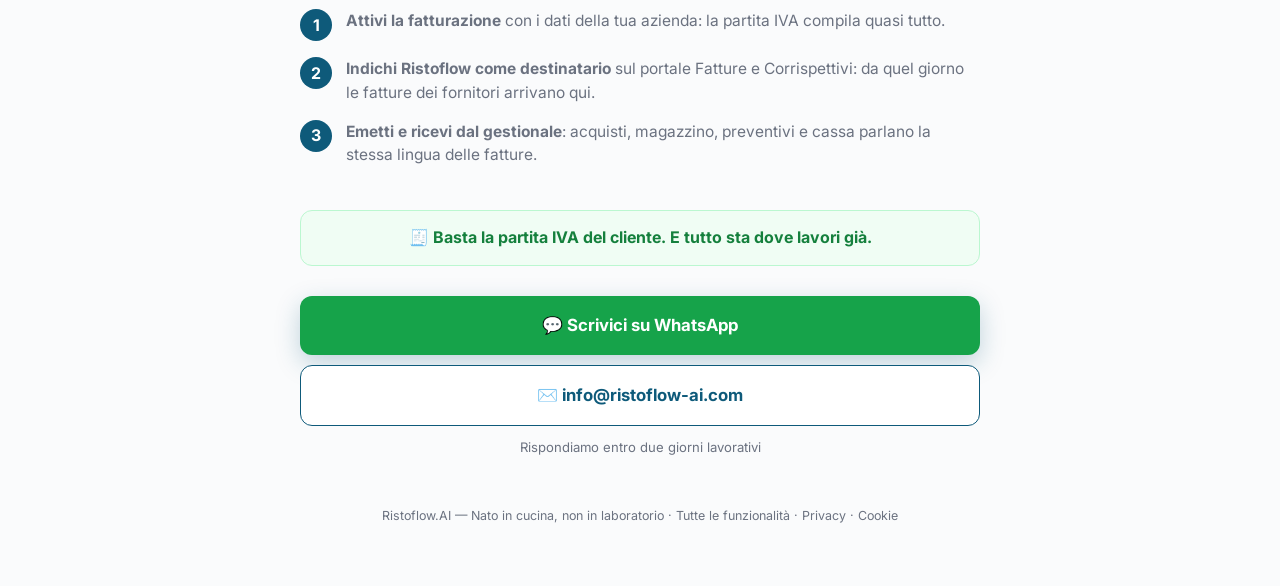
<file: lp/fatturazione.html>
<!DOCTYPE html>
<html lang="it">
<head>
  <meta charset="UTF-8">
  <meta name="viewport" content="width=device-width, initial-scale=1.0">
  <title>Fatture elettroniche dentro il gestionale — Ristoflow.AI</title>
  <meta name="description" content="Le fatture dei fornitori arrivano dallo SDI e caricano il magazzino da sole. Le tue partono dal gestionale con una P.IVA. Un solo posto per tutto.">
  <meta property="og:title" content="Fatture elettroniche dentro il gestionale — Ristoflow.AI">
  <meta property="og:description" content="Le fatture dei fornitori arrivano dallo SDI e caricano il magazzino da sole. Le tue partono dal gestionale con una P.IVA.">
  <link rel="icon" href="../img/logo.png">
  <link rel="stylesheet" href="../css/style.css">
  <style>
    body { background: #fafbfc; }
    .lp-wrap { max-width: 720px; margin: 0 auto; padding: 32px 20px 60px; }
    .lp-logo { display:flex; align-items:center; gap:10px; margin-bottom:36px; }
    .lp-logo img { height:36px; }
    .lp-logo span { font-weight:800; font-size:1.1rem; color:var(--text); }
    .lp-hero h1 { font-size: clamp(1.7rem, 5.5vw, 2.5rem); line-height:1.15; margin-bottom:14px; }
    .lp-hero p { font-size:1.08rem; color:var(--text-light); margin-bottom:26px; }
    .lp-cta { display:block; text-align:center; background:var(--primary); color:#fff; font-weight:700; font-size:1.05rem; padding:16px 28px; border-radius:12px; text-decoration:none; box-shadow:0 8px 24px rgba(14,90,122,.25); }
    .lp-cta:hover { filter:brightness(1.08); color:#fff; }
    .lp-note { text-align:center; font-size:.82rem; color:var(--text-light); margin-top:10px; }
    .lp-blocco { margin:44px 0; }
    .lp-blocco h2 { font-size:1.35rem; margin-bottom:12px; }
    .lp-blocco p { font-size:1rem; line-height:1.6; margin-bottom:12px; }
    .lp-occhiello { font-size:.78rem; font-weight:700; text-transform:uppercase; letter-spacing:.06em; color:var(--accent); margin-bottom:6px; }
    .lp-due { display:grid; grid-template-columns:1fr 1fr; gap:14px; margin-top:18px; }
    @media (max-width:640px){ .lp-due { grid-template-columns:1fr; } }
    .lp-card { background:#fff; border:1.5px solid var(--border); border-radius:16px; padding:20px; }
    .lp-card h3 { font-size:1.05rem; margin-bottom:10px; }
    .lp-card ul { list-style:none; padding:0; margin:0; }
    .lp-card li { position:relative; padding-left:22px; margin-bottom:9px; font-size:.95rem; line-height:1.45; }
    .lp-card li::before { content:"\2713"; position:absolute; left:0; color:var(--accent); font-weight:800; }
    .lp-esiti { background:#fff; border:1.5px solid var(--border); border-radius:16px; padding:18px 20px; margin-top:18px; }
    .lp-esiti .titolo { font-size:.78rem; font-weight:700; text-transform:uppercase; letter-spacing:.06em; color:var(--text-light); margin-bottom:12px; }
    .riga { display:flex; justify-content:space-between; gap:10px; padding:9px 0; border-bottom:1px solid #f1f5f9; font-size:.93rem; }
    .riga:last-child { border-bottom:0; }
    .pill { font-size:.78rem; font-weight:700; border-radius:99px; padding:3px 10px; white-space:nowrap; }
    .verde { background:#dcfce7; color:#15803d; } .giallo { background:#fef3c7; color:#b45309; } .rosso { background:#fee2e2; color:#b91c1c; } .blu { background:#e0f2fe; color:#0E5A7A; }
    .passo { display:flex; gap:14px; margin-bottom:16px; align-items:flex-start; }
    .passo .n { flex:0 0 32px; height:32px; border-radius:50%; background:var(--primary); color:#fff; font-weight:700; display:flex; align-items:center; justify-content:center; }
    .passo p { margin:0; font-size:.97rem; line-height:1.5; }
    .lp-tempo { text-align:center; background:#f0fdf4; border:1.5px solid #bbf7d0; color:#15803d; border-radius:12px; padding:14px 18px; font-weight:700; margin:30px 0; }
    .lp-footer { text-align:center; margin-top:48px; font-size:.78rem; color:var(--text-light); }
    .lp-footer a { color:var(--text-light); }
  </style>
</head>
<body>
  <div class="lp-wrap">
    <div class="lp-logo"><img src="../img/logo.png" alt="Ristoflow"><span>Ristoflow.AI</span></div>

    <div class="lp-hero">
      <h1>Le fatture entrano e escono dal gestionale. Basta un programma a parte.</h1>
      <p>Quelle dei fornitori arrivano dallo SDI e caricano il magazzino da sole. Le tue partono da Ristoflow: scrivi la partita IVA del cliente, il resto si compila.</p>
      <a class="lp-cta rf-mail" href="https://wa.me/393349487644?text=Ciao!%20Vorrei%20informazioni%20sulle%20fatture%20in%20Ristoflow" target="_blank" rel="noopener" style="background:#16a34a;">💬 Scrivici su WhatsApp</a>
      <a class="lp-cta rf-mail" href="mailto:info@ristoflow-ai.com?subject=Informazioni%20fatture%20in%20Ristoflow" style="margin-top:10px;background:#fff;color:var(--primary);border:1.5px solid var(--primary);box-shadow:none;">✉️ info@ristoflow-ai.com</a>
      <p class="lp-note">Rispondiamo entro due giorni lavorativi</p>
    </div>

    <!-- PERCHE' -->
    <div class="lp-blocco">
      <div class="lp-occhiello">Perché</div>
      <h2>Nato dai problemi delle mie cucine</h2>
      <p>In un ristorante le fatture passano da tre posti diversi: il portale delle fatture, il foglio del magazzino, il commercialista. Lo stesso dato si ricopia a mano più volte, e intanto il prezzo della farina è cambiato e il food cost è già vecchio.</p>
      <p>Quando poi un'azienda ti chiede la fattura per la cena di Natale, ricominci da capo: partita IVA, indirizzo, codice destinatario, aliquote. Abbiamo messo tutto in un posto solo, quello dove lavori già.</p>
    </div>

    <!-- COME -->
    <div class="lp-blocco">
      <div class="lp-occhiello">Come</div>
      <h2>Un solo collegamento con lo SDI, in tutte e due le direzioni</h2>
      <div class="lp-due">
        <div class="lp-card">
          <h3>📥 Le fatture che ricevi</h3>
          <ul>
            <li>Arrivano dallo SDI direttamente in Ristoflow, senza scaricarle</li>
            <li>Il fornitore viene riconosciuto o creato da solo</li>
            <li>Ogni riga è abbinata al prodotto giusto</li>
            <li>Il magazzino si carica e i prezzi si aggiornano</li>
            <li>Il food cost delle ricette segue la spesa vera</li>
          </ul>
        </div>
        <div class="lp-card">
          <h3>📤 Le fatture che emetti</h3>
          <ul>
            <li>Scrivi la partita IVA: ragione sociale, indirizzo, PEC e codice destinatario si compilano</li>
            <li>IVA divisa per aliquota, sconti, righe esenti e bollo calcolati da soli</li>
            <li>Numero progressivo assegnato all'emissione</li>
            <li>Partono allo SDI con un tocco</li>
            <li>Note di credito collegate alla fattura</li>
          </ul>
        </div>
      </div>

      <div class="lp-esiti">
        <div class="titolo">🧾 Fatture emesse — sai sempre a che punto sono</div>
        <div class="riga"><span>Cena aziendale</span><span class="pill verde">Consegnata</span></div>
        <div class="riga"><span>Matrimonio, acconto</span><span class="pill blu">Inviata</span></div>
        <div class="riga"><span>Pranzo di lavoro</span><span class="pill giallo">Mancata consegna</span></div>
        <div class="riga"><span>Catering esterno</span><span class="pill rosso">Scartata: da correggere</span></div>
      </div>
    </div>

    <!-- COSA -->
    <div class="lp-blocco">
      <div class="lp-occhiello">Cosa</div>
      <h2>Come funziona, in tre passi</h2>
      <div class="passo"><div class="n">1</div><p><strong>Attivi la fatturazione</strong> con i dati della tua azienda: la partita IVA compila quasi tutto.</p></div>
      <div class="passo"><div class="n">2</div><p><strong>Indichi Ristoflow come destinatario</strong> sul portale Fatture e Corrispettivi: da quel giorno le fatture dei fornitori arrivano qui.</p></div>
      <div class="passo"><div class="n">3</div><p><strong>Emetti e ricevi dal gestionale</strong>: acquisti, magazzino, preventivi e cassa parlano la stessa lingua delle fatture.</p></div>
    </div>

    <div class="lp-tempo">🧾 Basta la partita IVA del cliente. E tutto sta dove lavori già.</div>

    <a class="lp-cta rf-mail" href="https://wa.me/393349487644?text=Ciao!%20Vorrei%20informazioni%20sulle%20fatture%20in%20Ristoflow" target="_blank" rel="noopener" style="background:#16a34a;">💬 Scrivici su WhatsApp</a>
      <a class="lp-cta rf-mail" href="mailto:info@ristoflow-ai.com?subject=Informazioni%20fatture%20in%20Ristoflow" style="margin-top:10px;background:#fff;color:var(--primary);border:1.5px solid var(--primary);box-shadow:none;">✉️ info@ristoflow-ai.com</a>
    <p class="lp-note">Rispondiamo entro due giorni lavorativi</p>

    <div class="lp-footer">
      Ristoflow.AI — Nato in cucina, non in laboratorio · <a href="../funzionalita.html">Tutte le funzionalità</a> · <a href="../privacy.html">Privacy</a> · <a href="../cookie.html">Cookie</a>
    </div>
  </div>

<script>
(function () {
  // contatore visite nostro: solo pagina e provenienza, nessun dato personale (page_analytics)
  try {
    var A = "eyJhbGciOiJIUzI1NiIsInR5cCI6IkpXVCJ9.eyJpc3MiOiJzdXBhYmFzZSIsInJlZiI6ImN1aGNzY3B2aHlwb2FwbGNtdGprIiwicm9sZSI6ImFub24iLCJpYXQiOjE3NjM4MjY4MjgsImV4cCI6MjA3OTQwMjgyOH0.q9zAs0oh8F1-whtORHBIORF5jIn1NTS3LvSMWleP0a0";
    var q = new URLSearchParams(location.search), ses = null;
    try { ses = sessionStorage.getItem("rf_ses"); if (!ses) { ses = Math.random().toString(36).slice(2) + Date.now().toString(36); sessionStorage.setItem("rf_ses", ses); } } catch (e) {}
    var ref = document.referrer || "";
    fetch("https://cuhcscpvhypoaplcmtjk.supabase.co/rest/v1/page_analytics", { method: "POST", keepalive: true,
      headers: { "Content-Type": "application/json", "apikey": A, "Authorization": "Bearer " + A, "Prefer": "return=minimal" },
      body: JSON.stringify({ azienda_id: "a43d41b5-f4ac-494f-8144-6574347a754f", pagina: "lp-fatturazione",
        pagina_id: "a43d41b5-f4ac-494f-8144-6574347a754f", tipo: "view", elemento: "sito_pagina",
        referrer: ref ? ref.slice(0, 250) : null,
        utm_source: q.get("utm_source") || (ref ? (function () { try { return new URL(ref).hostname; } catch (e) { return null; } })() : "diretto"),
        utm_medium: q.get("utm_medium"), utm_campaign: q.get("utm_campaign"),
        device: /Mobi|Android/i.test(navigator.userAgent) ? "mobile" : "desktop", session_id: ses }) }).catch(function () {});
    // anche il clic sulla mail di richiesta informazioni
    Array.prototype.forEach.call(document.querySelectorAll(".rf-mail"), function (a) {
      a.addEventListener("click", function () {
        fetch("https://cuhcscpvhypoaplcmtjk.supabase.co/rest/v1/page_analytics", { method: "POST", keepalive: true,
          headers: { "Content-Type": "application/json", "apikey": A, "Authorization": "Bearer " + A, "Prefer": "return=minimal" },
          body: JSON.stringify({ azienda_id: "a43d41b5-f4ac-494f-8144-6574347a754f", pagina: "lp-fatturazione",
            pagina_id: "a43d41b5-f4ac-494f-8144-6574347a754f", tipo: "click", elemento: (a.href.indexOf("wa.me") >= 0 ? "whatsapp" : "mail_info"), session_id: ses }) }).catch(function () {});
      });
    });
  } catch (e) {}
})();
</script>
</body>
</html>
</file>
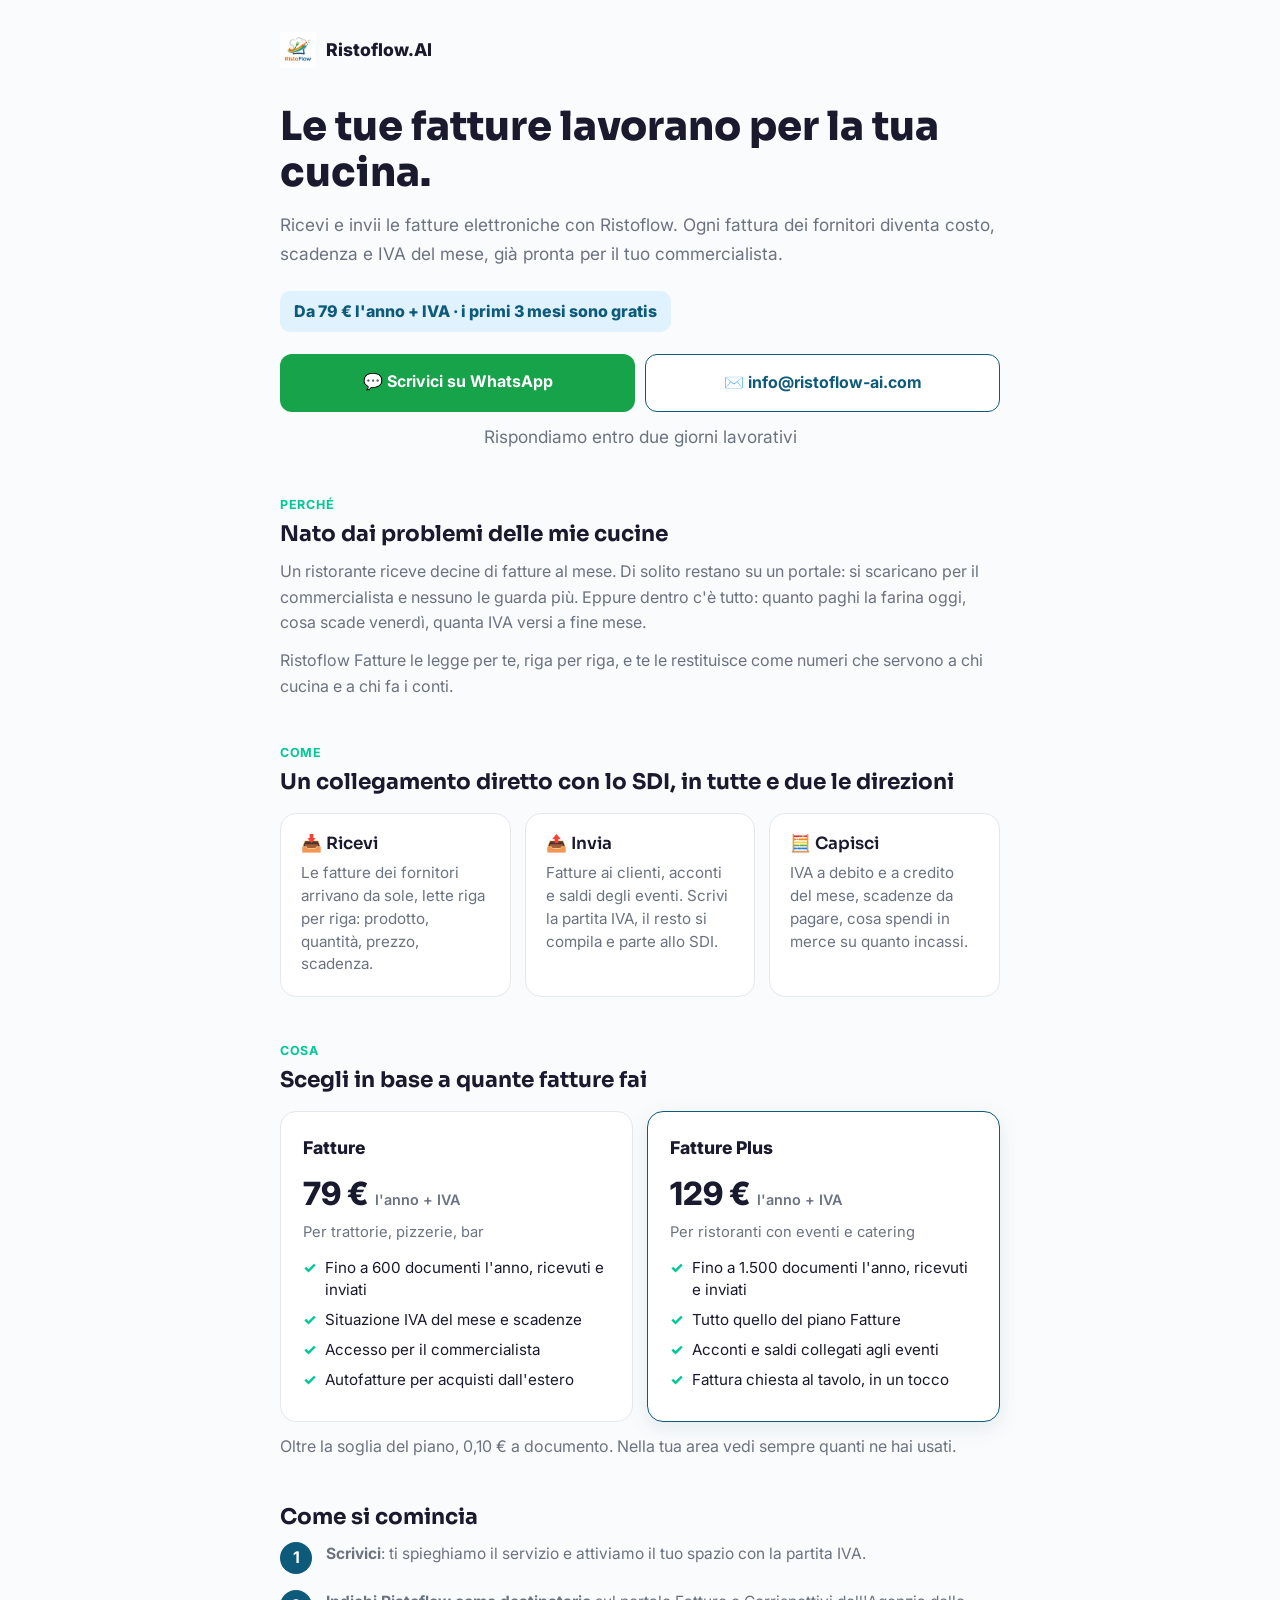
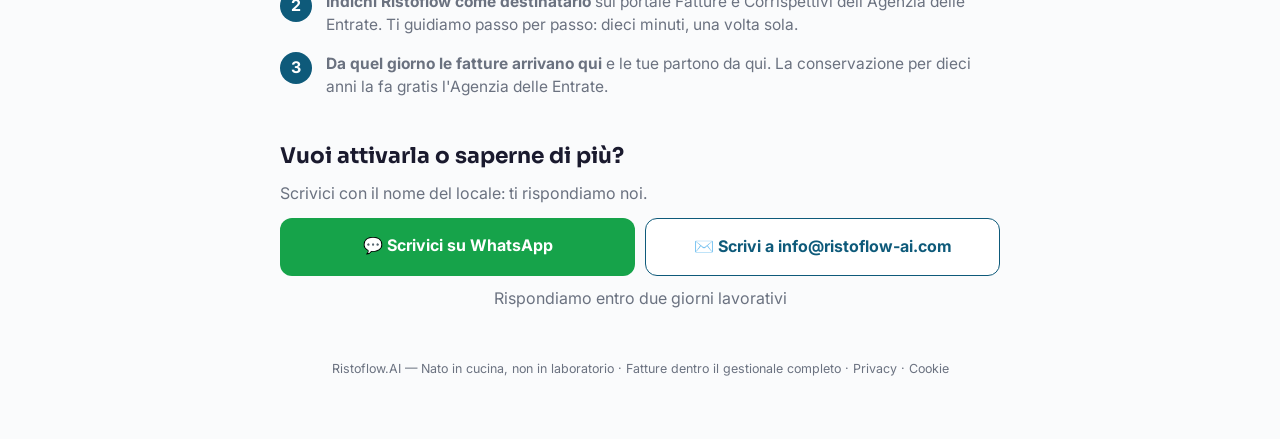
<file: lp/fatture.html>
<!DOCTYPE html>
<html lang="it">
<head>
  <meta charset="UTF-8">
  <meta name="viewport" content="width=device-width, initial-scale=1.0">
  <title>Ristoflow Fatture — fatture elettroniche per chi fa ristorazione</title>
  <meta name="description" content="Ricevi e invia le fatture elettroniche con Ristoflow. Le fatture dei fornitori diventano costi, scadenze e IVA del mese, pronte per il commercialista. Da 79 € l'anno, primi 3 mesi gratis.">
  <meta property="og:title" content="Ristoflow Fatture — da 79 € l'anno">
  <meta property="og:description" content="Le fatture dei fornitori diventano costi, scadenze e IVA del mese. Primi 3 mesi gratis.">
  <link rel="icon" href="../img/logo.png">
  <link rel="stylesheet" href="../css/style.css">
  <style>
    body { background:#fafbfc; }
    .lp-wrap { max-width:760px; margin:0 auto; padding:32px 20px 60px; }
    .lp-logo { display:flex; align-items:center; gap:10px; margin-bottom:36px; }
    .lp-logo img { height:36px; }
    .lp-logo span { font-weight:800; font-size:1.1rem; color:var(--text); }
    .lp-hero h1 { font-size:clamp(1.7rem,5.5vw,2.5rem); line-height:1.15; margin-bottom:14px; }
    .lp-hero p { font-size:1.08rem; color:var(--text-light); margin-bottom:22px; }
    .lp-prezzo { display:inline-block; background:#e0f2fe; color:#0E5A7A; font-weight:800; border-radius:10px; padding:8px 14px; margin-bottom:22px; }
    .lp-cta { display:block; text-align:center; background:var(--primary); color:#fff; font-weight:700; font-size:1.05rem; padding:16px 28px; border-radius:12px; text-decoration:none; border:0; width:100%; cursor:pointer; box-shadow:0 8px 24px rgba(14,90,122,.25); font-family:inherit; }
    .lp-cta:hover { filter:brightness(1.08); color:#fff; }
    .lp-cta[disabled] { opacity:.6; cursor:wait; }
    .lp-note { text-align:center; font-size:.82rem; color:var(--text-light); margin-top:10px; }
    .lp-blocco { margin:44px 0; }
    .lp-blocco h2 { font-size:1.35rem; margin-bottom:12px; }
    .lp-blocco p { font-size:1rem; line-height:1.6; margin-bottom:12px; }
    .lp-occhiello { font-size:.78rem; font-weight:700; text-transform:uppercase; letter-spacing:.06em; color:var(--accent); margin-bottom:6px; }
    .lp-tre { display:grid; grid-template-columns:repeat(3,1fr); gap:14px; margin-top:18px; }
    .lp-due { display:grid; grid-template-columns:1fr 1fr; gap:14px; margin-top:18px; }
    @media (max-width:640px){ .lp-tre, .lp-due { grid-template-columns:1fr; } }
    .lp-card { background:#fff; border:1.5px solid var(--border); border-radius:16px; padding:20px; }
    .lp-card h3 { font-size:1.05rem; margin-bottom:8px; }
    .lp-card p { font-size:.95rem; color:var(--text-light); margin:0; line-height:1.5; }
    .lp-piano { background:#fff; border:1.5px solid var(--border); border-radius:16px; padding:22px; }
    .lp-piano.su { border-color:var(--primary); box-shadow:0 6px 20px rgba(14,90,122,.10); }
    .lp-piano .nome { font-weight:800; font-size:1.1rem; }
    .lp-piano .cifra { font-size:2rem; font-weight:800; margin:6px 0 2px; color:var(--text); }
    .lp-piano .cifra small { font-size:.9rem; font-weight:600; color:var(--text-light); }
    .lp-piano ul { list-style:none; padding:0; margin:12px 0 0; }
    .lp-piano li { position:relative; padding-left:22px; margin-bottom:8px; font-size:.95rem; line-height:1.45; }
    .lp-piano li::before { content:"\2713"; position:absolute; left:0; color:var(--accent); font-weight:800; }
    .passo { display:flex; gap:14px; margin-bottom:16px; align-items:flex-start; }
    .passo .n { flex:0 0 32px; height:32px; border-radius:50%; background:var(--primary); color:#fff; font-weight:700; display:flex; align-items:center; justify-content:center; }
    .passo p { margin:0; font-size:.97rem; line-height:1.5; }
    .lp-form { background:#fff; border:1.5px solid var(--border); border-radius:16px; padding:22px; display:grid; grid-template-columns:1fr 1fr; gap:12px; }
    @media (max-width:640px){ .lp-form { grid-template-columns:1fr; } }
    .lp-form .intera { grid-column:1/-1; }
    .lp-form label { display:block; font-size:.8rem; color:var(--text-light); margin-bottom:4px; font-weight:600; }
    .lp-form input, .lp-form select { width:100%; box-sizing:border-box; border:1.5px solid var(--border); border-radius:10px; padding:11px 12px; font-size:1rem; font-family:inherit; background:#fff; }
    .lp-form .consenso { font-size:.85rem; color:var(--text-light); display:flex; gap:8px; align-items:flex-start; }
    .lp-form .consenso input { width:auto; margin-top:3px; }
    #esito { font-size:.95rem; min-height:1.2em; }
    .lp-btns { display:flex; gap:10px; flex-wrap:wrap; }
    .lp-btns a { flex:1 1 220px; display:block; text-align:center; padding:15px 20px; border-radius:12px; font-weight:700; text-decoration:none; }
    .lp-wa { background:#16a34a; color:#fff; } .lp-wa:hover { color:#fff; filter:brightness(1.08); }
    .lp-ml { background:#fff; border:1.5px solid var(--primary); color:var(--primary); }
    .ok-box { background:#f0fdf4; border:1.5px solid #bbf7d0; color:#15803d; border-radius:16px; padding:22px; font-weight:600; display:none; }
    .lp-footer { text-align:center; margin-top:48px; font-size:.78rem; color:var(--text-light); }
    .lp-footer a { color:var(--text-light); }
  </style>
</head>
<body>
  <div class="lp-wrap">
    <div class="lp-logo"><img src="../img/logo.png" alt="Ristoflow"><span>Ristoflow.AI</span></div>

    <div class="lp-hero">
      <h1>Le tue fatture lavorano per la tua cucina.</h1>
      <p>Ricevi e invii le fatture elettroniche con Ristoflow. Ogni fattura dei fornitori diventa costo, scadenza e IVA del mese, già pronta per il tuo commercialista.</p>
      <div class="lp-prezzo">Da 79 € l'anno + IVA · i primi 3 mesi sono gratis</div>
      <div class="lp-btns">
        <a class="lp-wa rf-contatto" data-el="whatsapp" href="https://wa.me/393349487644?text=Ciao!%20Vorrei%20informazioni%20su%20Ristoflow%20Fatture" target="_blank" rel="noopener">💬 Scrivici su WhatsApp</a>
        <a class="lp-ml rf-contatto" data-el="mail_info" href="mailto:info@ristoflow-ai.com?subject=Informazioni%20Ristoflow%20Fatture">✉️ info@ristoflow-ai.com</a>
      </div>
      <p class="lp-note">Rispondiamo entro due giorni lavorativi</p>
    </div>

    <!-- PERCHE' -->
    <div class="lp-blocco">
      <div class="lp-occhiello">Perché</div>
      <h2>Nato dai problemi delle mie cucine</h2>
      <p>Un ristorante riceve decine di fatture al mese. Di solito restano su un portale: si scaricano per il commercialista e nessuno le guarda più. Eppure dentro c'è tutto: quanto paghi la farina oggi, cosa scade venerdì, quanta IVA versi a fine mese.</p>
      <p>Ristoflow Fatture le legge per te, riga per riga, e te le restituisce come numeri che servono a chi cucina e a chi fa i conti.</p>
    </div>

    <!-- COME -->
    <div class="lp-blocco">
      <div class="lp-occhiello">Come</div>
      <h2>Un collegamento diretto con lo SDI, in tutte e due le direzioni</h2>
      <div class="lp-tre">
        <div class="lp-card"><h3>📥 Ricevi</h3><p>Le fatture dei fornitori arrivano da sole, lette riga per riga: prodotto, quantità, prezzo, scadenza.</p></div>
        <div class="lp-card"><h3>📤 Invia</h3><p>Fatture ai clienti, acconti e saldi degli eventi. Scrivi la partita IVA, il resto si compila e parte allo SDI.</p></div>
        <div class="lp-card"><h3>🧮 Capisci</h3><p>IVA a debito e a credito del mese, scadenze da pagare, cosa spendi in merce su quanto incassi.</p></div>
      </div>
    </div>

    <!-- COSA -->
    <div class="lp-blocco">
      <div class="lp-occhiello">Cosa</div>
      <h2>Scegli in base a quante fatture fai</h2>
      <div class="lp-due">
        <div class="lp-piano">
          <div class="nome">Fatture</div>
          <div class="cifra">79 € <small>l'anno + IVA</small></div>
          <div style="color:var(--text-light);font-size:.92rem;">Per trattorie, pizzerie, bar</div>
          <ul>
            <li>Fino a 600 documenti l'anno, ricevuti e inviati</li>
            <li>Situazione IVA del mese e scadenze</li>
            <li>Accesso per il commercialista</li>
            <li>Autofatture per acquisti dall'estero</li>
          </ul>
        </div>
        <div class="lp-piano su">
          <div class="nome">Fatture Plus</div>
          <div class="cifra">129 € <small>l'anno + IVA</small></div>
          <div style="color:var(--text-light);font-size:.92rem;">Per ristoranti con eventi e catering</div>
          <ul>
            <li>Fino a 1.500 documenti l'anno, ricevuti e inviati</li>
            <li>Tutto quello del piano Fatture</li>
            <li>Acconti e saldi collegati agli eventi</li>
            <li>Fattura chiesta al tavolo, in un tocco</li>
          </ul>
        </div>
      </div>
      <p class="lp-note" style="text-align:left;margin-top:12px;">Oltre la soglia del piano, 0,10 € a documento. Nella tua area vedi sempre quanti ne hai usati.</p>
    </div>

    <div class="lp-blocco">
      <h2>Come si comincia</h2>
      <div class="passo"><div class="n">1</div><p><strong>Scrivici</strong>: ti spieghiamo il servizio e attiviamo il tuo spazio con la partita IVA.</p></div>
      <div class="passo"><div class="n">2</div><p><strong>Indichi Ristoflow come destinatario</strong> sul portale Fatture e Corrispettivi dell'Agenzia delle Entrate. Ti guidiamo passo per passo: dieci minuti, una volta sola.</p></div>
      <div class="passo"><div class="n">3</div><p><strong>Da quel giorno le fatture arrivano qui</strong> e le tue partono da qui. La conservazione per dieci anni la fa gratis l'Agenzia delle Entrate.</p></div>
    </div>

    <!-- CONTATTO -->
    <div class="lp-blocco" id="attiva">
      <h2>Vuoi attivarla o saperne di più?</h2>
      <p>Scrivici con il nome del locale: ti rispondiamo noi.</p>
      <div class="lp-btns">
        <a class="lp-wa rf-contatto" data-el="whatsapp" href="https://wa.me/393349487644?text=Ciao!%20Vorrei%20informazioni%20su%20Ristoflow%20Fatture" target="_blank" rel="noopener">💬 Scrivici su WhatsApp</a>
        <a class="lp-ml rf-contatto" data-el="mail_info" href="mailto:info@ristoflow-ai.com?subject=Informazioni%20Ristoflow%20Fatture">✉️ Scrivi a info@ristoflow-ai.com</a>
      </div>
      <p class="lp-note">Rispondiamo entro due giorni lavorativi</p>
    </div>

    <div class="lp-footer">
      Ristoflow.AI — Nato in cucina, non in laboratorio · <a href="fatturazione.html">Fatture dentro il gestionale completo</a> · <a href="../privacy.html">Privacy</a> · <a href="../cookie.html">Cookie</a>
    </div>
  </div>

<script>
(function () {
  var URL_SB = "https://cuhcscpvhypoaplcmtjk.supabase.co";
  var A = "eyJhbGciOiJIUzI1NiIsInR5cCI6IkpXVCJ9.eyJpc3MiOiJzdXBhYmFzZSIsInJlZiI6ImN1aGNzY3B2aHlwb2FwbGNtdGprIiwicm9sZSI6ImFub24iLCJpYXQiOjE3NjM4MjY4MjgsImV4cCI6MjA3OTQwMjgyOH0.q9zAs0oh8F1-whtORHBIORF5jIn1NTS3LvSMWleP0a0";
  var q = new URLSearchParams(location.search), ses = null;
  try { ses = sessionStorage.getItem("rf_ses"); if (!ses) { ses = Math.random().toString(36).slice(2) + Date.now().toString(36); sessionStorage.setItem("rf_ses", ses); } } catch (e) {}
  var ref = document.referrer || "";
  function conta(tipo, elemento) {
    // contatore visite nostro: solo pagina e provenienza, nessun dato personale (page_analytics)
    try {
      fetch(URL_SB + "/rest/v1/page_analytics", { method: "POST", keepalive: true,
        headers: { "Content-Type": "application/json", "apikey": A, "Authorization": "Bearer " + A, "Prefer": "return=minimal" },
        body: JSON.stringify({ azienda_id: "a43d41b5-f4ac-494f-8144-6574347a754f", pagina: "lp-fatture",
          pagina_id: "a43d41b5-f4ac-494f-8144-6574347a754f", tipo: tipo, elemento: elemento,
          referrer: ref ? ref.slice(0, 250) : null,
          utm_source: q.get("utm_source") || (ref ? (function () { try { return new URL(ref).hostname; } catch (e) { return null; } })() : "diretto"),
          utm_medium: q.get("utm_medium"), utm_campaign: q.get("utm_campaign"),
          device: /Mobi|Android/i.test(navigator.userAgent) ? "mobile" : "desktop", session_id: ses }) }).catch(function () {});
    } catch (e) {}
  }
  conta("view", "sito_pagina");

  Array.prototype.forEach.call(document.querySelectorAll(".rf-contatto"), function (a) {
    a.addEventListener("click", function () { conta("click", a.getAttribute("data-el")); });
  });
})();
</script>
</body>
</html>
</file>
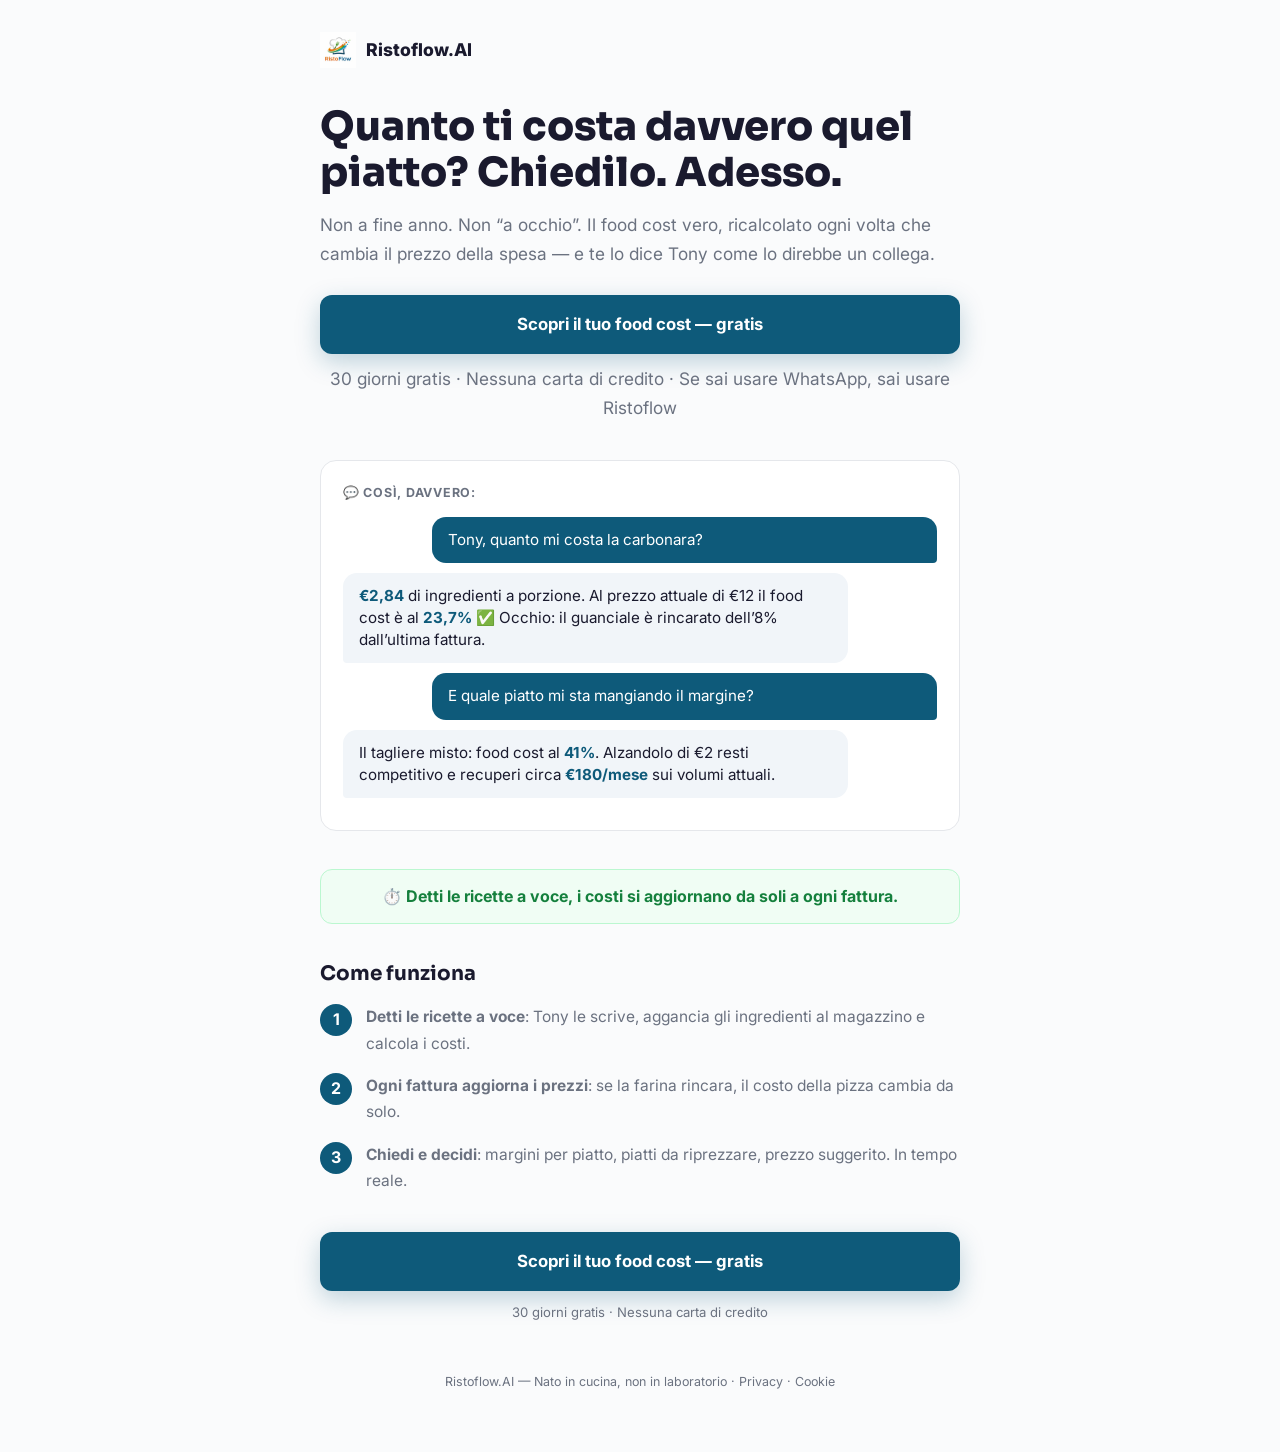
<file: lp/food-cost.html>
<!DOCTYPE html>
<html lang="it">
<head>
  <meta charset="UTF-8">
  <meta name="viewport" content="width=device-width, initial-scale=1.0">
  <title>Quanto ti costa davvero quel piatto? — Ristoflow.AI</title>
  <meta name="description" content="Food cost reale, collegato al magazzino, aggiornato a ogni acquisto. Chiedilo a Tony.AI. Prova gratis 30 giorni.">
  <link rel="icon" href="../img/logo.png">
  <link rel="stylesheet" href="../css/style.css">
  <!-- META PIXEL: incollare qui lo snippet del pixel prima del lancio campagne -->
  <style>
    body { background: #fafbfc; }
    .lp-wrap { max-width: 680px; margin: 0 auto; padding: 32px 20px 60px; }
    .lp-logo { display:flex; align-items:center; gap:10px; margin-bottom:36px; }
    .lp-logo img { height:36px; }
    .lp-logo span { font-weight:800; font-size:1.1rem; color:var(--text); }
    .lp-hero h1 { font-size: clamp(1.7rem, 5.5vw, 2.5rem); line-height:1.15; margin-bottom:14px; }
    .lp-hero p { font-size:1.08rem; color:var(--text-light); margin-bottom:26px; }
    .lp-cta { display:block; text-align:center; background:var(--primary); color:#fff; font-weight:700; font-size:1.05rem; padding:16px 28px; border-radius:12px; text-decoration:none; box-shadow:0 8px 24px rgba(14,90,122,.25); }
    .lp-cta:hover { filter:brightness(1.08); }
    .lp-note { text-align:center; font-size:.82rem; color:var(--text-light); margin-top:10px; }
    .lp-chat { background:#fff; border:1.5px solid var(--border); border-radius:16px; padding:22px; margin:38px 0; }
    .lp-chat .titolo { font-size:.78rem; font-weight:700; text-transform:uppercase; letter-spacing:.06em; color:var(--text-light); margin-bottom:14px; }
    .msg { max-width:85%; padding:12px 16px; border-radius:14px; margin-bottom:10px; font-size:.95rem; line-height:1.45; }
    .msg.tu { background:var(--primary); color:#fff; margin-left:auto; border-bottom-right-radius:4px; }
    .msg.tony { background:#f1f5f9; color:var(--text); border-bottom-left-radius:4px; }
    .msg.tony b { color:var(--primary); }
    .lp-passi { margin:38px 0; }
    .lp-passi h2 { font-size:1.25rem; margin-bottom:18px; }
    .passo { display:flex; gap:14px; margin-bottom:16px; align-items:flex-start; }
    .passo .n { flex:0 0 32px; height:32px; border-radius:50%; background:var(--primary); color:#fff; font-weight:700; display:flex; align-items:center; justify-content:center; }
    .passo p { margin:0; font-size:.97rem; }
    .lp-tempo { text-align:center; background:#f0fdf4; border:1.5px solid #bbf7d0; color:#15803d; border-radius:12px; padding:14px 18px; font-weight:700; margin:30px 0; }
    .lp-footer { text-align:center; margin-top:48px; font-size:.78rem; color:var(--text-light); }
    .lp-footer a { color:var(--text-light); }
  </style>
</head>
<body>
  <div class="lp-wrap">
    <div class="lp-logo"><img src="../img/logo.png" alt="Ristoflow"><span>Ristoflow.AI</span></div>

    <div class="lp-hero">
      <h1>Quanto ti costa davvero quel piatto? Chiedilo. Adesso.</h1>
      <p>Non a fine anno. Non “a occhio”. Il food cost vero, ricalcolato ogni volta che cambia il prezzo della spesa — e te lo dice Tony come lo direbbe un collega.</p>
      <a class="lp-cta" href="https://app.ristoflow-ai.com/#/login?register=1">Scopri il tuo food cost — gratis</a>
      <p class="lp-note">30 giorni gratis · Nessuna carta di credito · Se sai usare WhatsApp, sai usare Ristoflow</p>
    </div>

    <div class="lp-chat">
      <div class="titolo">💬 Così, davvero:</div>
      <div class="msg tu">Tony, quanto mi costa la carbonara?</div><div class="msg tony"><b>€2,84</b> di ingredienti a porzione. Al prezzo attuale di €12 il food cost è al <b>23,7%</b> ✅ Occhio: il guanciale è rincarato dell’8% dall’ultima fattura.</div><div class="msg tu">E quale piatto mi sta mangiando il margine?</div><div class="msg tony">Il tagliere misto: food cost al <b>41%</b>. Alzandolo di €2 resti competitivo e recuperi circa <b>€180/mese</b> sui volumi attuali.</div>
    </div>

    <div class="lp-tempo">⏱️ Detti le ricette a voce, i costi si aggiornano da soli a ogni fattura.</div>

    <div class="lp-passi">
      <h2>Come funziona</h2>
      <div class="passo"><div class="n">1</div><p><strong>Detti le ricette a voce</strong>: Tony le scrive, aggancia gli ingredienti al magazzino e calcola i costi.</p></div><div class="passo"><div class="n">2</div><p><strong>Ogni fattura aggiorna i prezzi</strong>: se la farina rincara, il costo della pizza cambia da solo.</p></div><div class="passo"><div class="n">3</div><p><strong>Chiedi e decidi</strong>: margini per piatto, piatti da riprezzare, prezzo suggerito. In tempo reale.</p></div>
    </div>

    <a class="lp-cta" href="https://app.ristoflow-ai.com/#/login?register=1">Scopri il tuo food cost — gratis</a>
    <p class="lp-note">30 giorni gratis · Nessuna carta di credito</p>

    <div class="lp-footer">
      Ristoflow.AI — Nato in cucina, non in laboratorio · <a href="../privacy.html">Privacy</a> · <a href="../cookie.html">Cookie</a>
    </div>
  </div>
</body>
</html>
</file>
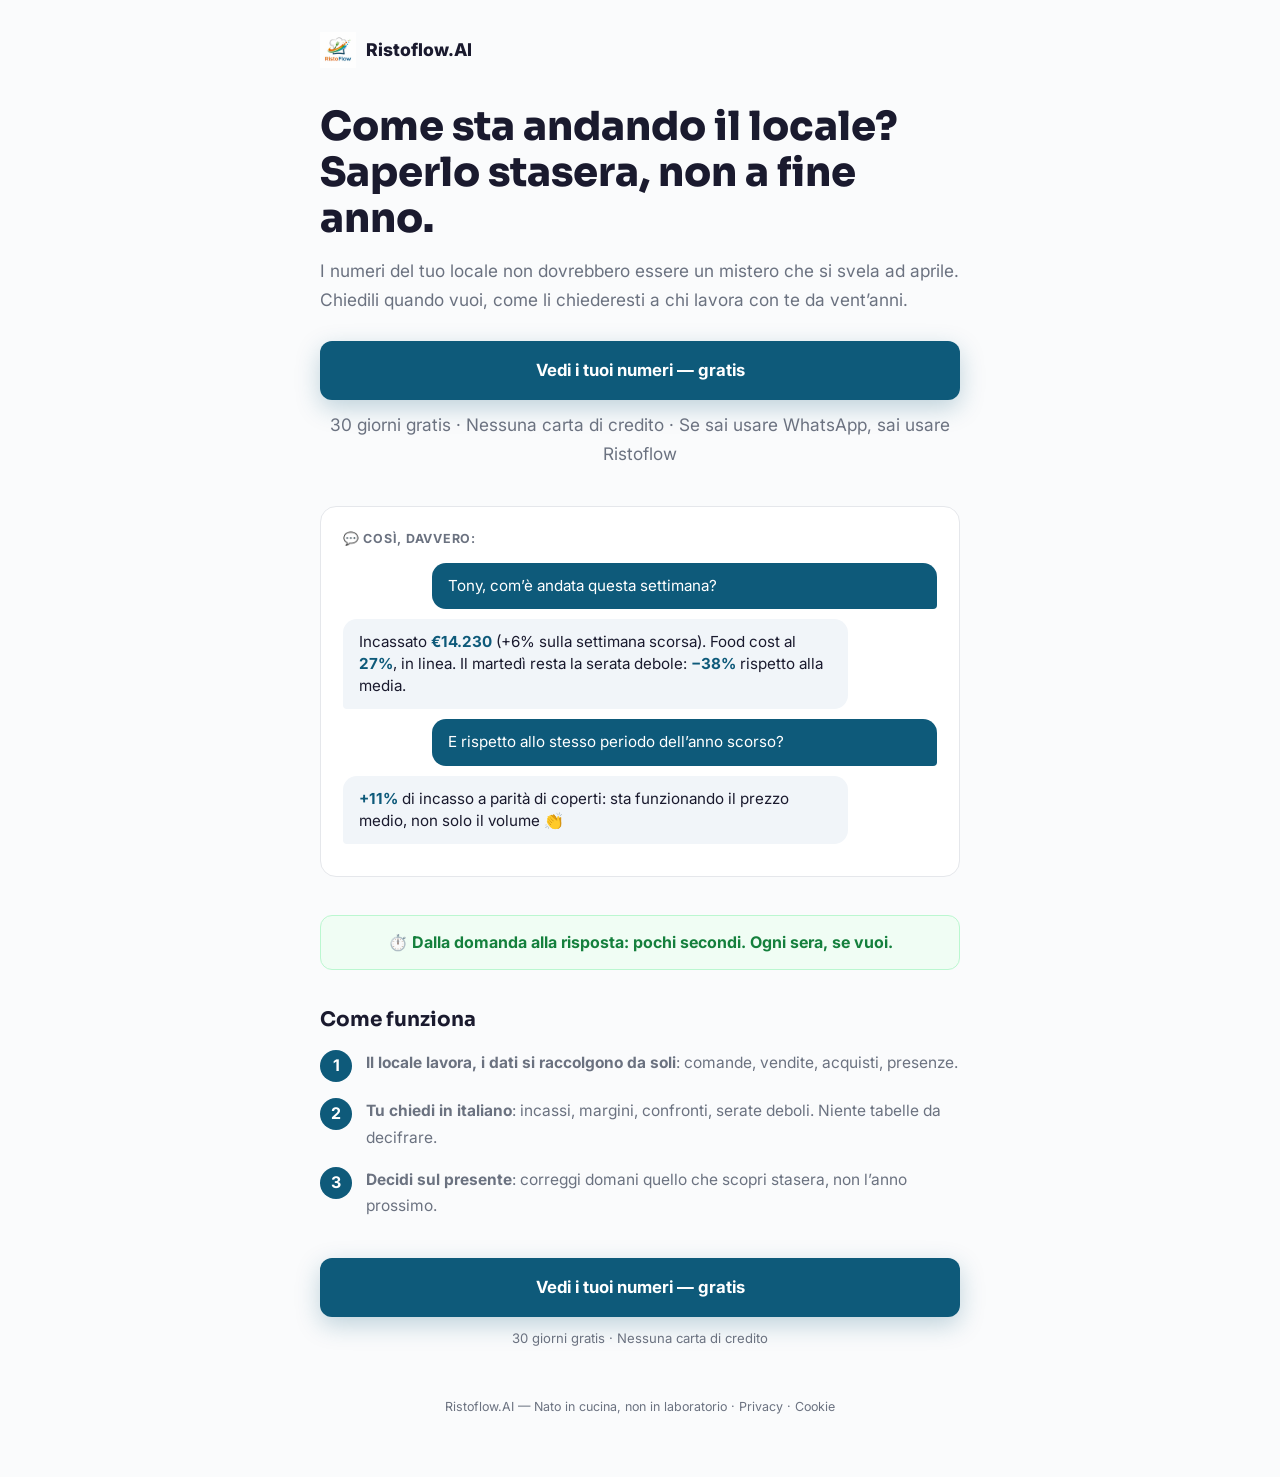
<file: lp/numeri.html>
<!DOCTYPE html>
<html lang="it">
<head>
  <meta charset="UTF-8">
  <meta name="viewport" content="width=device-width, initial-scale=1.0">
  <title>Come sta andando il tuo locale? Saperlo stasera — Ristoflow.AI</title>
  <meta name="description" content="Incassi, costi e margini del tuo locale, spiegati da Tony.AI quando li chiedi. Prova gratis 30 giorni.">
  <link rel="icon" href="../img/logo.png">
  <link rel="stylesheet" href="../css/style.css">
  <!-- META PIXEL: incollare qui lo snippet del pixel prima del lancio campagne -->
  <style>
    body { background: #fafbfc; }
    .lp-wrap { max-width: 680px; margin: 0 auto; padding: 32px 20px 60px; }
    .lp-logo { display:flex; align-items:center; gap:10px; margin-bottom:36px; }
    .lp-logo img { height:36px; }
    .lp-logo span { font-weight:800; font-size:1.1rem; color:var(--text); }
    .lp-hero h1 { font-size: clamp(1.7rem, 5.5vw, 2.5rem); line-height:1.15; margin-bottom:14px; }
    .lp-hero p { font-size:1.08rem; color:var(--text-light); margin-bottom:26px; }
    .lp-cta { display:block; text-align:center; background:var(--primary); color:#fff; font-weight:700; font-size:1.05rem; padding:16px 28px; border-radius:12px; text-decoration:none; box-shadow:0 8px 24px rgba(14,90,122,.25); }
    .lp-cta:hover { filter:brightness(1.08); }
    .lp-note { text-align:center; font-size:.82rem; color:var(--text-light); margin-top:10px; }
    .lp-chat { background:#fff; border:1.5px solid var(--border); border-radius:16px; padding:22px; margin:38px 0; }
    .lp-chat .titolo { font-size:.78rem; font-weight:700; text-transform:uppercase; letter-spacing:.06em; color:var(--text-light); margin-bottom:14px; }
    .msg { max-width:85%; padding:12px 16px; border-radius:14px; margin-bottom:10px; font-size:.95rem; line-height:1.45; }
    .msg.tu { background:var(--primary); color:#fff; margin-left:auto; border-bottom-right-radius:4px; }
    .msg.tony { background:#f1f5f9; color:var(--text); border-bottom-left-radius:4px; }
    .msg.tony b { color:var(--primary); }
    .lp-passi { margin:38px 0; }
    .lp-passi h2 { font-size:1.25rem; margin-bottom:18px; }
    .passo { display:flex; gap:14px; margin-bottom:16px; align-items:flex-start; }
    .passo .n { flex:0 0 32px; height:32px; border-radius:50%; background:var(--primary); color:#fff; font-weight:700; display:flex; align-items:center; justify-content:center; }
    .passo p { margin:0; font-size:.97rem; }
    .lp-tempo { text-align:center; background:#f0fdf4; border:1.5px solid #bbf7d0; color:#15803d; border-radius:12px; padding:14px 18px; font-weight:700; margin:30px 0; }
    .lp-footer { text-align:center; margin-top:48px; font-size:.78rem; color:var(--text-light); }
    .lp-footer a { color:var(--text-light); }
  </style>
</head>
<body>
  <div class="lp-wrap">
    <div class="lp-logo"><img src="../img/logo.png" alt="Ristoflow"><span>Ristoflow.AI</span></div>

    <div class="lp-hero">
      <h1>Come sta andando il locale? Saperlo stasera, non a fine anno.</h1>
      <p>I numeri del tuo locale non dovrebbero essere un mistero che si svela ad aprile. Chiedili quando vuoi, come li chiederesti a chi lavora con te da vent’anni.</p>
      <a class="lp-cta" href="https://app.ristoflow-ai.com/#/login?register=1">Vedi i tuoi numeri — gratis</a>
      <p class="lp-note">30 giorni gratis · Nessuna carta di credito · Se sai usare WhatsApp, sai usare Ristoflow</p>
    </div>

    <div class="lp-chat">
      <div class="titolo">💬 Così, davvero:</div>
      <div class="msg tu">Tony, com’è andata questa settimana?</div><div class="msg tony">Incassato <b>€14.230</b> (+6% sulla settimana scorsa). Food cost al <b>27%</b>, in linea. Il martedì resta la serata debole: <b>−38%</b> rispetto alla media.</div><div class="msg tu">E rispetto allo stesso periodo dell’anno scorso?</div><div class="msg tony"><b>+11%</b> di incasso a parità di coperti: sta funzionando il prezzo medio, non solo il volume 👏</div>
    </div>

    <div class="lp-tempo">⏱️ Dalla domanda alla risposta: pochi secondi. Ogni sera, se vuoi.</div>

    <div class="lp-passi">
      <h2>Come funziona</h2>
      <div class="passo"><div class="n">1</div><p><strong>Il locale lavora, i dati si raccolgono da soli</strong>: comande, vendite, acquisti, presenze.</p></div><div class="passo"><div class="n">2</div><p><strong>Tu chiedi in italiano</strong>: incassi, margini, confronti, serate deboli. Niente tabelle da decifrare.</p></div><div class="passo"><div class="n">3</div><p><strong>Decidi sul presente</strong>: correggi domani quello che scopri stasera, non l’anno prossimo.</p></div>
    </div>

    <a class="lp-cta" href="https://app.ristoflow-ai.com/#/login?register=1">Vedi i tuoi numeri — gratis</a>
    <p class="lp-note">30 giorni gratis · Nessuna carta di credito</p>

    <div class="lp-footer">
      Ristoflow.AI — Nato in cucina, non in laboratorio · <a href="../privacy.html">Privacy</a> · <a href="../cookie.html">Cookie</a>
    </div>
  </div>
</body>
</html>
</file>
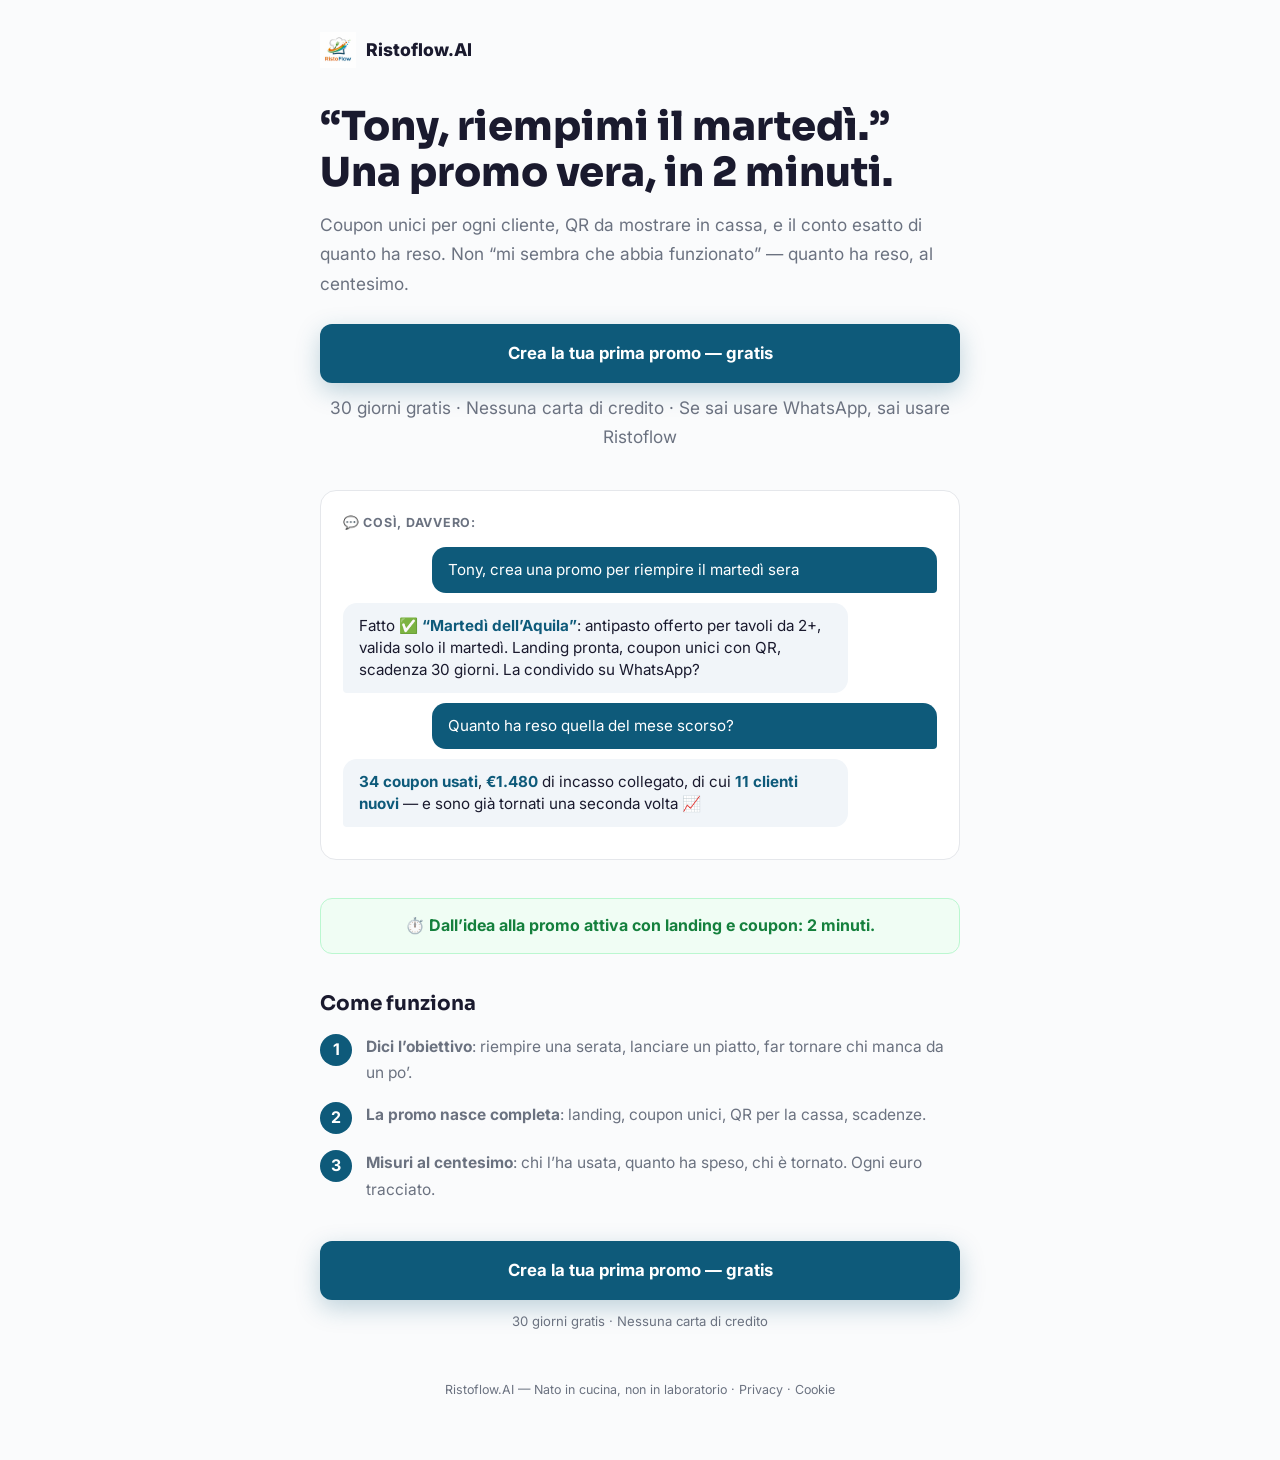
<file: lp/promo.html>
<!DOCTYPE html>
<html lang="it">
<head>
  <meta charset="UTF-8">
  <meta name="viewport" content="width=device-width, initial-scale=1.0">
  <title>Una promo che si misura da sola, in 2 minuti — Ristoflow.AI</title>
  <meta name="description" content="Promo con coupon unici e QR, create in 2 minuti e misurate al centesimo. Prova gratis 30 giorni.">
  <link rel="icon" href="../img/logo.png">
  <link rel="stylesheet" href="../css/style.css">
  <!-- META PIXEL: incollare qui lo snippet del pixel prima del lancio campagne -->
  <style>
    body { background: #fafbfc; }
    .lp-wrap { max-width: 680px; margin: 0 auto; padding: 32px 20px 60px; }
    .lp-logo { display:flex; align-items:center; gap:10px; margin-bottom:36px; }
    .lp-logo img { height:36px; }
    .lp-logo span { font-weight:800; font-size:1.1rem; color:var(--text); }
    .lp-hero h1 { font-size: clamp(1.7rem, 5.5vw, 2.5rem); line-height:1.15; margin-bottom:14px; }
    .lp-hero p { font-size:1.08rem; color:var(--text-light); margin-bottom:26px; }
    .lp-cta { display:block; text-align:center; background:var(--primary); color:#fff; font-weight:700; font-size:1.05rem; padding:16px 28px; border-radius:12px; text-decoration:none; box-shadow:0 8px 24px rgba(14,90,122,.25); }
    .lp-cta:hover { filter:brightness(1.08); }
    .lp-note { text-align:center; font-size:.82rem; color:var(--text-light); margin-top:10px; }
    .lp-chat { background:#fff; border:1.5px solid var(--border); border-radius:16px; padding:22px; margin:38px 0; }
    .lp-chat .titolo { font-size:.78rem; font-weight:700; text-transform:uppercase; letter-spacing:.06em; color:var(--text-light); margin-bottom:14px; }
    .msg { max-width:85%; padding:12px 16px; border-radius:14px; margin-bottom:10px; font-size:.95rem; line-height:1.45; }
    .msg.tu { background:var(--primary); color:#fff; margin-left:auto; border-bottom-right-radius:4px; }
    .msg.tony { background:#f1f5f9; color:var(--text); border-bottom-left-radius:4px; }
    .msg.tony b { color:var(--primary); }
    .lp-passi { margin:38px 0; }
    .lp-passi h2 { font-size:1.25rem; margin-bottom:18px; }
    .passo { display:flex; gap:14px; margin-bottom:16px; align-items:flex-start; }
    .passo .n { flex:0 0 32px; height:32px; border-radius:50%; background:var(--primary); color:#fff; font-weight:700; display:flex; align-items:center; justify-content:center; }
    .passo p { margin:0; font-size:.97rem; }
    .lp-tempo { text-align:center; background:#f0fdf4; border:1.5px solid #bbf7d0; color:#15803d; border-radius:12px; padding:14px 18px; font-weight:700; margin:30px 0; }
    .lp-footer { text-align:center; margin-top:48px; font-size:.78rem; color:var(--text-light); }
    .lp-footer a { color:var(--text-light); }
  </style>
</head>
<body>
  <div class="lp-wrap">
    <div class="lp-logo"><img src="../img/logo.png" alt="Ristoflow"><span>Ristoflow.AI</span></div>

    <div class="lp-hero">
      <h1>“Tony, riempimi il martedì.” Una promo vera, in 2 minuti.</h1>
      <p>Coupon unici per ogni cliente, QR da mostrare in cassa, e il conto esatto di quanto ha reso. Non “mi sembra che abbia funzionato” — quanto ha reso, al centesimo.</p>
      <a class="lp-cta" href="https://app.ristoflow-ai.com/#/login?register=1">Crea la tua prima promo — gratis</a>
      <p class="lp-note">30 giorni gratis · Nessuna carta di credito · Se sai usare WhatsApp, sai usare Ristoflow</p>
    </div>

    <div class="lp-chat">
      <div class="titolo">💬 Così, davvero:</div>
      <div class="msg tu">Tony, crea una promo per riempire il martedì sera</div><div class="msg tony">Fatto ✅ <b>“Martedì dell’Aquila”</b>: antipasto offerto per tavoli da 2+, valida solo il martedì. Landing pronta, coupon unici con QR, scadenza 30 giorni. La condivido su WhatsApp?</div><div class="msg tu">Quanto ha reso quella del mese scorso?</div><div class="msg tony"><b>34 coupon usati</b>, <b>€1.480</b> di incasso collegato, di cui <b>11 clienti nuovi</b> — e sono già tornati una seconda volta 📈</div>
    </div>

    <div class="lp-tempo">⏱️ Dall’idea alla promo attiva con landing e coupon: 2 minuti.</div>

    <div class="lp-passi">
      <h2>Come funziona</h2>
      <div class="passo"><div class="n">1</div><p><strong>Dici l’obiettivo</strong>: riempire una serata, lanciare un piatto, far tornare chi manca da un po’.</p></div><div class="passo"><div class="n">2</div><p><strong>La promo nasce completa</strong>: landing, coupon unici, QR per la cassa, scadenze.</p></div><div class="passo"><div class="n">3</div><p><strong>Misuri al centesimo</strong>: chi l’ha usata, quanto ha speso, chi è tornato. Ogni euro tracciato.</p></div>
    </div>

    <a class="lp-cta" href="https://app.ristoflow-ai.com/#/login?register=1">Crea la tua prima promo — gratis</a>
    <p class="lp-note">30 giorni gratis · Nessuna carta di credito</p>

    <div class="lp-footer">
      Ristoflow.AI — Nato in cucina, non in laboratorio · <a href="../privacy.html">Privacy</a> · <a href="../cookie.html">Cookie</a>
    </div>
  </div>
</body>
</html>
</file>
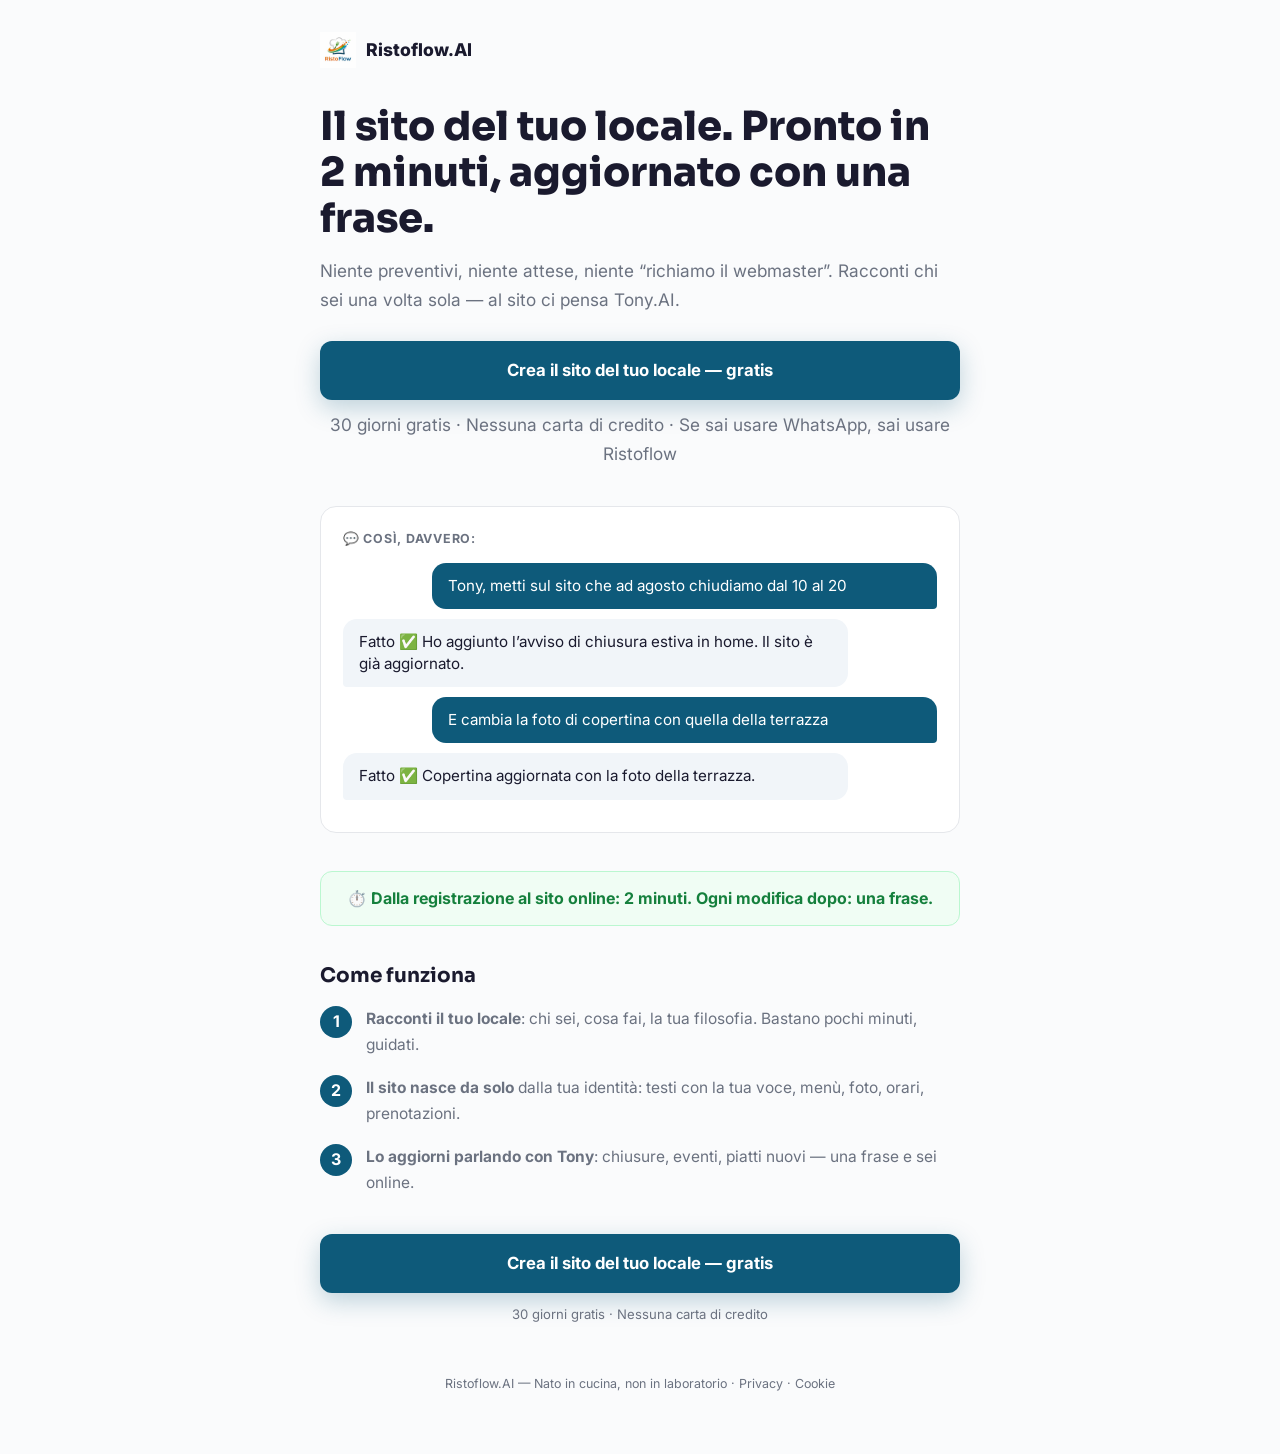
<file: lp/sito.html>
<!DOCTYPE html>
<html lang="it">
<head>
  <meta charset="UTF-8">
  <meta name="viewport" content="width=device-width, initial-scale=1.0">
  <title>Il sito del tuo locale in 2 minuti — Ristoflow.AI</title>
  <meta name="description" content="Il sito del tuo ristorante, generato dalla tua identità e aggiornato parlando con Tony.AI. Prova gratis 30 giorni.">
  <link rel="icon" href="../img/logo.png">
  <link rel="stylesheet" href="../css/style.css">
  <!-- META PIXEL: incollare qui lo snippet del pixel prima del lancio campagne -->
  <style>
    body { background: #fafbfc; }
    .lp-wrap { max-width: 680px; margin: 0 auto; padding: 32px 20px 60px; }
    .lp-logo { display:flex; align-items:center; gap:10px; margin-bottom:36px; }
    .lp-logo img { height:36px; }
    .lp-logo span { font-weight:800; font-size:1.1rem; color:var(--text); }
    .lp-hero h1 { font-size: clamp(1.7rem, 5.5vw, 2.5rem); line-height:1.15; margin-bottom:14px; }
    .lp-hero p { font-size:1.08rem; color:var(--text-light); margin-bottom:26px; }
    .lp-cta { display:block; text-align:center; background:var(--primary); color:#fff; font-weight:700; font-size:1.05rem; padding:16px 28px; border-radius:12px; text-decoration:none; box-shadow:0 8px 24px rgba(14,90,122,.25); }
    .lp-cta:hover { filter:brightness(1.08); }
    .lp-note { text-align:center; font-size:.82rem; color:var(--text-light); margin-top:10px; }
    .lp-chat { background:#fff; border:1.5px solid var(--border); border-radius:16px; padding:22px; margin:38px 0; }
    .lp-chat .titolo { font-size:.78rem; font-weight:700; text-transform:uppercase; letter-spacing:.06em; color:var(--text-light); margin-bottom:14px; }
    .msg { max-width:85%; padding:12px 16px; border-radius:14px; margin-bottom:10px; font-size:.95rem; line-height:1.45; }
    .msg.tu { background:var(--primary); color:#fff; margin-left:auto; border-bottom-right-radius:4px; }
    .msg.tony { background:#f1f5f9; color:var(--text); border-bottom-left-radius:4px; }
    .msg.tony b { color:var(--primary); }
    .lp-passi { margin:38px 0; }
    .lp-passi h2 { font-size:1.25rem; margin-bottom:18px; }
    .passo { display:flex; gap:14px; margin-bottom:16px; align-items:flex-start; }
    .passo .n { flex:0 0 32px; height:32px; border-radius:50%; background:var(--primary); color:#fff; font-weight:700; display:flex; align-items:center; justify-content:center; }
    .passo p { margin:0; font-size:.97rem; }
    .lp-tempo { text-align:center; background:#f0fdf4; border:1.5px solid #bbf7d0; color:#15803d; border-radius:12px; padding:14px 18px; font-weight:700; margin:30px 0; }
    .lp-footer { text-align:center; margin-top:48px; font-size:.78rem; color:var(--text-light); }
    .lp-footer a { color:var(--text-light); }
  </style>
</head>
<body>
  <div class="lp-wrap">
    <div class="lp-logo"><img src="../img/logo.png" alt="Ristoflow"><span>Ristoflow.AI</span></div>

    <div class="lp-hero">
      <h1>Il sito del tuo locale. Pronto in 2 minuti, aggiornato con una frase.</h1>
      <p>Niente preventivi, niente attese, niente “richiamo il webmaster”. Racconti chi sei una volta sola — al sito ci pensa Tony.AI.</p>
      <a class="lp-cta" href="https://app.ristoflow-ai.com/#/login?register=1">Crea il sito del tuo locale — gratis</a>
      <p class="lp-note">30 giorni gratis · Nessuna carta di credito · Se sai usare WhatsApp, sai usare Ristoflow</p>
    </div>

    <div class="lp-chat">
      <div class="titolo">💬 Così, davvero:</div>
      <div class="msg tu">Tony, metti sul sito che ad agosto chiudiamo dal 10 al 20</div><div class="msg tony">Fatto ✅ Ho aggiunto l’avviso di chiusura estiva in home. Il sito è già aggiornato.</div><div class="msg tu">E cambia la foto di copertina con quella della terrazza</div><div class="msg tony">Fatto ✅ Copertina aggiornata con la foto della terrazza.</div>
    </div>

    <div class="lp-tempo">⏱️ Dalla registrazione al sito online: 2 minuti. Ogni modifica dopo: una frase.</div>

    <div class="lp-passi">
      <h2>Come funziona</h2>
      <div class="passo"><div class="n">1</div><p><strong>Racconti il tuo locale</strong>: chi sei, cosa fai, la tua filosofia. Bastano pochi minuti, guidati.</p></div><div class="passo"><div class="n">2</div><p><strong>Il sito nasce da solo</strong> dalla tua identità: testi con la tua voce, menù, foto, orari, prenotazioni.</p></div><div class="passo"><div class="n">3</div><p><strong>Lo aggiorni parlando con Tony</strong>: chiusure, eventi, piatti nuovi — una frase e sei online.</p></div>
    </div>

    <a class="lp-cta" href="https://app.ristoflow-ai.com/#/login?register=1">Crea il sito del tuo locale — gratis</a>
    <p class="lp-note">30 giorni gratis · Nessuna carta di credito</p>

    <div class="lp-footer">
      Ristoflow.AI — Nato in cucina, non in laboratorio · <a href="../privacy.html">Privacy</a> · <a href="../cookie.html">Cookie</a>
    </div>
  </div>
</body>
</html>
</file>
<file: css/style.css>
/* ================================================
   RISTOFLOW-AI.COM — STYLESHEET
   Colore primario: #0E5A7A
   Font: Inter (Google Fonts)
================================================ */

@import url('https://fonts.googleapis.com/css2?family=Inter:wght@300;400;500;600;700;800&family=Sora:wght@600;700;800&display=swap');

*, *::before, *::after { box-sizing: border-box; margin: 0; padding: 0; }

:root {
  --primary: #0E5A7A;
  --primary-dark: #0a4560;
  --primary-light: #e8f4f8;
  --accent: #00c896;
  --accent2: #ff6b35;
  --text: #1a1a2e;
  --text-light: #6b7280;
  --border: #e5e7eb;
  --bg: #f8fafc;
  --white: #ffffff;
  --radius: 12px;
  --radius-lg: 20px;
  --shadow: 0 4px 24px rgba(14,90,122,0.10);
  --shadow-lg: 0 8px 48px rgba(14,90,122,0.15);
}

html { scroll-behavior: smooth; }

body {
  font-family: 'Inter', sans-serif;
  color: var(--text);
  background: var(--white);
  line-height: 1.6;
  font-size: 16px;
}

/* ── TYPOGRAPHY ─────────────────────────────── */
h1, h2, h3, h4 { font-family: 'Sora', sans-serif; line-height: 1.2; }
h1 { font-size: clamp(2rem, 5vw, 3.5rem); font-weight: 800; }
h2 { font-size: clamp(1.6rem, 3vw, 2.4rem); font-weight: 700; }
h3 { font-size: 1.25rem; font-weight: 600; }
p { color: var(--text-light); line-height: 1.7; }
a { color: var(--primary); text-decoration: none; }

.container { max-width: 1160px; margin: 0 auto; padding: 0 24px; }
.section { padding: 96px 0; }
.section-sm { padding: 64px 0; }

/* ── NAVBAR ─────────────────────────────────── */
.navbar {
  position: fixed;
  top: 0; left: 0; right: 0;
  z-index: 1000;
  background: rgba(255,255,255,0.95);
  backdrop-filter: blur(12px);
  border-bottom: 1px solid var(--border);
  transition: box-shadow 0.3s;
}
.navbar.scrolled { box-shadow: var(--shadow); }
.nav-inner {
  display: flex;
  align-items: center;
  justify-content: space-between;
  height: 68px;
}
.nav-logo {
  display: flex;
  align-items: center;
  gap: 10px;
  font-family: 'Sora', sans-serif;
  font-weight: 700;
  font-size: 1.3rem;
  color: var(--primary);
}
.nav-logo img { height: 38px; width: auto; }
.nav-links {
  display: flex;
  align-items: center;
  gap: 32px;
  list-style: none;
}
.nav-links a {
  color: var(--text);
  font-weight: 500;
  font-size: 0.95rem;
  transition: color 0.2s;
}
.nav-links a:hover { color: var(--primary); }
.nav-cta { display: flex; align-items: center; gap: 12px; }
.nav-toggle { display: none; background: none; border: none; cursor: pointer; padding: 4px; }

/* ── BUTTONS ────────────────────────────────── */
.btn {
  display: inline-flex;
  align-items: center;
  gap: 8px;
  padding: 12px 24px;
  border-radius: var(--radius);
  font-weight: 600;
  font-size: 0.95rem;
  cursor: pointer;
  transition: all 0.2s;
  border: none;
  text-decoration: none;
}
.btn-primary {
  background: var(--primary);
  color: white;
}
.btn-primary:hover { background: var(--primary-dark); transform: translateY(-1px); box-shadow: var(--shadow); }
.btn-outline {
  background: transparent;
  color: var(--primary);
  border: 2px solid var(--primary);
}
.btn-outline:hover { background: var(--primary-light); }
.btn-accent {
  background: var(--accent);
  color: white;
}
.btn-accent:hover { background: #00a87e; transform: translateY(-1px); }
.btn-lg { padding: 16px 32px; font-size: 1.05rem; border-radius: 14px; }
.btn-white { background: white; color: var(--primary); }
.btn-white:hover { background: var(--primary-light); }

/* ── HERO ───────────────────────────────────── */
.hero {
  padding: 140px 0 96px;
  background: linear-gradient(135deg, #f0f7fa 0%, #e8f4f8 50%, #f0fdf7 100%);
  position: relative;
  overflow: hidden;
}
.hero::before {
  content: '';
  position: absolute;
  top: -200px; right: -200px;
  width: 600px; height: 600px;
  background: radial-gradient(circle, rgba(14,90,122,0.08) 0%, transparent 70%);
  border-radius: 50%;
}
.hero-inner {
  display: grid;
  grid-template-columns: 1fr 1fr;
  gap: 64px;
  align-items: center;
}
.hero-badge {
  display: inline-flex;
  align-items: center;
  gap: 8px;
  background: var(--primary-light);
  color: var(--primary);
  padding: 6px 14px;
  border-radius: 100px;
  font-size: 0.85rem;
  font-weight: 600;
  margin-bottom: 24px;
  border: 1px solid rgba(14,90,122,0.15);
}
.hero h1 { color: var(--text); margin-bottom: 20px; }
.hero h1 span { color: var(--primary); }
.hero p { font-size: 1.15rem; margin-bottom: 36px; max-width: 480px; }
.hero-actions { display: flex; gap: 16px; flex-wrap: wrap; }
.hero-stats {
  display: flex;
  gap: 32px;
  margin-top: 48px;
  padding-top: 32px;
  border-top: 1px solid var(--border);
}
.hero-stat strong {
  display: block;
  font-size: 1.8rem;
  font-weight: 800;
  color: var(--primary);
  font-family: 'Sora', sans-serif;
}
.hero-stat span { font-size: 0.85rem; color: var(--text-light); }

/* ── APP MOCKUP ─────────────────────────────── */
.hero-visual { position: relative; }
.app-mockup {
  background: white;
  border-radius: 20px;
  box-shadow: var(--shadow-lg);
  overflow: hidden;
  border: 1px solid var(--border);
}
.mockup-topbar {
  background: var(--primary);
  padding: 12px 16px;
  display: flex;
  align-items: center;
  gap: 12px;
}
.mockup-topbar-logo {
  color: white;
  font-family: 'Sora', sans-serif;
  font-weight: 700;
  font-size: 0.9rem;
}
.mockup-dots { display: flex; gap: 6px; margin-left: auto; }
.mockup-dots span {
  width: 8px; height: 8px;
  border-radius: 50%;
  background: rgba(255,255,255,0.4);
}
.mockup-body { padding: 16px; background: #f8fafc; }
.mockup-grid { display: grid; grid-template-columns: 1fr 1fr; gap: 10px; margin-bottom: 10px; }
.mockup-card {
  background: white;
  border-radius: 10px;
  padding: 12px;
  border: 1px solid var(--border);
}
.mockup-card-label { font-size: 0.7rem; color: var(--text-light); margin-bottom: 4px; }
.mockup-card-value { font-size: 1.1rem; font-weight: 700; color: var(--text); font-family: 'Sora', sans-serif; }
.mockup-card-accent { color: var(--accent); }
.mockup-card-primary { color: var(--primary); }
.mockup-chat {
  background: white;
  border-radius: 10px;
  padding: 12px;
  border: 1px solid var(--border);
}
.mockup-chat-header {
  font-size: 0.75rem;
  font-weight: 600;
  color: var(--primary);
  margin-bottom: 8px;
  display: flex;
  align-items: center;
  gap: 6px;
}
.mockup-msg {
  font-size: 0.72rem;
  padding: 6px 10px;
  border-radius: 8px;
  margin-bottom: 6px;
  max-width: 85%;
}
.mockup-msg-in {
  background: var(--primary-light);
  color: var(--text);
  border-radius: 8px 8px 8px 2px;
}
.mockup-msg-out {
  background: var(--primary);
  color: white;
  border-radius: 8px 8px 2px 8px;
  margin-left: auto;
}
.mockup-float {
  position: absolute;
  background: white;
  border-radius: 12px;
  padding: 10px 14px;
  box-shadow: var(--shadow);
  border: 1px solid var(--border);
  font-size: 0.8rem;
}
.mockup-float-1 { top: -20px; right: -20px; }
.mockup-float-2 { bottom: 20px; left: -30px; }
.mockup-float strong { display: block; font-weight: 700; color: var(--text); font-size: 0.9rem; }
.mockup-float span { color: var(--text-light); font-size: 0.75rem; }

/* ── LOGOS/TRUST BAR ────────────────────────── */
.trust-bar {
  padding: 32px 0;
  background: var(--bg);
  border-top: 1px solid var(--border);
  border-bottom: 1px solid var(--border);
}
.trust-inner {
  display: flex;
  align-items: center;
  gap: 48px;
  justify-content: center;
  flex-wrap: wrap;
}
.trust-item {
  display: flex;
  align-items: center;
  gap: 8px;
  color: var(--text-light);
  font-size: 0.9rem;
  font-weight: 500;
}
.trust-icon { font-size: 1.2rem; }

/* ── PROBLEMA/SOLUZIONE ─────────────────────── */
.problem-section { background: var(--text); color: white; }
.problem-section p { color: rgba(255,255,255,0.7); }
.problem-section h2 { color: white; }
.problem-grid {
  display: grid;
  grid-template-columns: repeat(3, 1fr);
  gap: 24px;
  margin-top: 48px;
}
.problem-card {
  background: rgba(255,255,255,0.05);
  border: 1px solid rgba(255,255,255,0.1);
  border-radius: var(--radius);
  padding: 24px;
}
.problem-icon { font-size: 2rem; margin-bottom: 12px; }
.problem-card h3 { color: white; margin-bottom: 8px; font-size: 1rem; }
.problem-card p { color: rgba(255,255,255,0.6); font-size: 0.9rem; }
.solution-arrow {
  text-align: center;
  padding: 32px 0;
  font-size: 2rem;
}

/* ── FEATURES ───────────────────────────────── */
.features-grid {
  display: grid;
  grid-template-columns: repeat(3, 1fr);
  gap: 24px;
  margin-top: 48px;
}
.feature-card {
  background: white;
  border: 1px solid var(--border);
  border-radius: var(--radius-lg);
  padding: 28px;
  transition: all 0.25s;
  position: relative;
  overflow: hidden;
}
.feature-card::before {
  content: '';
  position: absolute;
  top: 0; left: 0; right: 0;
  height: 3px;
  background: linear-gradient(90deg, var(--primary), var(--accent));
  opacity: 0;
  transition: opacity 0.25s;
}
.feature-card:hover { box-shadow: var(--shadow-lg); transform: translateY(-4px); border-color: var(--primary-light); }
.feature-card:hover::before { opacity: 1; }
.feature-icon {
  width: 48px; height: 48px;
  background: var(--primary-light);
  border-radius: 12px;
  display: flex;
  align-items: center;
  justify-content: center;
  font-size: 1.4rem;
  margin-bottom: 16px;
}
.feature-card h3 { color: var(--text); margin-bottom: 8px; }
.feature-card p { font-size: 0.9rem; }
.feature-tag {
  display: inline-block;
  background: var(--primary-light);
  color: var(--primary);
  font-size: 0.75rem;
  font-weight: 600;
  padding: 3px 10px;
  border-radius: 100px;
  margin-top: 12px;
}
.feature-tag-accent { background: #e8fdf5; color: #00a87e; }

/* ── TONY AI SPOTLIGHT ──────────────────────── */
.tony-section {
  background: linear-gradient(135deg, var(--primary) 0%, #0a4560 100%);
  color: white;
  position: relative;
  overflow: hidden;
}
.tony-section::after {
  content: 'AI';
  position: absolute;
  right: -40px; top: 50%;
  transform: translateY(-50%);
  font-size: 280px;
  font-family: 'Sora', sans-serif;
  font-weight: 800;
  color: rgba(255,255,255,0.04);
  pointer-events: none;
}
.tony-inner {
  display: grid;
  grid-template-columns: 1fr 1fr;
  gap: 64px;
  align-items: center;
}
.tony-section h2 { color: white; }
.tony-section p { color: rgba(255,255,255,0.8); }
.tony-list { list-style: none; margin-top: 24px; }
.tony-list li {
  display: flex;
  align-items: flex-start;
  gap: 12px;
  padding: 10px 0;
  border-bottom: 1px solid rgba(255,255,255,0.1);
  color: rgba(255,255,255,0.9);
  font-size: 0.95rem;
}
.tony-list li:last-child { border-bottom: none; }
.tony-check {
  width: 20px; height: 20px;
  background: var(--accent);
  border-radius: 50%;
  display: flex;
  align-items: center;
  justify-content: center;
  font-size: 0.65rem;
  flex-shrink: 0;
  margin-top: 2px;
  color: white;
}
.tony-chat-demo {
  background: rgba(255,255,255,0.08);
  border: 1px solid rgba(255,255,255,0.15);
  border-radius: var(--radius-lg);
  padding: 24px;
}
.tony-chat-header {
  display: flex;
  align-items: center;
  gap: 10px;
  margin-bottom: 20px;
  padding-bottom: 16px;
  border-bottom: 1px solid rgba(255,255,255,0.1);
}
.tony-avatar {
  width: 36px; height: 36px;
  background: var(--accent);
  border-radius: 50%;
  display: flex;
  align-items: center;
  justify-content: center;
  font-size: 1rem;
}
.tony-chat-name { color: white; font-weight: 600; font-size: 0.9rem; }
.tony-chat-status { color: var(--accent); font-size: 0.75rem; }
.tony-msg {
  padding: 10px 14px;
  border-radius: 10px;
  font-size: 0.85rem;
  margin-bottom: 8px;
  max-width: 90%;
  line-height: 1.5;
}
.tony-msg-user {
  background: rgba(255,255,255,0.1);
  color: rgba(255,255,255,0.9);
  border-radius: 10px 10px 2px 10px;
  margin-left: auto;
}
.tony-msg-tony {
  background: white;
  color: var(--text);
  border-radius: 10px 10px 10px 2px;
}

/* ── STORIA ─────────────────────────────────── */
.story-section { background: var(--bg); }
.story-inner {
  display: grid;
  grid-template-columns: 1fr 1fr;
  gap: 80px;
  align-items: center;
}
.story-badge {
  display: inline-block;
  background: #fff3e0;
  color: #e65100;
  padding: 4px 12px;
  border-radius: 100px;
  font-size: 0.8rem;
  font-weight: 600;
  margin-bottom: 16px;
}
.story-section h2 { margin-bottom: 20px; }
.story-section p { margin-bottom: 16px; }
.story-quote {
  background: white;
  border-left: 4px solid var(--primary);
  padding: 20px 24px;
  border-radius: 0 var(--radius) var(--radius) 0;
  margin-top: 24px;
  box-shadow: var(--shadow);
}
.story-quote p { color: var(--text); font-style: italic; margin-bottom: 8px; }
.story-quote cite { font-size: 0.85rem; color: var(--primary); font-weight: 600; }
.story-visual {
  display: grid;
  grid-template-columns: 1fr 1fr;
  gap: 16px;
}
.story-stat-card {
  background: white;
  border-radius: var(--radius);
  padding: 24px;
  text-align: center;
  box-shadow: var(--shadow);
  border: 1px solid var(--border);
}
.story-stat-card strong {
  display: block;
  font-size: 2rem;
  font-weight: 800;
  color: var(--primary);
  font-family: 'Sora', sans-serif;
}
.story-stat-card span { font-size: 0.85rem; color: var(--text-light); }
.story-stat-card.accent strong { color: var(--accent); }
.story-stat-card.full { grid-column: 1 / -1; }

/* ── PRICING ────────────────────────────────── */
.pricing-grid {
  display: grid;
  grid-template-columns: repeat(4, 1fr);
  gap: 20px;
  margin-top: 48px;
}
.pricing-card {
  background: white;
  border: 2px solid var(--border);
  border-radius: var(--radius-lg);
  padding: 28px 24px;
  position: relative;
  transition: all 0.25s;
}
.pricing-card:hover { box-shadow: var(--shadow-lg); }
.pricing-card.featured {
  border-color: var(--primary);
  box-shadow: var(--shadow-lg);
}
.pricing-badge {
  position: absolute;
  top: -14px;
  left: 50%;
  transform: translateX(-50%);
  background: var(--primary);
  color: white;
  font-size: 0.75rem;
  font-weight: 700;
  padding: 4px 14px;
  border-radius: 100px;
  white-space: nowrap;
}
.pricing-name { font-size: 0.85rem; font-weight: 600; color: var(--text-light); text-transform: uppercase; letter-spacing: 0.05em; margin-bottom: 8px; }
.pricing-price {
  font-size: 2.2rem;
  font-weight: 800;
  color: var(--text);
  font-family: 'Sora', sans-serif;
  line-height: 1;
  margin-bottom: 4px;
}
.pricing-price span { font-size: 1rem; font-weight: 400; color: var(--text-light); }
.pricing-desc { font-size: 0.85rem; color: var(--text-light); margin-bottom: 20px; padding-bottom: 20px; border-bottom: 1px solid var(--border); }
.pricing-features { list-style: none; margin-bottom: 24px; }
.pricing-features li {
  display: flex;
  align-items: flex-start;
  gap: 8px;
  padding: 6px 0;
  font-size: 0.875rem;
  color: var(--text);
}
.pricing-features li::before {
  content: '✓';
  color: var(--accent);
  font-weight: 700;
  flex-shrink: 0;
  margin-top: 1px;
}
.pricing-card .btn { width: 100%; justify-content: center; }

/* ── CTA FINALE ─────────────────────────────── */
.cta-section {
  background: linear-gradient(135deg, var(--primary) 0%, #0a4560 100%);
  text-align: center;
  padding: 96px 0;
}
.cta-section h2 { color: white; margin-bottom: 16px; }
.cta-section p { color: rgba(255,255,255,0.8); max-width: 520px; margin: 0 auto 36px; font-size: 1.1rem; }
.cta-actions { display: flex; gap: 16px; justify-content: center; flex-wrap: wrap; }

/* ── FOOTER ─────────────────────────────────── */
.footer {
  background: var(--text);
  color: rgba(255,255,255,0.6);
  padding: 64px 0 32px;
}
.footer-grid {
  display: grid;
  grid-template-columns: 2fr 1fr 1fr 1fr;
  gap: 48px;
  margin-bottom: 48px;
}
.footer-brand { }
.footer-logo {
  display: flex;
  align-items: center;
  gap: 10px;
  color: white;
  font-family: 'Sora', sans-serif;
  font-weight: 700;
  font-size: 1.2rem;
  margin-bottom: 16px;
}
.footer-logo img { height: 32px; }
.footer-desc { font-size: 0.9rem; line-height: 1.7; max-width: 280px; }
.footer-col h4 { color: white; font-size: 0.9rem; font-weight: 600; margin-bottom: 16px; }
.footer-col ul { list-style: none; }
.footer-col ul li { margin-bottom: 10px; }
.footer-col ul li a { color: rgba(255,255,255,0.6); font-size: 0.875rem; transition: color 0.2s; }
.footer-col ul li a:hover { color: white; }
.footer-bottom {
  border-top: 1px solid rgba(255,255,255,0.1);
  padding-top: 24px;
  display: flex;
  align-items: center;
  justify-content: space-between;
  font-size: 0.85rem;
  flex-wrap: wrap;
  gap: 12px;
}
.footer-bottom a { color: rgba(255,255,255,0.6); }
.footer-bottom a:hover { color: white; }

/* ── SECTION HEADERS ────────────────────────── */
.section-header { text-align: center; max-width: 640px; margin: 0 auto; }
.section-eyebrow {
  display: inline-block;
  color: var(--primary);
  font-size: 0.85rem;
  font-weight: 700;
  text-transform: uppercase;
  letter-spacing: 0.1em;
  margin-bottom: 12px;
}
.section-header h2 { margin-bottom: 16px; }
.section-header p { font-size: 1.05rem; }

/* ── PAGE HEADER (inner pages) ──────────────── */
.page-hero {
  padding: 120px 0 64px;
  background: linear-gradient(135deg, #f0f7fa 0%, #e8f4f8 100%);
  border-bottom: 1px solid var(--border);
}
.page-hero h1 { margin-bottom: 16px; }
.page-hero p { font-size: 1.1rem; max-width: 600px; }

/* ── LEGAL PAGES ────────────────────────────── */
.legal-content {
  max-width: 760px;
  margin: 0 auto;
  padding: 64px 24px;
}
.legal-content h2 { font-size: 1.4rem; margin: 40px 0 12px; color: var(--text); }
.legal-content h3 { font-size: 1.1rem; margin: 24px 0 8px; color: var(--text); }
.legal-content p { margin-bottom: 16px; color: var(--text-light); }
.legal-content ul { margin: 0 0 16px 20px; }
.legal-content ul li { color: var(--text-light); margin-bottom: 6px; }
.legal-content a { color: var(--primary); }
.legal-date { color: var(--text-light); font-size: 0.9rem; margin-bottom: 32px; }

/* ── MOBILE MENU ────────────────────────────── */
@media (max-width: 768px) {
  .nav-links, .nav-cta { display: none; }
  .nav-toggle { display: block; }
  .nav-mobile-open .nav-links {
    display: flex;
    flex-direction: column;
    position: fixed;
    top: 68px; left: 0; right: 0;
    background: white;
    padding: 24px;
    gap: 20px;
    border-bottom: 1px solid var(--border);
    box-shadow: var(--shadow);
  }
  .nav-mobile-open .nav-cta {
    display: flex;
    flex-direction: column;
    position: fixed;
    top: 68px; left: 0; right: 0;
    background: white;
    padding: 0 24px 24px;
    gap: 10px;
    border-bottom: 1px solid var(--border);
    box-shadow: var(--shadow);
    top: auto;
  }

  /* HERO */
  .hero { padding: 100px 0 64px; }
  .hero-inner { grid-template-columns: 1fr; gap: 40px; }
  .hero-visual { display: none; }
  .hero-stats { gap: 20px; }

  /* GRIDS */
  .features-grid { grid-template-columns: 1fr; }
  .problem-grid { grid-template-columns: 1fr; }
  .tony-inner { grid-template-columns: 1fr; }
  .story-inner { grid-template-columns: 1fr; }
  .story-visual { grid-template-columns: 1fr 1fr; }
  .pricing-grid { grid-template-columns: 1fr 1fr; }
  .footer-grid { grid-template-columns: 1fr 1fr; }

  .section { padding: 64px 0; }
}

@media (max-width: 480px) {
  .pricing-grid { grid-template-columns: 1fr; }
  .footer-grid { grid-template-columns: 1fr; }
  .hero-stats { flex-direction: column; gap: 12px; }
}
</file>
